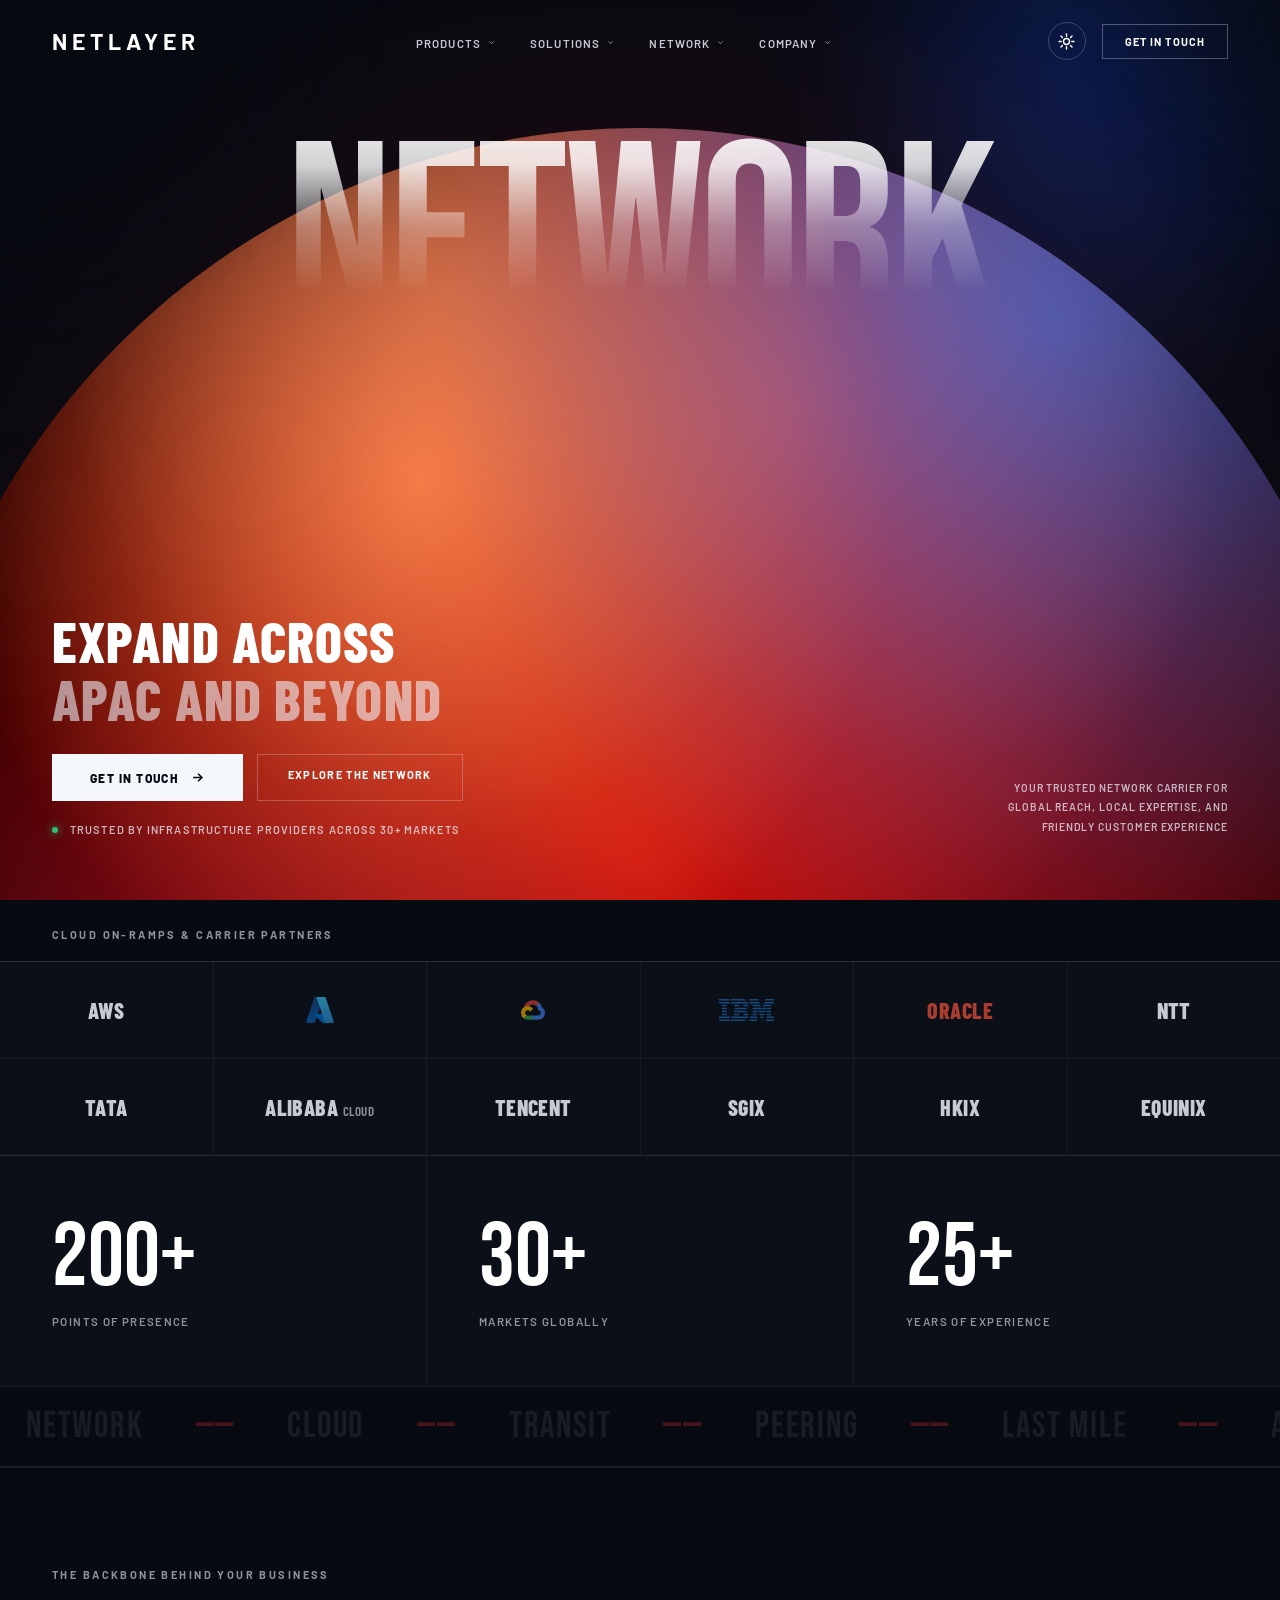
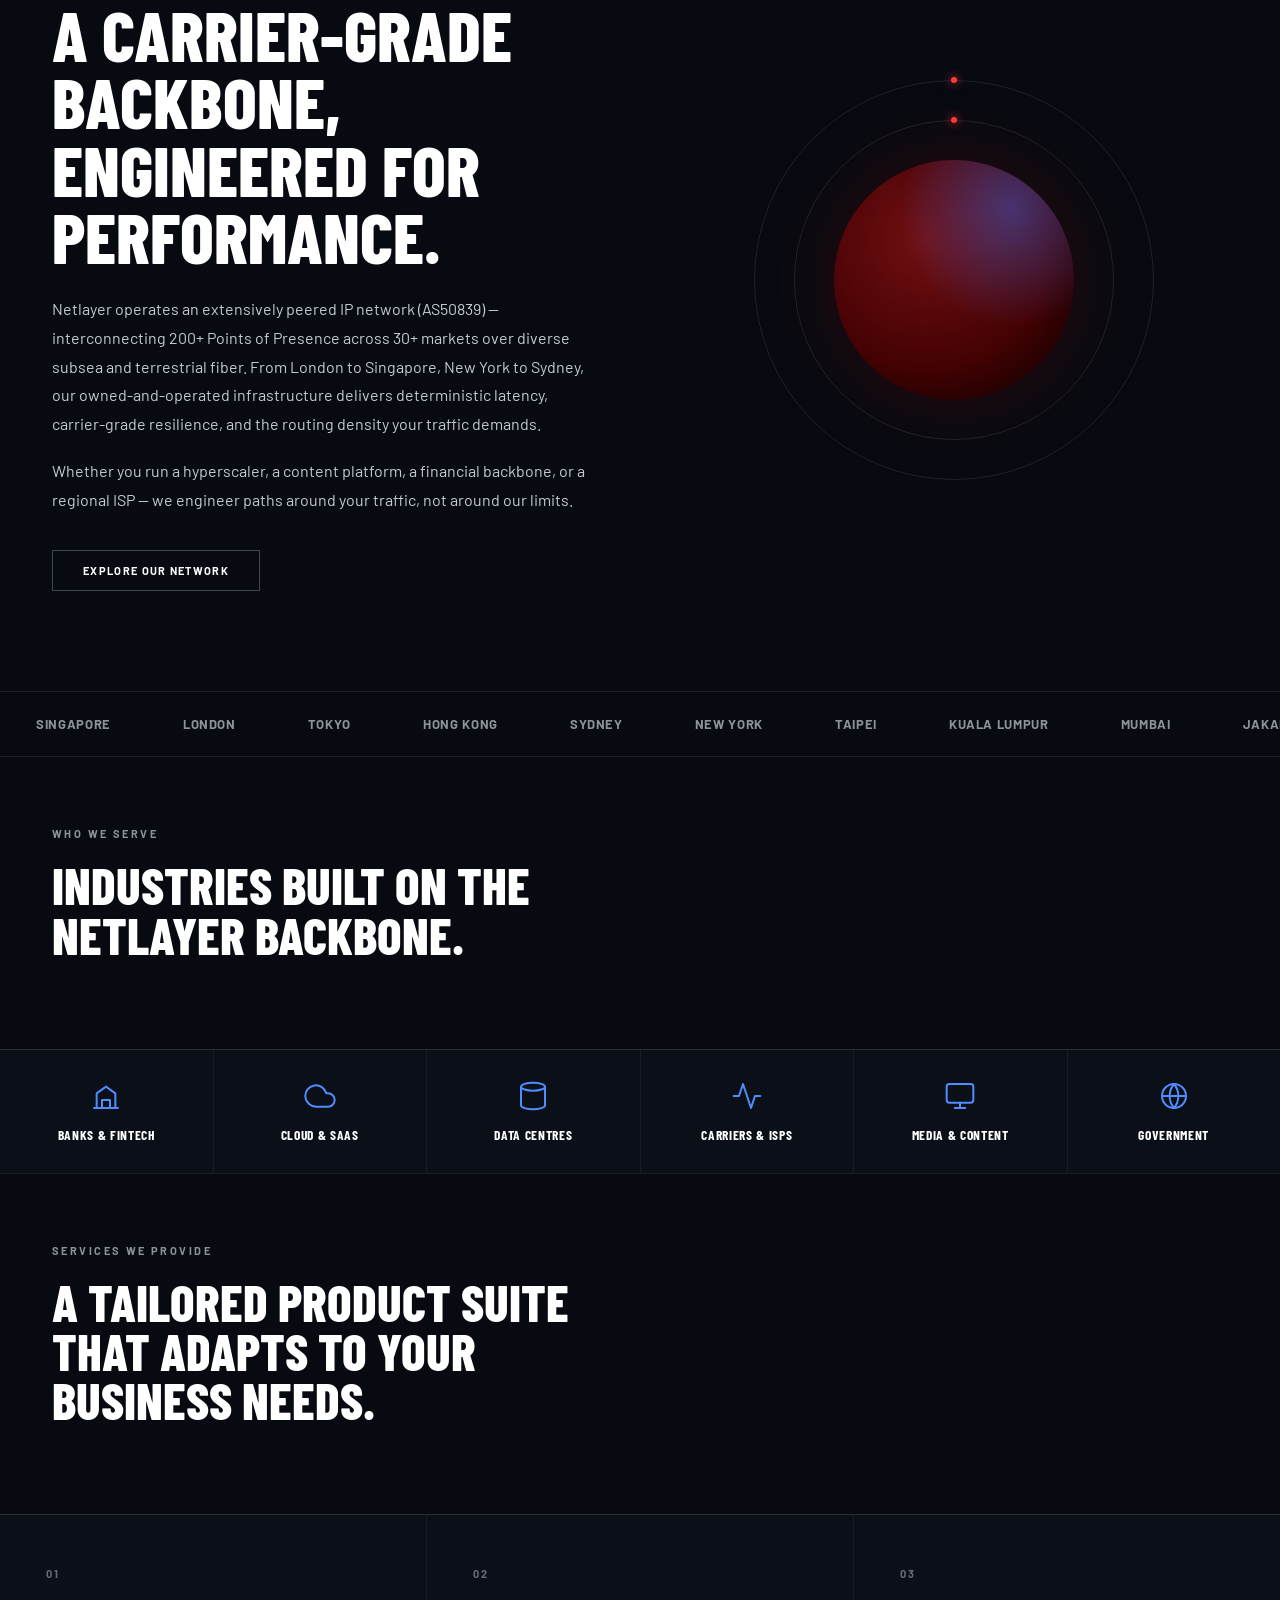
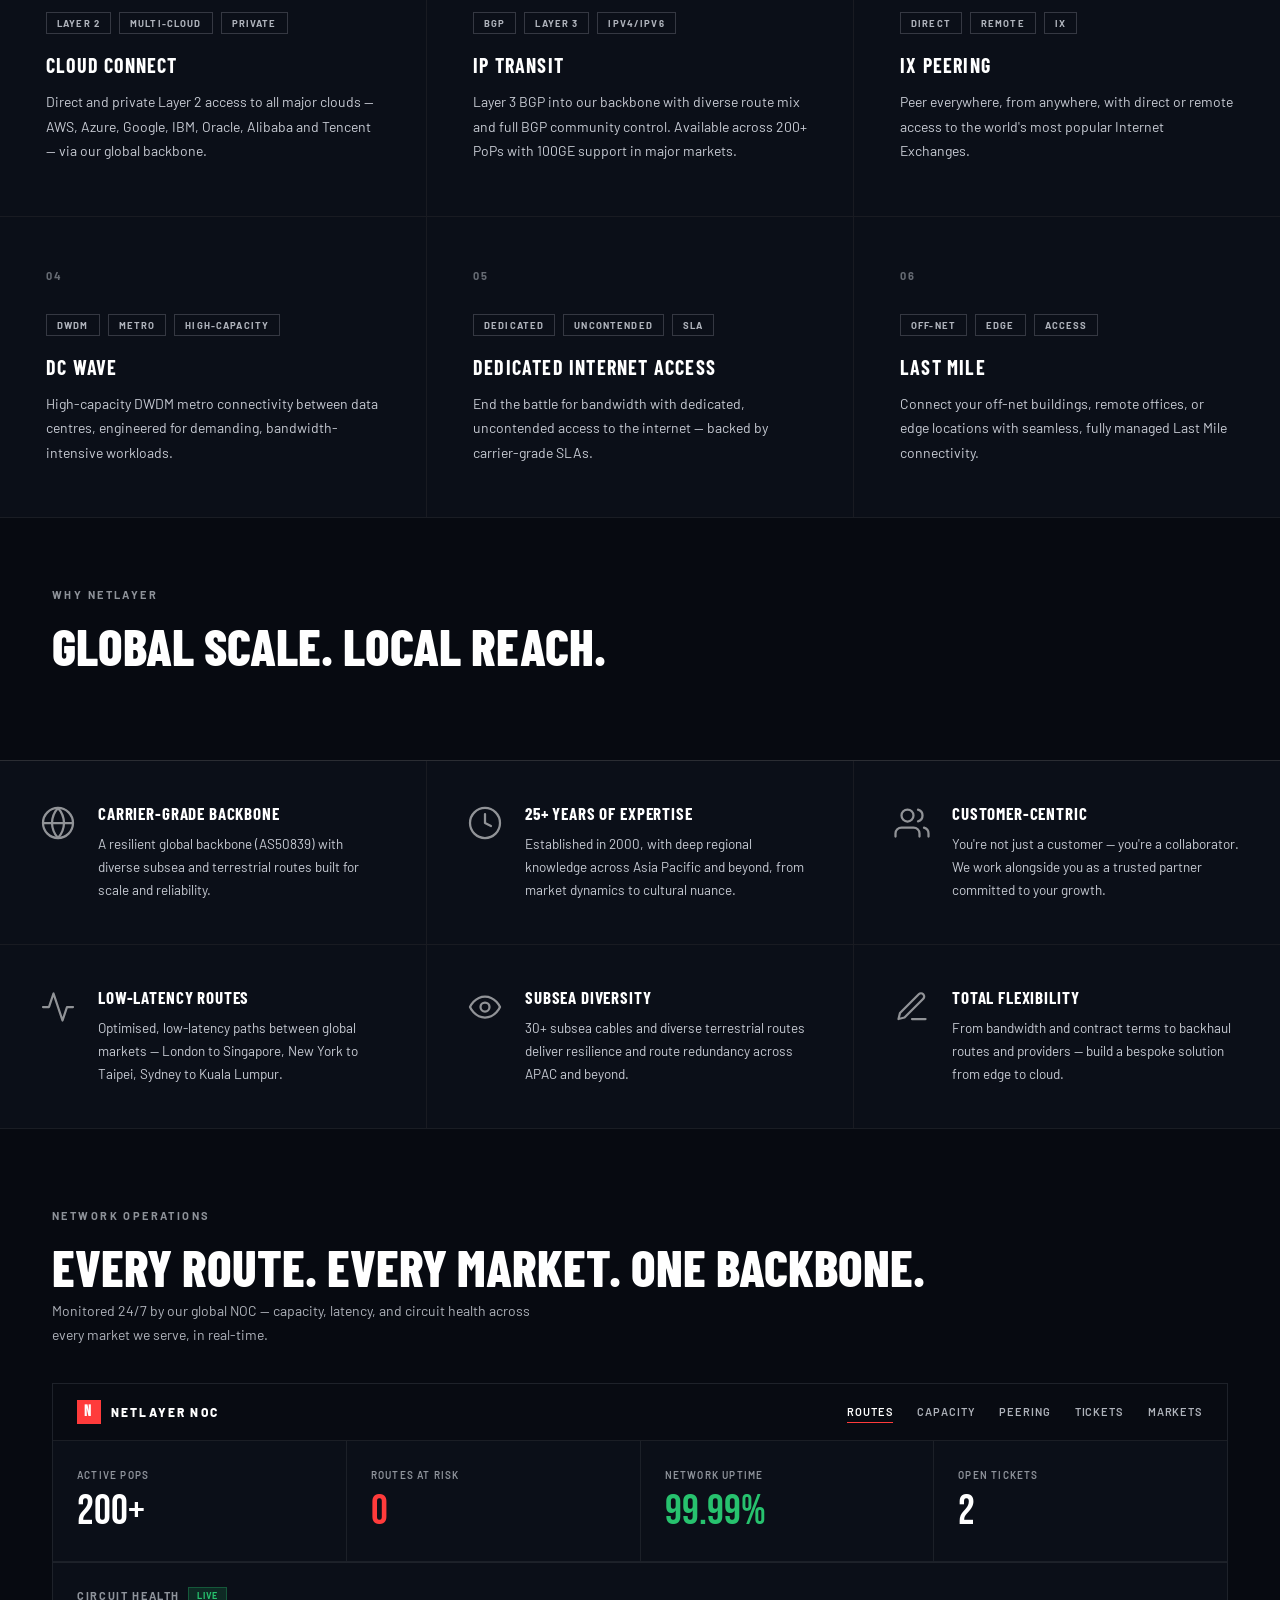
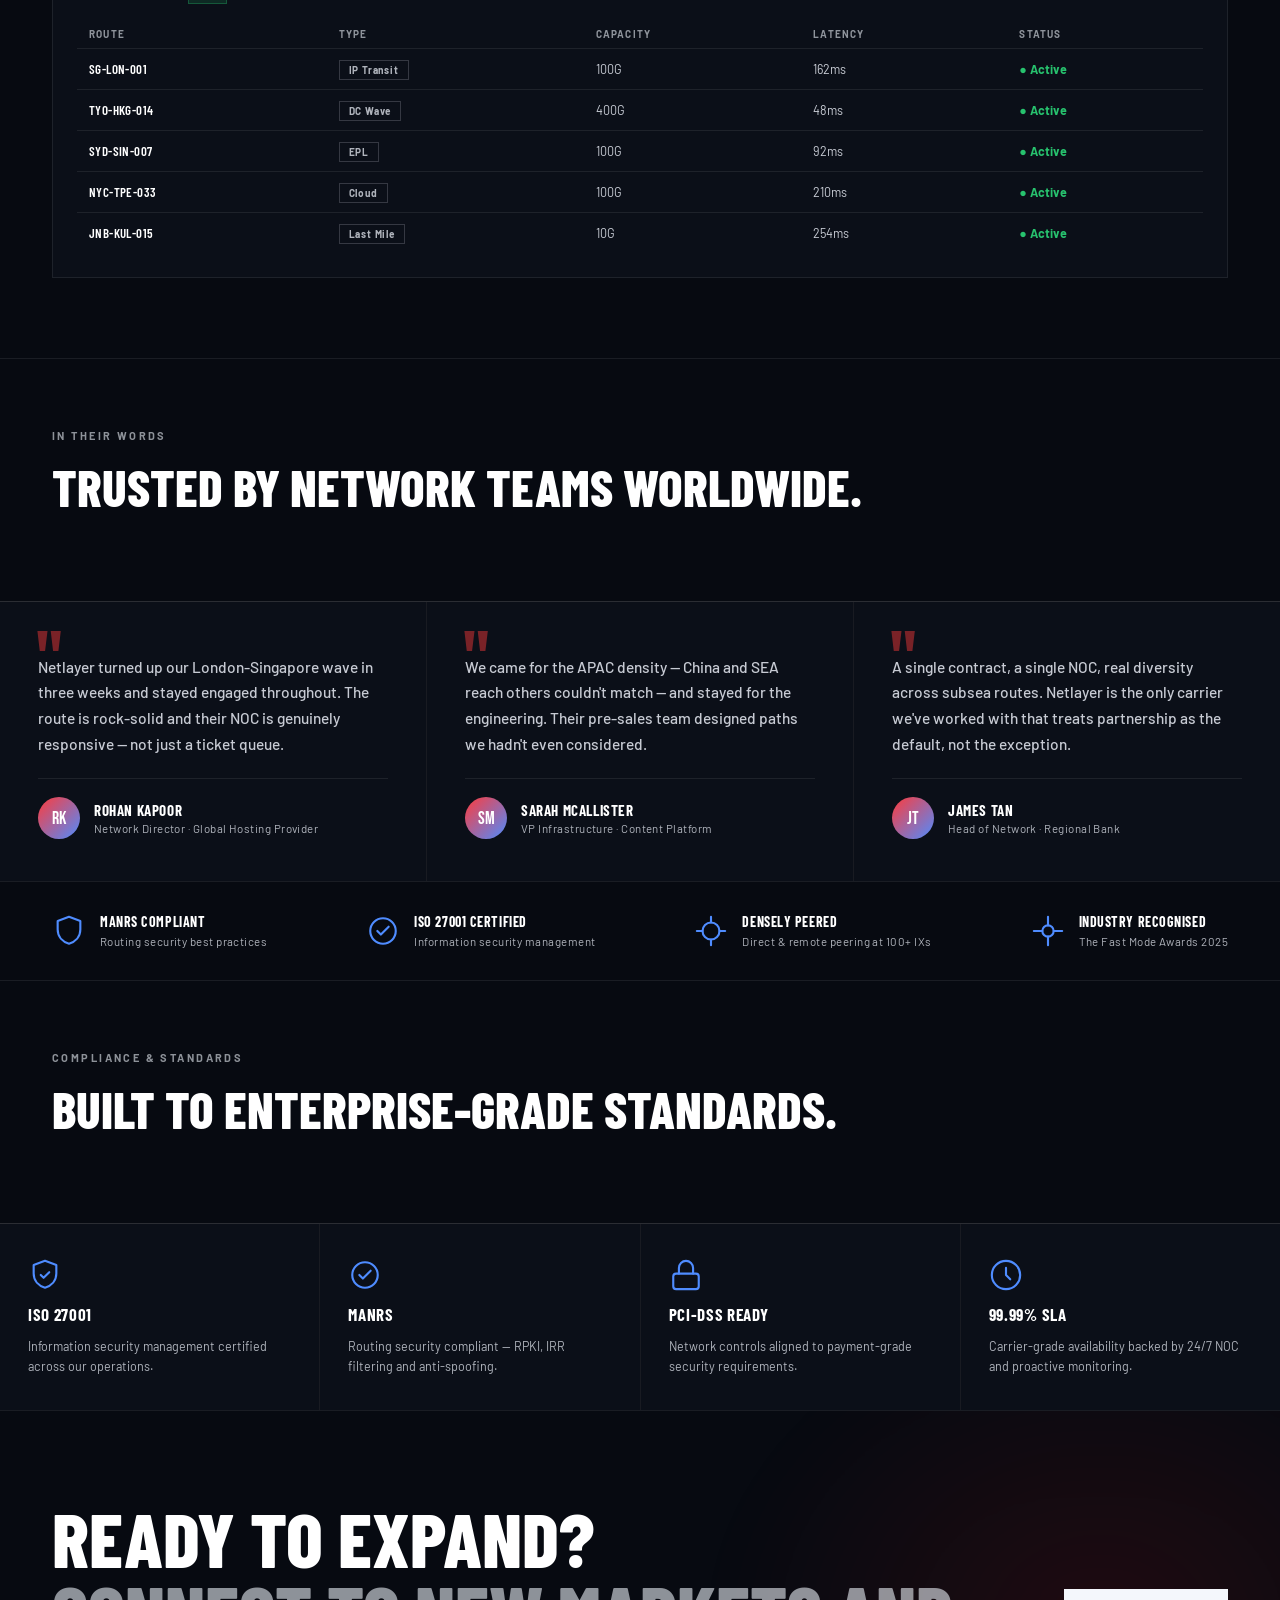
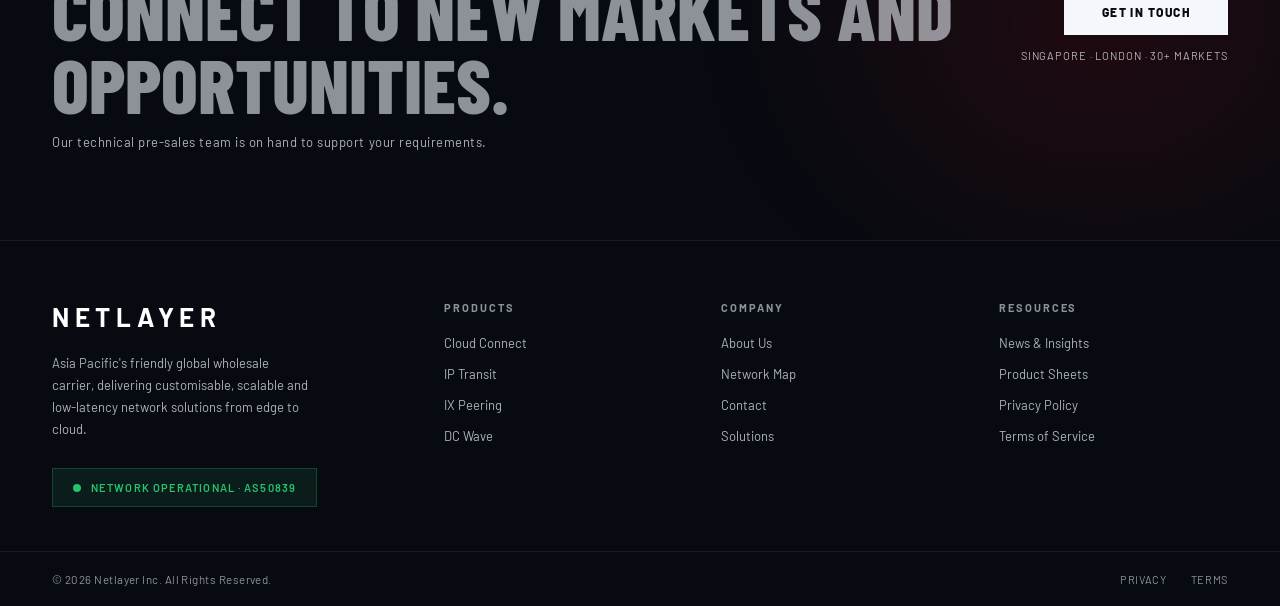
<file: index.html>
<!DOCTYPE html>
<html lang="en">
<head>
<meta charset="UTF-8">
<meta name="viewport" content="width=device-width, initial-scale=1.0">
<title>NETLAYER — Expand Across APAC and Beyond | Global Network Carrier</title>
<meta name="description" content="Netlayer is your trusted global wholesale network carrier — 200+ PoPs across 30+ markets, backed by global backbone AS50839. Cloud Connect, IP Transit, IX Peering, DC Wave, DIA, Last Mile and EPL.">
<meta name="theme-color" content="#070a11">
<link rel="canonical" href="https://www.netlayer.io/">
<meta property="og:type" content="website">
<meta property="og:site_name" content="Netlayer">
<meta property="og:title" content="NETLAYER — Expand Across APAC and Beyond | Global Network Carrier">
<meta property="og:description" content="Netlayer is your trusted global wholesale network carrier — 200+ PoPs across 30+ markets, backed by global backbone AS50839. Cloud Connect, IP Transit, IX Peering, DC Wave, DIA, Last Mile and EPL.">
<meta property="og:url" content="https://www.netlayer.io/">
<meta property="og:image" content="https://www.netlayer.io/assets/og-image.svg">
<meta name="twitter:card" content="summary_large_image">
<meta name="twitter:title" content="NETLAYER — Expand Across APAC and Beyond | Global Network Carrier">
<meta name="twitter:description" content="Netlayer is your trusted global wholesale network carrier — 200+ PoPs across 30+ markets, backed by global backbone AS50839. Cloud Connect, IP Transit, IX Peering, DC Wave, DIA, Last Mile and EPL.">
<meta name="twitter:image" content="https://www.netlayer.io/assets/og-image.svg">
<link rel="icon" type="image/svg+xml" href="assets/favicon.svg">
<link rel="preconnect" href="https://fonts.googleapis.com">
<link rel="preconnect" href="https://fonts.gstatic.com" crossorigin>
<link href="https://fonts.googleapis.com/css2?family=Bebas+Neue&family=Barlow:ital,wght@0,300;0,400;0,500;0,600;0,700;0,800;0,900;1,600&family=Barlow+Condensed:wght@300;400;600;700;800;900&display=swap" rel="stylesheet">
<link rel="stylesheet" href="assets/css/styles.css">
<script>(function(){try{var t=localStorage.getItem('netlayer-theme');if(t==='light')document.documentElement.setAttribute('data-theme','light');}catch(e){}})();</script>
</head>
<body>
<a href="#main" class="skip-link">Skip to content</a>
<div id="nav-mount"></div>
<main id="main">
<section class="hero">
    <div class="blue-glow"></div>
    <div class="left-amb"></div>
    <div class="blockchain-text">NETWORK</div>
    <div class="sphere-wrap">
      <div class="sphere-halo"></div>
      <div class="sphere"><div class="sphere-shine"></div></div>
    </div>
    <div class="hero-bottom">
      <div class="hero-tagline">
        <h2>Expand across<span class="dim">APAC and beyond</span></h2>
        <div class="hero-cta">
          <a class="btn-primary" href="contact">Get in touch
            <svg width="15" height="15" viewBox="0 0 24 24" fill="none" stroke="currentColor" stroke-width="2.5" style="margin-left:8px;vertical-align:-2px"><path d="M5 12h14M13 6l6 6-6 6"/></svg>
          </a>
          <a class="btn-outline" style="margin-top:0" href="network-map">Explore the network</a>
        </div>
        <div class="hero-trust"><span class="ht-dot"></span> Trusted by infrastructure providers across 30+ markets</div>
      </div>
      <div class="hero-desc">Your trusted network carrier for global reach, local expertise, and friendly customer experience</div>
    </div>
  </section>

  <div class="logo-eyebrow-row">
    <div class="eyebrow">Cloud On-Ramps &amp; Carrier Partners</div>
  </div>
  <div class="logo-wall">
    <div class="logo-tile" title="Amazon Web Services"><span class="wordmark">aws</span></div>
    <div class="logo-tile" title="Microsoft Azure">
      <svg viewBox="0 0 96 96" xmlns="http://www.w3.org/2000/svg" style="height:30px"><defs><linearGradient id="az1" x1="-1032.17" x2="-1059.21" y1="145.31" y2="65.43" gradientTransform="matrix(1 0 0 -1 1075 158)" gradientUnits="userSpaceOnUse"><stop offset="0" stop-color="#114a8b"/><stop offset="1" stop-color="#0669bc"/></linearGradient><linearGradient id="az3" x1="-1027.16" x2="-997.48" y1="147.64" y2="68.56" gradientTransform="matrix(1 0 0 -1 1075 158)" gradientUnits="userSpaceOnUse"><stop offset="0" stop-color="#3ccbf4"/><stop offset="1" stop-color="#2892df"/></linearGradient></defs><path fill="url(#az1)" d="M33.34 6.54h26.04l-27.03 80.1a4.15 4.15 0 0 1-3.94 2.81H8.15a4.14 4.14 0 0 1-3.93-5.47L29.4 9.38a4.15 4.15 0 0 1 3.94-2.83z"/><path fill="#0078d4" d="M71.17 60.26H29.88a1.91 1.91 0 0 0-1.3 3.31l26.53 24.76a4.17 4.17 0 0 0 2.85 1.13h23.38z"/><path fill="url(#az3)" d="M66.6 9.36a4.14 4.14 0 0 0-3.93-2.82H33.65a4.15 4.15 0 0 1 3.93 2.82l25.18 74.62a4.15 4.15 0 0 1-3.93 5.48h29.02a4.15 4.15 0 0 0 3.93-5.48z"/></svg>
    </div>
    <div class="logo-tile" title="Google Cloud">
      <svg xmlns="http://www.w3.org/2000/svg" viewBox="0 -25 256 256" style="height:24px"><path fill="#EA4335" d="m170.252 56.819 22.253-22.253 1.483-9.37C153.437-11.677 88.976-7.496 52.42 33.92 42.267 45.423 34.734 59.764 30.717 74.573l7.97-1.123 44.505-7.34 3.436-3.513c19.797-21.742 53.27-24.667 76.128-6.168l7.496.39Z"/><path fill="#4285F4" d="M224.205 73.918a100.249 100.249 0 0 0-30.217-48.722l-31.232 31.232a55.515 55.515 0 0 1 20.379 44.037v5.544c15.35 0 27.797 12.445 27.797 27.796 0 15.352-12.446 27.485-27.797 27.485h-55.671l-5.466 5.934v33.34l5.466 5.231h55.67c39.93.311 72.553-31.494 72.864-71.424a72.303 72.303 0 0 0-31.793-60.453"/><path fill="#34A853" d="M71.87 205.796h55.593V161.29H71.87a27.275 27.275 0 0 1-11.399-2.498l-7.887 2.42-22.409 22.253-1.952 7.574c12.567 9.489 27.9 14.825 43.647 14.757"/><path fill="#FBBC05" d="M71.87 61.425C31.94 61.664-.237 94.228.001 134.159a72.301 72.301 0 0 0 28.222 56.88l32.248-32.246c-13.99-6.322-20.208-22.786-13.887-36.776 6.32-13.99 22.786-20.208 36.775-13.888a27.796 27.796 0 0 1 13.887 13.888l32.248-32.248A72.224 72.224 0 0 0 71.87 61.425"/></svg>
    </div>
    <div class="logo-tile" title="IBM Cloud">
      <svg xmlns="http://www.w3.org/2000/svg" viewBox="0 0 1000 400" style="height:22px"><path fill="#1f70c1" d="M0 0v27.367h194.648V0H0zm222.226 0v27.367h277.383S471.276 0 433.75 0H222.226zm331.797 0v27.367h167.812L711.875 0H554.023zm288.125 0-9.961 27.367h166.289V0H842.148zM0 53.222v27.367h194.648V53.222H0zm222.226.039V80.59h309.57s-3.615-21.063-9.922-27.329H222.226zm331.797 0V80.59h186.211l-9.219-27.329H554.023zm268.203 0-9.219 27.329h185.469V53.261h-176.25zM55.937 106.444v27.406h84.297v-27.406H55.937zm222.227 0v27.406h84.297v-27.406h-84.297zm166.289 0v27.406h84.297s5.352-14.473 5.352-27.406h-89.649zm165.508 0v27.406h149.453l-9.961-27.406H609.961zm193.906 0-10 27.406h150.195v-27.406H803.867zm-747.93 53.262v27.367h84.297v-27.367H55.937zm222.227 0v27.367h215.312s18.012-14.042 23.75-27.367H278.164zm331.797 0v27.367h84.297v-15.234l5.352 15.234h154.414l5.742-15.234v15.234h84.297v-27.367H785.82l-8.398 23.18-8.438-23.18H609.961zM55.937 212.928v27.367h84.297v-27.367H55.937zm222.227 0v27.367h239.062c-5.739-13.281-23.75-27.367-23.75-27.367H278.164zm331.797 0v27.367h84.297v-27.367h-84.297zm99.609 0 10.195 27.367h115.781l9.688-27.367H709.57zm150.195 0v27.367h84.297v-27.367h-84.297zM55.937 266.15v27.366h84.297V266.15H55.937zm222.227 0v27.366h84.297V266.15h-84.297zm166.289 0v27.366h89.648c0-12.915-5.352-27.366-5.352-27.366h-84.296zm165.508 0v27.366h84.297V266.15h-84.297zm118.75 0 9.883 27.366h77.617l9.961-27.366h-97.461zm131.054 0v27.366h84.297V266.15h-84.297zM1.523 319.372v27.406h194.648v-27.406H1.523zm220.703 0v27.406h299.648c6.307-6.275 9.922-27.406 9.922-27.406h-309.57zm333.321 0v27.406h138.711v-27.406H555.547zm192.343 0 10.156 27.406h39.492l9.531-27.406H747.89zm111.875 0v27.406H1000v-27.406H859.765zM1.523 372.633V400h194.648v-27.367H1.523zm220.703 0v27.328H433.75c37.526 0 65.859-27.328 65.859-27.328H222.226zm333.321 0V400h138.711v-27.367H555.547zm211.601 0 9.766 27.29 1.68.038 9.922-27.328h-21.368zm92.617 0V400H1000v-27.367H859.765z"/></svg>
    </div>
    <div class="logo-tile" title="Oracle Cloud"><span class="wordmark" style="color:#c74634;opacity:.85">ORACLE</span></div>
    <div class="logo-tile" title="NTT"><span class="wordmark">NTT</span></div>
    <div class="logo-tile" title="Tata Communications"><span class="wordmark">TATA</span></div>
    <div class="logo-tile" title="Alibaba Cloud"><span class="wordmark">Alibaba <small>Cloud</small></span></div>
    <div class="logo-tile" title="Tencent Cloud"><span class="wordmark">Tencent</span></div>
    <div class="logo-tile" title="SGIX"><span class="wordmark">SGIX</span></div>
    <div class="logo-tile" title="HKIX"><span class="wordmark">HKIX</span></div>
    <div class="logo-tile" title="Equinix"><span class="wordmark">equinix</span></div>
  </div>

  <div class="stats-grid">
    <div class="stat-cell"><div class="stat-num" data-count="200" data-suffix="+">200+</div><div class="stat-label">Points of Presence</div></div>
    <div class="stat-cell"><div class="stat-num" data-count="30" data-suffix="+">30+</div><div class="stat-label">Markets Globally</div></div>
    <div class="stat-cell"><div class="stat-num" data-count="25" data-suffix="+">25+</div><div class="stat-label">Years of Experience</div></div>
  </div>

  <div class="marquee-wrap">
    <div class="marquee-track">
      <span class="marquee-item">NETWORK</span><span class="marquee-item red">——</span>
      <span class="marquee-item">CLOUD</span><span class="marquee-item red">——</span>
      <span class="marquee-item">TRANSIT</span><span class="marquee-item red">——</span>
      <span class="marquee-item">PEERING</span><span class="marquee-item red">——</span>
      <span class="marquee-item">LAST MILE</span><span class="marquee-item red">——</span>
      <span class="marquee-item">APAC</span><span class="marquee-item red">——</span>
      <span class="marquee-item">NETWORK</span><span class="marquee-item red">——</span>
      <span class="marquee-item">CLOUD</span><span class="marquee-item red">——</span>
      <span class="marquee-item">TRANSIT</span><span class="marquee-item red">——</span>
      <span class="marquee-item">PEERING</span><span class="marquee-item red">——</span>
      <span class="marquee-item">LAST MILE</span><span class="marquee-item red">——</span>
      <span class="marquee-item">APAC</span><span class="marquee-item red">——</span>
    </div>
  </div>

  <section class="section">
    <div class="two-col" style="align-items:center">
      <div>
        <div class="eyebrow">The Backbone Behind Your Business</div>
        <div class="section-heading">A carrier-grade backbone, engineered for performance.</div>
        <p class="section-body">Netlayer operates an extensively peered IP network (AS50839) — interconnecting 200+ Points of Presence across 30+ markets over diverse subsea and terrestrial fiber. From London to Singapore, New York to Sydney, our owned-and-operated infrastructure delivers deterministic latency, carrier-grade resilience, and the routing density your traffic demands.</p>
        <p class="section-body" style="margin-top:18px">Whether you run a hyperscaler, a content platform, a financial backbone, or a regional ISP — we engineer paths around your traffic, not around our limits.</p>
        <a class="btn-outline" href="network">Explore Our Network</a>
      </div>
      <div class="orb-wrap">
        <div class="orbit"><div class="o-dot"></div></div>
        <div class="orbit"><div class="o-dot"></div></div>
        <div class="orb"></div>
      </div>
    </div>
  </section>

  <div class="logo-marquee-wrap">
    <div class="logo-marquee-track">
      <span class="logo-item">Singapore</span><span class="logo-item">London</span>
      <span class="logo-item">Tokyo</span><span class="logo-item">Hong Kong</span>
      <span class="logo-item">Sydney</span><span class="logo-item">New York</span>
      <span class="logo-item">Taipei</span><span class="logo-item">Kuala Lumpur</span>
      <span class="logo-item">Mumbai</span><span class="logo-item">Jakarta</span>
      <span class="logo-item">Singapore</span><span class="logo-item">London</span>
      <span class="logo-item">Tokyo</span><span class="logo-item">Hong Kong</span>
      <span class="logo-item">Sydney</span><span class="logo-item">New York</span>
      <span class="logo-item">Taipei</span><span class="logo-item">Kuala Lumpur</span>
      <span class="logo-item">Mumbai</span><span class="logo-item">Jakarta</span>
    </div>
  </div>

  <section class="section-sm">
    <div class="eyebrow">Who We Serve</div>
    <div class="section-heading-sm" style="max-width:620px">Industries built on the Netlayer backbone.</div>
  </section>
  <div class="industries">
    <div class="industry"><div class="ic"><svg viewBox="0 0 24 24"><path d="M3 21h18M5 21V10l7-5 7 5v11M9 21v-6h6v6"/></svg></div><div class="nm">Banks &amp; Fintech</div></div>
    <div class="industry"><div class="ic"><svg viewBox="0 0 24 24"><path d="M18 10h-1.26A8 8 0 1 0 9 20h9a5 5 0 0 0 0-10z"/></svg></div><div class="nm">Cloud &amp; SaaS</div></div>
    <div class="industry"><div class="ic"><svg viewBox="0 0 24 24"><ellipse cx="12" cy="5" rx="9" ry="3"/><path d="M3 5v14a9 3 0 0 0 18 0V5"/></svg></div><div class="nm">Data Centres</div></div>
    <div class="industry"><div class="ic"><svg viewBox="0 0 24 24"><path d="M22 12h-4l-3 9L9 3l-3 9H2"/></svg></div><div class="nm">Carriers &amp; ISPs</div></div>
    <div class="industry"><div class="ic"><svg viewBox="0 0 24 24"><rect x="2" y="3" width="20" height="14" rx="2"/><line x1="8" y1="21" x2="16" y2="21"/><line x1="12" y1="17" x2="12" y2="21"/></svg></div><div class="nm">Media &amp; Content</div></div>
    <div class="industry"><div class="ic"><svg viewBox="0 0 24 24"><circle cx="12" cy="12" r="9"/><path d="M3 12h18M12 3a14 14 0 0 1 0 18 14 14 0 0 1 0-18Z"/></svg></div><div class="nm">Government</div></div>
  </div>

  <section class="section-sm">
    <div class="eyebrow">Services We Provide</div>
    <div class="section-heading-sm" style="max-width:560px">A tailored product suite that adapts to your business needs.</div>
  </section>
  <div class="cards-grid">
    <div class="card" href="cloud-connect" style="cursor:pointer">
      <div class="card-num">01</div>
      <div class="card-tag-row"><span class="card-tag">Layer 2</span><span class="card-tag">Multi-cloud</span><span class="card-tag">Private</span></div>
      <div class="card-title">Cloud Connect</div>
      <div class="card-desc">Direct and private Layer 2 access to all major clouds — AWS, Azure, Google, IBM, Oracle, Alibaba and Tencent — via our global backbone.</div>
    </div>
    <div class="card" href="ip-transit" style="cursor:pointer">
      <div class="card-num">02</div>
      <div class="card-tag-row"><span class="card-tag">BGP</span><span class="card-tag">Layer 3</span><span class="card-tag">IPv4/IPv6</span></div>
      <div class="card-title">IP Transit</div>
      <div class="card-desc">Layer 3 BGP into our backbone with diverse route mix and full BGP community control. Available across 200+ PoPs with 100GE support in major markets.</div>
    </div>
    <div class="card" href="ix-peering" style="cursor:pointer">
      <div class="card-num">03</div>
      <div class="card-tag-row"><span class="card-tag">Direct</span><span class="card-tag">Remote</span><span class="card-tag">IX</span></div>
      <div class="card-title">IX Peering</div>
      <div class="card-desc">Peer everywhere, from anywhere, with direct or remote access to the world's most popular Internet Exchanges.</div>
    </div>
    <div class="card" href="dc-wave" style="cursor:pointer">
      <div class="card-num">04</div>
      <div class="card-tag-row"><span class="card-tag">DWDM</span><span class="card-tag">Metro</span><span class="card-tag">High-capacity</span></div>
      <div class="card-title">DC Wave</div>
      <div class="card-desc">High-capacity DWDM metro connectivity between data centres, engineered for demanding, bandwidth-intensive workloads.</div>
    </div>
    <div class="card" href="dia" style="cursor:pointer">
      <div class="card-num">05</div>
      <div class="card-tag-row"><span class="card-tag">Dedicated</span><span class="card-tag">Uncontended</span><span class="card-tag">SLA</span></div>
      <div class="card-title">Dedicated Internet Access</div>
      <div class="card-desc">End the battle for bandwidth with dedicated, uncontended access to the internet — backed by carrier-grade SLAs.</div>
    </div>
    <div class="card" href="last-mile" style="cursor:pointer">
      <div class="card-num">06</div>
      <div class="card-tag-row"><span class="card-tag">Off-net</span><span class="card-tag">Edge</span><span class="card-tag">Access</span></div>
      <div class="card-title">Last Mile</div>
      <div class="card-desc">Connect your off-net buildings, remote offices, or edge locations with seamless, fully managed Last Mile connectivity.</div>
    </div>
  </div>

  <section class="section-sm">
    <div class="eyebrow">Why Netlayer</div>
    <div class="section-heading-sm">Global scale. Local reach.</div>
  </section>
  <div class="adv-list">
    <div class="adv-item">
      <div class="adv-icon"><svg viewBox="0 0 24 24"><circle cx="12" cy="12" r="10"/><line x1="2" y1="12" x2="22" y2="12"/><path d="M12 2a15.3 15.3 0 0 1 4 10 15.3 15.3 0 0 1-4 10 15.3 15.3 0 0 1-4-10 15.3 15.3 0 0 1 4-10z"/></svg></div>
      <div><div class="adv-title">Carrier-Grade Backbone</div><div class="adv-desc">A resilient global backbone (AS50839) with diverse subsea and terrestrial routes built for scale and reliability.</div></div>
    </div>
    <div class="adv-item">
      <div class="adv-icon"><svg viewBox="0 0 24 24"><circle cx="12" cy="12" r="10"/><polyline points="12 6 12 12 16 14"/></svg></div>
      <div><div class="adv-title">25+ Years of Expertise</div><div class="adv-desc">Established in 2000, with deep regional knowledge across Asia Pacific and beyond, from market dynamics to cultural nuance.</div></div>
    </div>
    <div class="adv-item">
      <div class="adv-icon"><svg viewBox="0 0 24 24"><path d="M17 21v-2a4 4 0 0 0-4-4H5a4 4 0 0 0-4 4v2"/><circle cx="9" cy="7" r="4"/><path d="M23 21v-2a4 4 0 0 0-3-3.87"/><path d="M16 3.13a4 4 0 0 1 0 7.75"/></svg></div>
      <div><div class="adv-title">Customer-Centric</div><div class="adv-desc">You're not just a customer — you're a collaborator. We work alongside you as a trusted partner committed to your growth.</div></div>
    </div>
    <div class="adv-item">
      <div class="adv-icon"><svg viewBox="0 0 24 24"><polyline points="22 12 18 12 15 21 9 3 6 12 2 12"/></svg></div>
      <div><div class="adv-title">Low-Latency Routes</div><div class="adv-desc">Optimised, low-latency paths between global markets — London to Singapore, New York to Taipei, Sydney to Kuala Lumpur.</div></div>
    </div>
    <div class="adv-item">
      <div class="adv-icon"><svg viewBox="0 0 24 24"><path d="M2 12s3-7 10-7 10 7 10 7-3 7-10 7-10-7-10-7z"/><circle cx="12" cy="12" r="3"/></svg></div>
      <div><div class="adv-title">Subsea Diversity</div><div class="adv-desc">30+ subsea cables and diverse terrestrial routes deliver resilience and route redundancy across APAC and beyond.</div></div>
    </div>
    <div class="adv-item">
      <div class="adv-icon"><svg viewBox="0 0 24 24"><path d="M12 20h9"/><path d="M16.5 3.5a2.12 2.12 0 0 1 3 3L7 19l-4 1 1-4Z"/></svg></div>
      <div><div class="adv-title">Total Flexibility</div><div class="adv-desc">From bandwidth and contract terms to backhaul routes and providers — build a bespoke solution from edge to cloud.</div></div>
    </div>
  </div>

  <div class="dashboard-wrap">
    <div class="eyebrow">Network Operations</div>
    <div class="section-heading-sm" style="margin-bottom:8px">Every route. Every market. One backbone.</div>
    <p style="font-size:14px;color:rgba(var(--ink),.72);max-width:480px;line-height:1.7;margin-bottom:36px">Monitored 24/7 by our global NOC — capacity, latency, and circuit health across every market we serve, in real-time.</p>
    <div class="dashboard-inner">
      <div class="dash-header">
        <div class="dash-logo"><div class="dash-n">N</div>NETLAYER NOC</div>
        <div class="dash-nav">
          <span class="active">Routes</span><span>Capacity</span><span>Peering</span><span>Tickets</span><span>Markets</span>
        </div>
      </div>
      <div class="dash-body">
        <div class="dash-kpi"><div class="dash-kpi-label">Active PoPs</div><div class="dash-kpi-val">200+</div></div>
        <div class="dash-kpi"><div class="dash-kpi-label">Routes at Risk</div><div class="dash-kpi-val red">0</div></div>
        <div class="dash-kpi"><div class="dash-kpi-label">Network Uptime</div><div class="dash-kpi-val green">99.99%</div></div>
        <div class="dash-kpi"><div class="dash-kpi-label">Open Tickets</div><div class="dash-kpi-val">2</div></div>
        <div class="dash-table-wrap">
          <div class="dash-table-title">Circuit Health <span class="live-pill">LIVE</span></div>
          <table>
            <thead><tr><th>Route</th><th>Type</th><th>Capacity</th><th>Latency</th><th>Status</th></tr></thead>
            <tbody>
              <tr><td class="mono">SG-LON-001</td><td><span class="type-badge">IP Transit</span></td><td>100G</td><td>162ms</td><td class="green-val">● Active</td></tr>
              <tr><td class="mono">TYO-HKG-014</td><td><span class="type-badge">DC Wave</span></td><td>400G</td><td>48ms</td><td class="green-val">● Active</td></tr>
              <tr><td class="mono">SYD-SIN-007</td><td><span class="type-badge">EPL</span></td><td>100G</td><td>92ms</td><td class="green-val">● Active</td></tr>
              <tr><td class="mono">NYC-TPE-033</td><td><span class="type-badge">Cloud</span></td><td>100G</td><td>210ms</td><td class="green-val">● Active</td></tr>
              <tr><td class="mono">JNB-KUL-015</td><td><span class="type-badge">Last Mile</span></td><td>10G</td><td>254ms</td><td class="green-val">● Active</td></tr>
            </tbody>
          </table>
        </div>
      </div>
    </div>
  </div>

  <section class="section-sm">
    <div class="eyebrow">In Their Words</div>
    <div class="section-heading-sm">Trusted by network teams worldwide.</div>
  </section>
  <div class="testi-grid">
    <div class="testi-card">
      <div class="testi-quote">Netlayer turned up our London-Singapore wave in three weeks and stayed engaged throughout. The route is rock-solid and their NOC is genuinely responsive — not just a ticket queue.</div>
      <div class="testi-meta">
        <div class="testi-avatar">RK</div>
        <div><div class="testi-name">Rohan Kapoor</div><div class="testi-role">Network Director · Global Hosting Provider</div></div>
      </div>
    </div>
    <div class="testi-card">
      <div class="testi-quote">We came for the APAC density — China and SEA reach others couldn't match — and stayed for the engineering. Their pre-sales team designed paths we hadn't even considered.</div>
      <div class="testi-meta">
        <div class="testi-avatar">SM</div>
        <div><div class="testi-name">Sarah McAllister</div><div class="testi-role">VP Infrastructure · Content Platform</div></div>
      </div>
    </div>
    <div class="testi-card">
      <div class="testi-quote">A single contract, a single NOC, real diversity across subsea routes. Netlayer is the only carrier we've worked with that treats partnership as the default, not the exception.</div>
      <div class="testi-meta">
        <div class="testi-avatar">JT</div>
        <div><div class="testi-name">James Tan</div><div class="testi-role">Head of Network · Regional Bank</div></div>
      </div>
    </div>
  </div>

  <div class="awards">
    <div class="award"><div class="award-ic"><svg viewBox="0 0 24 24"><path d="M12 2 4 5v6c0 5 3.4 8.6 8 10 4.6-1.4 8-5 8-10V5l-8-3Z"/></svg></div><div><div class="award-t">MANRS Compliant</div><div class="award-d">Routing security best practices</div></div></div>
    <div class="award"><div class="award-ic"><svg viewBox="0 0 24 24"><circle cx="12" cy="12" r="9"/><path d="M8 12l2.5 2.5L16 9"/></svg></div><div><div class="award-t">ISO 27001 Certified</div><div class="award-d">Information security management</div></div></div>
    <div class="award"><div class="award-ic"><svg viewBox="0 0 24 24"><circle cx="12" cy="12" r="6"/><path d="M12 2v4M12 18v4M2 12h4M18 12h4"/></svg></div><div><div class="award-t">Densely Peered</div><div class="award-d">Direct &amp; remote peering at 100+ IXs</div></div></div>
    <div class="award"><div class="award-ic"><svg viewBox="0 0 24 24"><path d="M12 2v6m0 8v6M2 12h6m8 0h6"/><circle cx="12" cy="12" r="4"/></svg></div><div><div class="award-t">Industry Recognised</div><div class="award-d">The Fast Mode Awards 2025</div></div></div>
  </div>

  <section class="section-sm">
    <div class="eyebrow">Compliance &amp; Standards</div>
    <div class="section-heading-sm">Built to enterprise-grade standards.</div>
  </section>
  <div class="trust-strip">
    <div class="trust-cell">
      <div class="tb-ic"><svg viewBox="0 0 24 24"><path d="M12 2 4 5v6c0 5 3.4 8.6 8 10 4.6-1.4 8-5 8-10V5l-8-3Z"/><path d="m9 12 2 2 4-4"/></svg></div>
      <div class="tb-name">ISO 27001</div>
      <div class="tb-desc">Information security management certified across our operations.</div>
    </div>
    <div class="trust-cell">
      <div class="tb-ic"><svg viewBox="0 0 24 24"><circle cx="12" cy="12" r="9"/><path d="M8 12l2.5 2.5L16 9"/></svg></div>
      <div class="tb-name">MANRS</div>
      <div class="tb-desc">Routing security compliant — RPKI, IRR filtering and anti-spoofing.</div>
    </div>
    <div class="trust-cell">
      <div class="tb-ic"><svg viewBox="0 0 24 24"><rect x="3" y="11" width="18" height="11" rx="2"/><path d="M7 11V7a5 5 0 0 1 10 0v4"/></svg></div>
      <div class="tb-name">PCI-DSS Ready</div>
      <div class="tb-desc">Network controls aligned to payment-grade security requirements.</div>
    </div>
    <div class="trust-cell">
      <div class="tb-ic"><svg viewBox="0 0 24 24"><circle cx="12" cy="12" r="10"/><path d="M12 7v5l3 3"/></svg></div>
      <div class="tb-name">99.99% SLA</div>
      <div class="tb-desc">Carrier-grade availability backed by 24/7 NOC and proactive monitoring.</div>
    </div>
  </div>

  <div class="cta-banner">
    <div>
      <div class="cta-heading">Ready to expand?<br><em>Connect to new markets and opportunities.</em></div>
      <p class="cta-sub">Our technical pre-sales team is on hand to support your requirements.</p>
    </div>
    <div style="display:flex;flex-direction:column;align-items:flex-end;gap:14px;flex-shrink:0;position:relative;z-index:1">
      <a class="btn-primary" href="contact">Get in touch</a>
      <p style="font-size:11px;color:rgba(var(--ink),.72);letter-spacing:.08em;text-transform:uppercase">Singapore · London · 30+ Markets</p>
    </div>
  </div>

  <div class="footer-slot"></div>
</main>
<script src="assets/js/partials.js"></script>
<script src="assets/js/main.js"></script>
</body>
</html>
</file>
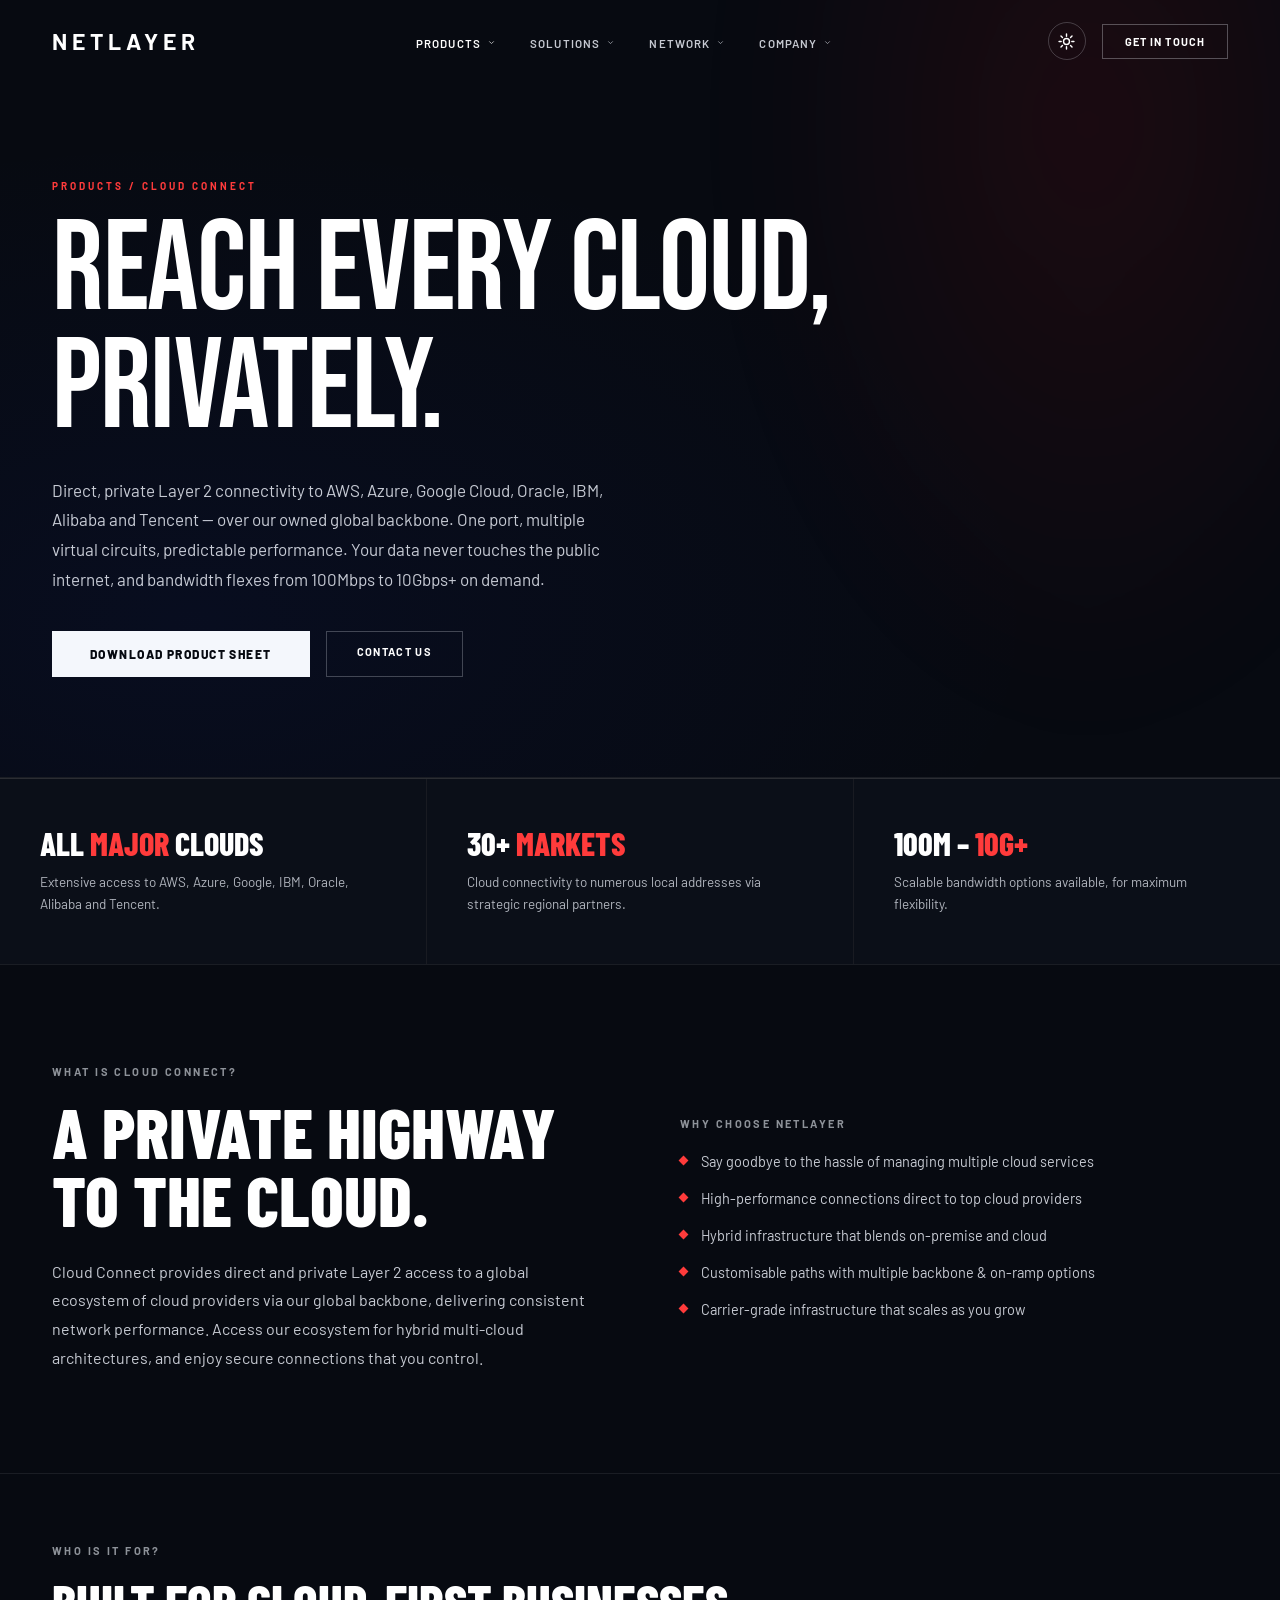
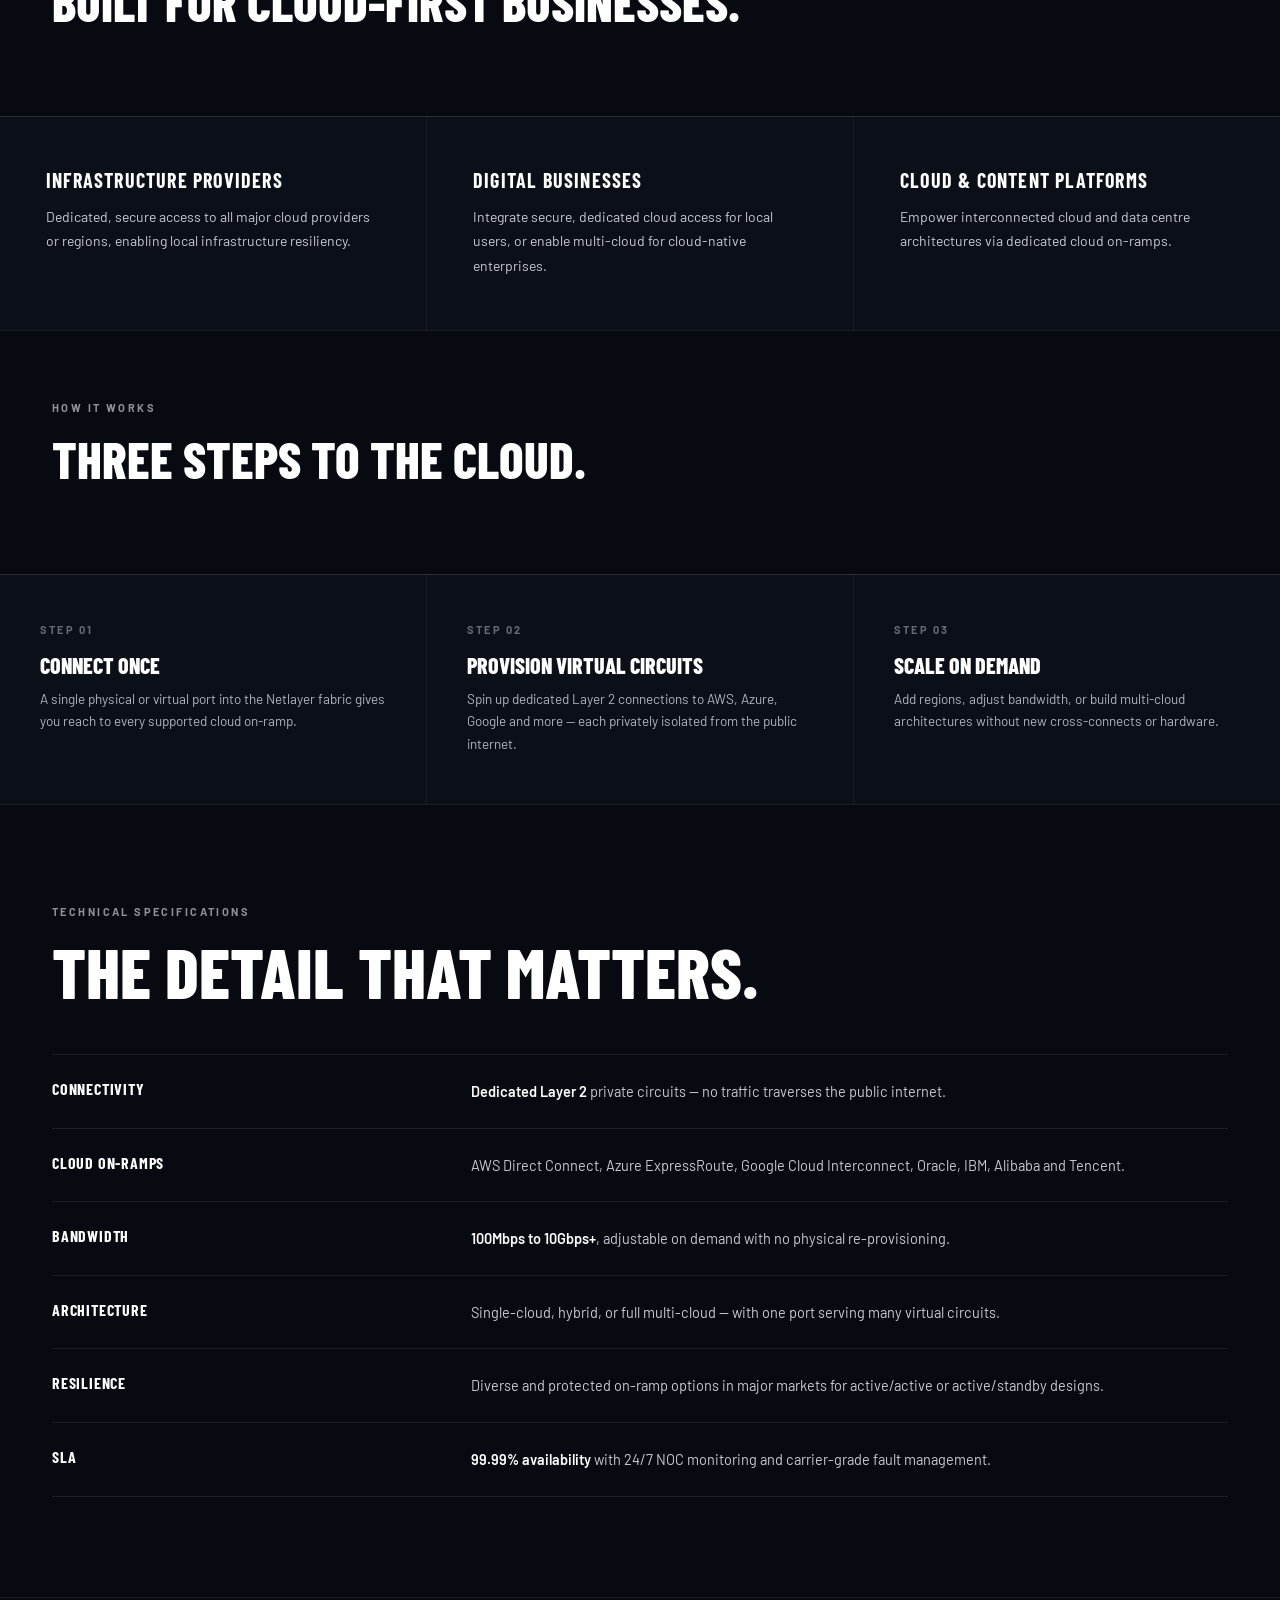
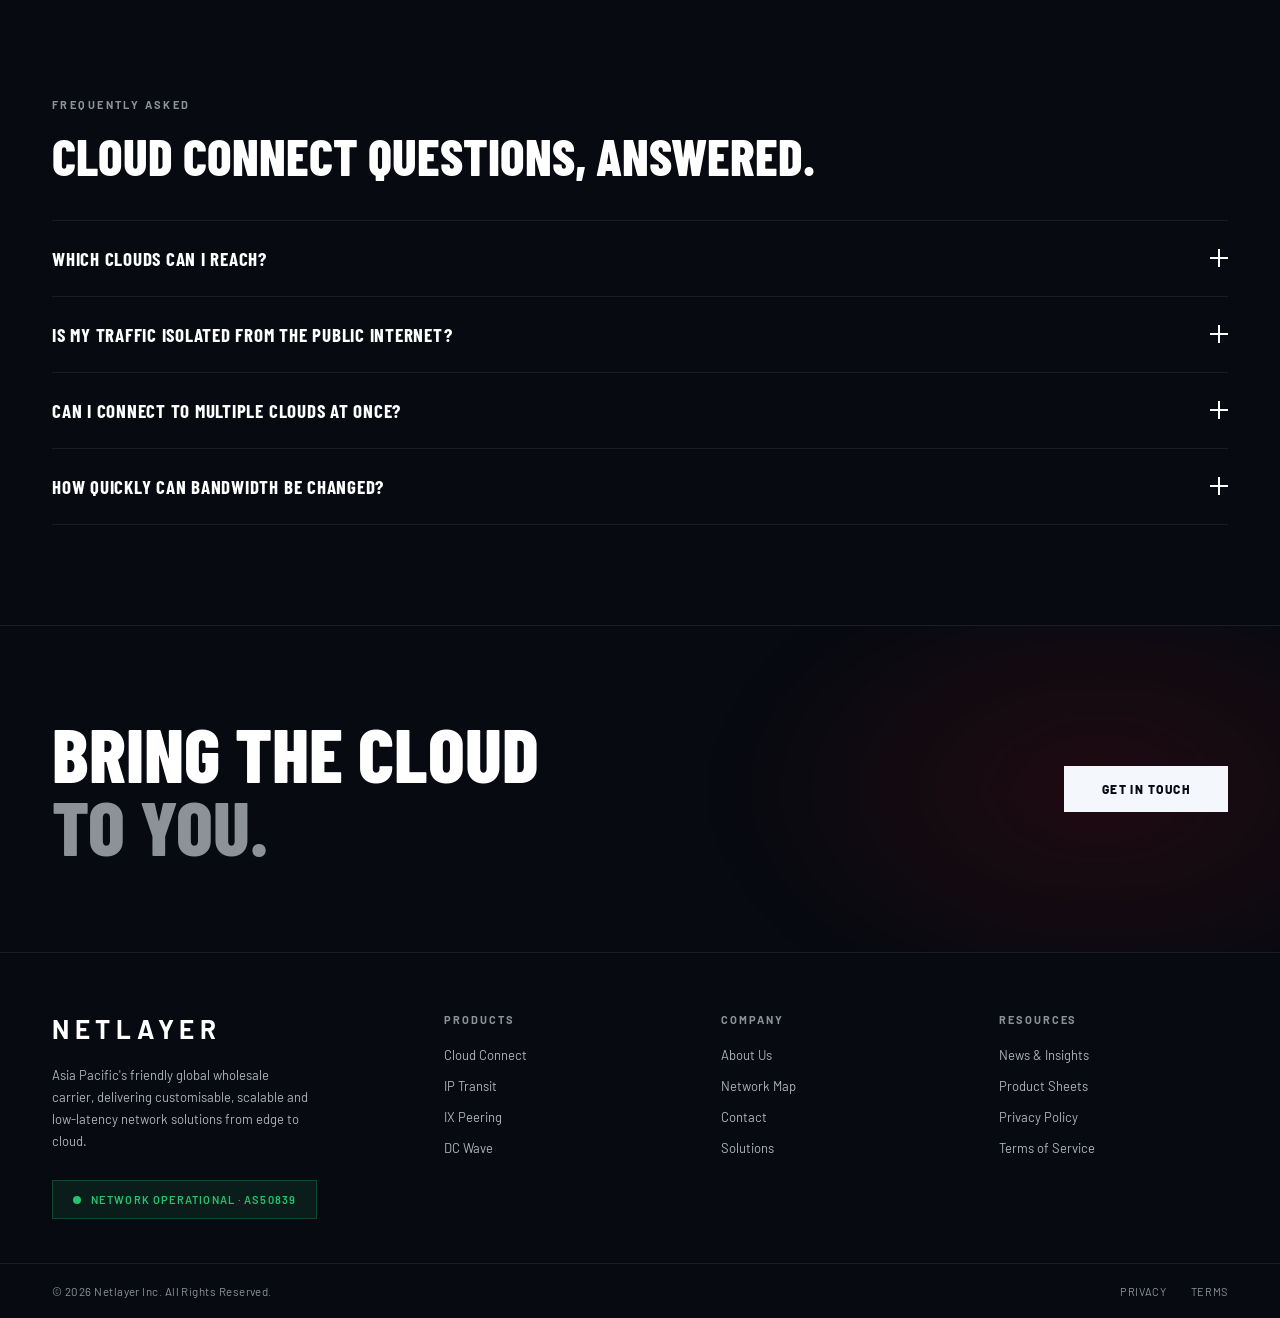
<file: cloud-connect.html>
<!DOCTYPE html>
<html lang="en">
<head>
<meta charset="UTF-8">
<meta name="viewport" content="width=device-width, initial-scale=1.0">
<title>Cloud Connect — Private Layer 2 Cloud Access | Netlayer</title>
<meta name="description" content="Direct, private Layer 2 access to AWS, Azure, Google, Oracle, IBM, Alibaba and Tencent via the Netlayer global backbone. 100Mbps to 10Gbps+.">
<meta name="theme-color" content="#070a11">
<link rel="canonical" href="https://www.netlayer.io/cloud-connect.html">
<meta property="og:type" content="website">
<meta property="og:site_name" content="Netlayer">
<meta property="og:title" content="Cloud Connect — Private Layer 2 Cloud Access | Netlayer">
<meta property="og:description" content="Direct, private Layer 2 access to AWS, Azure, Google, Oracle, IBM, Alibaba and Tencent via the Netlayer global backbone. 100Mbps to 10Gbps+.">
<meta property="og:url" content="https://www.netlayer.io/cloud-connect.html">
<meta property="og:image" content="https://www.netlayer.io/assets/og-image.svg">
<meta name="twitter:card" content="summary_large_image">
<meta name="twitter:title" content="Cloud Connect — Private Layer 2 Cloud Access | Netlayer">
<meta name="twitter:description" content="Direct, private Layer 2 access to AWS, Azure, Google, Oracle, IBM, Alibaba and Tencent via the Netlayer global backbone. 100Mbps to 10Gbps+.">
<meta name="twitter:image" content="https://www.netlayer.io/assets/og-image.svg">
<link rel="icon" type="image/svg+xml" href="assets/favicon.svg">
<link rel="preconnect" href="https://fonts.googleapis.com">
<link rel="preconnect" href="https://fonts.gstatic.com" crossorigin>
<link href="https://fonts.googleapis.com/css2?family=Bebas+Neue&family=Barlow:ital,wght@0,300;0,400;0,500;0,600;0,700;0,800;0,900;1,600&family=Barlow+Condensed:wght@300;400;600;700;800;900&display=swap" rel="stylesheet">
<link rel="stylesheet" href="assets/css/styles.css">
<script>(function(){try{var t=localStorage.getItem('netlayer-theme');if(t==='light')document.documentElement.setAttribute('data-theme','light');}catch(e){}})();</script>
</head>
<body>
<a href="#main" class="skip-link">Skip to content</a>
<div id="nav-mount"></div>
<main id="main">
<div class="inner-hero">
    <div class="page-label">Products / Cloud Connect</div>
    <div class="page-title">Reach every cloud,<br>privately.</div>
    <p class="page-sub">Direct, private Layer 2 connectivity to AWS, Azure, Google Cloud, Oracle, IBM, Alibaba and Tencent — over our owned global backbone. One port, multiple virtual circuits, predictable performance. Your data never touches the public internet, and bandwidth flexes from 100Mbps to 10Gbps+ on demand.</p>
    <div style="display:flex;gap:16px;margin-top:36px;position:relative;z-index:1;flex-wrap:wrap">
      <a class="btn-primary" href="contact">Download Product Sheet</a>
      <a class="btn-outline" style="margin-top:0" href="contact">Contact us</a>
    </div>
  </div>
  <div class="prod-highlights">
    <div class="ph-cell"><div class="ph-title">All <span class="accent">Major</span> Clouds</div><div class="ph-desc">Extensive access to AWS, Azure, Google, IBM, Oracle, Alibaba and Tencent.</div></div>
    <div class="ph-cell"><div class="ph-title">30+ <span class="accent">Markets</span></div><div class="ph-desc">Cloud connectivity to numerous local addresses via strategic regional partners.</div></div>
    <div class="ph-cell"><div class="ph-title">100M – <span class="accent">10G+</span></div><div class="ph-desc">Scalable bandwidth options available, for maximum flexibility.</div></div>
  </div>
  <section class="section">
    <div class="two-col">
      <div>
        <div class="eyebrow">What is Cloud Connect?</div>
        <div class="section-heading">A private highway to the cloud.</div>
        <p class="section-body">Cloud Connect provides direct and private Layer 2 access to a global ecosystem of cloud providers via our global backbone, delivering consistent network performance. Access our ecosystem for hybrid multi-cloud architectures, and enjoy secure connections that you control.</p>
      </div>
      <div>
        <div class="eyebrow">Why choose Netlayer</div>
        <ul class="benefit-list">
          <li>Say goodbye to the hassle of managing multiple cloud services</li>
          <li>High-performance connections direct to top cloud providers</li>
          <li>Hybrid infrastructure that blends on-premise and cloud</li>
          <li>Customisable paths with multiple backbone &amp; on-ramp options</li>
          <li>Carrier-grade infrastructure that scales as you grow</li>
        </ul>
      </div>
    </div>
  </section>
  <section class="section-sm"><div class="eyebrow">Who is it for?</div><div class="section-heading-sm">Built for cloud-first businesses.</div></section>
  <div class="cards-grid">
    <div class="card"><div class="card-title">Infrastructure Providers</div><div class="card-desc">Dedicated, secure access to all major cloud providers or regions, enabling local infrastructure resiliency.</div></div>
    <div class="card"><div class="card-title">Digital Businesses</div><div class="card-desc">Integrate secure, dedicated cloud access for local users, or enable multi-cloud for cloud-native enterprises.</div></div>
    <div class="card"><div class="card-title">Cloud &amp; Content Platforms</div><div class="card-desc">Empower interconnected cloud and data centre architectures via dedicated cloud on-ramps.</div></div>
  </div>

  <!-- HOW IT WORKS -->
  <section class="section-sm"><div class="eyebrow">How It Works</div><div class="section-heading-sm">Three steps to the cloud.</div></section>
  <div class="prod-highlights">
    <div class="ph-cell"><div class="card-num" style="margin-bottom:18px">STEP 01</div><div class="ph-title" style="font-size:22px">Connect Once</div><div class="ph-desc">A single physical or virtual port into the Netlayer fabric gives you reach to every supported cloud on-ramp.</div></div>
    <div class="ph-cell"><div class="card-num" style="margin-bottom:18px">STEP 02</div><div class="ph-title" style="font-size:22px">Provision Virtual Circuits</div><div class="ph-desc">Spin up dedicated Layer 2 connections to AWS, Azure, Google and more — each privately isolated from the public internet.</div></div>
    <div class="ph-cell"><div class="card-num" style="margin-bottom:18px">STEP 03</div><div class="ph-title" style="font-size:22px">Scale On Demand</div><div class="ph-desc">Add regions, adjust bandwidth, or build multi-cloud architectures without new cross-connects or hardware.</div></div>
  </div>

  <!-- TECH SPECS -->
  <section class="section">
    <div class="eyebrow">Technical Specifications</div>
    <div class="section-heading" style="margin-bottom:48px">The detail that matters.</div>
    <div class="spec-table">
      <div class="spec-row"><div class="spec-k">Connectivity</div><div class="spec-v"><b>Dedicated Layer 2</b> private circuits — no traffic traverses the public internet.</div></div>
      <div class="spec-row"><div class="spec-k">Cloud On-Ramps</div><div class="spec-v">AWS Direct Connect, Azure ExpressRoute, Google Cloud Interconnect, Oracle, IBM, Alibaba and Tencent.</div></div>
      <div class="spec-row"><div class="spec-k">Bandwidth</div><div class="spec-v"><b>100Mbps to 10Gbps+</b>, adjustable on demand with no physical re-provisioning.</div></div>
      <div class="spec-row"><div class="spec-k">Architecture</div><div class="spec-v">Single-cloud, hybrid, or full multi-cloud — with one port serving many virtual circuits.</div></div>
      <div class="spec-row"><div class="spec-k">Resilience</div><div class="spec-v">Diverse and protected on-ramp options in major markets for active/active or active/standby designs.</div></div>
      <div class="spec-row"><div class="spec-k">SLA</div><div class="spec-v"><b>99.99% availability</b> with 24/7 NOC monitoring and carrier-grade fault management.</div></div>
    </div>
  </section>

  <!-- FAQ -->
  <section class="section">
    <div class="eyebrow">Frequently Asked</div>
    <div class="section-heading-sm" style="margin-bottom:40px">Cloud Connect questions, answered.</div>
    <div class="faq">
      <div class="faq-item"><button class="faq-q">Which clouds can I reach? <span class="fic"></span></button><div class="faq-a"><div class="faq-a-inner">All major providers — AWS, Microsoft Azure, Google Cloud, Oracle Cloud, IBM Cloud, Alibaba Cloud and Tencent Cloud — plus regional clouds via our cloud-fabric partners.</div></div></div>
      <div class="faq-item"><button class="faq-q">Is my traffic isolated from the public internet? <span class="fic"></span></button><div class="faq-a"><div class="faq-a-inner">Yes. Cloud Connect uses dedicated private Layer 2 circuits, so your data never traverses the public internet — improving both security and performance consistency.</div></div></div>
      <div class="faq-item"><button class="faq-q">Can I connect to multiple clouds at once? <span class="fic"></span></button><div class="faq-a"><div class="faq-a-inner">A single port into our fabric can serve many virtual circuits, letting you build hybrid and multi-cloud architectures without additional cross-connects.</div></div></div>
      <div class="faq-item"><button class="faq-q">How quickly can bandwidth be changed? <span class="fic"></span></button><div class="faq-a"><div class="faq-a-inner">Bandwidth is adjustable on demand within your provisioned port capacity, with no physical re-provisioning required.</div></div></div>
    </div>
  </section>

  <div class="cta-banner"><div><div class="cta-heading">Bring the cloud<br><em>to you.</em></div></div><a class="btn-primary" href="contact" style="position:relative;z-index:1">Get in touch</a></div>
  <div class="footer-slot"></div>
</main>
<script src="assets/js/partials.js"></script>
<script src="assets/js/main.js"></script>
</body>
</html>
</file>
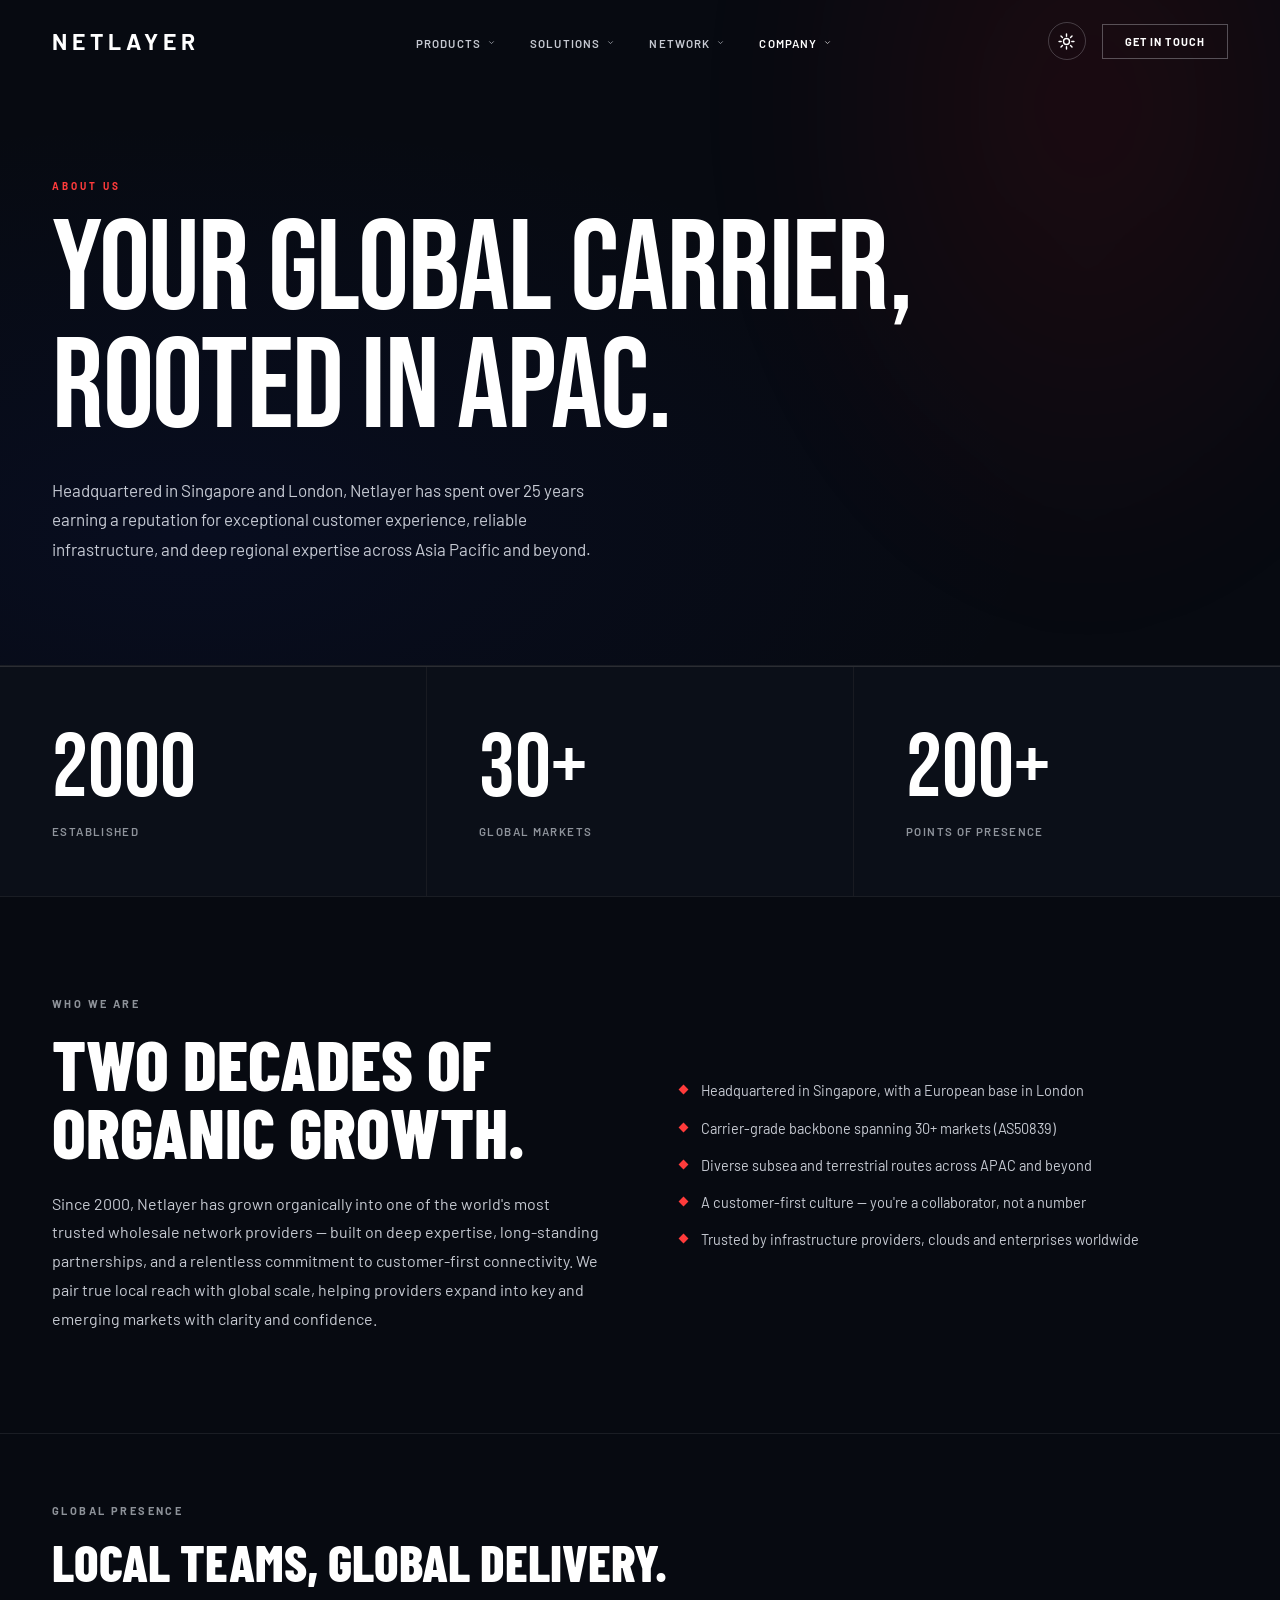
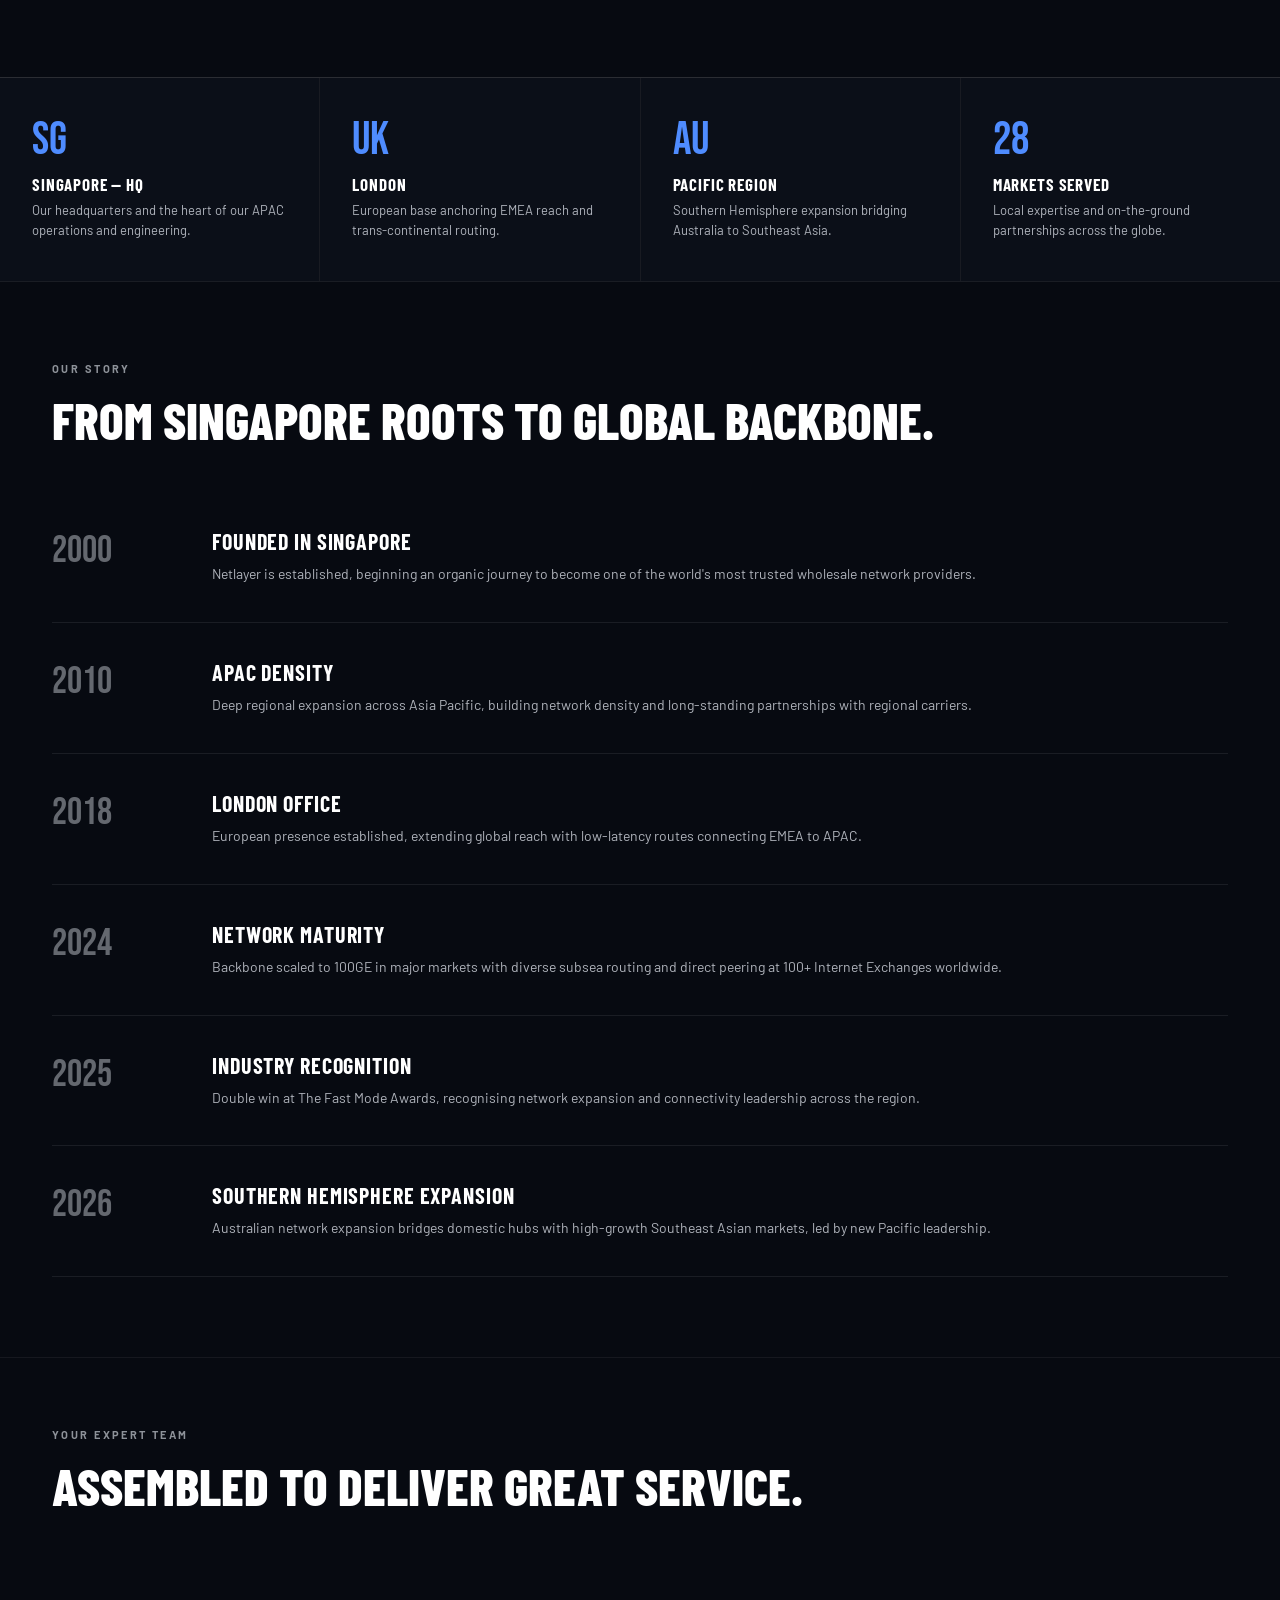
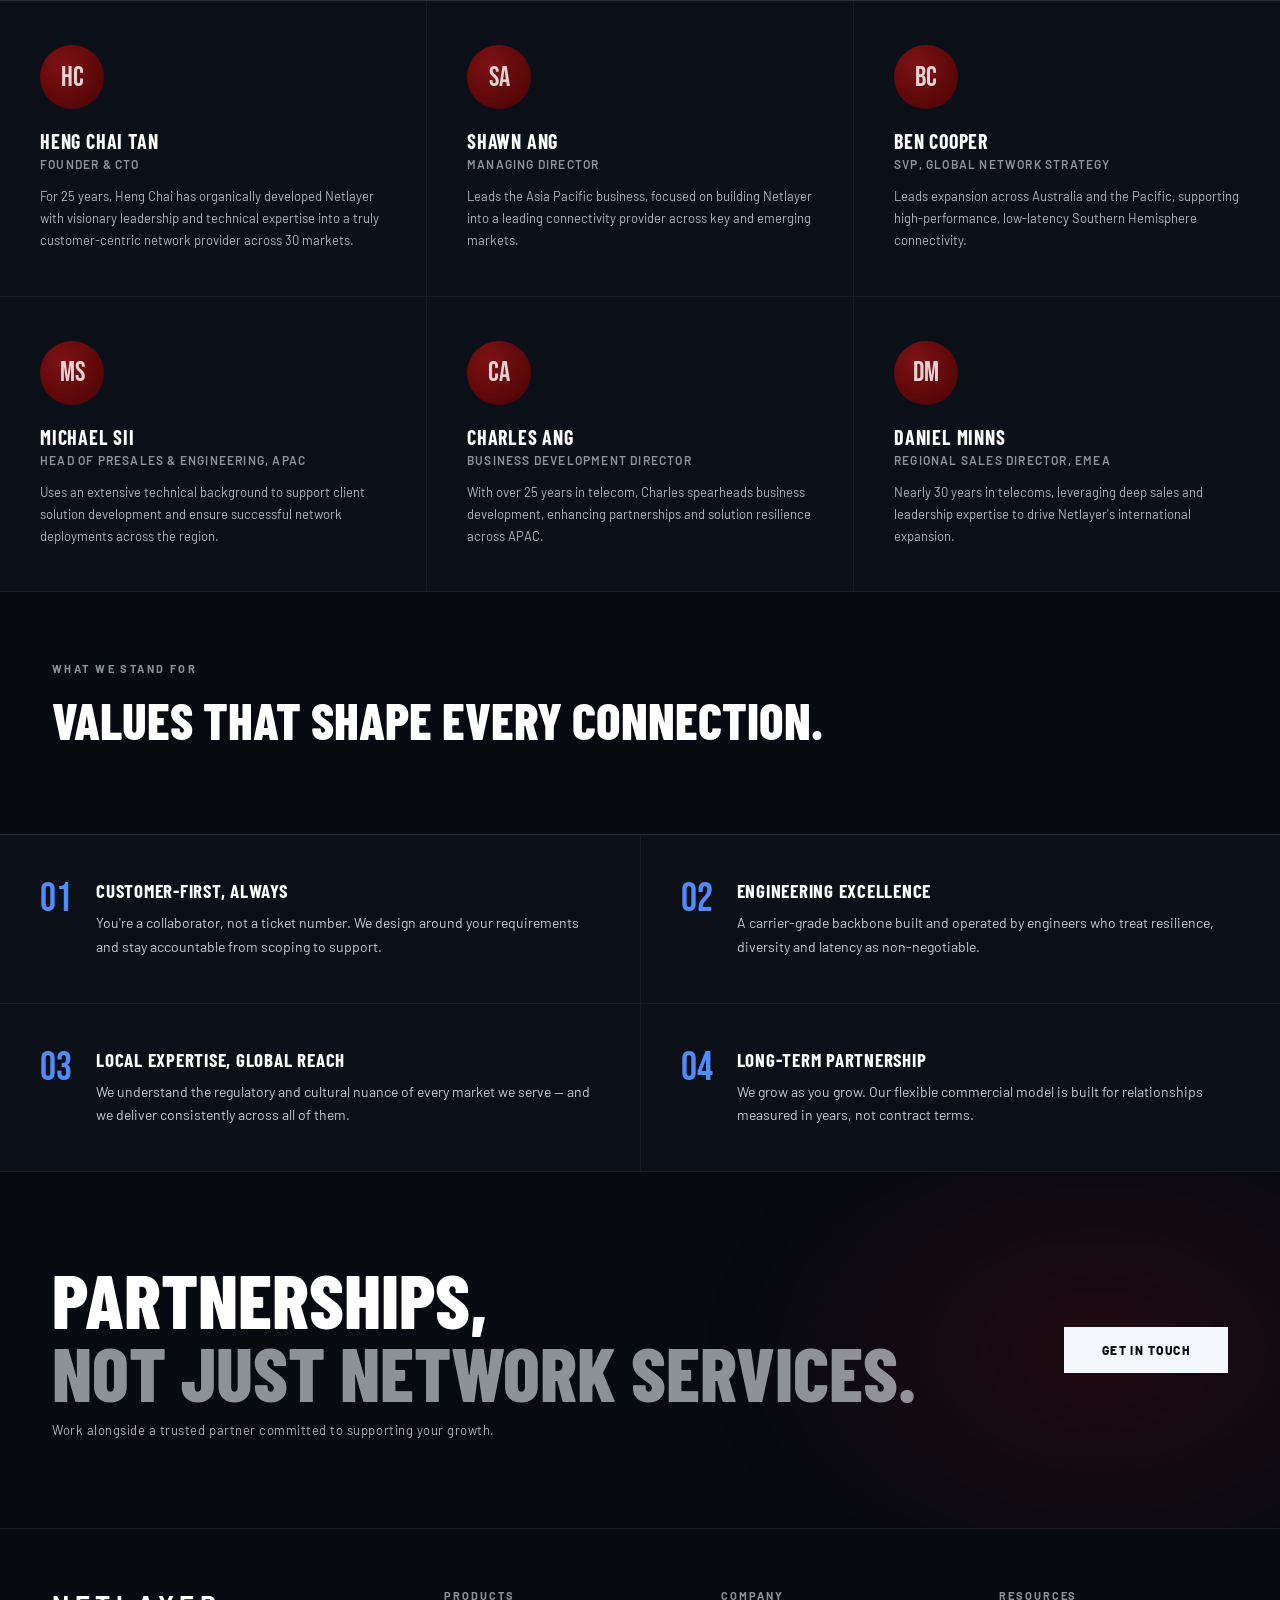
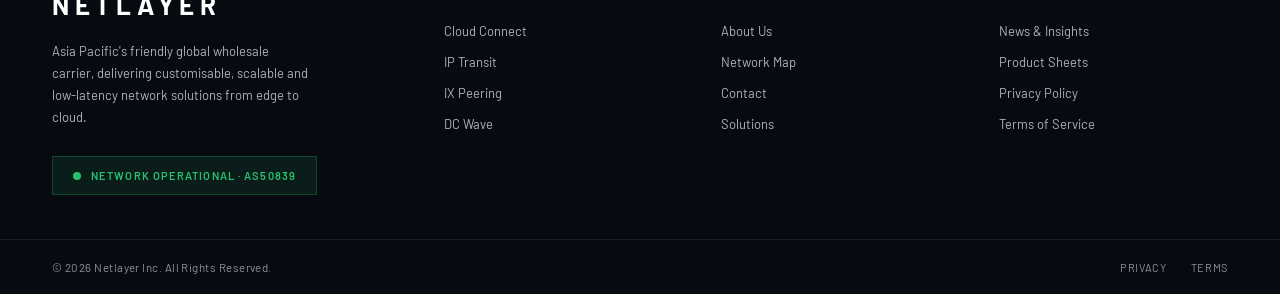
<file: company.html>
<!DOCTYPE html>
<html lang="en">
<head>
<meta charset="UTF-8">
<meta name="viewport" content="width=device-width, initial-scale=1.0">
<title>Company — About Netlayer</title>
<meta name="description" content="Headquartered in Singapore and London, Netlayer has 25+ years' experience as a trusted global wholesale network carrier across APAC and beyond.">
<meta name="theme-color" content="#070a11">
<link rel="canonical" href="https://www.netlayer.io/company.html">
<meta property="og:type" content="website">
<meta property="og:site_name" content="Netlayer">
<meta property="og:title" content="Company — About Netlayer">
<meta property="og:description" content="Headquartered in Singapore and London, Netlayer has 25+ years' experience as a trusted global wholesale network carrier across APAC and beyond.">
<meta property="og:url" content="https://www.netlayer.io/company.html">
<meta property="og:image" content="https://www.netlayer.io/assets/og-image.svg">
<meta name="twitter:card" content="summary_large_image">
<meta name="twitter:title" content="Company — About Netlayer">
<meta name="twitter:description" content="Headquartered in Singapore and London, Netlayer has 25+ years' experience as a trusted global wholesale network carrier across APAC and beyond.">
<meta name="twitter:image" content="https://www.netlayer.io/assets/og-image.svg">
<link rel="icon" type="image/svg+xml" href="assets/favicon.svg">
<link rel="preconnect" href="https://fonts.googleapis.com">
<link rel="preconnect" href="https://fonts.gstatic.com" crossorigin>
<link href="https://fonts.googleapis.com/css2?family=Bebas+Neue&family=Barlow:ital,wght@0,300;0,400;0,500;0,600;0,700;0,800;0,900;1,600&family=Barlow+Condensed:wght@300;400;600;700;800;900&display=swap" rel="stylesheet">
<link rel="stylesheet" href="assets/css/styles.css">
<script>(function(){try{var t=localStorage.getItem('netlayer-theme');if(t==='light')document.documentElement.setAttribute('data-theme','light');}catch(e){}})();</script>
</head>
<body>
<a href="#main" class="skip-link">Skip to content</a>
<div id="nav-mount"></div>
<main id="main">
<div class="inner-hero">
    <div class="page-label">About Us</div>
    <div class="page-title">Your global carrier,<br>rooted in APAC.</div>
    <p class="page-sub">Headquartered in Singapore and London, Netlayer has spent over 25 years earning a reputation for exceptional customer experience, reliable infrastructure, and deep regional expertise across Asia Pacific and beyond.</p>
  </div>

  <div class="stats-grid">
    <div class="stat-cell"><div class="stat-num">2000</div><div class="stat-label">Established</div></div>
    <div class="stat-cell"><div class="stat-num" data-count="30" data-suffix="+">30+</div><div class="stat-label">Global Markets</div></div>
    <div class="stat-cell"><div class="stat-num" data-count="200" data-suffix="+">200+</div><div class="stat-label">Points of Presence</div></div>
  </div>

  <!-- INTRO NARRATIVE -->
  <section class="section">
    <div class="two-col">
      <div>
        <div class="eyebrow">Who We Are</div>
        <div class="section-heading">Two decades of organic growth.</div>
        <p class="section-body">Since 2000, Netlayer has grown organically into one of the world's most trusted wholesale network providers — built on deep expertise, long-standing partnerships, and a relentless commitment to customer-first connectivity. We pair true local reach with global scale, helping providers expand into key and emerging markets with clarity and confidence.</p>
      </div>
      <div>
        <ul class="benefit-list">
          <li>Headquartered in Singapore, with a European base in London</li>
          <li>Carrier-grade backbone spanning 30+ markets (AS50839)</li>
          <li>Diverse subsea and terrestrial routes across APAC and beyond</li>
          <li>A customer-first culture — you're a collaborator, not a number</li>
          <li>Trusted by infrastructure providers, clouds and enterprises worldwide</li>
        </ul>
      </div>
    </div>
  </section>

  <!-- GLOBAL PRESENCE -->
  <section class="section-sm"><div class="eyebrow">Global Presence</div><div class="section-heading-sm">Local teams, global delivery.</div></section>
  <div class="region-grid">
    <div class="region-cell"><div class="rnum">SG</div><div class="rname">Singapore — HQ</div><div class="rdesc">Our headquarters and the heart of our APAC operations and engineering.</div></div>
    <div class="region-cell"><div class="rnum">UK</div><div class="rname">London</div><div class="rdesc">European base anchoring EMEA reach and trans-continental routing.</div></div>
    <div class="region-cell"><div class="rnum">AU</div><div class="rname">Pacific Region</div><div class="rdesc">Southern Hemisphere expansion bridging Australia to Southeast Asia.</div></div>
    <div class="region-cell"><div class="rnum">28</div><div class="rname">Markets Served</div><div class="rdesc">Local expertise and on-the-ground partnerships across the globe.</div></div>
  </div>

  <div class="timeline">
    <div class="eyebrow">Our Story</div>
    <div class="section-heading-sm">From Singapore roots to global backbone.</div>
    <div class="timeline-items">
      <div class="tl-item"><div class="tl-year">2000</div><div><div class="tl-title">Founded in Singapore</div><div class="tl-desc">Netlayer is established, beginning an organic journey to become one of the world's most trusted wholesale network providers.</div></div></div>
      <div class="tl-item"><div class="tl-year">2010</div><div><div class="tl-title">APAC Density</div><div class="tl-desc">Deep regional expansion across Asia Pacific, building network density and long-standing partnerships with regional carriers.</div></div></div>
      <div class="tl-item"><div class="tl-year">2018</div><div><div class="tl-title">London Office</div><div class="tl-desc">European presence established, extending global reach with low-latency routes connecting EMEA to APAC.</div></div></div>
      <div class="tl-item"><div class="tl-year">2024</div><div><div class="tl-title">Network Maturity</div><div class="tl-desc">Backbone scaled to 100GE in major markets with diverse subsea routing and direct peering at 100+ Internet Exchanges worldwide.</div></div></div>
      <div class="tl-item"><div class="tl-year">2025</div><div><div class="tl-title">Industry Recognition</div><div class="tl-desc">Double win at The Fast Mode Awards, recognising network expansion and connectivity leadership across the region.</div></div></div>
      <div class="tl-item"><div class="tl-year">2026</div><div><div class="tl-title">Southern Hemisphere Expansion</div><div class="tl-desc">Australian network expansion bridges domestic hubs with high-growth Southeast Asian markets, led by new Pacific leadership.</div></div></div>
    </div>
  </div>

  <section class="section-sm" style="border-top:1px solid rgba(255,255,255,.06)">
    <div class="eyebrow">Your Expert Team</div>
    <div class="section-heading-sm">Assembled to deliver great service.</div>
  </section>
  <div class="team-grid">
    <div class="team-card"><div class="team-avatar">HC</div><div class="team-name">Heng Chai Tan</div><div class="team-role">Founder &amp; CTO</div><div class="team-bio">For 25 years, Heng Chai has organically developed Netlayer with visionary leadership and technical expertise into a truly customer-centric network provider across 30 markets.</div></div>
    <div class="team-card"><div class="team-avatar">SA</div><div class="team-name">Shawn Ang</div><div class="team-role">Managing Director</div><div class="team-bio">Leads the Asia Pacific business, focused on building Netlayer into a leading connectivity provider across key and emerging markets.</div></div>
    <div class="team-card"><div class="team-avatar">BC</div><div class="team-name">Ben Cooper</div><div class="team-role">SVP, Global Network Strategy</div><div class="team-bio">Leads expansion across Australia and the Pacific, supporting high-performance, low-latency Southern Hemisphere connectivity.</div></div>
    <div class="team-card"><div class="team-avatar">MS</div><div class="team-name">Michael Sii</div><div class="team-role">Head of Presales &amp; Engineering, APAC</div><div class="team-bio">Uses an extensive technical background to support client solution development and ensure successful network deployments across the region.</div></div>
    <div class="team-card"><div class="team-avatar">CA</div><div class="team-name">Charles Ang</div><div class="team-role">Business Development Director</div><div class="team-bio">With over 25 years in telecom, Charles spearheads business development, enhancing partnerships and solution resilience across APAC.</div></div>
    <div class="team-card"><div class="team-avatar">DM</div><div class="team-name">Daniel Minns</div><div class="team-role">Regional Sales Director, EMEA</div><div class="team-bio">Nearly 30 years in telecoms, leveraging deep sales and leadership expertise to drive Netlayer's international expansion.</div></div>
  </div>

  <section class="section-sm" style="border-top:1px solid var(--line)">
    <div class="eyebrow">What We Stand For</div>
    <div class="section-heading-sm">Values that shape every connection.</div>
  </section>
  <div class="values-grid">
    <div class="value-cell"><div class="value-num">01</div><div><div class="value-h">Customer-First, Always</div><div class="value-d">You're a collaborator, not a ticket number. We design around your requirements and stay accountable from scoping to support.</div></div></div>
    <div class="value-cell"><div class="value-num">02</div><div><div class="value-h">Engineering Excellence</div><div class="value-d">A carrier-grade backbone built and operated by engineers who treat resilience, diversity and latency as non-negotiable.</div></div></div>
    <div class="value-cell"><div class="value-num">03</div><div><div class="value-h">Local Expertise, Global Reach</div><div class="value-d">We understand the regulatory and cultural nuance of every market we serve — and we deliver consistently across all of them.</div></div></div>
    <div class="value-cell"><div class="value-num">04</div><div><div class="value-h">Long-Term Partnership</div><div class="value-d">We grow as you grow. Our flexible commercial model is built for relationships measured in years, not contract terms.</div></div></div>
  </div>

  <div class="cta-banner">
    <div><div class="cta-heading">Partnerships,<br><em>not just network services.</em></div><p class="cta-sub">Work alongside a trusted partner committed to supporting your growth.</p></div>
    <a class="btn-primary" href="contact" style="position:relative;z-index:1">Get in touch</a>
  </div>
  <div class="footer-slot"></div>
</main>
<script src="assets/js/partials.js"></script>
<script src="assets/js/main.js"></script>
</body>
</html>
</file>
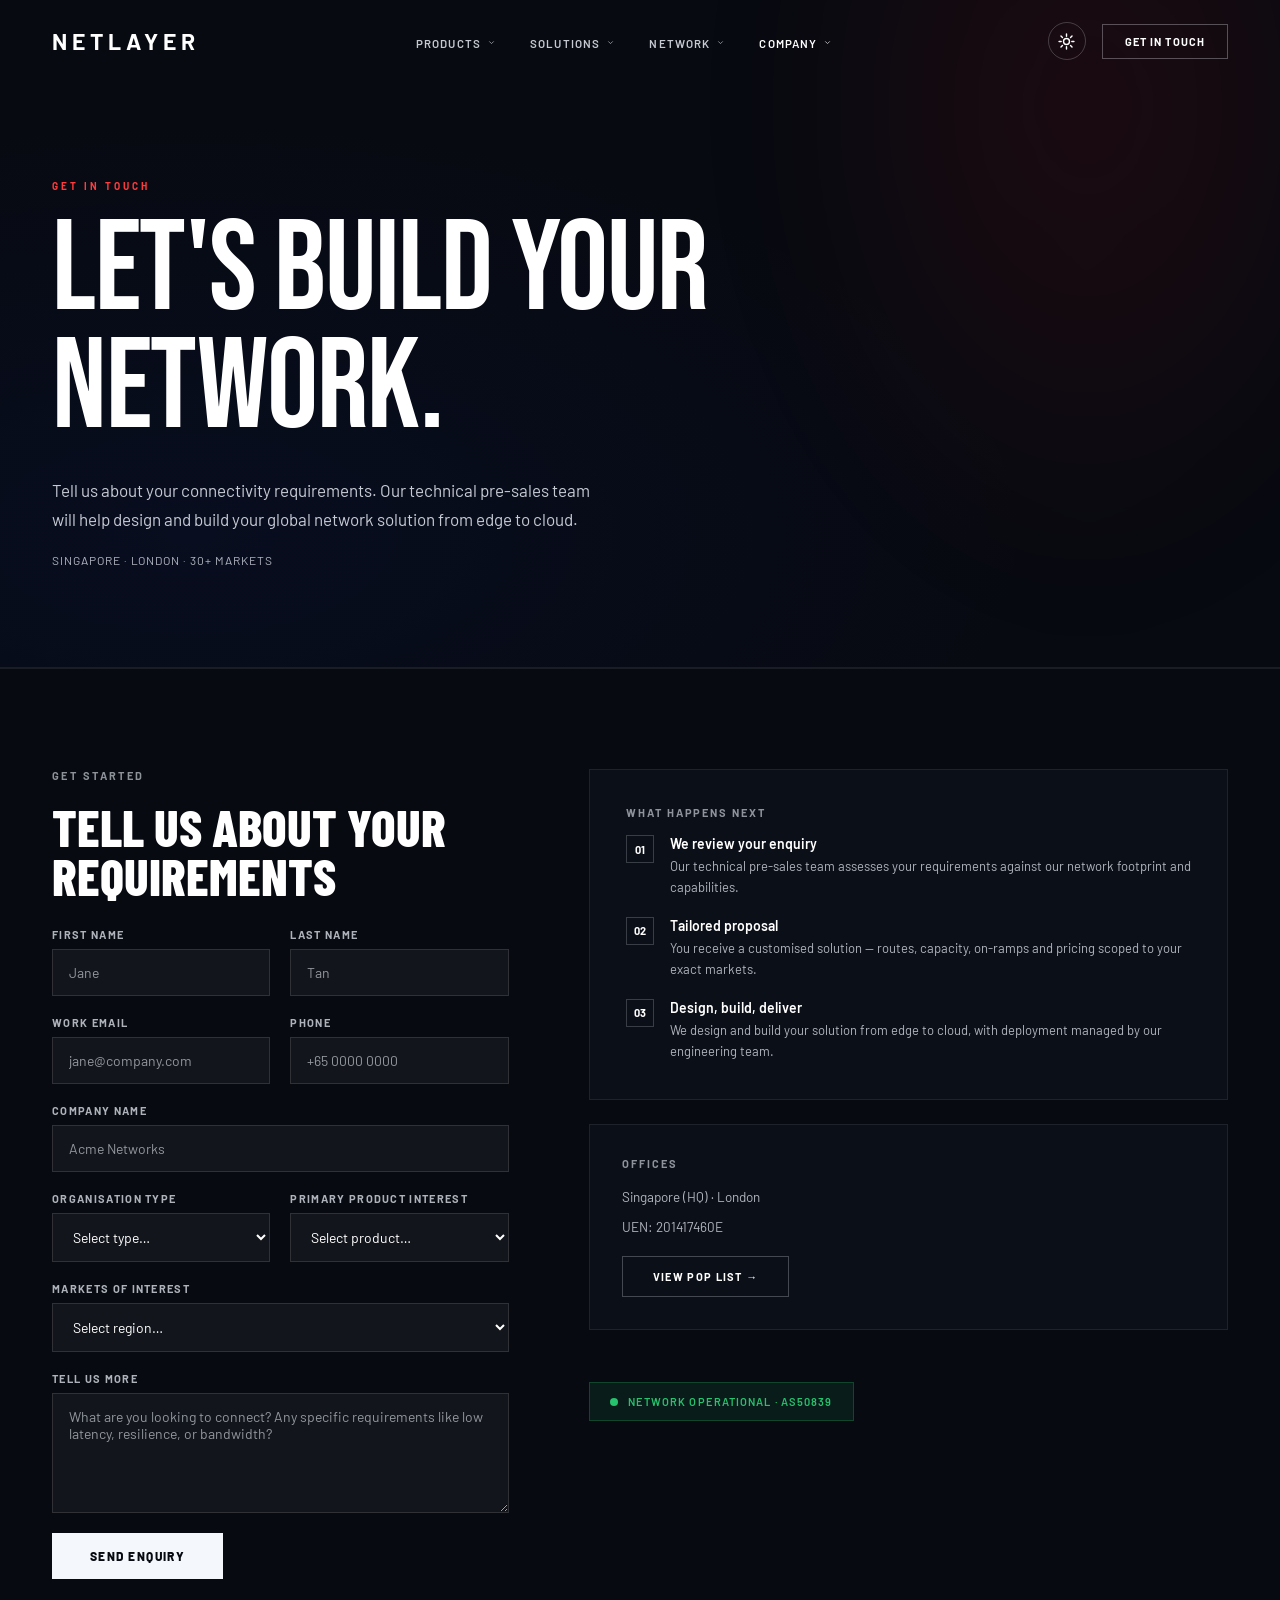
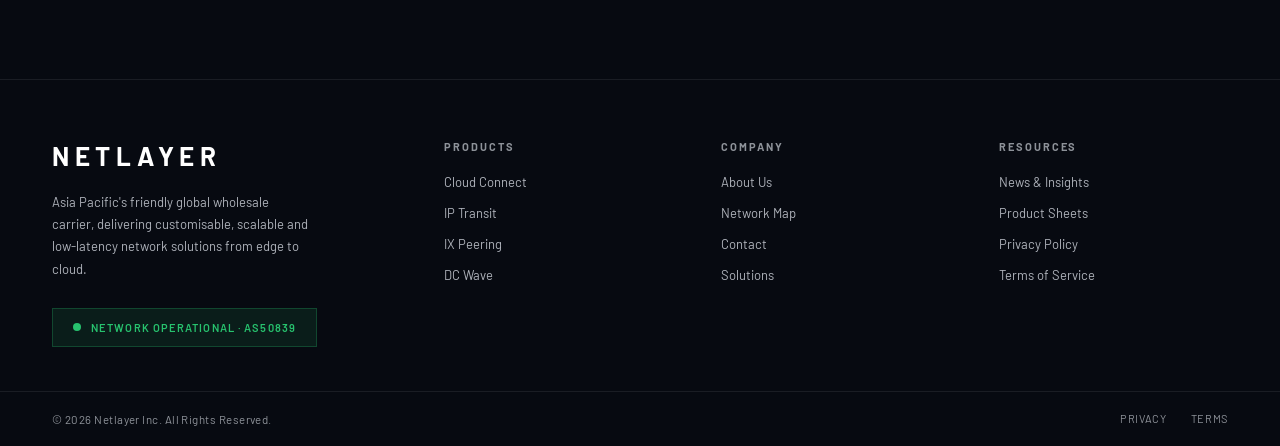
<file: contact.html>
<!DOCTYPE html>
<html lang="en">
<head>
<meta charset="UTF-8">
<meta name="viewport" content="width=device-width, initial-scale=1.0">
<title>Contact — Get in Touch | Netlayer</title>
<meta name="description" content="Tell us about your connectivity requirements. Our technical pre-sales team will design and build your global network solution from edge to cloud.">
<meta name="theme-color" content="#070a11">
<link rel="canonical" href="https://www.netlayer.io/contact.html">
<meta property="og:type" content="website">
<meta property="og:site_name" content="Netlayer">
<meta property="og:title" content="Contact — Get in Touch | Netlayer">
<meta property="og:description" content="Tell us about your connectivity requirements. Our technical pre-sales team will design and build your global network solution from edge to cloud.">
<meta property="og:url" content="https://www.netlayer.io/contact.html">
<meta property="og:image" content="https://www.netlayer.io/assets/og-image.svg">
<meta name="twitter:card" content="summary_large_image">
<meta name="twitter:title" content="Contact — Get in Touch | Netlayer">
<meta name="twitter:description" content="Tell us about your connectivity requirements. Our technical pre-sales team will design and build your global network solution from edge to cloud.">
<meta name="twitter:image" content="https://www.netlayer.io/assets/og-image.svg">
<link rel="icon" type="image/svg+xml" href="assets/favicon.svg">
<link rel="preconnect" href="https://fonts.googleapis.com">
<link rel="preconnect" href="https://fonts.gstatic.com" crossorigin>
<link href="https://fonts.googleapis.com/css2?family=Bebas+Neue&family=Barlow:ital,wght@0,300;0,400;0,500;0,600;0,700;0,800;0,900;1,600&family=Barlow+Condensed:wght@300;400;600;700;800;900&display=swap" rel="stylesheet">
<link rel="stylesheet" href="assets/css/styles.css">
<script>(function(){try{var t=localStorage.getItem('netlayer-theme');if(t==='light')document.documentElement.setAttribute('data-theme','light');}catch(e){}})();</script>
</head>
<body>
<a href="#main" class="skip-link">Skip to content</a>
<div id="nav-mount"></div>
<main id="main">
<div class="inner-hero">
    <div class="page-label">Get in touch</div>
    <div class="page-title">Let's build your<br>network.</div>
    <p class="page-sub">Tell us about your connectivity requirements. Our technical pre-sales team will help design and build your global network solution from edge to cloud.</p>
    <p style="font-size:12px;color:rgba(var(--ink),.72);margin-top:18px;letter-spacing:.08em;text-transform:uppercase;position:relative;z-index:1">Singapore · London · 30+ Markets</p>
  </div>

  <section class="section">
    <div class="two-col-3">
      <div>
        <div class="eyebrow">Get Started</div>
        <div class="section-heading-sm" style="margin-bottom:28px">Tell us about your requirements</div>
        <form class="form-grid" id="contact-form" novalidate>
          <input type="hidden" name="access_key" value="YOUR_WEB3FORMS_ACCESS_KEY">
          <input type="hidden" name="subject" value="New Netlayer enquiry from website">
          <input type="checkbox" name="botcheck" style="display:none" tabindex="-1" autocomplete="off">
          <div class="form-group"><label for="cf-fn">First Name</label><input id="cf-fn" name="first_name" type="text" placeholder="Jane" required></div>
          <div class="form-group"><label for="cf-ln">Last Name</label><input id="cf-ln" name="last_name" type="text" placeholder="Tan" required></div>
          <div class="form-group"><label for="cf-em">Work Email</label><input id="cf-em" name="email" type="email" placeholder="jane@company.com" required></div>
          <div class="form-group"><label for="cf-ph">Phone</label><input id="cf-ph" name="phone" type="tel" placeholder="+65 0000 0000"></div>
          <div class="form-group full"><label for="cf-co">Company Name</label><input id="cf-co" name="company" type="text" placeholder="Acme Networks" required></div>
          <div class="form-group"><label for="cf-type">Organisation Type</label>
            <select id="cf-type" name="organisation_type" required>
              <option value="">Select type…</option>
              <option>Infrastructure Provider</option><option>Digital Business</option>
              <option>Data Centre / Hosting</option><option>Cloud / Content Platform</option>
              <option>SD-WAN / SASE Provider</option><option>Managed IT Provider</option>
            </select>
          </div>
          <div class="form-group"><label for="cf-prod">Primary Product Interest</label>
            <select id="cf-prod" name="product_interest" required>
              <option value="">Select product…</option>
              <option>Cloud Connect</option><option>IP Transit</option>
              <option>IX Peering</option><option>DC Wave</option>
              <option>Dedicated Internet Access</option><option>Last Mile</option>
              <option>Ethernet Private Line</option>
            </select>
          </div>
          <div class="form-group full"><label for="cf-mkt">Markets of Interest</label>
            <select id="cf-mkt" name="markets" required>
              <option value="">Select region…</option>
              <option>Asia Pacific</option><option>Europe (EMEA)</option>
              <option>North America</option><option>Southern Hemisphere</option>
              <option>Emerging Markets</option><option>Global / Multi-region</option>
            </select>
          </div>
          <div class="form-group full"><label for="cf-msg">Tell us more</label><textarea id="cf-msg" name="message" placeholder="What are you looking to connect? Any specific requirements like low latency, resilience, or bandwidth?"></textarea></div>
          <div class="form-group full">
            <button type="submit" class="btn-primary" style="width:fit-content">Send Enquiry</button>
          </div>
        </form>
      </div>
      <div>
        <div style="position:sticky;top:120px;display:flex;flex-direction:column;gap:24px">
          <div class="info-panel">
            <div class="panel-eyebrow tight">What happens next</div>
            <div class="steps-wrap">
              <div class="step-row">
                <div class="step-n">01</div>
                <div><div class="step-h">We review your enquiry</div><div class="step-d">Our technical pre-sales team assesses your requirements against our network footprint and capabilities.</div></div>
              </div>
              <div class="step-row">
                <div class="step-n">02</div>
                <div><div class="step-h">Tailored proposal</div><div class="step-d">You receive a customised solution — routes, capacity, on-ramps and pricing scoped to your exact markets.</div></div>
              </div>
              <div class="step-row">
                <div class="step-n">03</div>
                <div><div class="step-h">Design, build, deliver</div><div class="step-d">We design and build your solution from edge to cloud, with deployment managed by our engineering team.</div></div>
              </div>
            </div>
          </div>
          <div class="info-panel sm">
            <div class="panel-eyebrow tight">Offices</div>
            <p class="panel-text" style="margin-bottom:8px">Singapore (HQ) · London</p>
            <p class="panel-text" style="margin-bottom:18px">UEN: 201417460E</p>
            <button class="btn-outline" style="margin-top:0">View PoP List →</button>
          </div>
          <div class="status-banner">
            <div class="status-dot"></div>
            <div class="status-text">Network Operational · AS50839</div>
          </div>
        </div>
      </div>
    </div>
  </section>
  <div class="footer-slot"></div>
</main>
<script src="assets/js/partials.js"></script>
<script src="assets/js/main.js"></script>
</body>
</html>
</file>
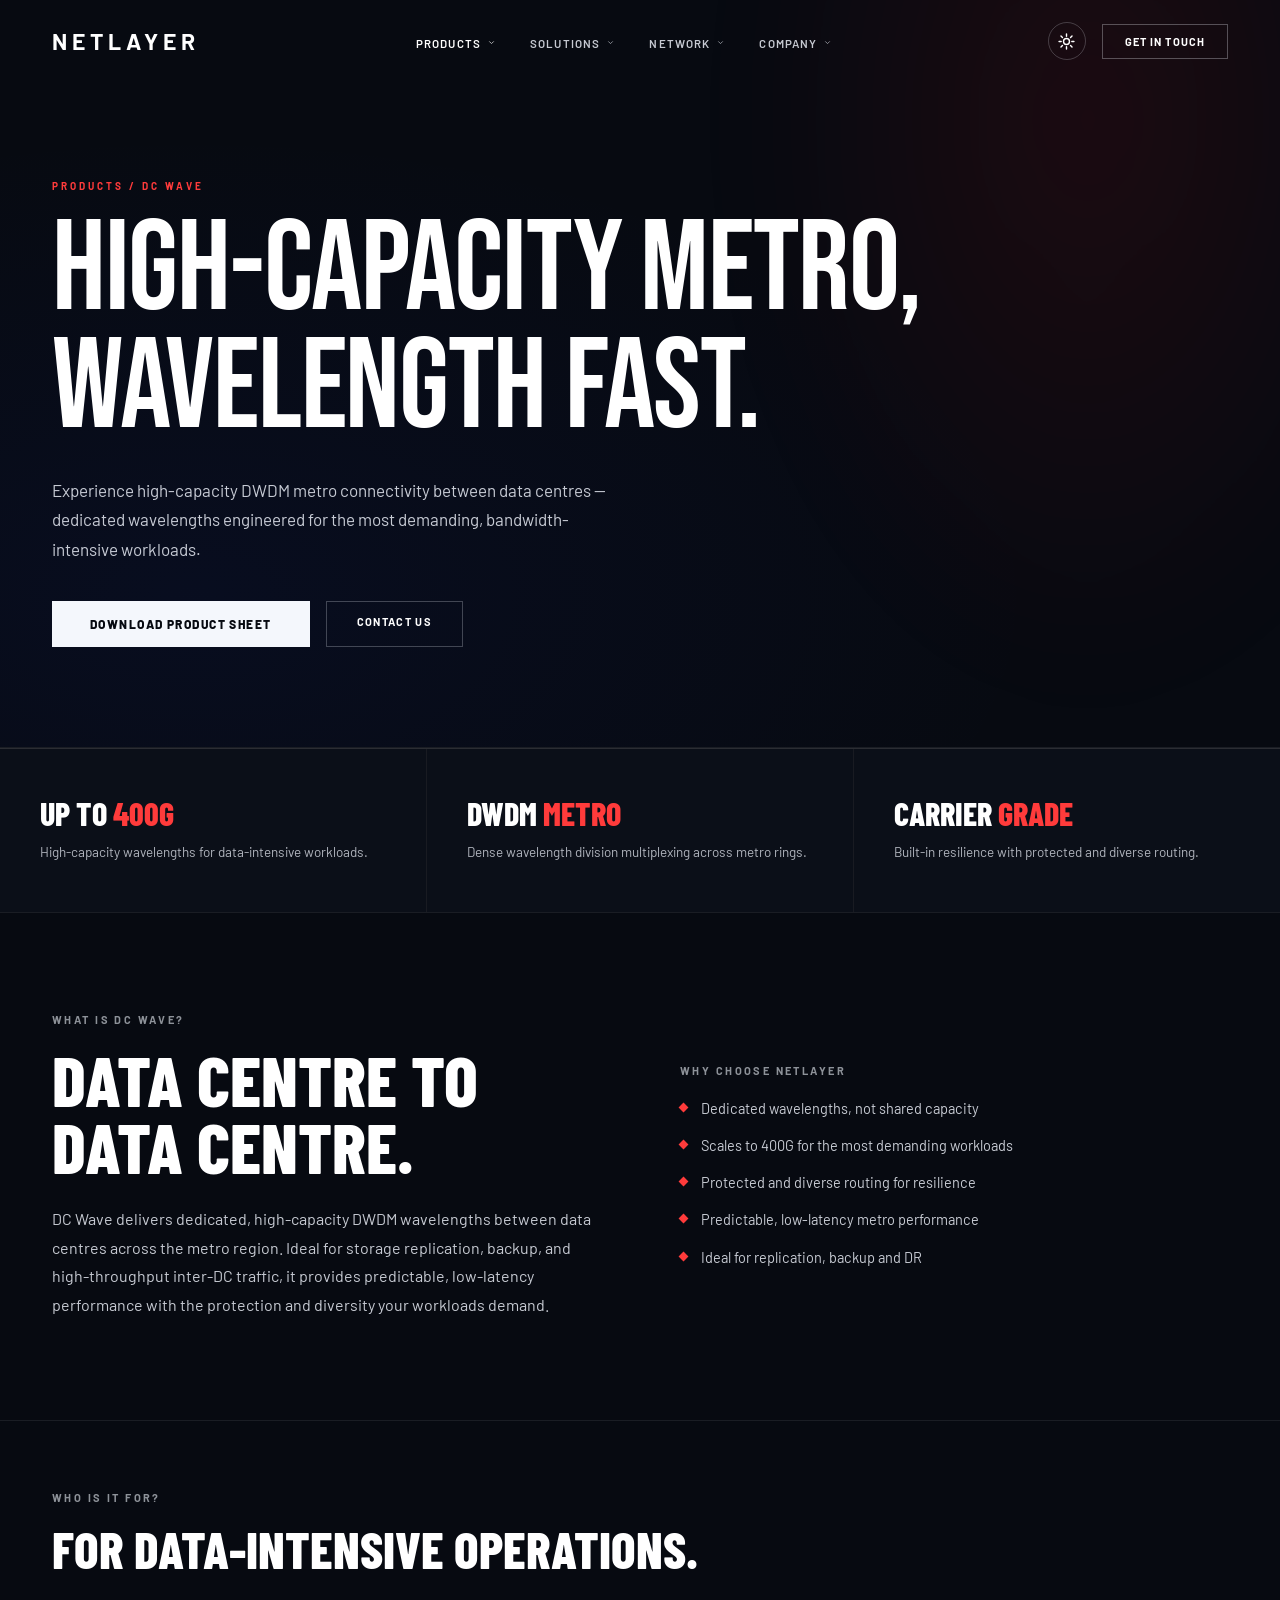
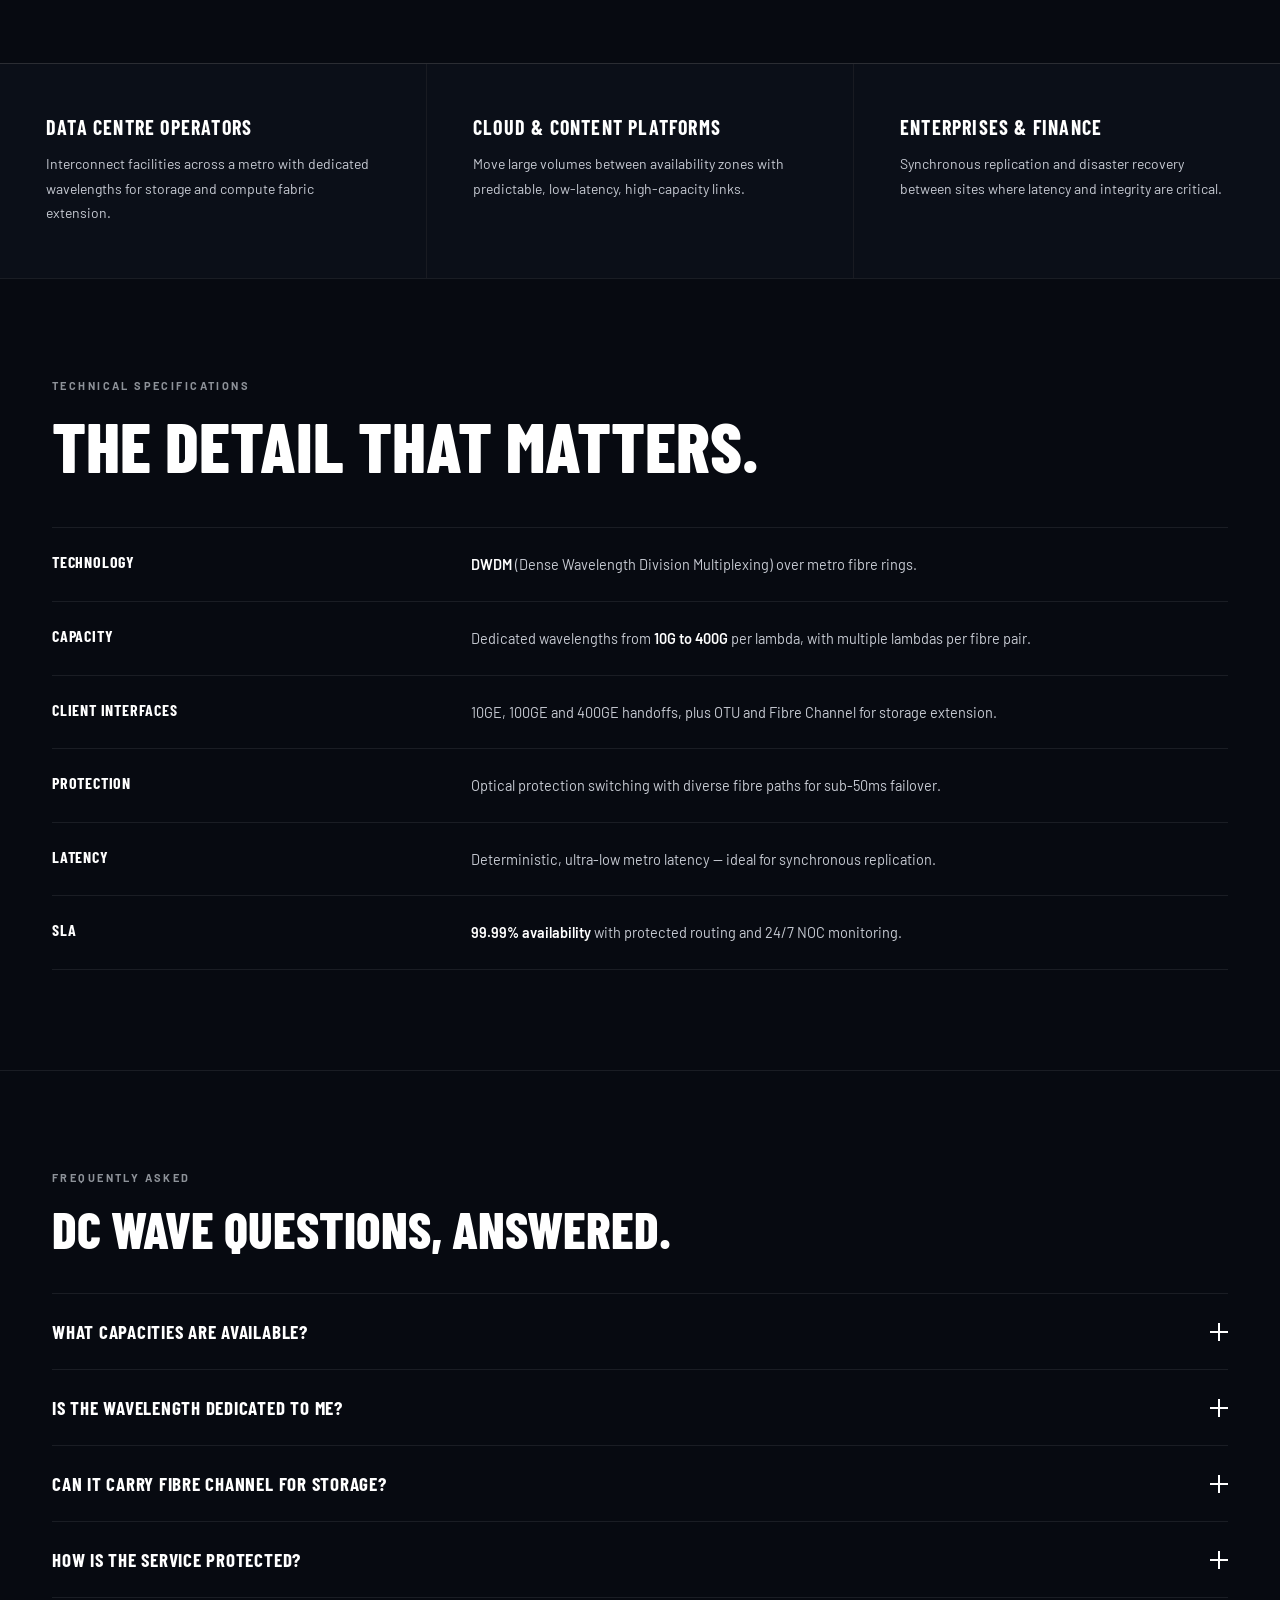
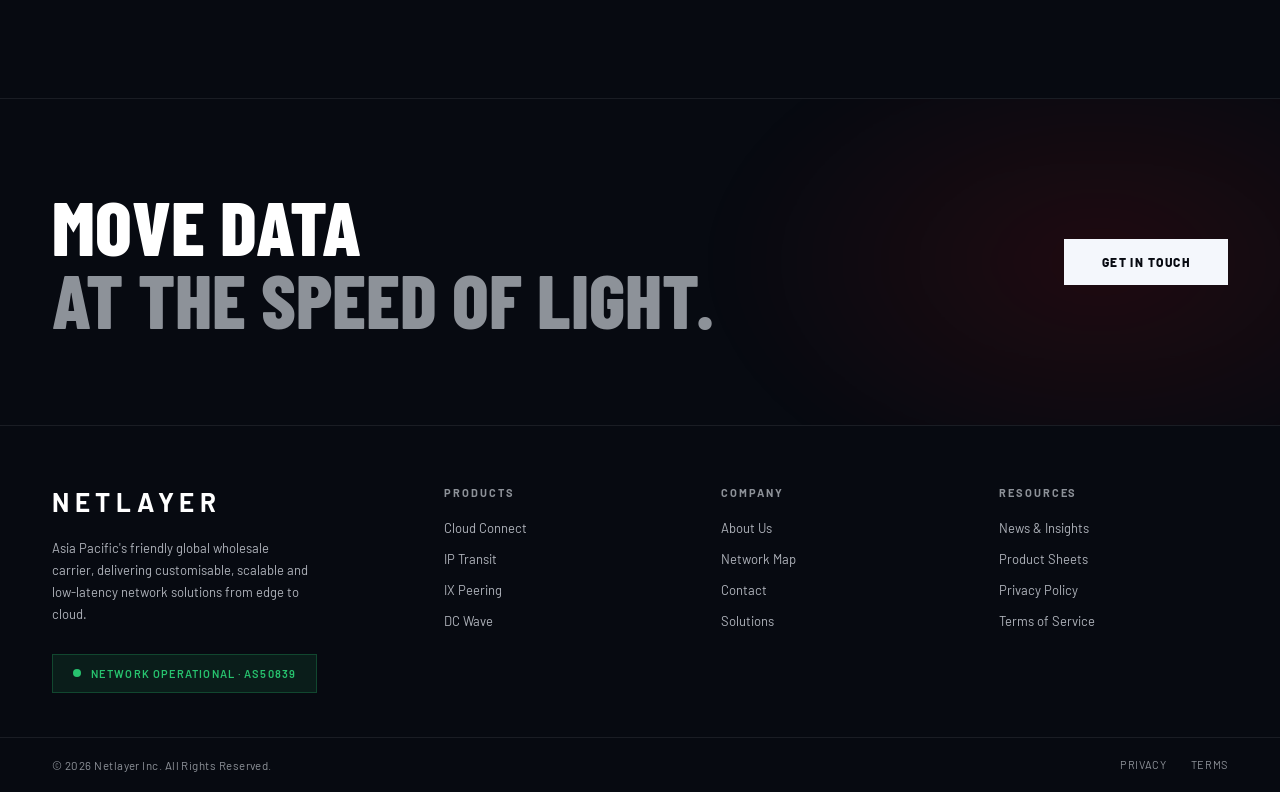
<file: dc-wave.html>
<!DOCTYPE html>
<html lang="en">
<head>
<meta charset="UTF-8">
<meta name="viewport" content="width=device-width, initial-scale=1.0">
<title>DC Wave — High-Capacity DWDM Metro | Netlayer</title>
<meta name="description" content="Dedicated DWDM metro wavelengths up to 400G between data centres, engineered for bandwidth-intensive workloads.">
<meta name="theme-color" content="#070a11">
<link rel="canonical" href="https://www.netlayer.io/dc-wave.html">
<meta property="og:type" content="website">
<meta property="og:site_name" content="Netlayer">
<meta property="og:title" content="DC Wave — High-Capacity DWDM Metro | Netlayer">
<meta property="og:description" content="Dedicated DWDM metro wavelengths up to 400G between data centres, engineered for bandwidth-intensive workloads.">
<meta property="og:url" content="https://www.netlayer.io/dc-wave.html">
<meta property="og:image" content="https://www.netlayer.io/assets/og-image.svg">
<meta name="twitter:card" content="summary_large_image">
<meta name="twitter:title" content="DC Wave — High-Capacity DWDM Metro | Netlayer">
<meta name="twitter:description" content="Dedicated DWDM metro wavelengths up to 400G between data centres, engineered for bandwidth-intensive workloads.">
<meta name="twitter:image" content="https://www.netlayer.io/assets/og-image.svg">
<link rel="icon" type="image/svg+xml" href="assets/favicon.svg">
<link rel="preconnect" href="https://fonts.googleapis.com">
<link rel="preconnect" href="https://fonts.gstatic.com" crossorigin>
<link href="https://fonts.googleapis.com/css2?family=Bebas+Neue&family=Barlow:ital,wght@0,300;0,400;0,500;0,600;0,700;0,800;0,900;1,600&family=Barlow+Condensed:wght@300;400;600;700;800;900&display=swap" rel="stylesheet">
<link rel="stylesheet" href="assets/css/styles.css">
<script>(function(){try{var t=localStorage.getItem('netlayer-theme');if(t==='light')document.documentElement.setAttribute('data-theme','light');}catch(e){}})();</script>
</head>
<body>
<a href="#main" class="skip-link">Skip to content</a>
<div id="nav-mount"></div>
<main id="main">
<div class="inner-hero">
    <div class="page-label">Products / DC Wave</div>
    <div class="page-title">High-capacity metro,<br>wavelength fast.</div>
    <p class="page-sub">Experience high-capacity DWDM metro connectivity between data centres — dedicated wavelengths engineered for the most demanding, bandwidth-intensive workloads.</p>
    <div style="display:flex;gap:16px;margin-top:36px;position:relative;z-index:1;flex-wrap:wrap">
      <a class="btn-primary" href="contact">Download Product Sheet</a>
      <a class="btn-outline" style="margin-top:0" href="contact">Contact us</a>
    </div>
  </div>
  <div class="prod-highlights">
    <div class="ph-cell"><div class="ph-title">Up to <span class="accent">400G</span></div><div class="ph-desc">High-capacity wavelengths for data-intensive workloads.</div></div>
    <div class="ph-cell"><div class="ph-title">DWDM <span class="accent">Metro</span></div><div class="ph-desc">Dense wavelength division multiplexing across metro rings.</div></div>
    <div class="ph-cell"><div class="ph-title">Carrier <span class="accent">Grade</span></div><div class="ph-desc">Built-in resilience with protected and diverse routing.</div></div>
  </div>
  <section class="section">
    <div class="two-col">
      <div>
        <div class="eyebrow">What is DC Wave?</div>
        <div class="section-heading">Data centre to data centre.</div>
        <p class="section-body">DC Wave delivers dedicated, high-capacity DWDM wavelengths between data centres across the metro region. Ideal for storage replication, backup, and high-throughput inter-DC traffic, it provides predictable, low-latency performance with the protection and diversity your workloads demand.</p>
      </div>
      <div>
        <div class="eyebrow">Why choose Netlayer</div>
        <ul class="benefit-list">
          <li>Dedicated wavelengths, not shared capacity</li>
          <li>Scales to 400G for the most demanding workloads</li>
          <li>Protected and diverse routing for resilience</li>
          <li>Predictable, low-latency metro performance</li>
          <li>Ideal for replication, backup and DR</li>
        </ul>
      </div>
    </div>
  </section>
  <section class="section-sm"><div class="eyebrow">Who is it for?</div><div class="section-heading-sm">For data-intensive operations.</div></section>
  <div class="cards-grid">
    <div class="card"><div class="card-title">Data Centre Operators</div><div class="card-desc">Interconnect facilities across a metro with dedicated wavelengths for storage and compute fabric extension.</div></div>
    <div class="card"><div class="card-title">Cloud &amp; Content Platforms</div><div class="card-desc">Move large volumes between availability zones with predictable, low-latency, high-capacity links.</div></div>
    <div class="card"><div class="card-title">Enterprises &amp; Finance</div><div class="card-desc">Synchronous replication and disaster recovery between sites where latency and integrity are critical.</div></div>
  </div>

  <!-- TECH SPECS -->
  <section class="section">
    <div class="eyebrow">Technical Specifications</div>
    <div class="section-heading" style="margin-bottom:48px">The detail that matters.</div>
    <div class="spec-table">
      <div class="spec-row"><div class="spec-k">Technology</div><div class="spec-v"><b>DWDM</b> (Dense Wavelength Division Multiplexing) over metro fibre rings.</div></div>
      <div class="spec-row"><div class="spec-k">Capacity</div><div class="spec-v">Dedicated wavelengths from <b>10G to 400G</b> per lambda, with multiple lambdas per fibre pair.</div></div>
      <div class="spec-row"><div class="spec-k">Client Interfaces</div><div class="spec-v">10GE, 100GE and 400GE handoffs, plus OTU and Fibre Channel for storage extension.</div></div>
      <div class="spec-row"><div class="spec-k">Protection</div><div class="spec-v">Optical protection switching with diverse fibre paths for sub-50ms failover.</div></div>
      <div class="spec-row"><div class="spec-k">Latency</div><div class="spec-v">Deterministic, ultra-low metro latency — ideal for synchronous replication.</div></div>
      <div class="spec-row"><div class="spec-k">SLA</div><div class="spec-v"><b>99.99% availability</b> with protected routing and 24/7 NOC monitoring.</div></div>
    </div>
  </section>

  <!-- FAQ -->
  <section class="section">
    <div class="eyebrow">Frequently Asked</div>
    <div class="section-heading-sm" style="margin-bottom:40px">DC Wave questions, answered.</div>
    <div class="faq">
      <div class="faq-item"><button class="faq-q">What capacities are available? <span class="fic"></span></button><div class="faq-a"><div class="faq-a-inner">Dedicated wavelengths from 10G up to 400G per lambda, with the ability to light multiple lambdas on the same fibre pair as you scale.</div></div></div>
      <div class="faq-item"><button class="faq-q">Is the wavelength dedicated to me? <span class="fic"></span></button><div class="faq-a"><div class="faq-a-inner">Yes — DC Wave delivers a dedicated optical wavelength, not shared packet capacity, so performance is deterministic and uncontended.</div></div></div>
      <div class="faq-item"><button class="faq-q">Can it carry Fibre Channel for storage? <span class="fic"></span></button><div class="faq-a"><div class="faq-a-inner">It can. Alongside Ethernet handoffs, we support OTU and Fibre Channel interfaces for storage-area-network and replication use cases.</div></div></div>
      <div class="faq-item"><button class="faq-q">How is the service protected? <span class="fic"></span></button><div class="faq-a"><div class="faq-a-inner">We offer optical protection switching over diverse fibre paths, delivering sub-50ms failover for mission-critical inter-DC traffic.</div></div></div>
    </div>
  </section>

  <div class="cta-banner"><div><div class="cta-heading">Move data<br><em>at the speed of light.</em></div></div><a class="btn-primary" href="contact" style="position:relative;z-index:1">Get in touch</a></div>
  <div class="footer-slot"></div>
</main>
<script src="assets/js/partials.js"></script>
<script src="assets/js/main.js"></script>
</body>
</html>
</file>
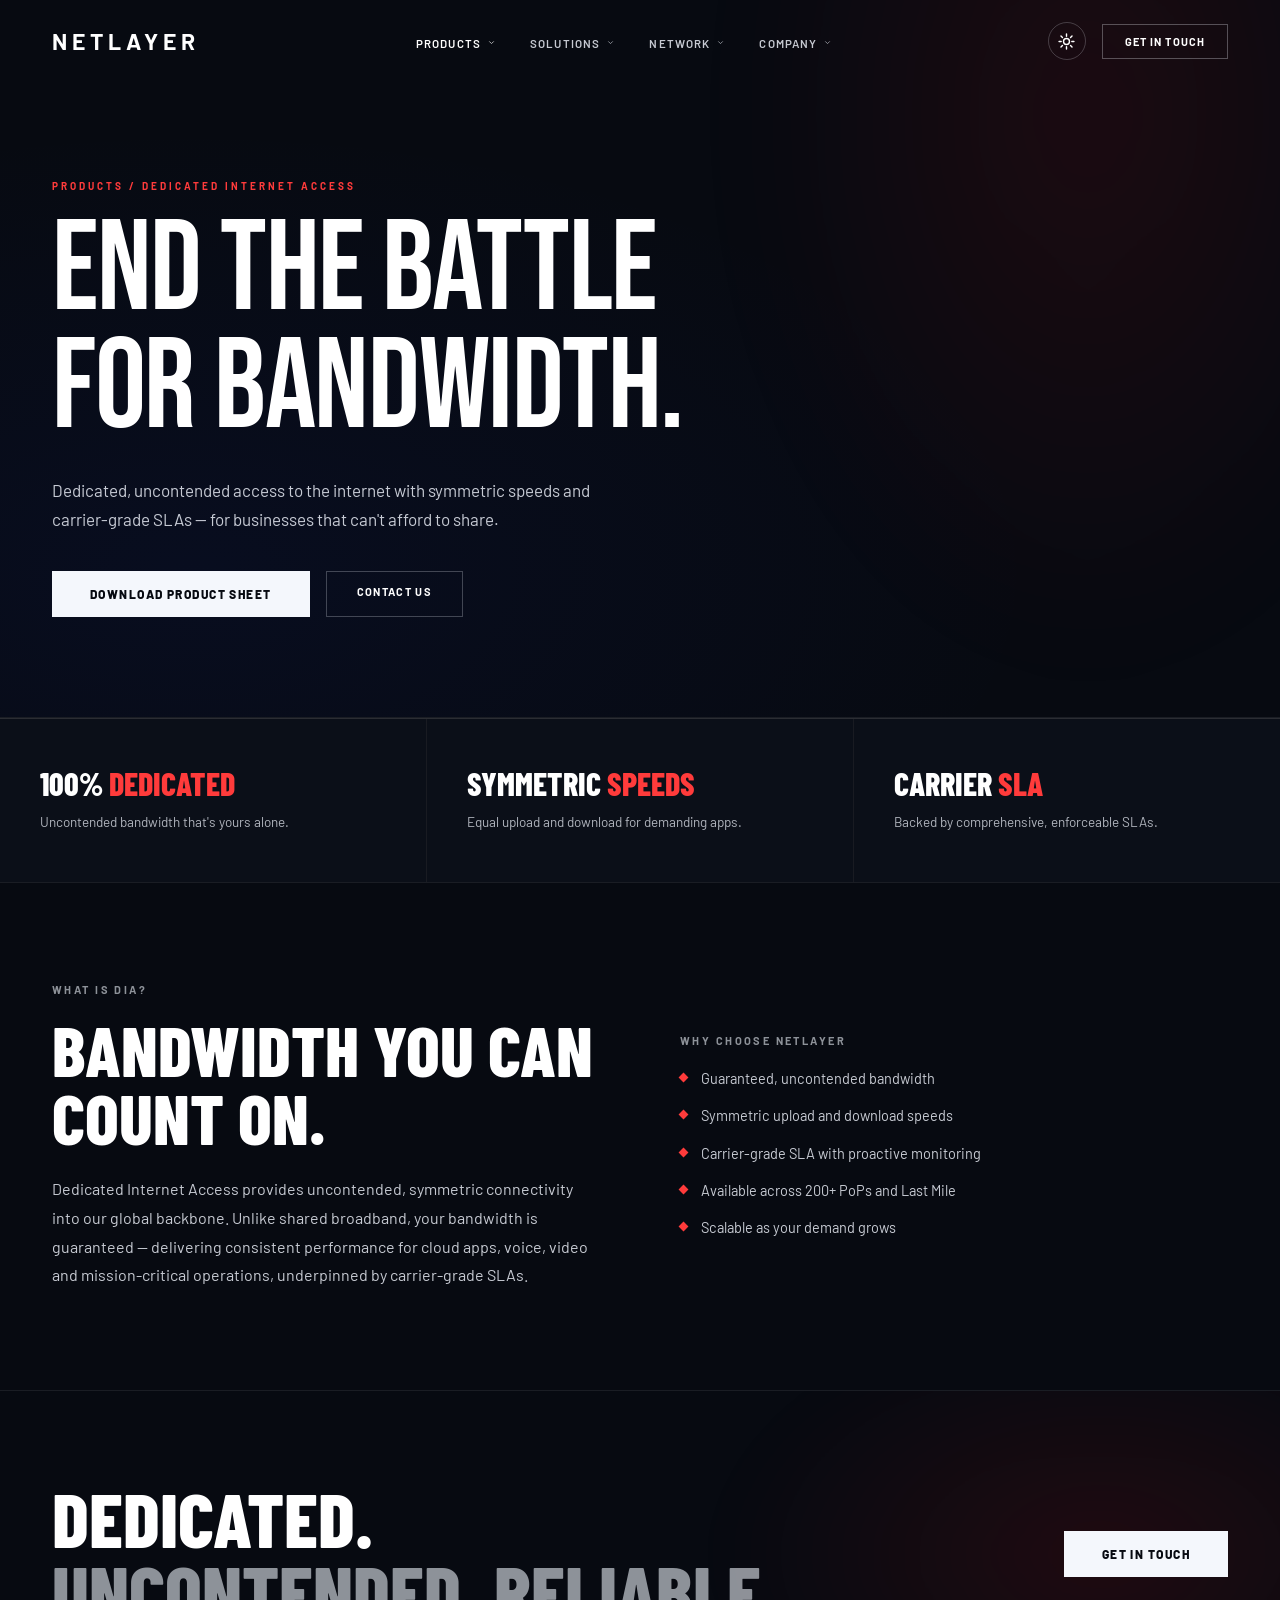
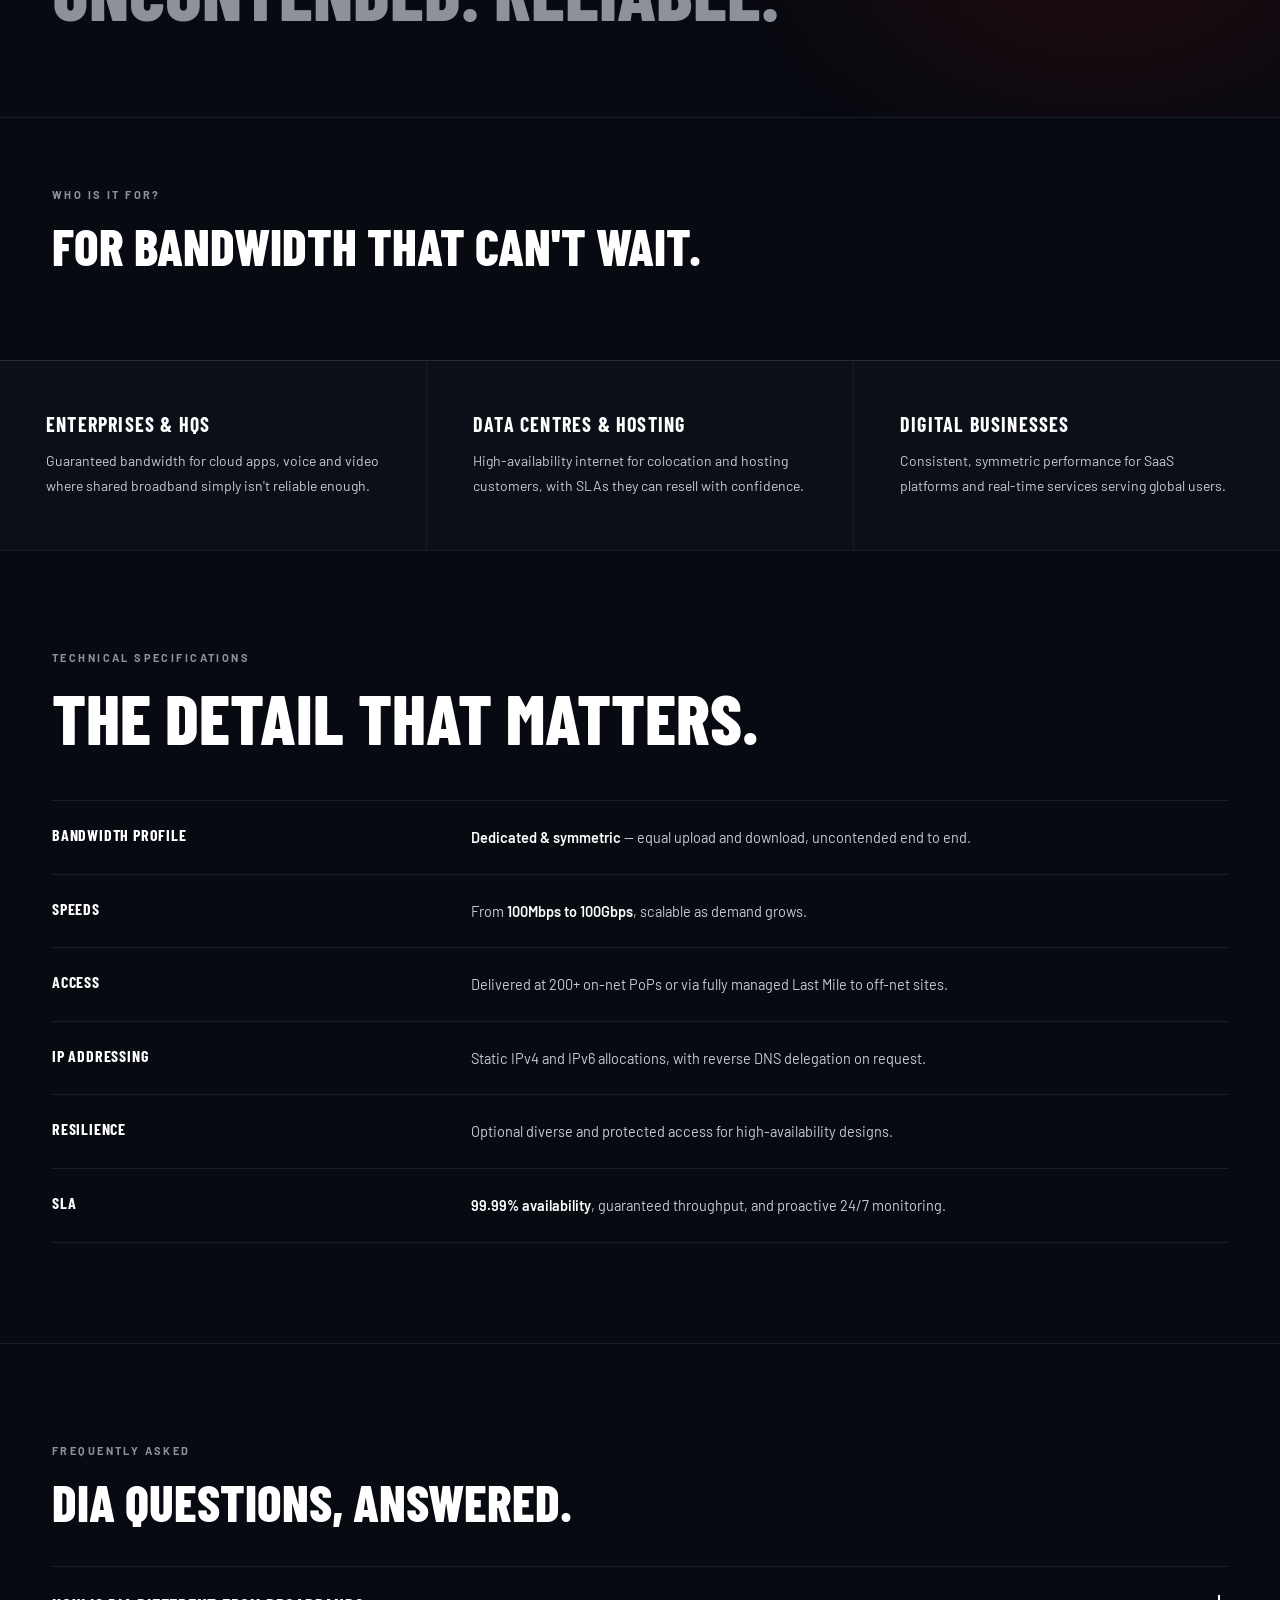
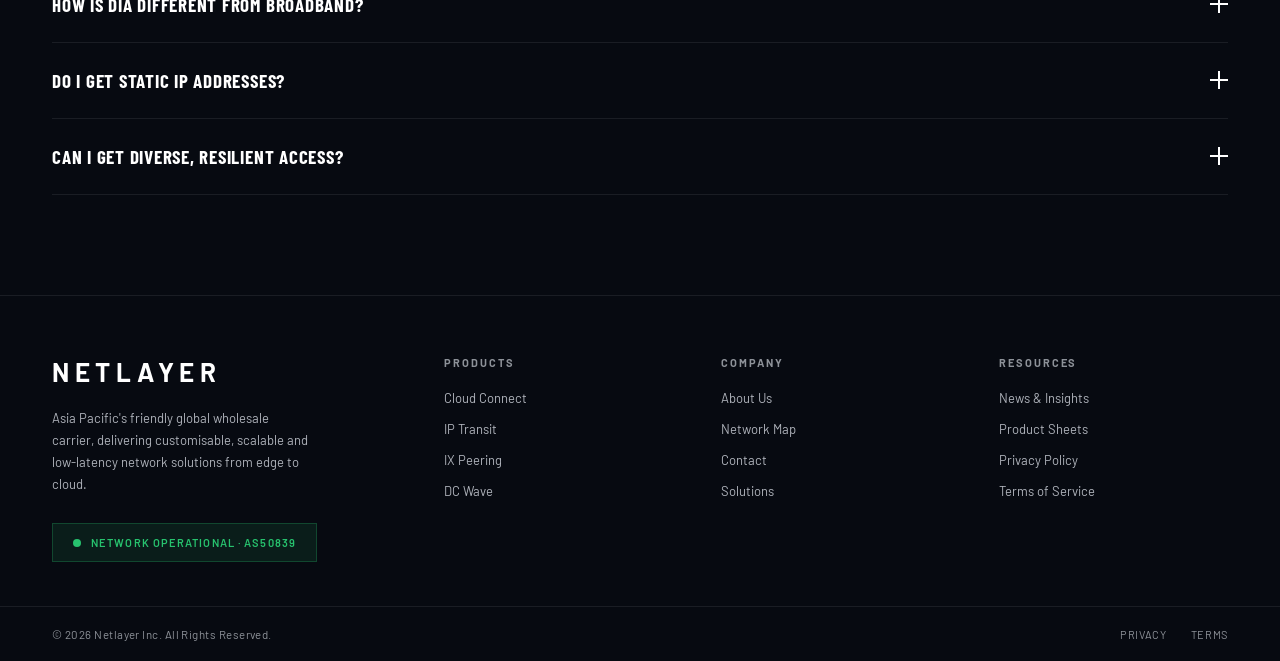
<file: dia.html>
<!DOCTYPE html>
<html lang="en">
<head>
<meta charset="UTF-8">
<meta name="viewport" content="width=device-width, initial-scale=1.0">
<title>Dedicated Internet Access (DIA) | Netlayer</title>
<meta name="description" content="Uncontended, symmetric dedicated internet access backed by carrier-grade SLAs, from 100Mbps to 100Gbps.">
<meta name="theme-color" content="#070a11">
<link rel="canonical" href="https://www.netlayer.io/dia.html">
<meta property="og:type" content="website">
<meta property="og:site_name" content="Netlayer">
<meta property="og:title" content="Dedicated Internet Access (DIA) | Netlayer">
<meta property="og:description" content="Uncontended, symmetric dedicated internet access backed by carrier-grade SLAs, from 100Mbps to 100Gbps.">
<meta property="og:url" content="https://www.netlayer.io/dia.html">
<meta property="og:image" content="https://www.netlayer.io/assets/og-image.svg">
<meta name="twitter:card" content="summary_large_image">
<meta name="twitter:title" content="Dedicated Internet Access (DIA) | Netlayer">
<meta name="twitter:description" content="Uncontended, symmetric dedicated internet access backed by carrier-grade SLAs, from 100Mbps to 100Gbps.">
<meta name="twitter:image" content="https://www.netlayer.io/assets/og-image.svg">
<link rel="icon" type="image/svg+xml" href="assets/favicon.svg">
<link rel="preconnect" href="https://fonts.googleapis.com">
<link rel="preconnect" href="https://fonts.gstatic.com" crossorigin>
<link href="https://fonts.googleapis.com/css2?family=Bebas+Neue&family=Barlow:ital,wght@0,300;0,400;0,500;0,600;0,700;0,800;0,900;1,600&family=Barlow+Condensed:wght@300;400;600;700;800;900&display=swap" rel="stylesheet">
<link rel="stylesheet" href="assets/css/styles.css">
<script>(function(){try{var t=localStorage.getItem('netlayer-theme');if(t==='light')document.documentElement.setAttribute('data-theme','light');}catch(e){}})();</script>
</head>
<body>
<a href="#main" class="skip-link">Skip to content</a>
<div id="nav-mount"></div>
<main id="main">
<div class="inner-hero">
    <div class="page-label">Products / Dedicated Internet Access</div>
    <div class="page-title">End the battle<br>for bandwidth.</div>
    <p class="page-sub">Dedicated, uncontended access to the internet with symmetric speeds and carrier-grade SLAs — for businesses that can't afford to share.</p>
    <div style="display:flex;gap:16px;margin-top:36px;position:relative;z-index:1;flex-wrap:wrap">
      <a class="btn-primary" href="contact">Download Product Sheet</a>
      <a class="btn-outline" style="margin-top:0" href="contact">Contact us</a>
    </div>
  </div>
  <div class="prod-highlights">
    <div class="ph-cell"><div class="ph-title">100% <span class="accent">Dedicated</span></div><div class="ph-desc">Uncontended bandwidth that's yours alone.</div></div>
    <div class="ph-cell"><div class="ph-title">Symmetric <span class="accent">Speeds</span></div><div class="ph-desc">Equal upload and download for demanding apps.</div></div>
    <div class="ph-cell"><div class="ph-title">Carrier <span class="accent">SLA</span></div><div class="ph-desc">Backed by comprehensive, enforceable SLAs.</div></div>
  </div>
  <section class="section">
    <div class="two-col">
      <div>
        <div class="eyebrow">What is DIA?</div>
        <div class="section-heading">Bandwidth you can count on.</div>
        <p class="section-body">Dedicated Internet Access provides uncontended, symmetric connectivity into our global backbone. Unlike shared broadband, your bandwidth is guaranteed — delivering consistent performance for cloud apps, voice, video and mission-critical operations, underpinned by carrier-grade SLAs.</p>
      </div>
      <div>
        <div class="eyebrow">Why choose Netlayer</div>
        <ul class="benefit-list">
          <li>Guaranteed, uncontended bandwidth</li>
          <li>Symmetric upload and download speeds</li>
          <li>Carrier-grade SLA with proactive monitoring</li>
          <li>Available across 200+ PoPs and Last Mile</li>
          <li>Scalable as your demand grows</li>
        </ul>
      </div>
    </div>
  </section>
  <div class="cta-banner"><div><div class="cta-heading">Dedicated.<br><em>Uncontended. Reliable.</em></div></div><a class="btn-primary" href="contact" style="position:relative;z-index:1">Get in touch</a></div>
  <section class="section-sm" style="border-top:1px solid var(--line)"><div class="eyebrow">Who is it for?</div><div class="section-heading-sm">For bandwidth that can't wait.</div></section>
  <div class="cards-grid">
    <div class="card"><div class="card-title">Enterprises &amp; HQs</div><div class="card-desc">Guaranteed bandwidth for cloud apps, voice and video where shared broadband simply isn't reliable enough.</div></div>
    <div class="card"><div class="card-title">Data Centres &amp; Hosting</div><div class="card-desc">High-availability internet for colocation and hosting customers, with SLAs they can resell with confidence.</div></div>
    <div class="card"><div class="card-title">Digital Businesses</div><div class="card-desc">Consistent, symmetric performance for SaaS platforms and real-time services serving global users.</div></div>
  </div>

  <section class="section">
    <div class="eyebrow">Technical Specifications</div>
    <div class="section-heading" style="margin-bottom:48px">The detail that matters.</div>
    <div class="spec-table">
      <div class="spec-row"><div class="spec-k">Bandwidth Profile</div><div class="spec-v"><b>Dedicated &amp; symmetric</b> — equal upload and download, uncontended end to end.</div></div>
      <div class="spec-row"><div class="spec-k">Speeds</div><div class="spec-v">From <b>100Mbps to 100Gbps</b>, scalable as demand grows.</div></div>
      <div class="spec-row"><div class="spec-k">Access</div><div class="spec-v">Delivered at 200+ on-net PoPs or via fully managed Last Mile to off-net sites.</div></div>
      <div class="spec-row"><div class="spec-k">IP Addressing</div><div class="spec-v">Static IPv4 and IPv6 allocations, with reverse DNS delegation on request.</div></div>
      <div class="spec-row"><div class="spec-k">Resilience</div><div class="spec-v">Optional diverse and protected access for high-availability designs.</div></div>
      <div class="spec-row"><div class="spec-k">SLA</div><div class="spec-v"><b>99.99% availability</b>, guaranteed throughput, and proactive 24/7 monitoring.</div></div>
    </div>
  </section>

  <section class="section">
    <div class="eyebrow">Frequently Asked</div>
    <div class="section-heading-sm" style="margin-bottom:40px">DIA questions, answered.</div>
    <div class="faq">
      <div class="faq-item"><button class="faq-q">How is DIA different from broadband? <span class="fic"></span></button><div class="faq-a"><div class="faq-a-inner">Broadband is contended — you share capacity with other users. DIA is dedicated and uncontended, with symmetric speeds and an SLA guaranteeing the bandwidth you pay for.</div></div></div>
      <div class="faq-item"><button class="faq-q">Do I get static IP addresses? <span class="fic"></span></button><div class="faq-a"><div class="faq-a-inner">Yes. Every DIA service includes static IPv4 and IPv6 allocations, with reverse DNS delegation available on request.</div></div></div>
      <div class="faq-item"><button class="faq-q">Can I get diverse, resilient access? <span class="fic"></span></button><div class="faq-a"><div class="faq-a-inner">Absolutely. We offer diverse and protected access options so a single fibre fault never takes your site offline.</div></div></div>
    </div>
  </section>

  <div class="footer-slot"></div>
</main>
<script src="assets/js/partials.js"></script>
<script src="assets/js/main.js"></script>
</body>
</html>
</file>
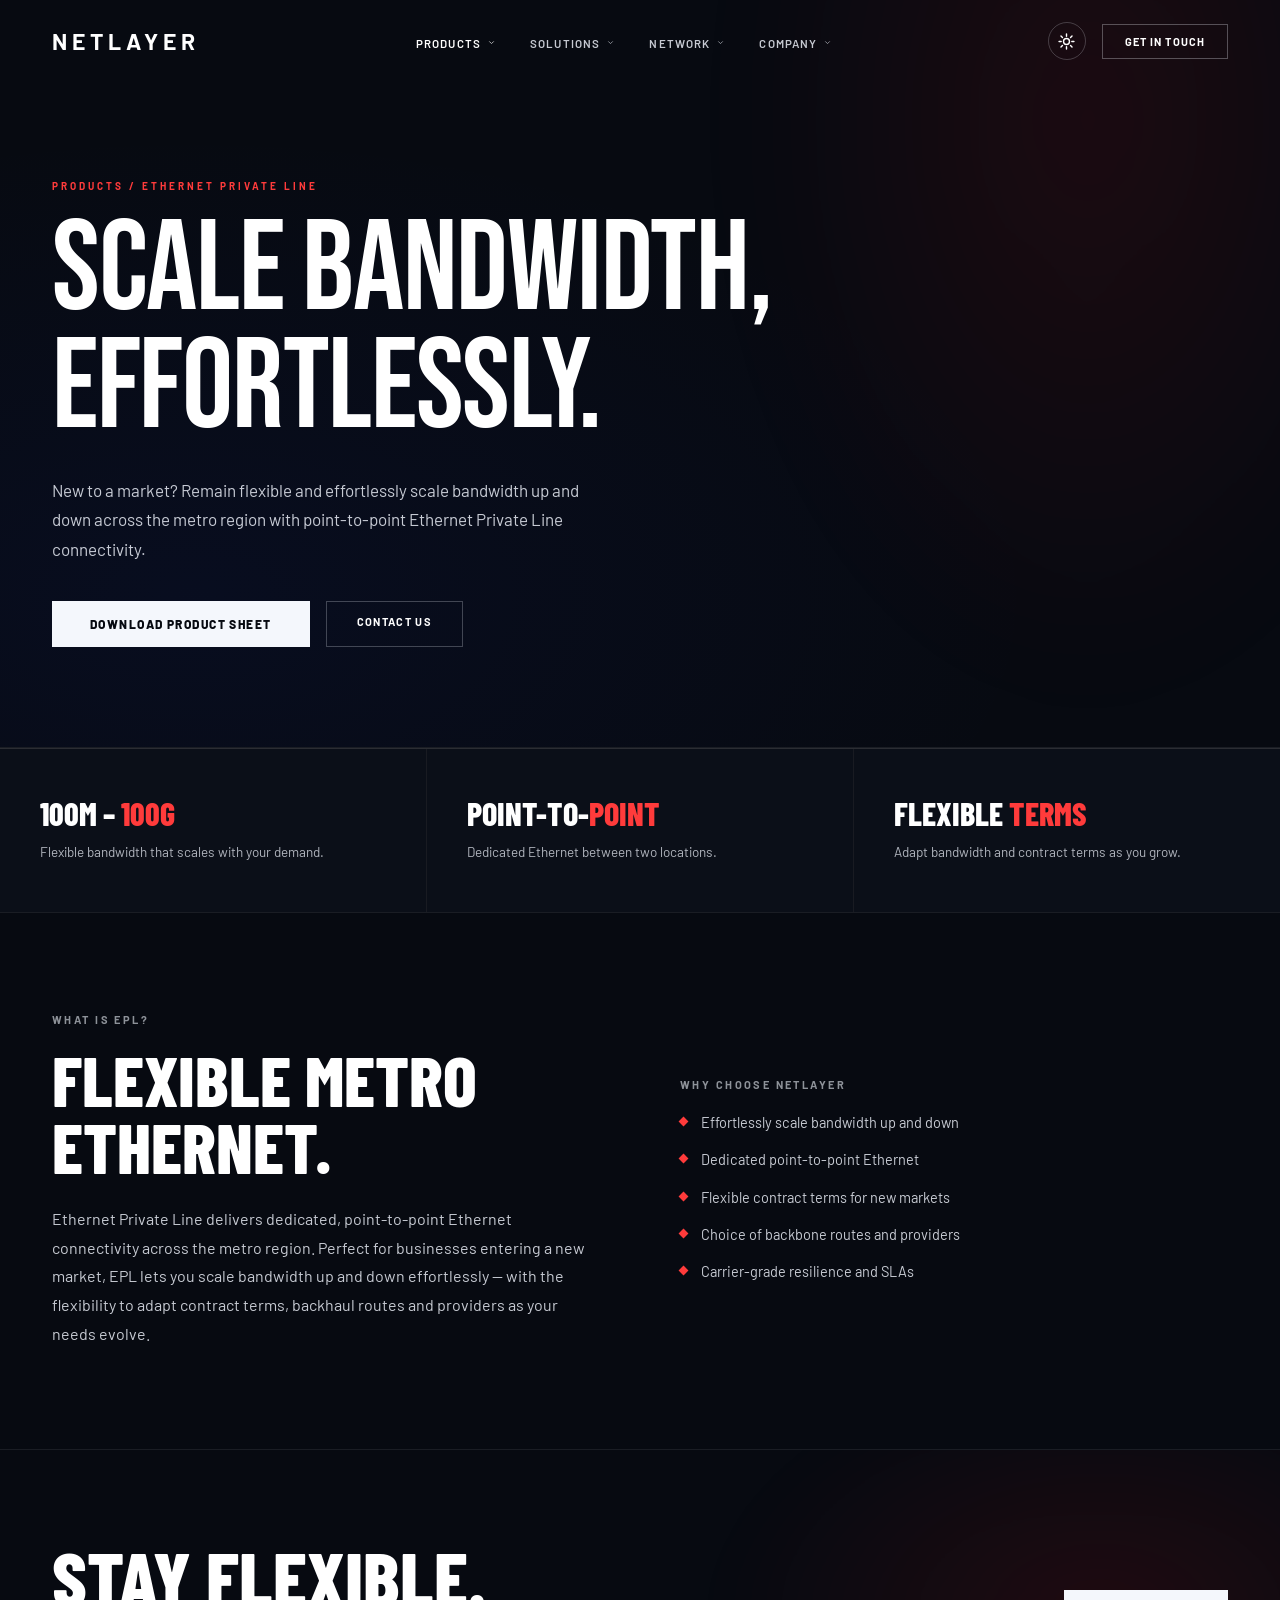
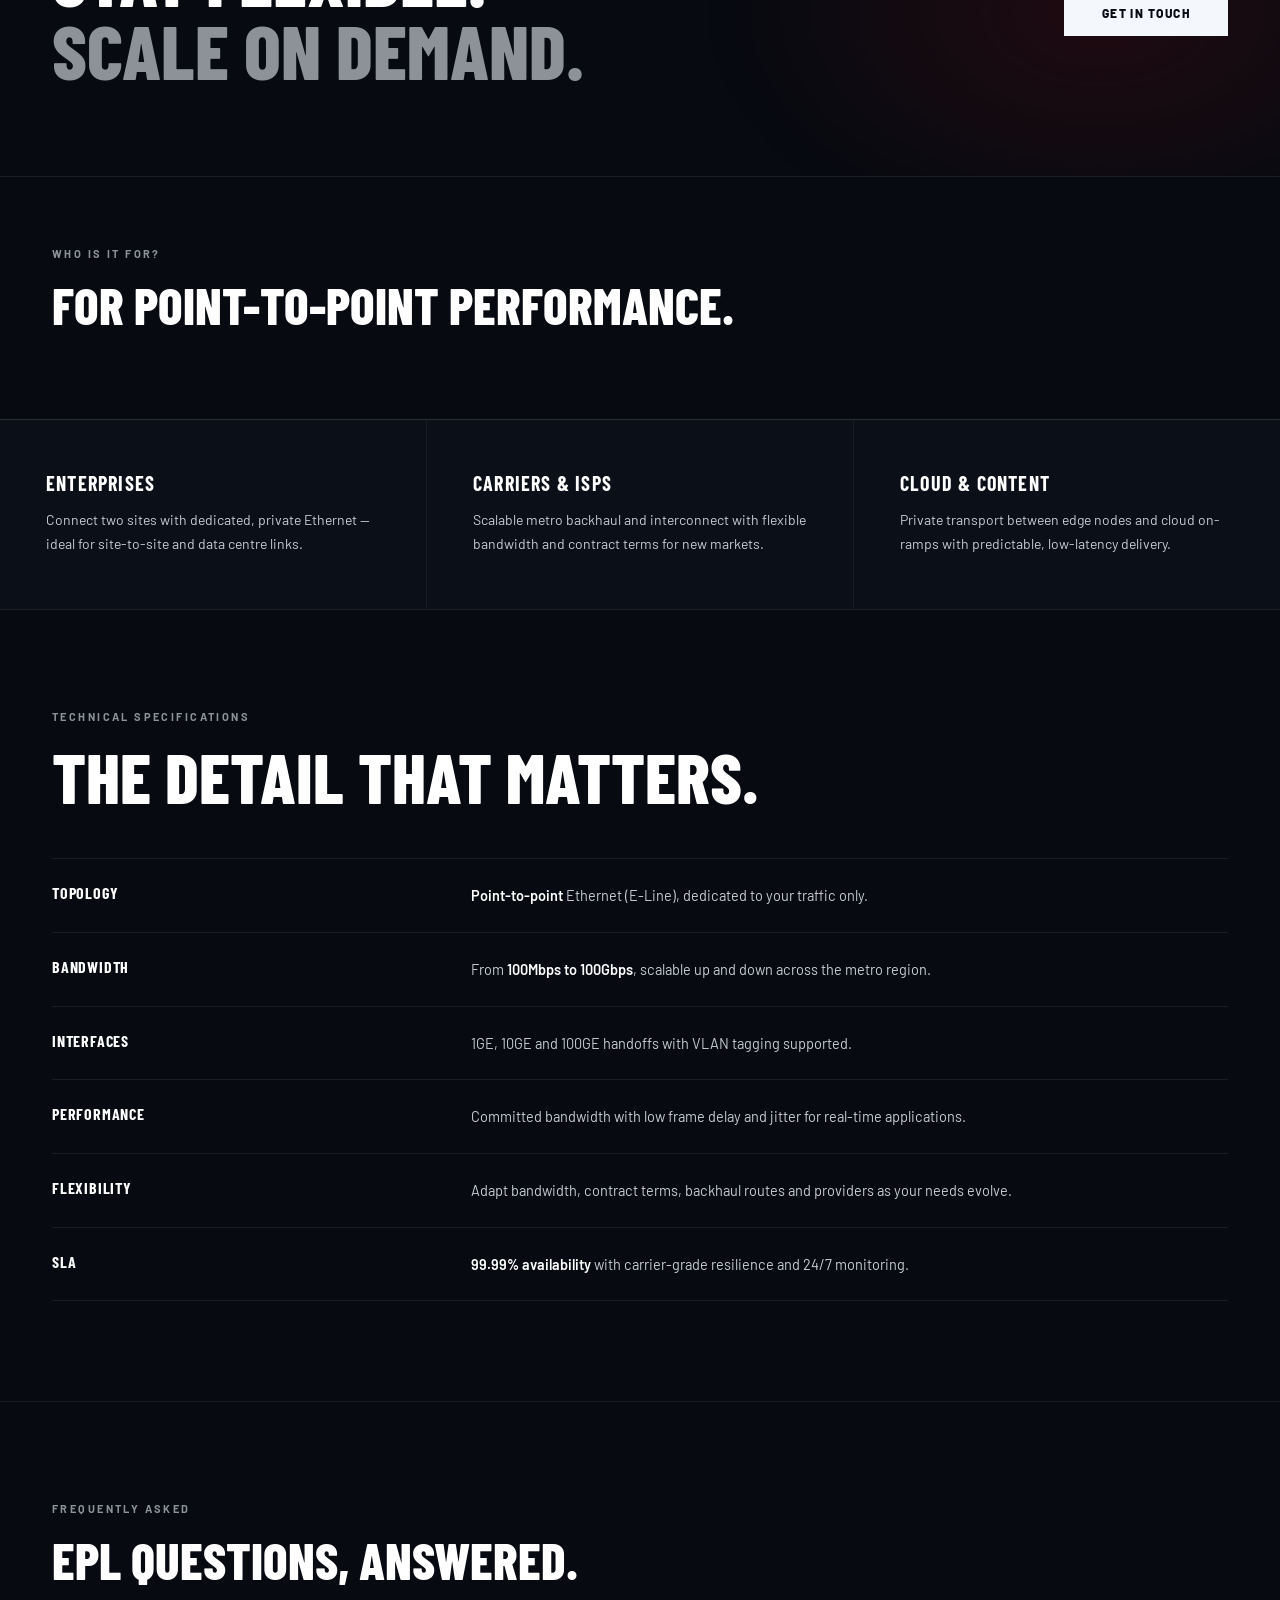
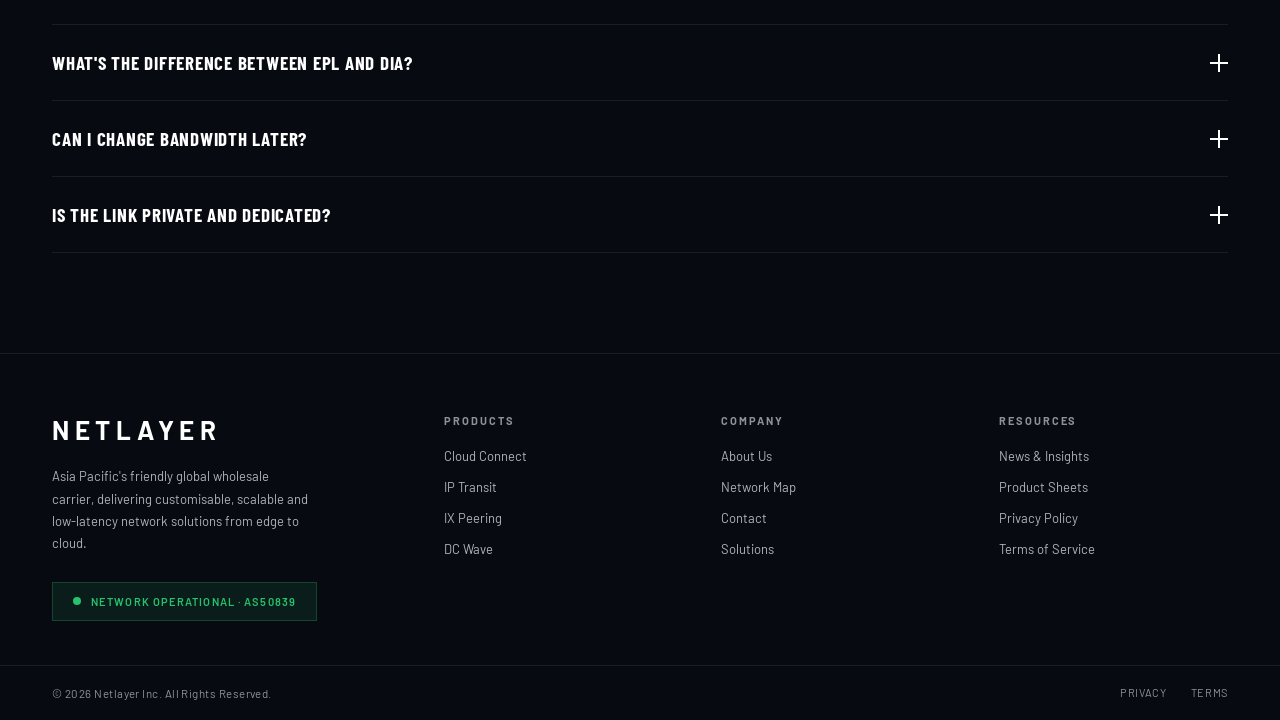
<file: epl.html>
<!DOCTYPE html>
<html lang="en">
<head>
<meta charset="UTF-8">
<meta name="viewport" content="width=device-width, initial-scale=1.0">
<title>Ethernet Private Line (EPL) | Netlayer</title>
<meta name="description" content="Flexible point-to-point Ethernet across the metro region. Scale bandwidth from 100Mbps to 100Gbps with carrier-grade resilience.">
<meta name="theme-color" content="#070a11">
<link rel="canonical" href="https://www.netlayer.io/epl.html">
<meta property="og:type" content="website">
<meta property="og:site_name" content="Netlayer">
<meta property="og:title" content="Ethernet Private Line (EPL) | Netlayer">
<meta property="og:description" content="Flexible point-to-point Ethernet across the metro region. Scale bandwidth from 100Mbps to 100Gbps with carrier-grade resilience.">
<meta property="og:url" content="https://www.netlayer.io/epl.html">
<meta property="og:image" content="https://www.netlayer.io/assets/og-image.svg">
<meta name="twitter:card" content="summary_large_image">
<meta name="twitter:title" content="Ethernet Private Line (EPL) | Netlayer">
<meta name="twitter:description" content="Flexible point-to-point Ethernet across the metro region. Scale bandwidth from 100Mbps to 100Gbps with carrier-grade resilience.">
<meta name="twitter:image" content="https://www.netlayer.io/assets/og-image.svg">
<link rel="icon" type="image/svg+xml" href="assets/favicon.svg">
<link rel="preconnect" href="https://fonts.googleapis.com">
<link rel="preconnect" href="https://fonts.gstatic.com" crossorigin>
<link href="https://fonts.googleapis.com/css2?family=Bebas+Neue&family=Barlow:ital,wght@0,300;0,400;0,500;0,600;0,700;0,800;0,900;1,600&family=Barlow+Condensed:wght@300;400;600;700;800;900&display=swap" rel="stylesheet">
<link rel="stylesheet" href="assets/css/styles.css">
<script>(function(){try{var t=localStorage.getItem('netlayer-theme');if(t==='light')document.documentElement.setAttribute('data-theme','light');}catch(e){}})();</script>
</head>
<body>
<a href="#main" class="skip-link">Skip to content</a>
<div id="nav-mount"></div>
<main id="main">
<div class="inner-hero">
    <div class="page-label">Products / Ethernet Private Line</div>
    <div class="page-title">Scale bandwidth,<br>effortlessly.</div>
    <p class="page-sub">New to a market? Remain flexible and effortlessly scale bandwidth up and down across the metro region with point-to-point Ethernet Private Line connectivity.</p>
    <div style="display:flex;gap:16px;margin-top:36px;position:relative;z-index:1;flex-wrap:wrap">
      <a class="btn-primary" href="contact">Download Product Sheet</a>
      <a class="btn-outline" style="margin-top:0" href="contact">Contact us</a>
    </div>
  </div>
  <div class="prod-highlights">
    <div class="ph-cell"><div class="ph-title">100M – <span class="accent">100G</span></div><div class="ph-desc">Flexible bandwidth that scales with your demand.</div></div>
    <div class="ph-cell"><div class="ph-title">Point-to-<span class="accent">Point</span></div><div class="ph-desc">Dedicated Ethernet between two locations.</div></div>
    <div class="ph-cell"><div class="ph-title">Flexible <span class="accent">Terms</span></div><div class="ph-desc">Adapt bandwidth and contract terms as you grow.</div></div>
  </div>
  <section class="section">
    <div class="two-col">
      <div>
        <div class="eyebrow">What is EPL?</div>
        <div class="section-heading">Flexible metro Ethernet.</div>
        <p class="section-body">Ethernet Private Line delivers dedicated, point-to-point Ethernet connectivity across the metro region. Perfect for businesses entering a new market, EPL lets you scale bandwidth up and down effortlessly — with the flexibility to adapt contract terms, backhaul routes and providers as your needs evolve.</p>
      </div>
      <div>
        <div class="eyebrow">Why choose Netlayer</div>
        <ul class="benefit-list">
          <li>Effortlessly scale bandwidth up and down</li>
          <li>Dedicated point-to-point Ethernet</li>
          <li>Flexible contract terms for new markets</li>
          <li>Choice of backbone routes and providers</li>
          <li>Carrier-grade resilience and SLAs</li>
        </ul>
      </div>
    </div>
  </section>
  <div class="cta-banner"><div><div class="cta-heading">Stay flexible.<br><em>Scale on demand.</em></div></div><a class="btn-primary" href="contact" style="position:relative;z-index:1">Get in touch</a></div>
  <section class="section-sm" style="border-top:1px solid var(--line)"><div class="eyebrow">Who is it for?</div><div class="section-heading-sm">For point-to-point performance.</div></section>
  <div class="cards-grid">
    <div class="card"><div class="card-title">Enterprises</div><div class="card-desc">Connect two sites with dedicated, private Ethernet — ideal for site-to-site and data centre links.</div></div>
    <div class="card"><div class="card-title">Carriers &amp; ISPs</div><div class="card-desc">Scalable metro backhaul and interconnect with flexible bandwidth and contract terms for new markets.</div></div>
    <div class="card"><div class="card-title">Cloud &amp; Content</div><div class="card-desc">Private transport between edge nodes and cloud on-ramps with predictable, low-latency delivery.</div></div>
  </div>

  <section class="section">
    <div class="eyebrow">Technical Specifications</div>
    <div class="section-heading" style="margin-bottom:48px">The detail that matters.</div>
    <div class="spec-table">
      <div class="spec-row"><div class="spec-k">Topology</div><div class="spec-v"><b>Point-to-point</b> Ethernet (E-Line), dedicated to your traffic only.</div></div>
      <div class="spec-row"><div class="spec-k">Bandwidth</div><div class="spec-v">From <b>100Mbps to 100Gbps</b>, scalable up and down across the metro region.</div></div>
      <div class="spec-row"><div class="spec-k">Interfaces</div><div class="spec-v">1GE, 10GE and 100GE handoffs with VLAN tagging supported.</div></div>
      <div class="spec-row"><div class="spec-k">Performance</div><div class="spec-v">Committed bandwidth with low frame delay and jitter for real-time applications.</div></div>
      <div class="spec-row"><div class="spec-k">Flexibility</div><div class="spec-v">Adapt bandwidth, contract terms, backhaul routes and providers as your needs evolve.</div></div>
      <div class="spec-row"><div class="spec-k">SLA</div><div class="spec-v"><b>99.99% availability</b> with carrier-grade resilience and 24/7 monitoring.</div></div>
    </div>
  </section>

  <section class="section">
    <div class="eyebrow">Frequently Asked</div>
    <div class="section-heading-sm" style="margin-bottom:40px">EPL questions, answered.</div>
    <div class="faq">
      <div class="faq-item"><button class="faq-q">What's the difference between EPL and DIA? <span class="fic"></span></button><div class="faq-a"><div class="faq-a-inner">EPL is a private point-to-point link between two of your sites — it does not connect to the internet. DIA provides dedicated access to the public internet. Many customers use both together.</div></div></div>
      <div class="faq-item"><button class="faq-q">Can I change bandwidth later? <span class="fic"></span></button><div class="faq-a"><div class="faq-a-inner">Yes — that flexibility is the point. EPL lets you scale bandwidth up and down across the metro region as your demand changes, with flexible contract terms.</div></div></div>
      <div class="faq-item"><button class="faq-q">Is the link private and dedicated? <span class="fic"></span></button><div class="faq-a"><div class="faq-a-inner">Completely. EPL is a dedicated Layer 2 E-Line carrying only your traffic, with committed bandwidth and low, predictable latency.</div></div></div>
    </div>
  </section>

  <div class="footer-slot"></div>
</main>
<script src="assets/js/partials.js"></script>
<script src="assets/js/main.js"></script>
</body>
</html>
</file>
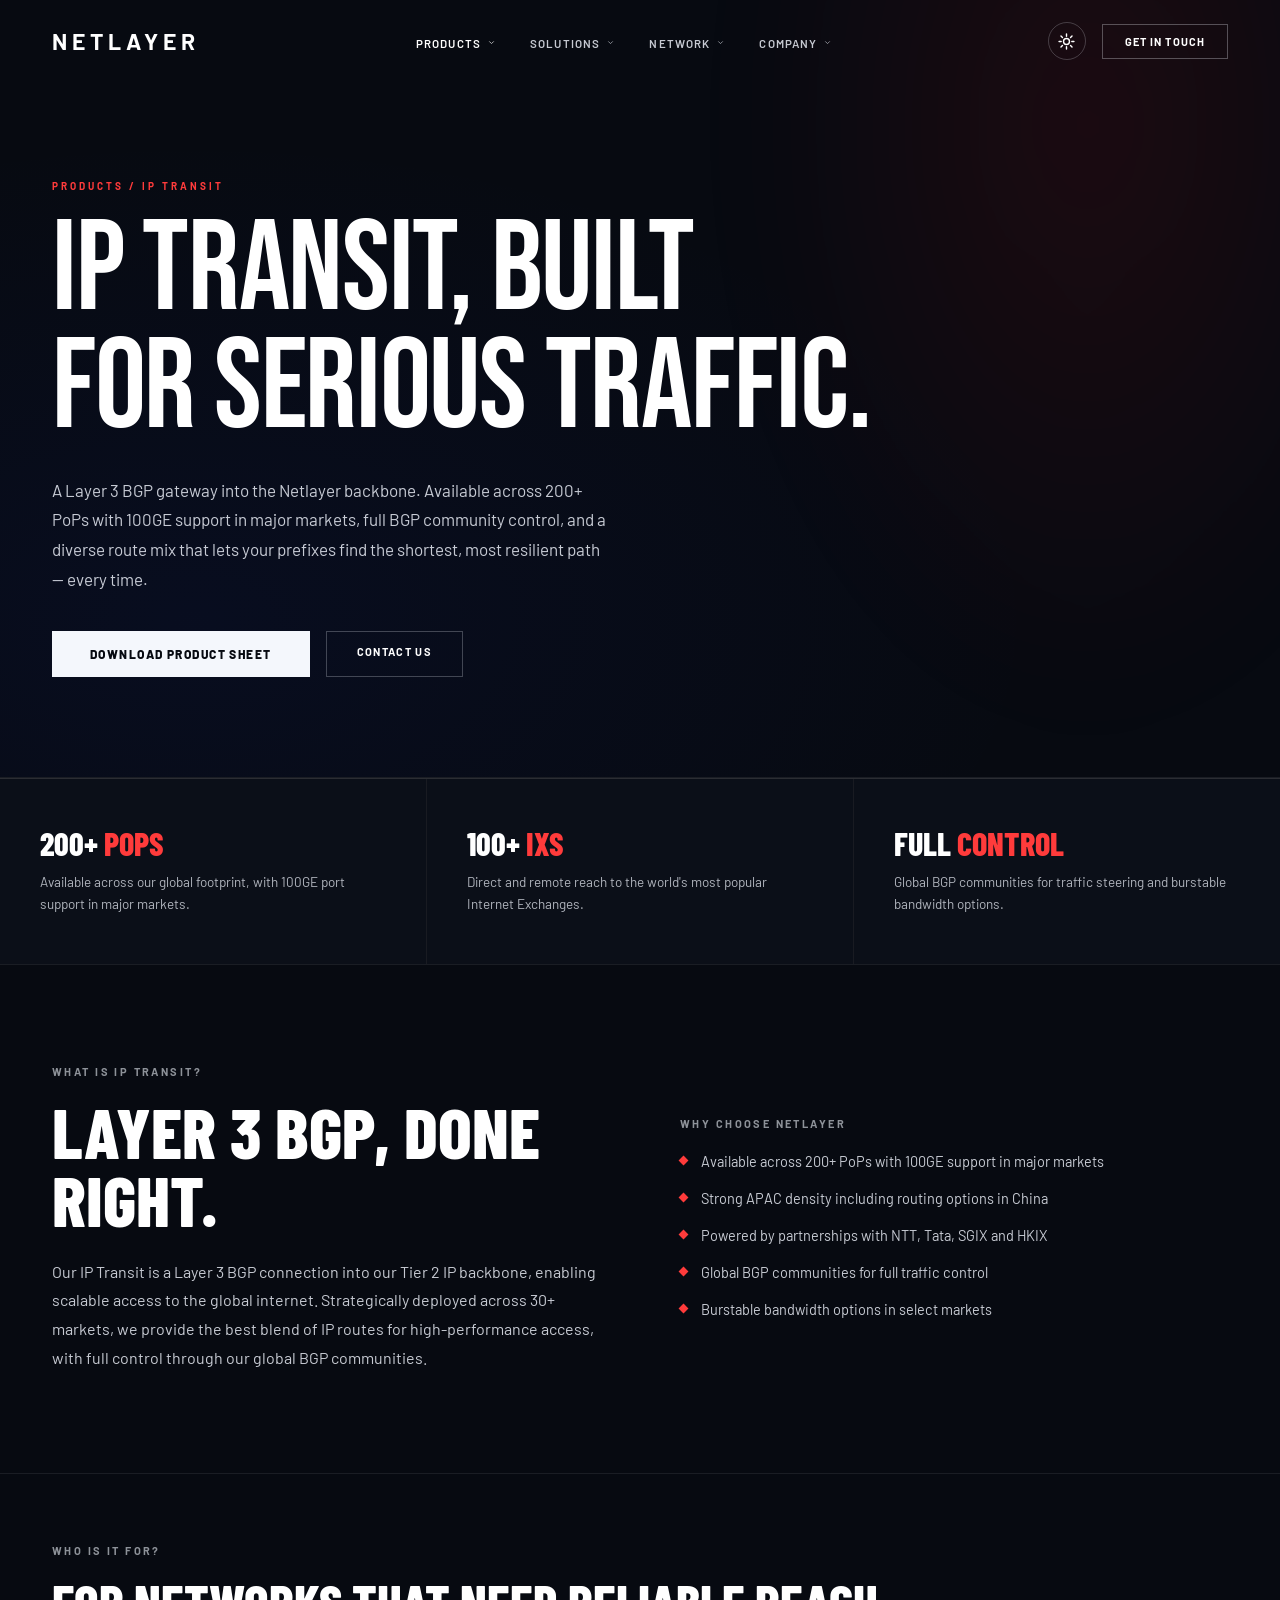
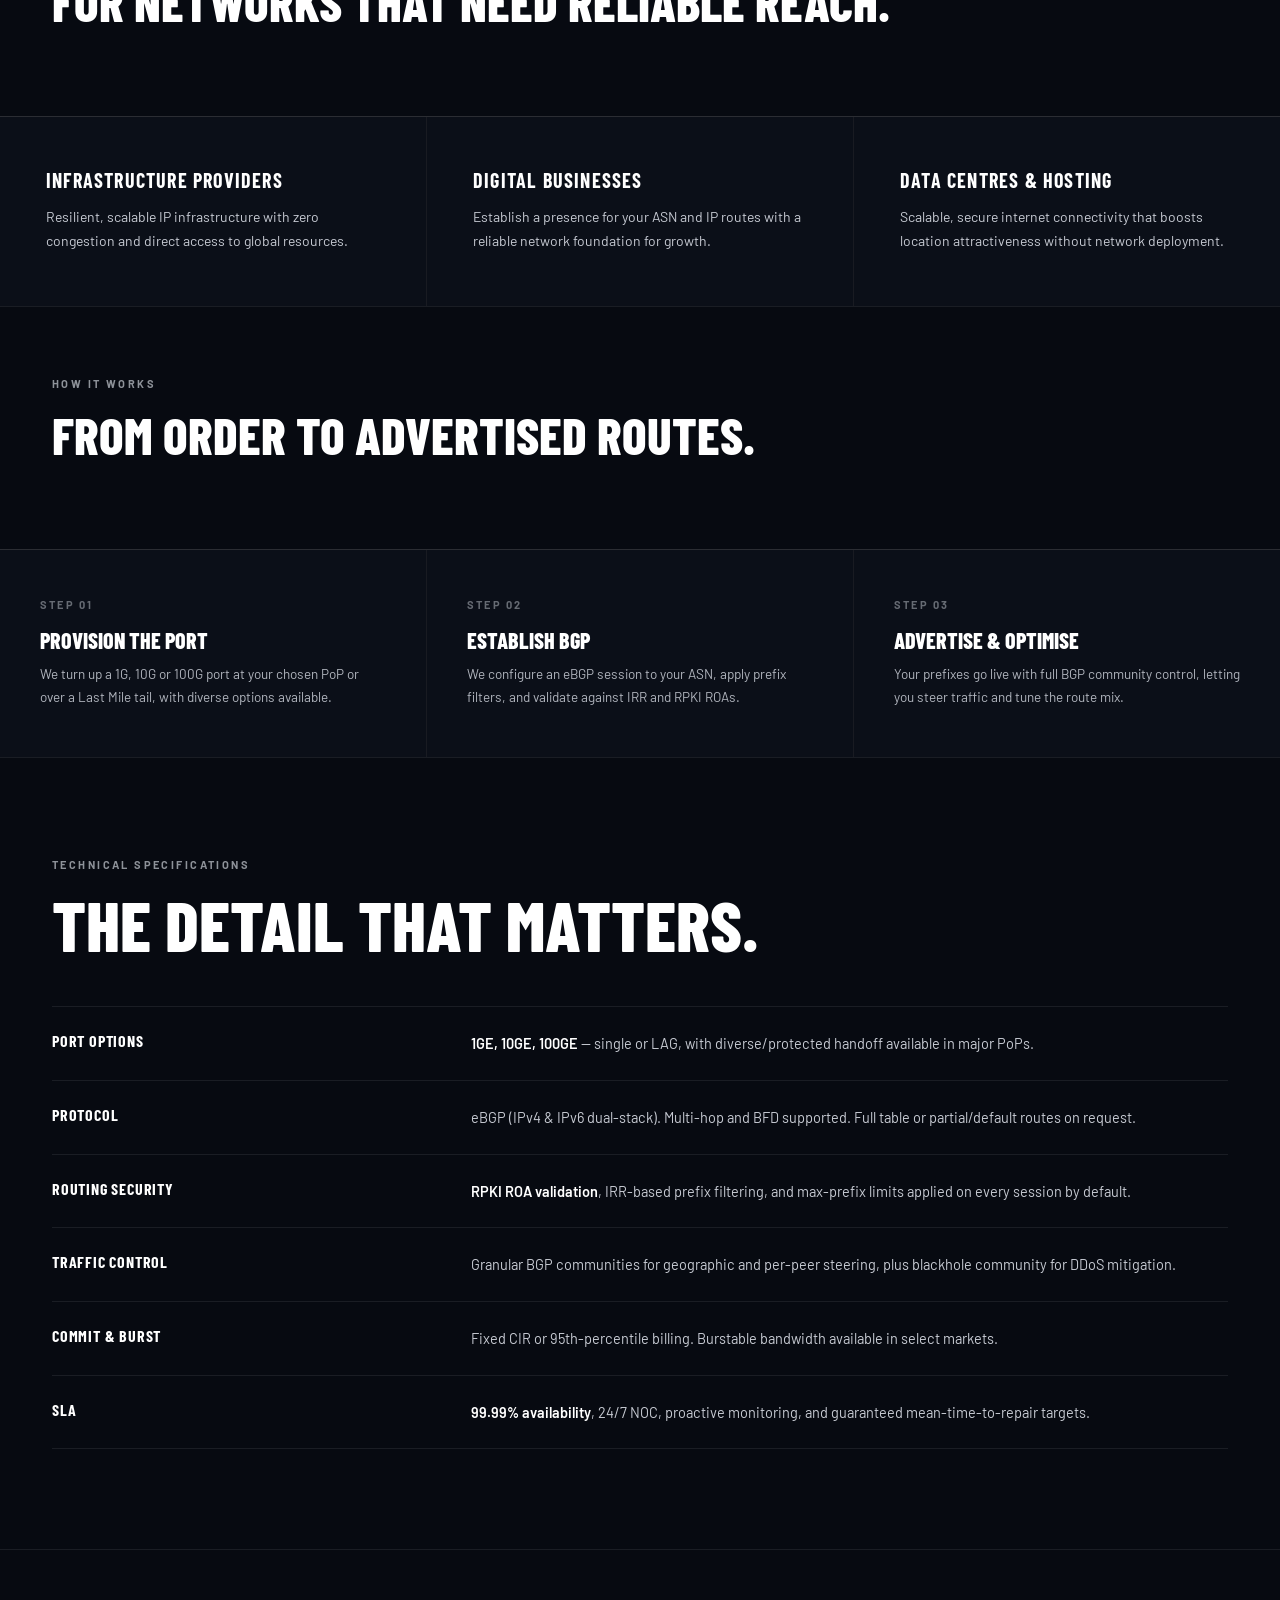
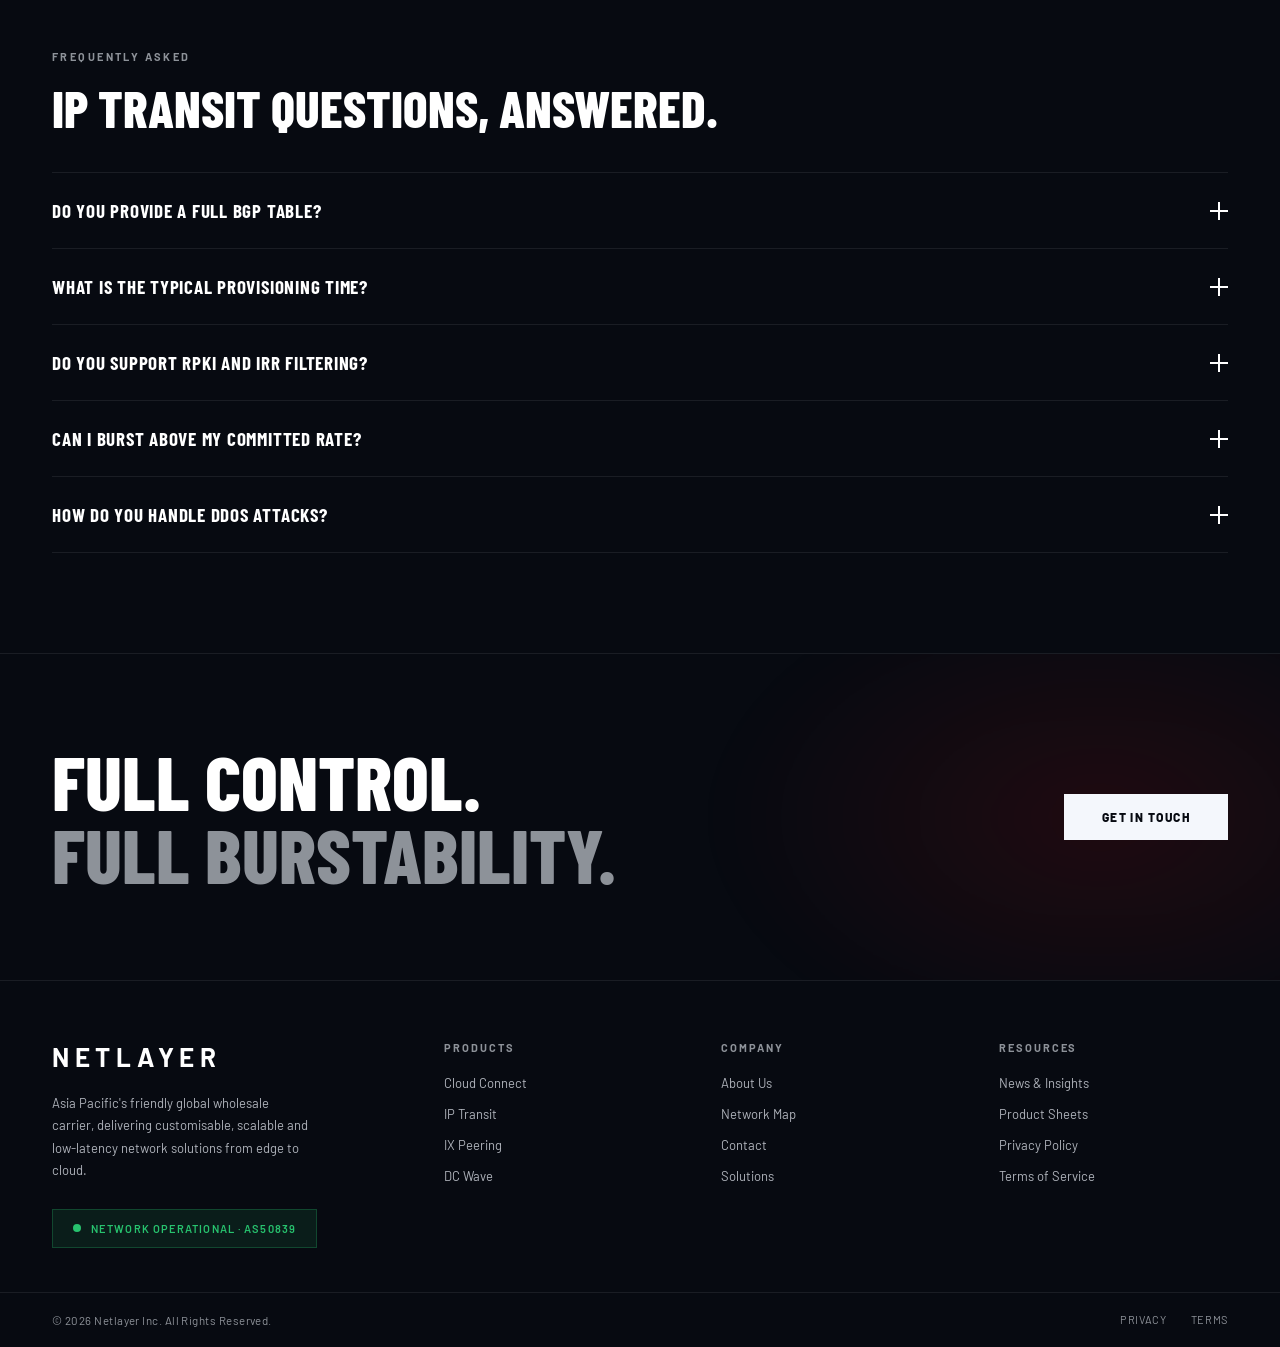
<file: ip-transit.html>
<!DOCTYPE html>
<html lang="en">
<head>
<meta charset="UTF-8">
<meta name="viewport" content="width=device-width, initial-scale=1.0">
<title>IP Transit — High-Speed Global Internet | Netlayer</title>
<meta name="description" content="Layer 3 BGP IP Transit into the Netlayer backbone. Diverse route mix, full BGP community control, available across 200+ PoPs.">
<meta name="theme-color" content="#070a11">
<link rel="canonical" href="https://www.netlayer.io/ip-transit.html">
<meta property="og:type" content="website">
<meta property="og:site_name" content="Netlayer">
<meta property="og:title" content="IP Transit — High-Speed Global Internet | Netlayer">
<meta property="og:description" content="Layer 3 BGP IP Transit into the Netlayer backbone. Diverse route mix, full BGP community control, available across 200+ PoPs.">
<meta property="og:url" content="https://www.netlayer.io/ip-transit.html">
<meta property="og:image" content="https://www.netlayer.io/assets/og-image.svg">
<meta name="twitter:card" content="summary_large_image">
<meta name="twitter:title" content="IP Transit — High-Speed Global Internet | Netlayer">
<meta name="twitter:description" content="Layer 3 BGP IP Transit into the Netlayer backbone. Diverse route mix, full BGP community control, available across 200+ PoPs.">
<meta name="twitter:image" content="https://www.netlayer.io/assets/og-image.svg">
<link rel="icon" type="image/svg+xml" href="assets/favicon.svg">
<link rel="preconnect" href="https://fonts.googleapis.com">
<link rel="preconnect" href="https://fonts.gstatic.com" crossorigin>
<link href="https://fonts.googleapis.com/css2?family=Bebas+Neue&family=Barlow:ital,wght@0,300;0,400;0,500;0,600;0,700;0,800;0,900;1,600&family=Barlow+Condensed:wght@300;400;600;700;800;900&display=swap" rel="stylesheet">
<link rel="stylesheet" href="assets/css/styles.css">
<script>(function(){try{var t=localStorage.getItem('netlayer-theme');if(t==='light')document.documentElement.setAttribute('data-theme','light');}catch(e){}})();</script>
</head>
<body>
<a href="#main" class="skip-link">Skip to content</a>
<div id="nav-mount"></div>
<main id="main">
<div class="inner-hero">
    <div class="page-label">Products / IP Transit</div>
    <div class="page-title">IP Transit, built<br>for serious traffic.</div>
    <p class="page-sub">A Layer 3 BGP gateway into the Netlayer backbone. Available across 200+ PoPs with 100GE support in major markets, full BGP community control, and a diverse route mix that lets your prefixes find the shortest, most resilient path — every time.</p>
    <div style="display:flex;gap:16px;margin-top:36px;position:relative;z-index:1;flex-wrap:wrap">
      <a class="btn-primary" href="contact">Download Product Sheet</a>
      <a class="btn-outline" style="margin-top:0" href="contact">Contact us</a>
    </div>
  </div>
  <div class="prod-highlights">
    <div class="ph-cell"><div class="ph-title">200+ <span class="accent">PoPs</span></div><div class="ph-desc">Available across our global footprint, with 100GE port support in major markets.</div></div>
    <div class="ph-cell"><div class="ph-title">100+ <span class="accent">IXs</span></div><div class="ph-desc">Direct and remote reach to the world's most popular Internet Exchanges.</div></div>
    <div class="ph-cell"><div class="ph-title">Full <span class="accent">Control</span></div><div class="ph-desc">Global BGP communities for traffic steering and burstable bandwidth options.</div></div>
  </div>
  <section class="section">
    <div class="two-col">
      <div>
        <div class="eyebrow">What is IP Transit?</div>
        <div class="section-heading">Layer 3 BGP, done right.</div>
        <p class="section-body">Our IP Transit is a Layer 3 BGP connection into our Tier 2 IP backbone, enabling scalable access to the global internet. Strategically deployed across 30+ markets, we provide the best blend of IP routes for high-performance access, with full control through our global BGP communities.</p>
      </div>
      <div>
        <div class="eyebrow">Why choose Netlayer</div>
        <ul class="benefit-list">
          <li>Available across 200+ PoPs with 100GE support in major markets</li>
          <li>Strong APAC density including routing options in China</li>
          <li>Powered by partnerships with NTT, Tata, SGIX and HKIX</li>
          <li>Global BGP communities for full traffic control</li>
          <li>Burstable bandwidth options in select markets</li>
        </ul>
      </div>
    </div>
  </section>
  <section class="section-sm"><div class="eyebrow">Who is it for?</div><div class="section-heading-sm">For networks that need reliable reach.</div></section>
  <div class="cards-grid">
    <div class="card"><div class="card-title">Infrastructure Providers</div><div class="card-desc">Resilient, scalable IP infrastructure with zero congestion and direct access to global resources.</div></div>
    <div class="card"><div class="card-title">Digital Businesses</div><div class="card-desc">Establish a presence for your ASN and IP routes with a reliable network foundation for growth.</div></div>
    <div class="card"><div class="card-title">Data Centres &amp; Hosting</div><div class="card-desc">Scalable, secure internet connectivity that boosts location attractiveness without network deployment.</div></div>
  </div>

  <!-- HOW IT WORKS -->
  <section class="section-sm"><div class="eyebrow">How It Works</div><div class="section-heading-sm">From order to advertised routes.</div></section>
  <div class="prod-highlights">
    <div class="ph-cell"><div class="card-num" style="margin-bottom:18px">STEP 01</div><div class="ph-title" style="font-size:22px">Provision the Port</div><div class="ph-desc">We turn up a 1G, 10G or 100G port at your chosen PoP or over a Last Mile tail, with diverse options available.</div></div>
    <div class="ph-cell"><div class="card-num" style="margin-bottom:18px">STEP 02</div><div class="ph-title" style="font-size:22px">Establish BGP</div><div class="ph-desc">We configure an eBGP session to your ASN, apply prefix filters, and validate against IRR and RPKI ROAs.</div></div>
    <div class="ph-cell"><div class="card-num" style="margin-bottom:18px">STEP 03</div><div class="ph-title" style="font-size:22px">Advertise &amp; Optimise</div><div class="ph-desc">Your prefixes go live with full BGP community control, letting you steer traffic and tune the route mix.</div></div>
  </div>

  <!-- TECH SPECS -->
  <section class="section">
    <div class="eyebrow">Technical Specifications</div>
    <div class="section-heading" style="margin-bottom:48px">The detail that matters.</div>
    <div class="spec-table">
      <div class="spec-row"><div class="spec-k">Port Options</div><div class="spec-v"><b>1GE, 10GE, 100GE</b> — single or LAG, with diverse/protected handoff available in major PoPs.</div></div>
      <div class="spec-row"><div class="spec-k">Protocol</div><div class="spec-v">eBGP (IPv4 &amp; IPv6 dual-stack). Multi-hop and BFD supported. Full table or partial/default routes on request.</div></div>
      <div class="spec-row"><div class="spec-k">Routing Security</div><div class="spec-v"><b>RPKI ROA validation</b>, IRR-based prefix filtering, and max-prefix limits applied on every session by default.</div></div>
      <div class="spec-row"><div class="spec-k">Traffic Control</div><div class="spec-v">Granular BGP communities for geographic and per-peer steering, plus blackhole community for DDoS mitigation.</div></div>
      <div class="spec-row"><div class="spec-k">Commit &amp; Burst</div><div class="spec-v">Fixed CIR or 95th-percentile billing. Burstable bandwidth available in select markets.</div></div>
      <div class="spec-row"><div class="spec-k">SLA</div><div class="spec-v"><b>99.99% availability</b>, 24/7 NOC, proactive monitoring, and guaranteed mean-time-to-repair targets.</div></div>
    </div>
  </section>

  <!-- FAQ -->
  <section class="section">
    <div class="eyebrow">Frequently Asked</div>
    <div class="section-heading-sm" style="margin-bottom:40px">IP Transit questions, answered.</div>
    <div class="faq">
      <div class="faq-item"><button class="faq-q">Do you provide a full BGP table? <span class="fic"></span></button><div class="faq-a"><div class="faq-a-inner">Yes. We offer the full global routing table by default, or partial and default-only routes on request — ideal for edge routers with limited FIB capacity.</div></div></div>
      <div class="faq-item"><button class="faq-q">What is the typical provisioning time? <span class="fic"></span></button><div class="faq-a"><div class="faq-a-inner">On-net ports in major PoPs are typically delivered in 3–10 business days. Where a Last Mile tail is required, timelines depend on the local access provider and we scope this during pre-sales.</div></div></div>
      <div class="faq-item"><button class="faq-q">Do you support RPKI and IRR filtering? <span class="fic"></span></button><div class="faq-a"><div class="faq-a-inner">Absolutely. RPKI ROV is enforced and we build prefix filters from IRR data. This is part of our commitment to MANRS-aligned routing hygiene.</div></div></div>
      <div class="faq-item"><button class="faq-q">Can I burst above my committed rate? <span class="fic"></span></button><div class="faq-a"><div class="faq-a-inner">In select markets, yes. We offer 95th-percentile billing and burstable commits so you only pay for what you use while retaining headroom for traffic spikes.</div></div></div>
      <div class="faq-item"><button class="faq-q">How do you handle DDoS attacks? <span class="fic"></span></button><div class="faq-a"><div class="faq-a-inner">We provide a remote-triggered blackhole (RTBH) community so you can null-route attacked prefixes instantly. Volumetric scrubbing options can be added in supported markets.</div></div></div>
    </div>
  </section>

  <div class="cta-banner"><div><div class="cta-heading">Full control.<br><em>Full burstability.</em></div></div><a class="btn-primary" href="contact" style="position:relative;z-index:1">Get in touch</a></div>
  <div class="footer-slot"></div>
</main>
<script src="assets/js/partials.js"></script>
<script src="assets/js/main.js"></script>
</body>
</html>
</file>
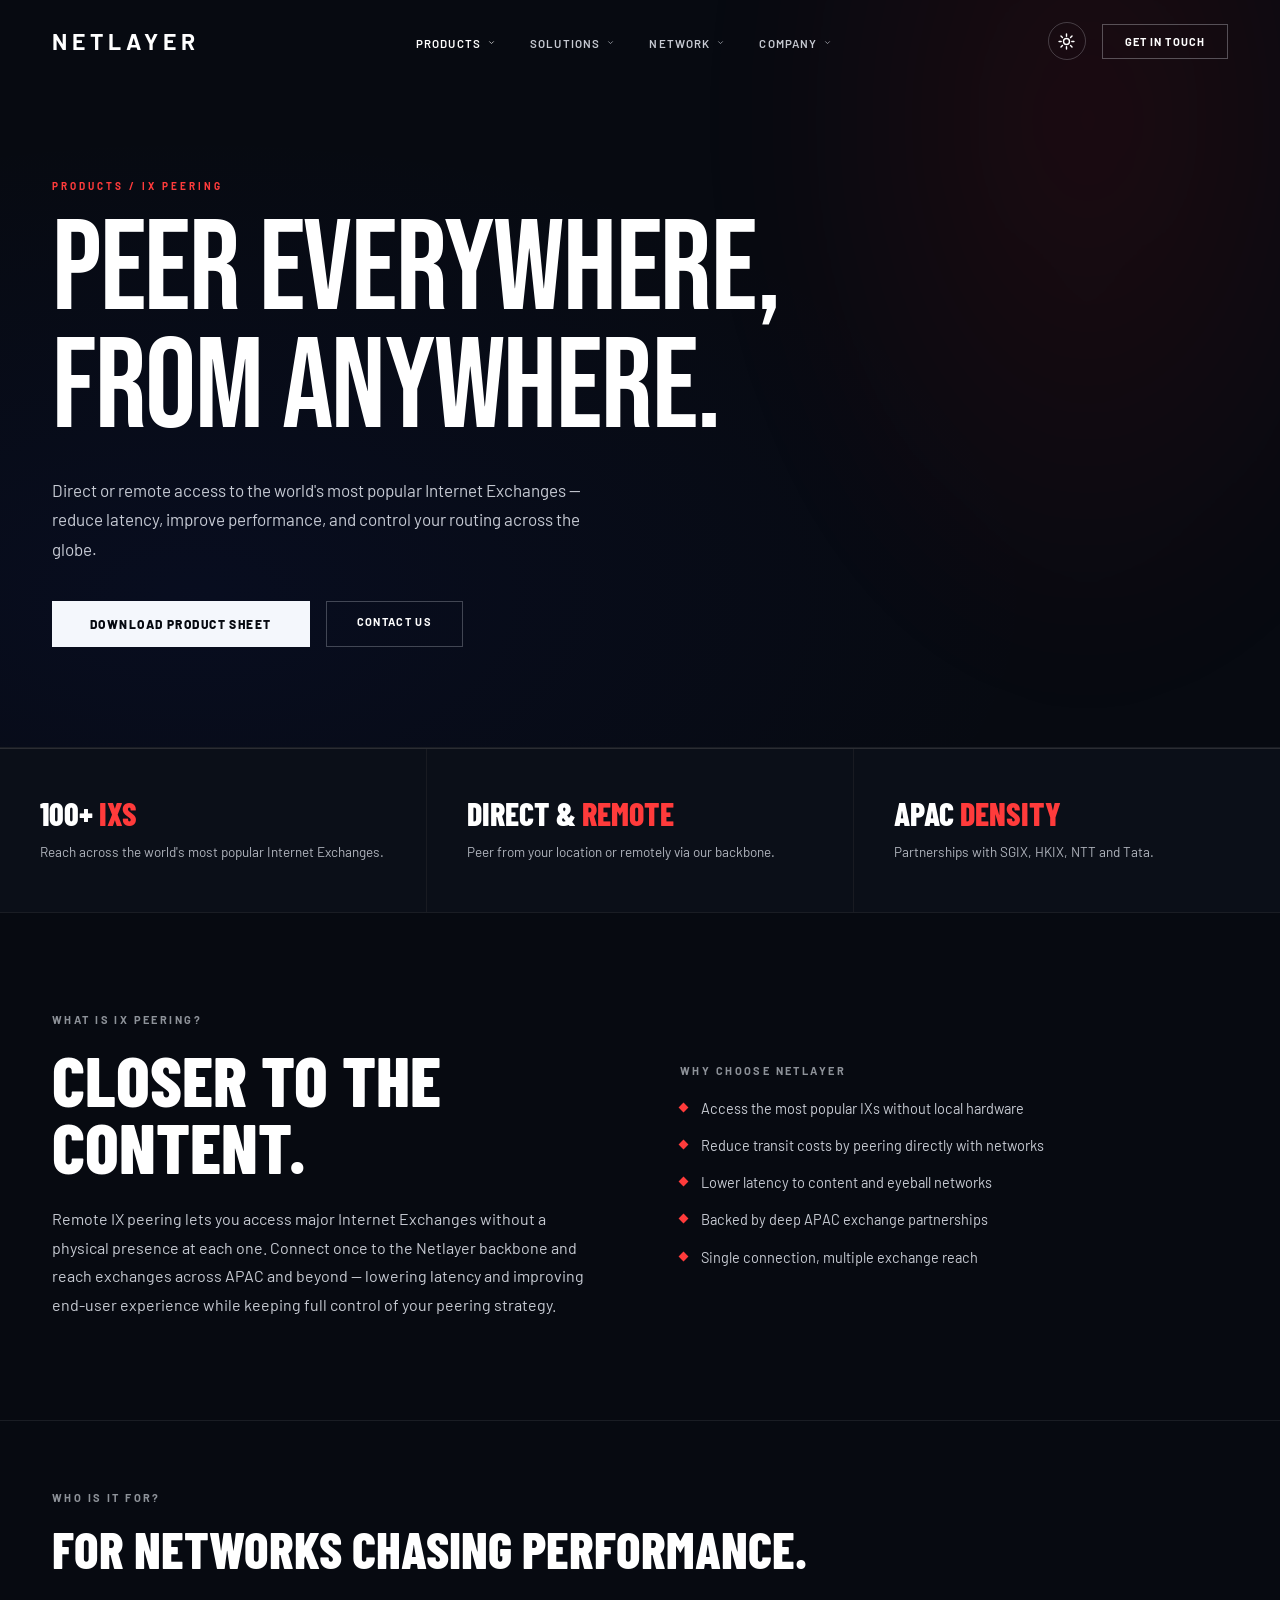
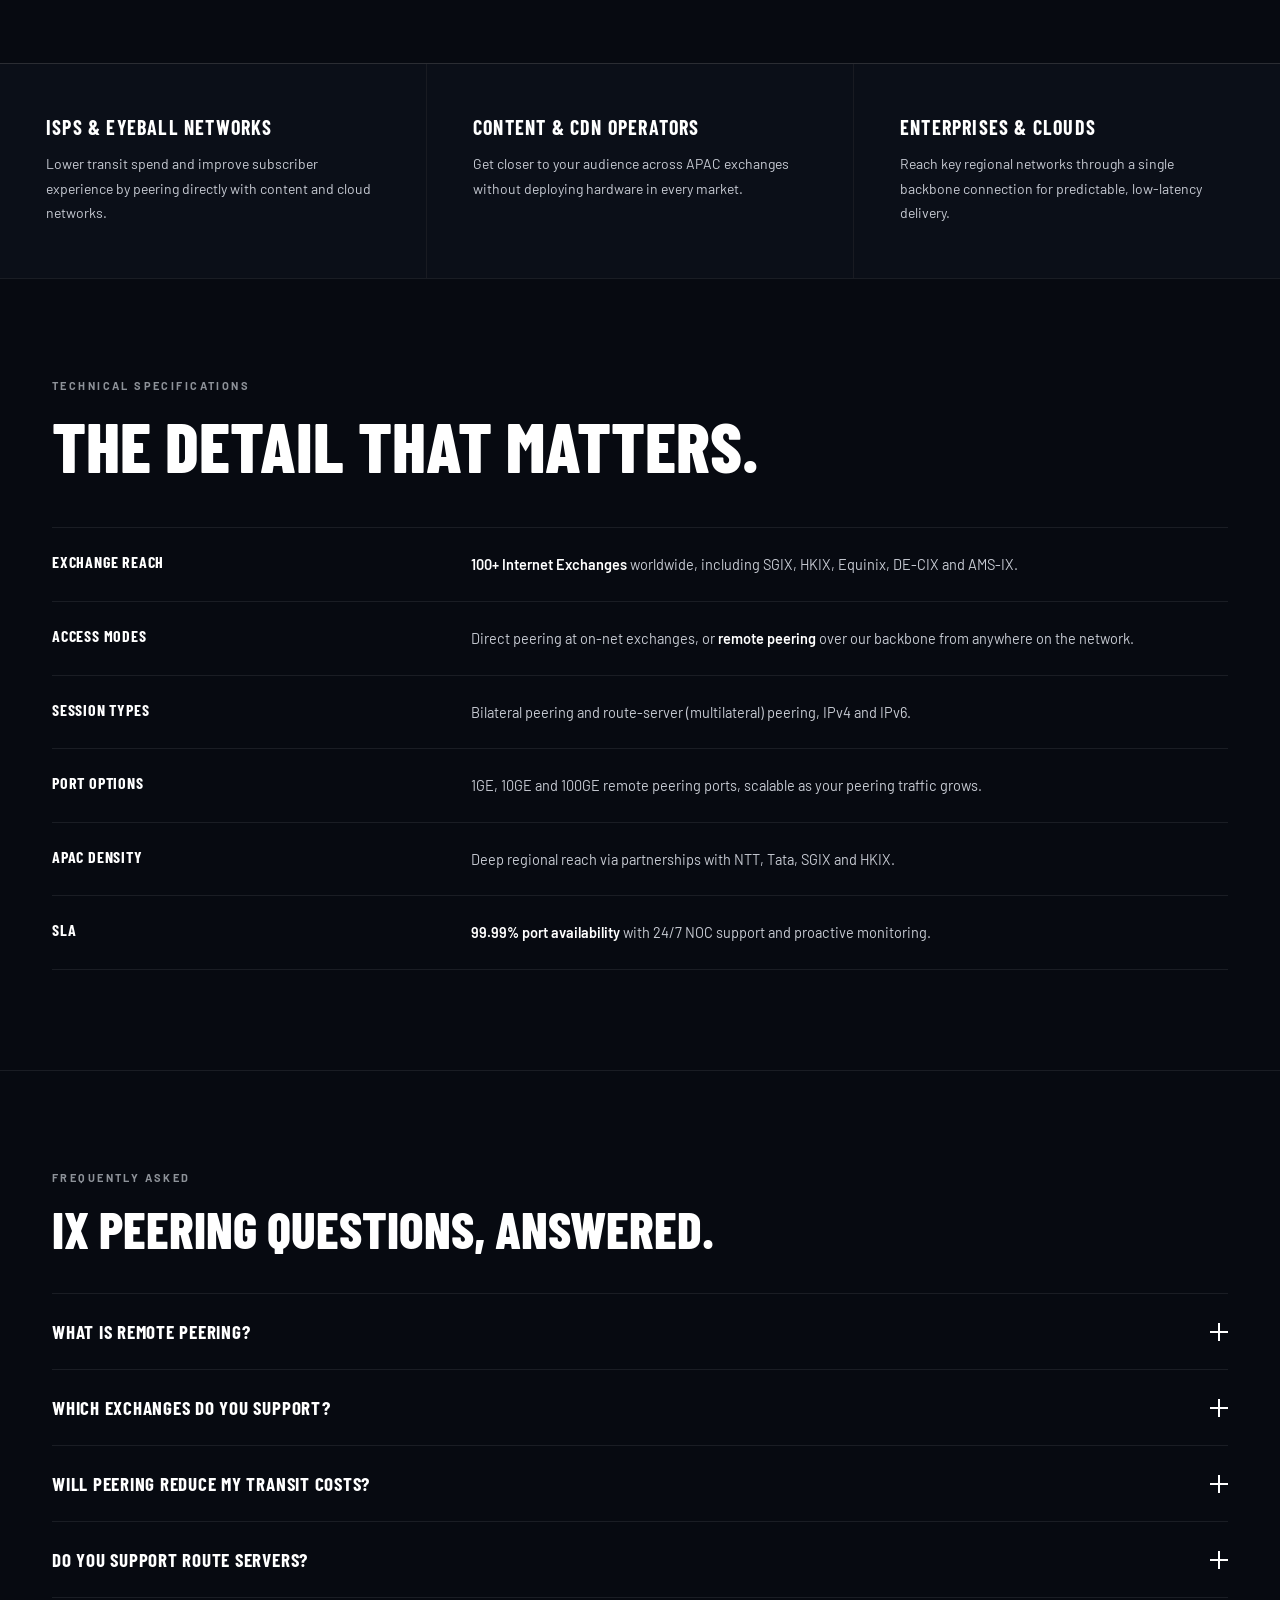
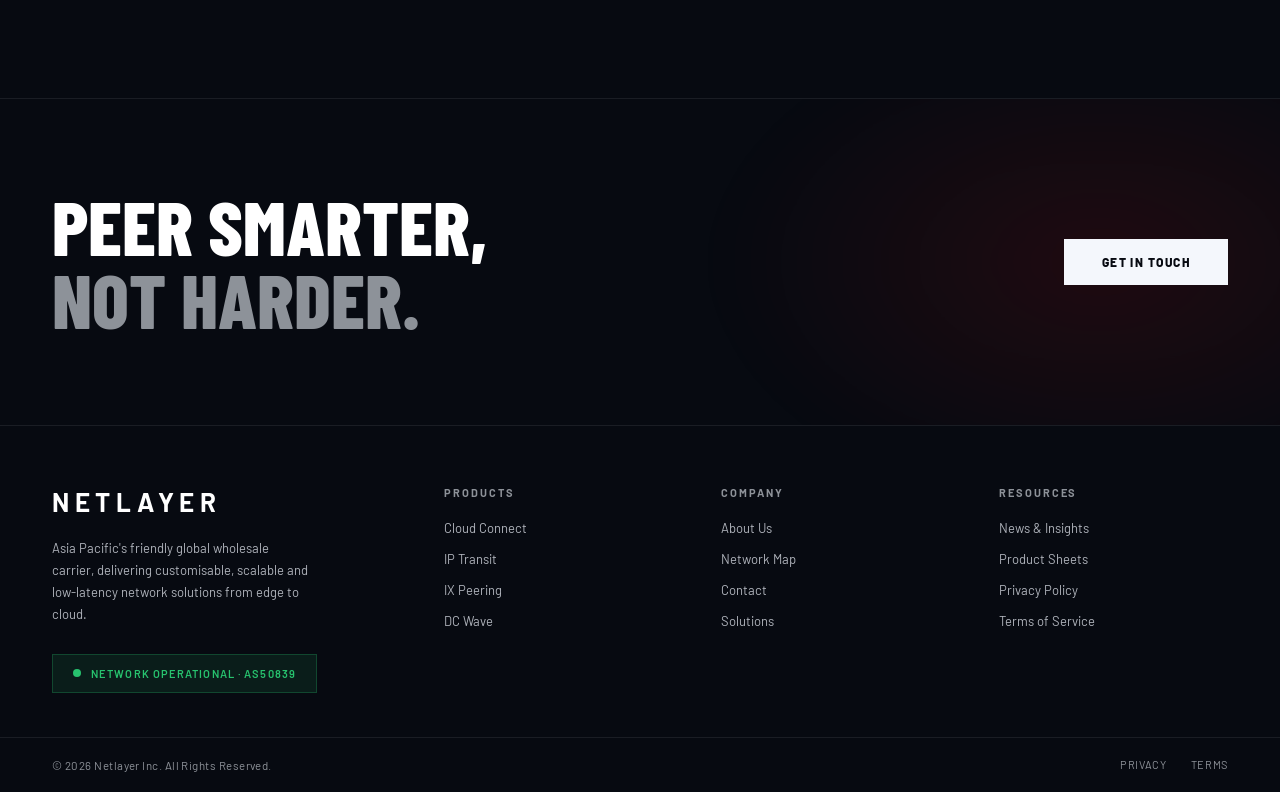
<file: ix-peering.html>
<!DOCTYPE html>
<html lang="en">
<head>
<meta charset="UTF-8">
<meta name="viewport" content="width=device-width, initial-scale=1.0">
<title>IX Peering — Direct & Remote Internet Exchange | Netlayer</title>
<meta name="description" content="Peer everywhere, from anywhere with direct and remote access to 100+ Internet Exchanges, including SGIX and HKIX.">
<meta name="theme-color" content="#070a11">
<link rel="canonical" href="https://www.netlayer.io/ix-peering.html">
<meta property="og:type" content="website">
<meta property="og:site_name" content="Netlayer">
<meta property="og:title" content="IX Peering — Direct & Remote Internet Exchange | Netlayer">
<meta property="og:description" content="Peer everywhere, from anywhere with direct and remote access to 100+ Internet Exchanges, including SGIX and HKIX.">
<meta property="og:url" content="https://www.netlayer.io/ix-peering.html">
<meta property="og:image" content="https://www.netlayer.io/assets/og-image.svg">
<meta name="twitter:card" content="summary_large_image">
<meta name="twitter:title" content="IX Peering — Direct & Remote Internet Exchange | Netlayer">
<meta name="twitter:description" content="Peer everywhere, from anywhere with direct and remote access to 100+ Internet Exchanges, including SGIX and HKIX.">
<meta name="twitter:image" content="https://www.netlayer.io/assets/og-image.svg">
<link rel="icon" type="image/svg+xml" href="assets/favicon.svg">
<link rel="preconnect" href="https://fonts.googleapis.com">
<link rel="preconnect" href="https://fonts.gstatic.com" crossorigin>
<link href="https://fonts.googleapis.com/css2?family=Bebas+Neue&family=Barlow:ital,wght@0,300;0,400;0,500;0,600;0,700;0,800;0,900;1,600&family=Barlow+Condensed:wght@300;400;600;700;800;900&display=swap" rel="stylesheet">
<link rel="stylesheet" href="assets/css/styles.css">
<script>(function(){try{var t=localStorage.getItem('netlayer-theme');if(t==='light')document.documentElement.setAttribute('data-theme','light');}catch(e){}})();</script>
</head>
<body>
<a href="#main" class="skip-link">Skip to content</a>
<div id="nav-mount"></div>
<main id="main">
<div class="inner-hero">
    <div class="page-label">Products / IX Peering</div>
    <div class="page-title">Peer everywhere,<br>from anywhere.</div>
    <p class="page-sub">Direct or remote access to the world's most popular Internet Exchanges — reduce latency, improve performance, and control your routing across the globe.</p>
    <div style="display:flex;gap:16px;margin-top:36px;position:relative;z-index:1;flex-wrap:wrap">
      <a class="btn-primary" href="contact">Download Product Sheet</a>
      <a class="btn-outline" style="margin-top:0" href="contact">Contact us</a>
    </div>
  </div>
  <div class="prod-highlights">
    <div class="ph-cell"><div class="ph-title">100+ <span class="accent">IXs</span></div><div class="ph-desc">Reach across the world's most popular Internet Exchanges.</div></div>
    <div class="ph-cell"><div class="ph-title">Direct &amp; <span class="accent">Remote</span></div><div class="ph-desc">Peer from your location or remotely via our backbone.</div></div>
    <div class="ph-cell"><div class="ph-title">APAC <span class="accent">Density</span></div><div class="ph-desc">Partnerships with SGIX, HKIX, NTT and Tata.</div></div>
  </div>
  <section class="section">
    <div class="two-col">
      <div>
        <div class="eyebrow">What is IX Peering?</div>
        <div class="section-heading">Closer to the content.</div>
        <p class="section-body">Remote IX peering lets you access major Internet Exchanges without a physical presence at each one. Connect once to the Netlayer backbone and reach exchanges across APAC and beyond — lowering latency and improving end-user experience while keeping full control of your peering strategy.</p>
      </div>
      <div>
        <div class="eyebrow">Why choose Netlayer</div>
        <ul class="benefit-list">
          <li>Access the most popular IXs without local hardware</li>
          <li>Reduce transit costs by peering directly with networks</li>
          <li>Lower latency to content and eyeball networks</li>
          <li>Backed by deep APAC exchange partnerships</li>
          <li>Single connection, multiple exchange reach</li>
        </ul>
      </div>
    </div>
  </section>
  <section class="section-sm"><div class="eyebrow">Who is it for?</div><div class="section-heading-sm">For networks chasing performance.</div></section>
  <div class="cards-grid">
    <div class="card"><div class="card-title">ISPs &amp; Eyeball Networks</div><div class="card-desc">Lower transit spend and improve subscriber experience by peering directly with content and cloud networks.</div></div>
    <div class="card"><div class="card-title">Content &amp; CDN Operators</div><div class="card-desc">Get closer to your audience across APAC exchanges without deploying hardware in every market.</div></div>
    <div class="card"><div class="card-title">Enterprises &amp; Clouds</div><div class="card-desc">Reach key regional networks through a single backbone connection for predictable, low-latency delivery.</div></div>
  </div>

  <!-- TECH SPECS -->
  <section class="section">
    <div class="eyebrow">Technical Specifications</div>
    <div class="section-heading" style="margin-bottom:48px">The detail that matters.</div>
    <div class="spec-table">
      <div class="spec-row"><div class="spec-k">Exchange Reach</div><div class="spec-v"><b>100+ Internet Exchanges</b> worldwide, including SGIX, HKIX, Equinix, DE-CIX and AMS-IX.</div></div>
      <div class="spec-row"><div class="spec-k">Access Modes</div><div class="spec-v">Direct peering at on-net exchanges, or <b>remote peering</b> over our backbone from anywhere on the network.</div></div>
      <div class="spec-row"><div class="spec-k">Session Types</div><div class="spec-v">Bilateral peering and route-server (multilateral) peering, IPv4 and IPv6.</div></div>
      <div class="spec-row"><div class="spec-k">Port Options</div><div class="spec-v">1GE, 10GE and 100GE remote peering ports, scalable as your peering traffic grows.</div></div>
      <div class="spec-row"><div class="spec-k">APAC Density</div><div class="spec-v">Deep regional reach via partnerships with NTT, Tata, SGIX and HKIX.</div></div>
      <div class="spec-row"><div class="spec-k">SLA</div><div class="spec-v"><b>99.99% port availability</b> with 24/7 NOC support and proactive monitoring.</div></div>
    </div>
  </section>

  <!-- FAQ -->
  <section class="section">
    <div class="eyebrow">Frequently Asked</div>
    <div class="section-heading-sm" style="margin-bottom:40px">IX Peering questions, answered.</div>
    <div class="faq">
      <div class="faq-item"><button class="faq-q">What is remote peering? <span class="fic"></span></button><div class="faq-a"><div class="faq-a-inner">Remote peering lets you join an Internet Exchange without deploying hardware at that exchange. You connect once to the Netlayer backbone and we extend your reach to the IX over our network.</div></div></div>
      <div class="faq-item"><button class="faq-q">Which exchanges do you support? <span class="fic"></span></button><div class="faq-a"><div class="faq-a-inner">Over 100 IXs globally, with particularly deep coverage in APAC including SGIX and HKIX, plus major European and North American exchanges.</div></div></div>
      <div class="faq-item"><button class="faq-q">Will peering reduce my transit costs? <span class="fic"></span></button><div class="faq-a"><div class="faq-a-inner">Typically yes. Peering offloads traffic that would otherwise use paid transit, and often improves latency to the destination network at the same time.</div></div></div>
      <div class="faq-item"><button class="faq-q">Do you support route servers? <span class="fic"></span></button><div class="faq-a"><div class="faq-a-inner">Yes — both bilateral sessions and multilateral route-server peering are supported, for IPv4 and IPv6.</div></div></div>
    </div>
  </section>

  <div class="cta-banner"><div><div class="cta-heading">Peer smarter,<br><em>not harder.</em></div></div><a class="btn-primary" href="contact" style="position:relative;z-index:1">Get in touch</a></div>
  <div class="footer-slot"></div>
</main>
<script src="assets/js/partials.js"></script>
<script src="assets/js/main.js"></script>
</body>
</html>
</file>
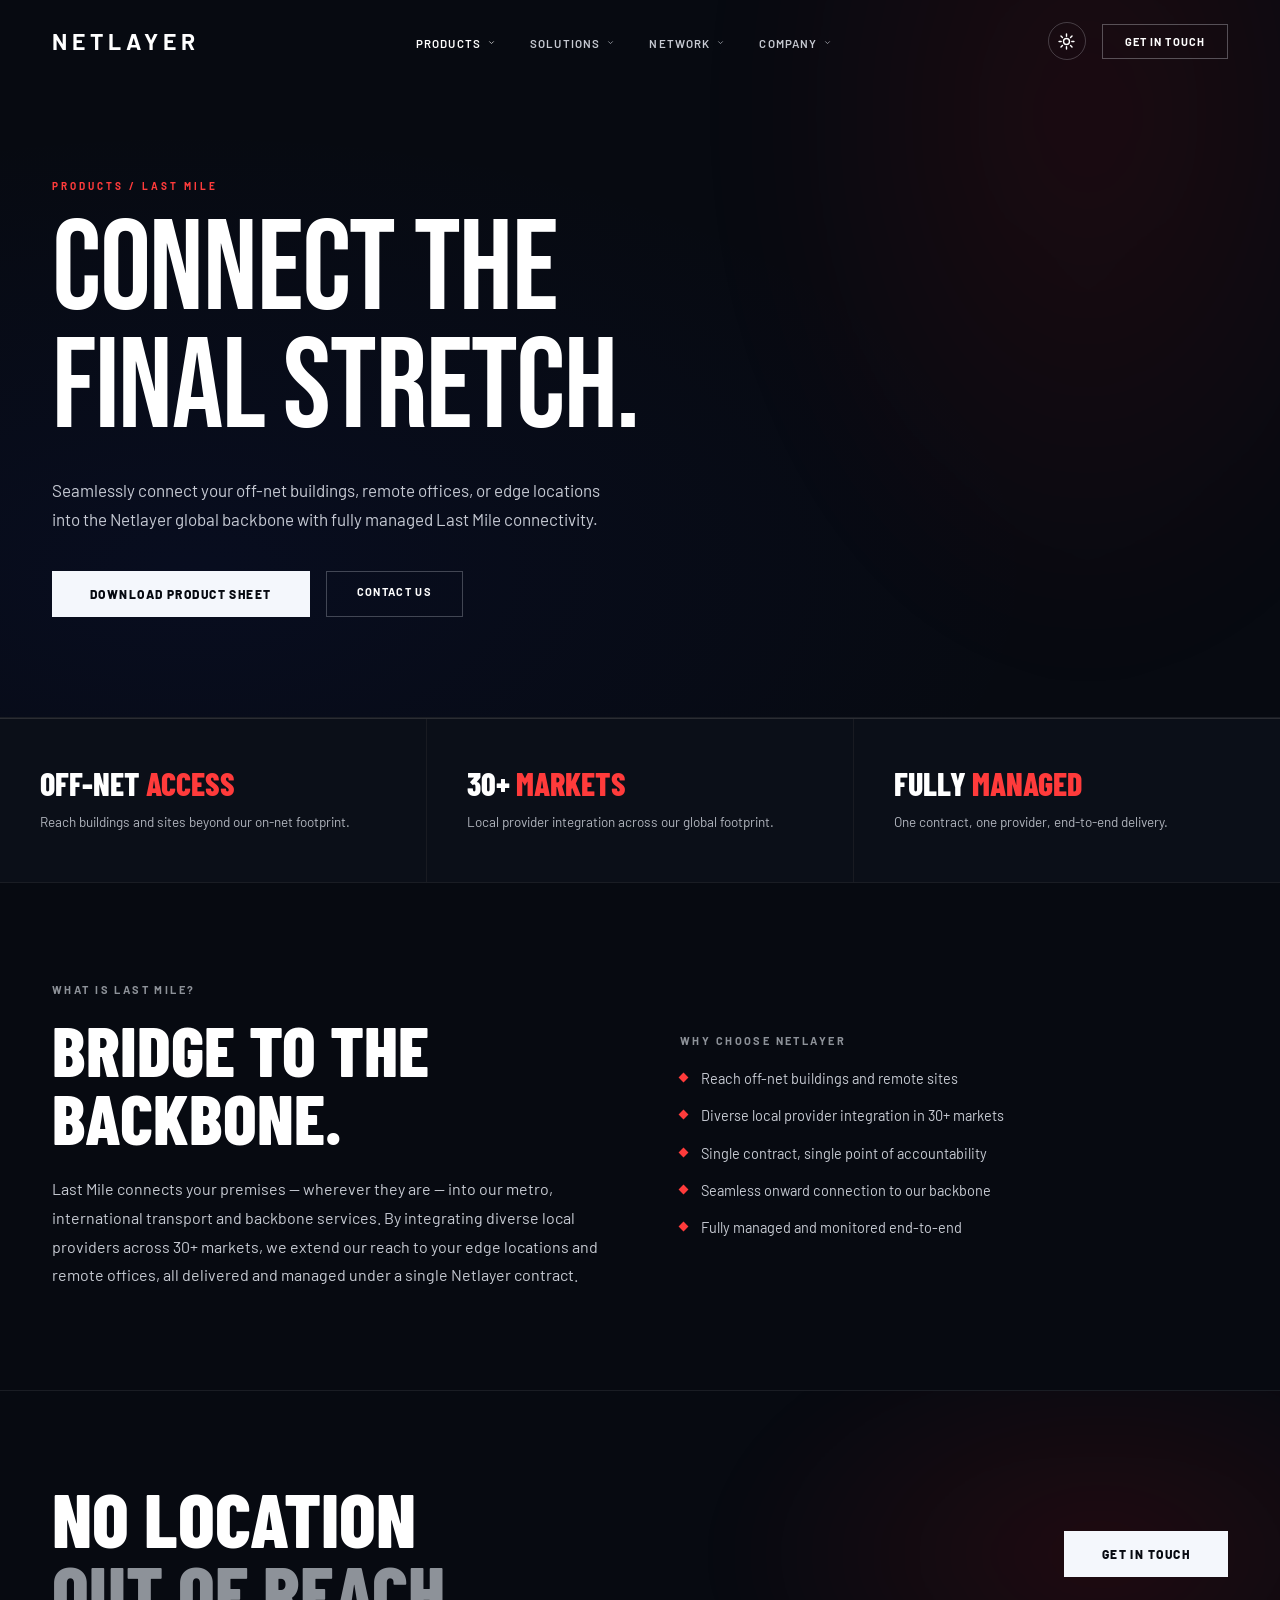
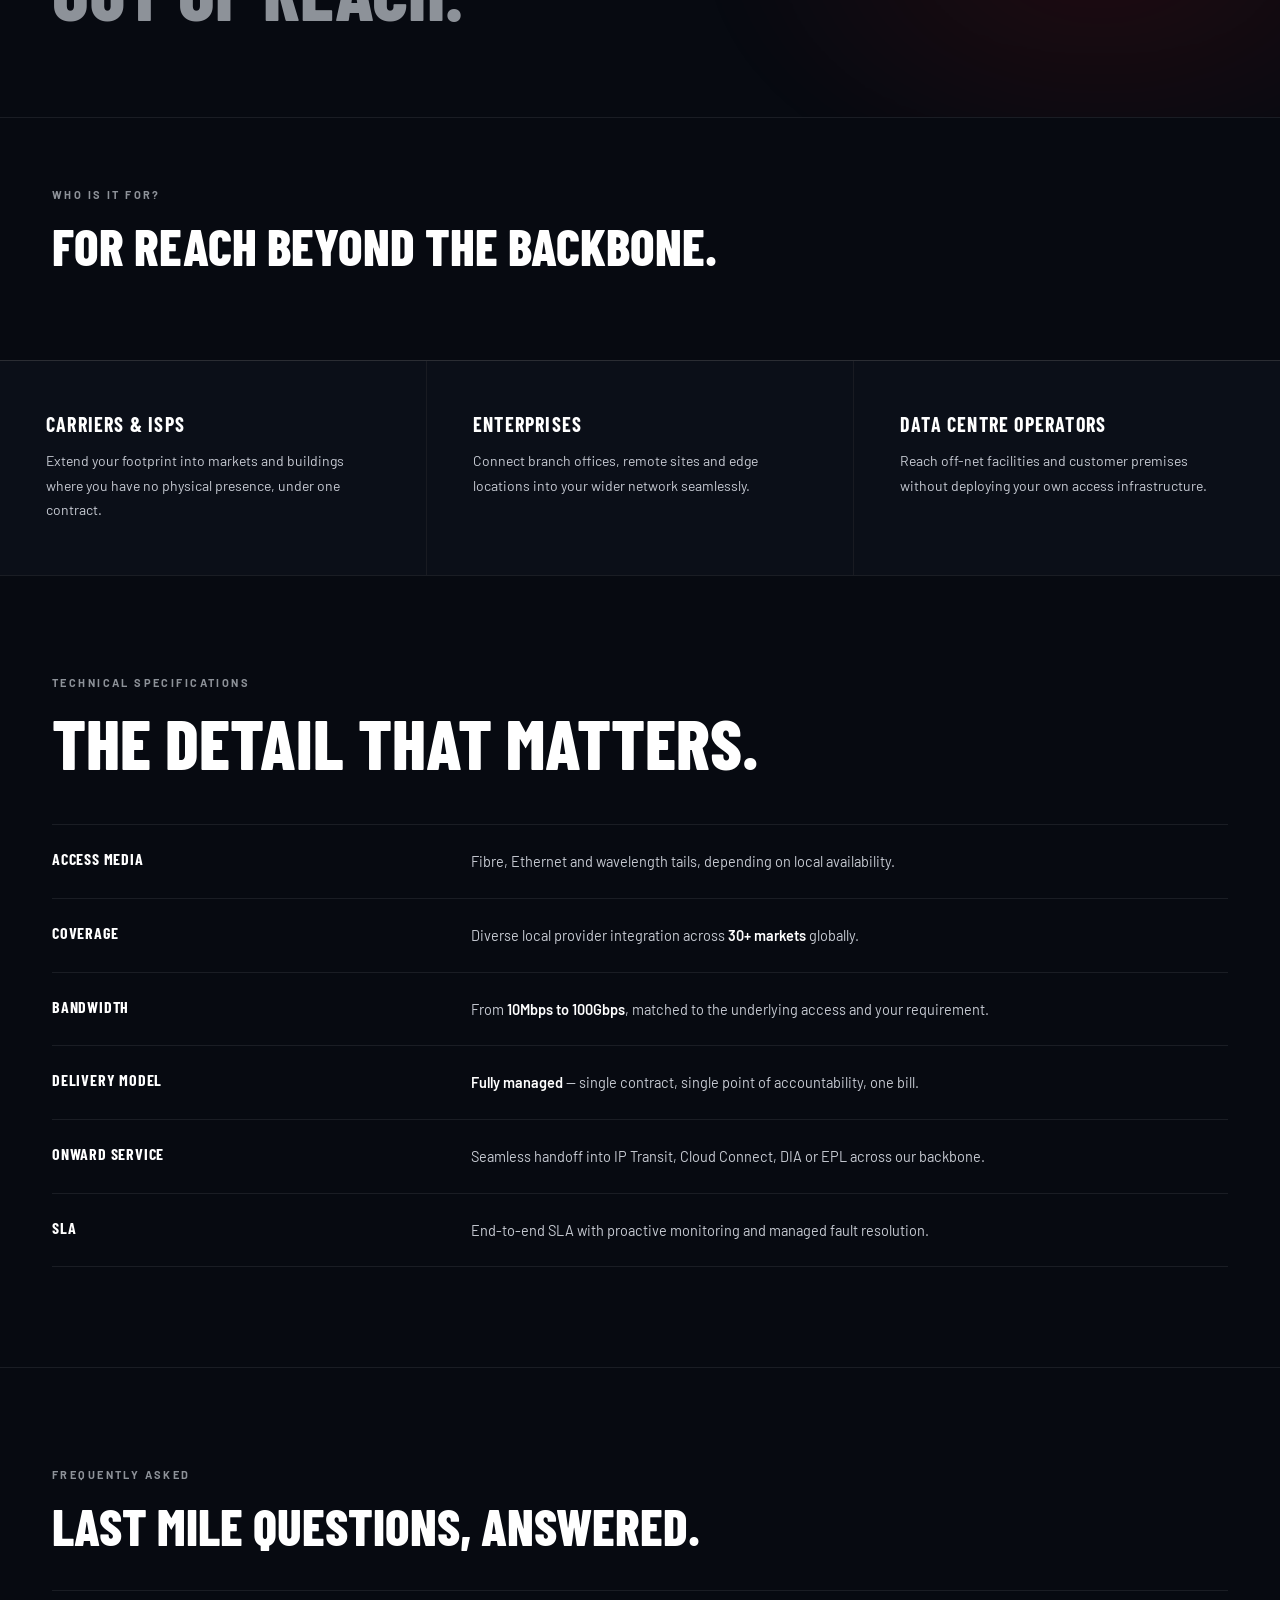
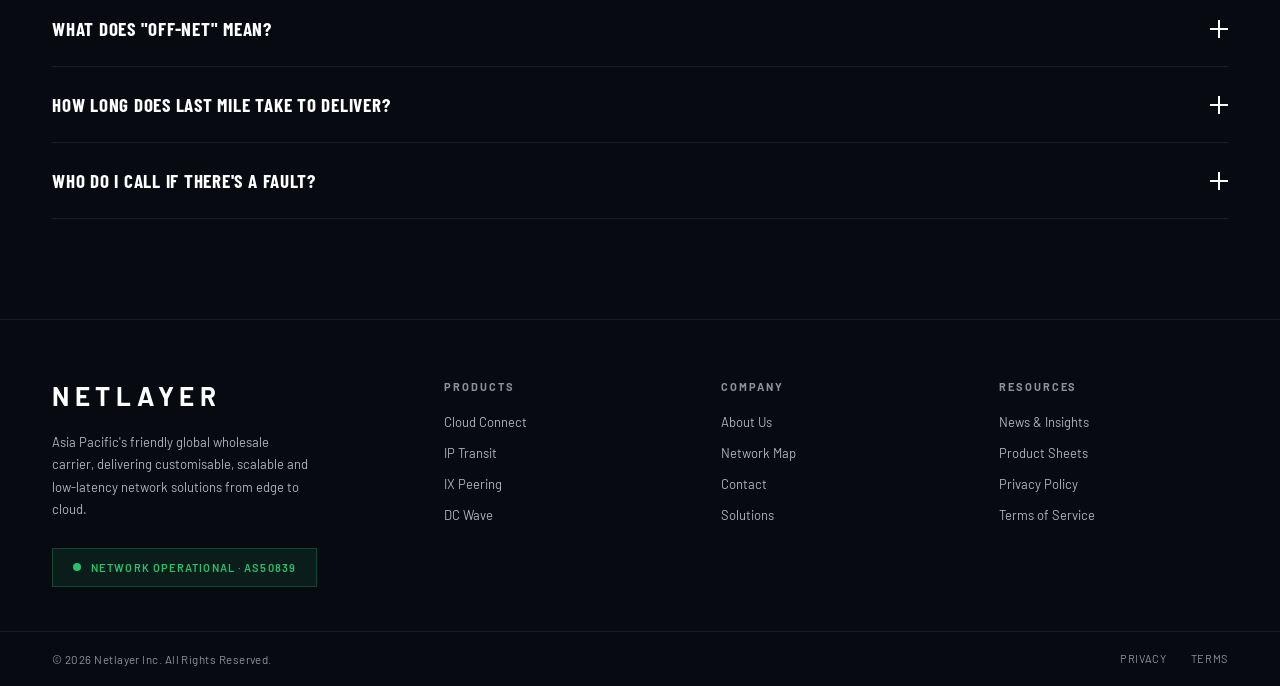
<file: last-mile.html>
<!DOCTYPE html>
<html lang="en">
<head>
<meta charset="UTF-8">
<meta name="viewport" content="width=device-width, initial-scale=1.0">
<title>Last Mile — Off-Net & Edge Connectivity | Netlayer</title>
<meta name="description" content="Fully managed Last Mile connectivity into the Netlayer backbone for off-net buildings, remote offices and edge sites across 30+ markets.">
<meta name="theme-color" content="#070a11">
<link rel="canonical" href="https://www.netlayer.io/last-mile.html">
<meta property="og:type" content="website">
<meta property="og:site_name" content="Netlayer">
<meta property="og:title" content="Last Mile — Off-Net & Edge Connectivity | Netlayer">
<meta property="og:description" content="Fully managed Last Mile connectivity into the Netlayer backbone for off-net buildings, remote offices and edge sites across 30+ markets.">
<meta property="og:url" content="https://www.netlayer.io/last-mile.html">
<meta property="og:image" content="https://www.netlayer.io/assets/og-image.svg">
<meta name="twitter:card" content="summary_large_image">
<meta name="twitter:title" content="Last Mile — Off-Net & Edge Connectivity | Netlayer">
<meta name="twitter:description" content="Fully managed Last Mile connectivity into the Netlayer backbone for off-net buildings, remote offices and edge sites across 30+ markets.">
<meta name="twitter:image" content="https://www.netlayer.io/assets/og-image.svg">
<link rel="icon" type="image/svg+xml" href="assets/favicon.svg">
<link rel="preconnect" href="https://fonts.googleapis.com">
<link rel="preconnect" href="https://fonts.gstatic.com" crossorigin>
<link href="https://fonts.googleapis.com/css2?family=Bebas+Neue&family=Barlow:ital,wght@0,300;0,400;0,500;0,600;0,700;0,800;0,900;1,600&family=Barlow+Condensed:wght@300;400;600;700;800;900&display=swap" rel="stylesheet">
<link rel="stylesheet" href="assets/css/styles.css">
<script>(function(){try{var t=localStorage.getItem('netlayer-theme');if(t==='light')document.documentElement.setAttribute('data-theme','light');}catch(e){}})();</script>
</head>
<body>
<a href="#main" class="skip-link">Skip to content</a>
<div id="nav-mount"></div>
<main id="main">
<div class="inner-hero">
    <div class="page-label">Products / Last Mile</div>
    <div class="page-title">Connect the<br>final stretch.</div>
    <p class="page-sub">Seamlessly connect your off-net buildings, remote offices, or edge locations into the Netlayer global backbone with fully managed Last Mile connectivity.</p>
    <div style="display:flex;gap:16px;margin-top:36px;position:relative;z-index:1;flex-wrap:wrap">
      <a class="btn-primary" href="contact">Download Product Sheet</a>
      <a class="btn-outline" style="margin-top:0" href="contact">Contact us</a>
    </div>
  </div>
  <div class="prod-highlights">
    <div class="ph-cell"><div class="ph-title">Off-net <span class="accent">Access</span></div><div class="ph-desc">Reach buildings and sites beyond our on-net footprint.</div></div>
    <div class="ph-cell"><div class="ph-title">30+ <span class="accent">Markets</span></div><div class="ph-desc">Local provider integration across our global footprint.</div></div>
    <div class="ph-cell"><div class="ph-title">Fully <span class="accent">Managed</span></div><div class="ph-desc">One contract, one provider, end-to-end delivery.</div></div>
  </div>
  <section class="section">
    <div class="two-col">
      <div>
        <div class="eyebrow">What is Last Mile?</div>
        <div class="section-heading">Bridge to the backbone.</div>
        <p class="section-body">Last Mile connects your premises — wherever they are — into our metro, international transport and backbone services. By integrating diverse local providers across 30+ markets, we extend our reach to your edge locations and remote offices, all delivered and managed under a single Netlayer contract.</p>
      </div>
      <div>
        <div class="eyebrow">Why choose Netlayer</div>
        <ul class="benefit-list">
          <li>Reach off-net buildings and remote sites</li>
          <li>Diverse local provider integration in 30+ markets</li>
          <li>Single contract, single point of accountability</li>
          <li>Seamless onward connection to our backbone</li>
          <li>Fully managed and monitored end-to-end</li>
        </ul>
      </div>
    </div>
  </section>
  <div class="cta-banner"><div><div class="cta-heading">No location<br><em>out of reach.</em></div></div><a class="btn-primary" href="contact" style="position:relative;z-index:1">Get in touch</a></div>
  <section class="section-sm" style="border-top:1px solid var(--line)"><div class="eyebrow">Who is it for?</div><div class="section-heading-sm">For reach beyond the backbone.</div></section>
  <div class="cards-grid">
    <div class="card"><div class="card-title">Carriers &amp; ISPs</div><div class="card-desc">Extend your footprint into markets and buildings where you have no physical presence, under one contract.</div></div>
    <div class="card"><div class="card-title">Enterprises</div><div class="card-desc">Connect branch offices, remote sites and edge locations into your wider network seamlessly.</div></div>
    <div class="card"><div class="card-title">Data Centre Operators</div><div class="card-desc">Reach off-net facilities and customer premises without deploying your own access infrastructure.</div></div>
  </div>

  <section class="section">
    <div class="eyebrow">Technical Specifications</div>
    <div class="section-heading" style="margin-bottom:48px">The detail that matters.</div>
    <div class="spec-table">
      <div class="spec-row"><div class="spec-k">Access Media</div><div class="spec-v">Fibre, Ethernet and wavelength tails, depending on local availability.</div></div>
      <div class="spec-row"><div class="spec-k">Coverage</div><div class="spec-v">Diverse local provider integration across <b>30+ markets</b> globally.</div></div>
      <div class="spec-row"><div class="spec-k">Bandwidth</div><div class="spec-v">From <b>10Mbps to 100Gbps</b>, matched to the underlying access and your requirement.</div></div>
      <div class="spec-row"><div class="spec-k">Delivery Model</div><div class="spec-v"><b>Fully managed</b> — single contract, single point of accountability, one bill.</div></div>
      <div class="spec-row"><div class="spec-k">Onward Service</div><div class="spec-v">Seamless handoff into IP Transit, Cloud Connect, DIA or EPL across our backbone.</div></div>
      <div class="spec-row"><div class="spec-k">SLA</div><div class="spec-v">End-to-end SLA with proactive monitoring and managed fault resolution.</div></div>
    </div>
  </section>

  <section class="section">
    <div class="eyebrow">Frequently Asked</div>
    <div class="section-heading-sm" style="margin-bottom:40px">Last Mile questions, answered.</div>
    <div class="faq">
      <div class="faq-item"><button class="faq-q">What does "off-net" mean? <span class="fic"></span></button><div class="faq-a"><div class="faq-a-inner">Off-net refers to a building or site not directly on our network. Last Mile bridges that gap by integrating a local access provider, delivered and managed by us under a single contract.</div></div></div>
      <div class="faq-item"><button class="faq-q">How long does Last Mile take to deliver? <span class="fic"></span></button><div class="faq-a"><div class="faq-a-inner">Timelines depend on the local access provider and site readiness. We scope realistic delivery dates during pre-sales and manage the build end to end.</div></div></div>
      <div class="faq-item"><button class="faq-q">Who do I call if there's a fault? <span class="fic"></span></button><div class="faq-a"><div class="faq-a-inner">Just us. We're your single point of accountability, coordinating with the local provider so you have one contract, one NOC and one SLA.</div></div></div>
    </div>
  </section>

  <div class="footer-slot"></div>
</main>
<script src="assets/js/partials.js"></script>
<script src="assets/js/main.js"></script>
</body>
</html>
</file>
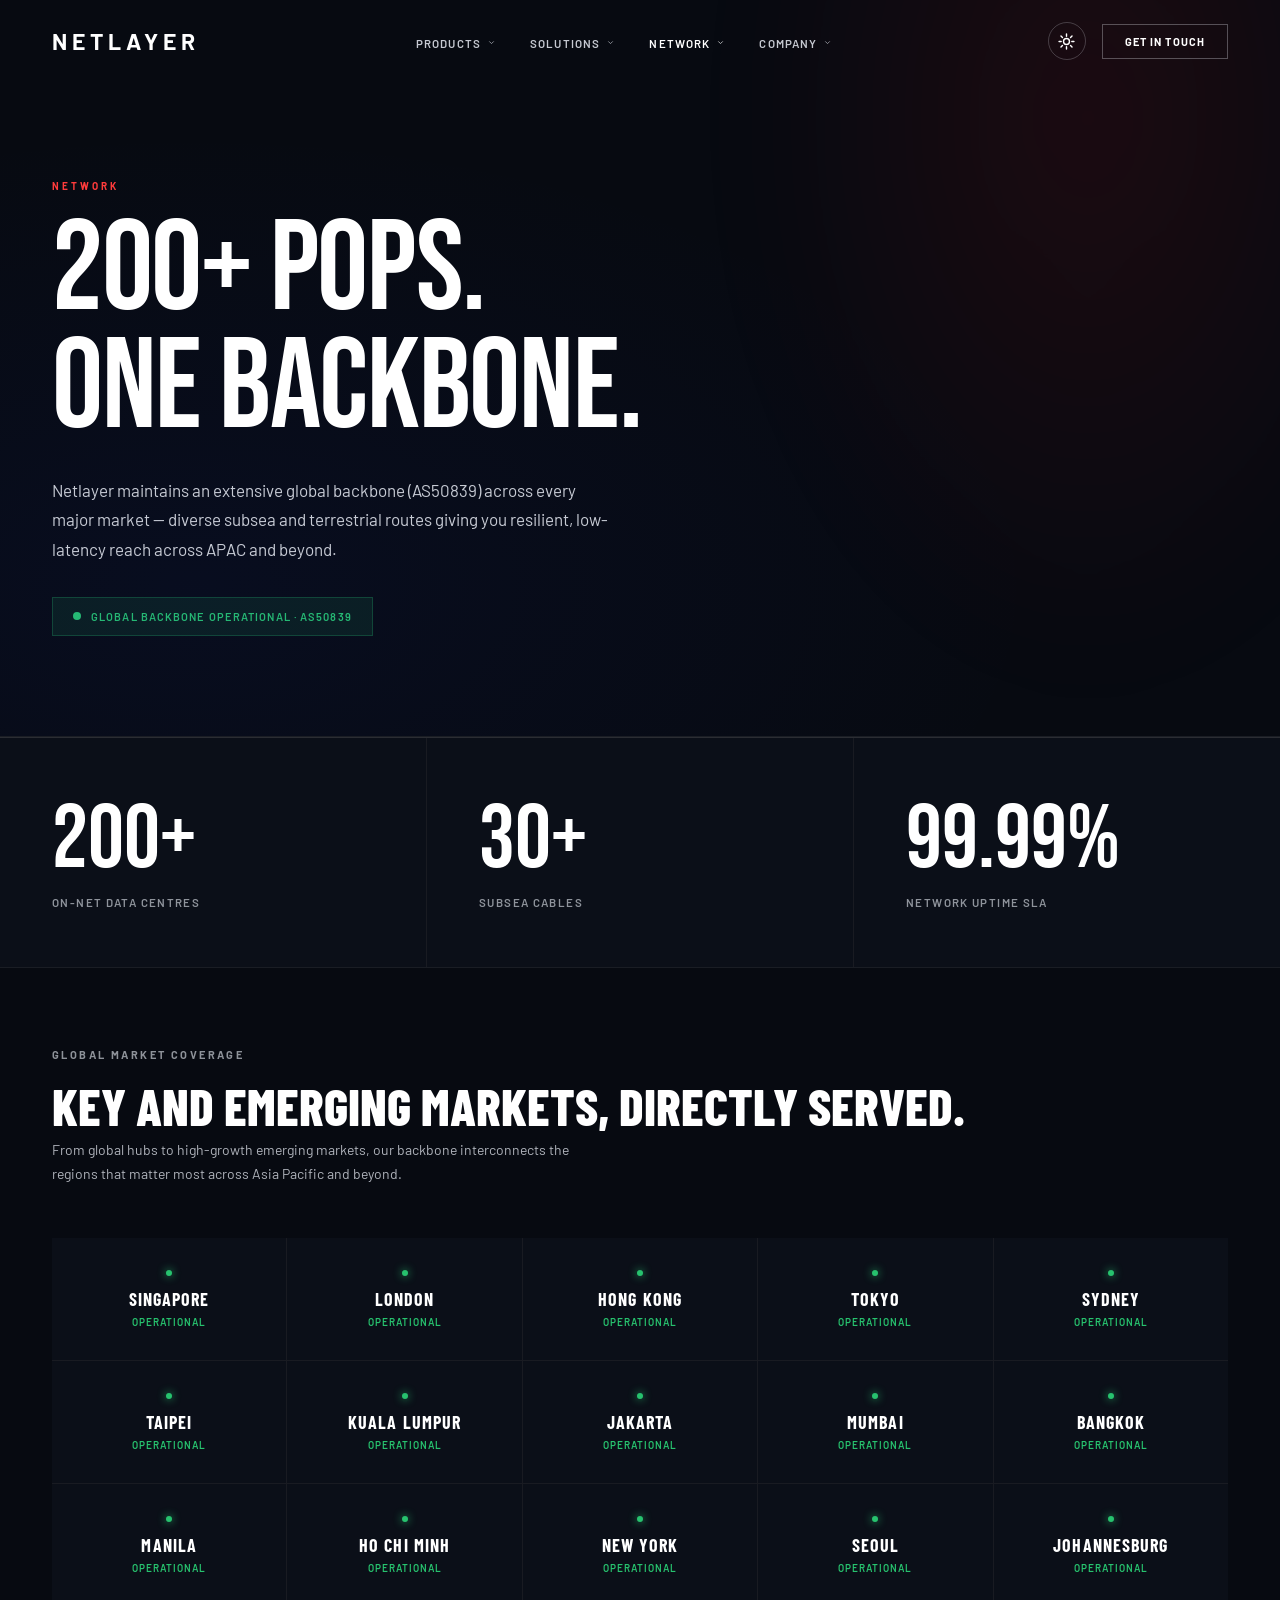
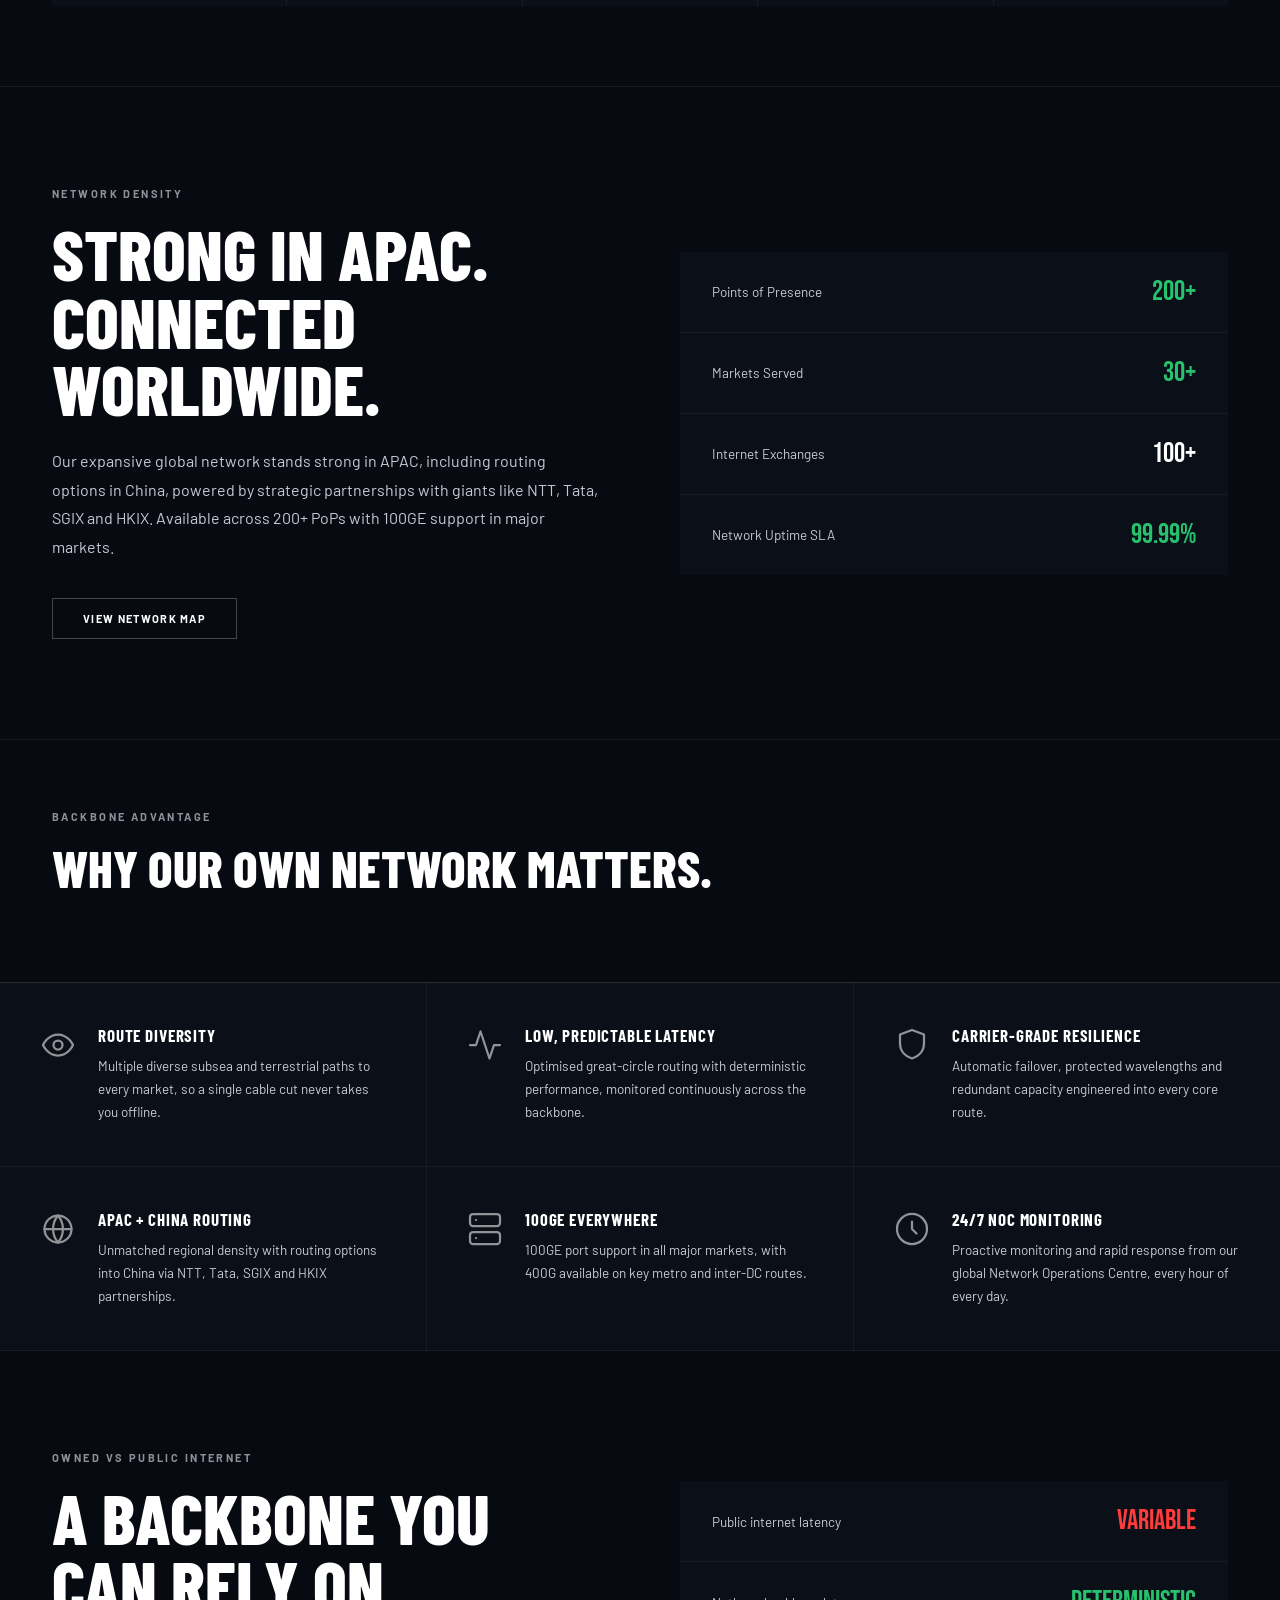
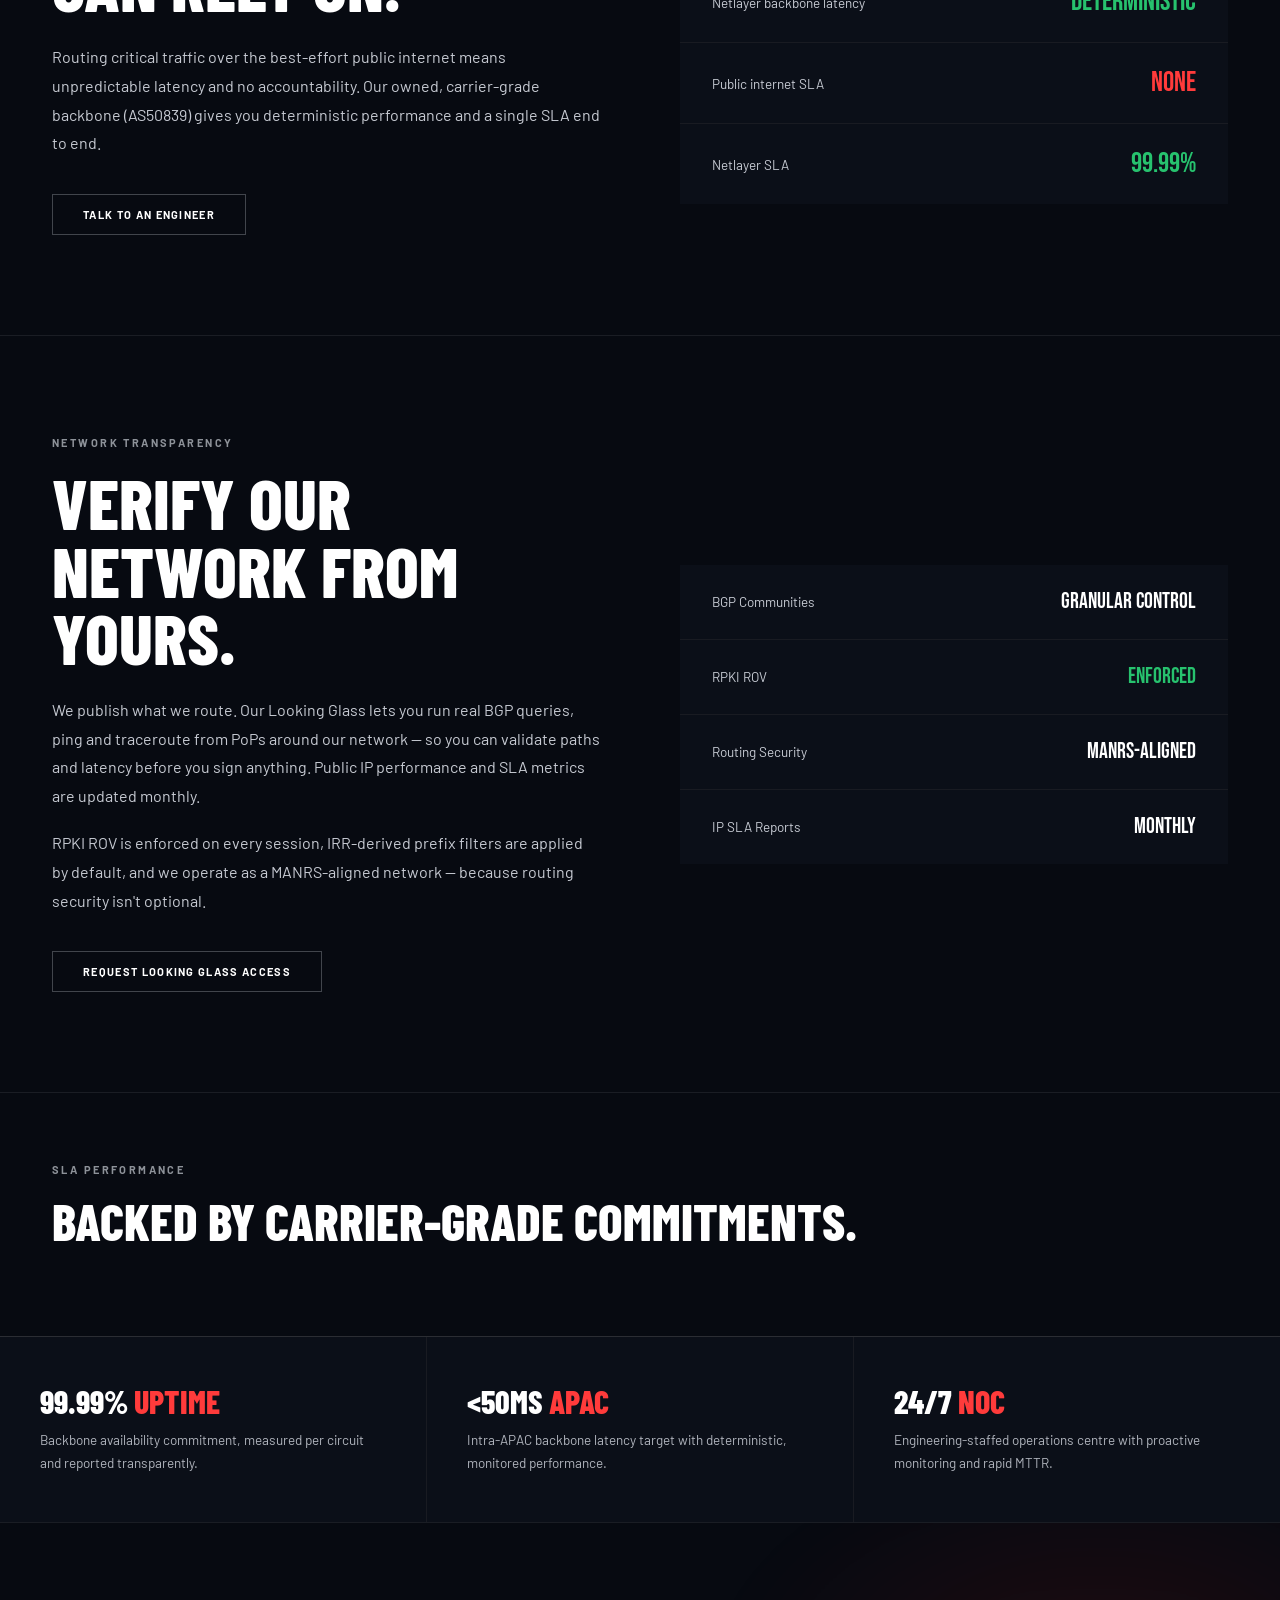
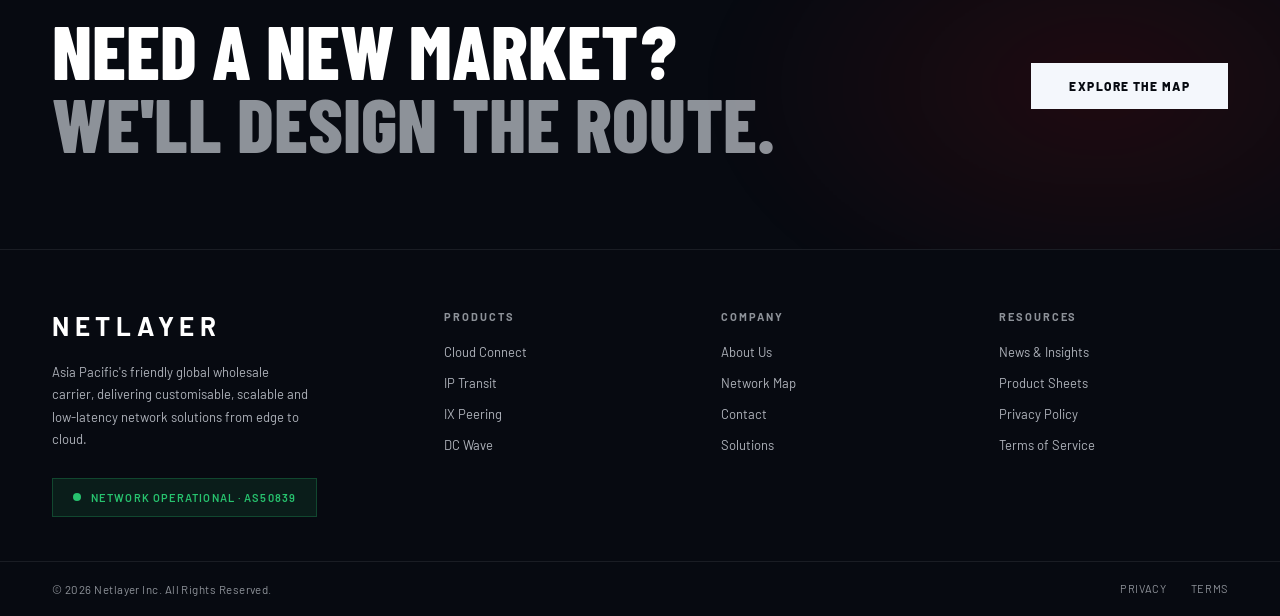
<file: network.html>
<!DOCTYPE html>
<html lang="en">
<head>
<meta charset="UTF-8">
<meta name="viewport" content="width=device-width, initial-scale=1.0">
<title>Our Network — Global Backbone AS50839 | Netlayer</title>
<meta name="description" content="200+ PoPs across 30+ markets on a carrier-grade backbone (AS50839) with diverse subsea and terrestrial routes. 99.99% uptime SLA.">
<meta name="theme-color" content="#070a11">
<link rel="canonical" href="https://www.netlayer.io/network.html">
<meta property="og:type" content="website">
<meta property="og:site_name" content="Netlayer">
<meta property="og:title" content="Our Network — Global Backbone AS50839 | Netlayer">
<meta property="og:description" content="200+ PoPs across 30+ markets on a carrier-grade backbone (AS50839) with diverse subsea and terrestrial routes. 99.99% uptime SLA.">
<meta property="og:url" content="https://www.netlayer.io/network.html">
<meta property="og:image" content="https://www.netlayer.io/assets/og-image.svg">
<meta name="twitter:card" content="summary_large_image">
<meta name="twitter:title" content="Our Network — Global Backbone AS50839 | Netlayer">
<meta name="twitter:description" content="200+ PoPs across 30+ markets on a carrier-grade backbone (AS50839) with diverse subsea and terrestrial routes. 99.99% uptime SLA.">
<meta name="twitter:image" content="https://www.netlayer.io/assets/og-image.svg">
<link rel="icon" type="image/svg+xml" href="assets/favicon.svg">
<link rel="preconnect" href="https://fonts.googleapis.com">
<link rel="preconnect" href="https://fonts.gstatic.com" crossorigin>
<link href="https://fonts.googleapis.com/css2?family=Bebas+Neue&family=Barlow:ital,wght@0,300;0,400;0,500;0,600;0,700;0,800;0,900;1,600&family=Barlow+Condensed:wght@300;400;600;700;800;900&display=swap" rel="stylesheet">
<link rel="stylesheet" href="assets/css/styles.css">
<script>(function(){try{var t=localStorage.getItem('netlayer-theme');if(t==='light')document.documentElement.setAttribute('data-theme','light');}catch(e){}})();</script>
</head>
<body>
<a href="#main" class="skip-link">Skip to content</a>
<div id="nav-mount"></div>
<main id="main">
<div class="inner-hero">
    <div class="page-label">Network</div>
    <div class="page-title">200+ PoPs.<br>One backbone.</div>
    <p class="page-sub">Netlayer maintains an extensive global backbone (AS50839) across every major market — diverse subsea and terrestrial routes giving you resilient, low-latency reach across APAC and beyond.</p>
    <div class="status-banner" style="margin-top:32px">
      <div class="status-dot"></div>
      <div class="status-text">Global Backbone Operational · AS50839</div>
    </div>
  </div>

  <div class="stats-grid">
    <div class="stat-cell"><div class="stat-num" data-count="200" data-suffix="+">200+</div><div class="stat-label">On-Net Data Centres</div></div>
    <div class="stat-cell"><div class="stat-num" data-count="30" data-suffix="+">30+</div><div class="stat-label">Subsea Cables</div></div>
    <div class="stat-cell"><div class="stat-num">99.99%</div><div class="stat-label">Network Uptime SLA</div></div>
  </div>

  <div class="network-map">
    <div class="eyebrow">Global Market Coverage</div>
    <div class="section-heading-sm" style="margin-bottom:8px">Key and emerging markets, directly served.</div>
    <p style="font-size:14px;color:rgba(var(--ink),.72);max-width:520px;line-height:1.7">From global hubs to high-growth emerging markets, our backbone interconnects the regions that matter most across Asia Pacific and beyond.</p>
    <div class="map-grid">
      <div class="map-node"><div class="node-dot"></div><div class="node-name">Singapore</div><div class="node-status">Operational</div></div>
      <div class="map-node"><div class="node-dot"></div><div class="node-name">London</div><div class="node-status">Operational</div></div>
      <div class="map-node"><div class="node-dot"></div><div class="node-name">Hong Kong</div><div class="node-status">Operational</div></div>
      <div class="map-node"><div class="node-dot"></div><div class="node-name">Tokyo</div><div class="node-status">Operational</div></div>
      <div class="map-node"><div class="node-dot"></div><div class="node-name">Sydney</div><div class="node-status">Operational</div></div>
      <div class="map-node"><div class="node-dot"></div><div class="node-name">Taipei</div><div class="node-status">Operational</div></div>
      <div class="map-node"><div class="node-dot"></div><div class="node-name">Kuala Lumpur</div><div class="node-status">Operational</div></div>
      <div class="map-node"><div class="node-dot"></div><div class="node-name">Jakarta</div><div class="node-status">Operational</div></div>
      <div class="map-node"><div class="node-dot"></div><div class="node-name">Mumbai</div><div class="node-status">Operational</div></div>
      <div class="map-node"><div class="node-dot"></div><div class="node-name">Bangkok</div><div class="node-status">Operational</div></div>
      <div class="map-node"><div class="node-dot"></div><div class="node-name">Manila</div><div class="node-status">Operational</div></div>
      <div class="map-node"><div class="node-dot"></div><div class="node-name">Ho Chi Minh</div><div class="node-status">Operational</div></div>
      <div class="map-node"><div class="node-dot"></div><div class="node-name">New York</div><div class="node-status">Operational</div></div>
      <div class="map-node"><div class="node-dot"></div><div class="node-name">Seoul</div><div class="node-status">Operational</div></div>
      <div class="map-node"><div class="node-dot"></div><div class="node-name">Johannesburg</div><div class="node-status">Operational</div></div>
    </div>
  </div>

  <section class="section">
    <div class="two-col">
      <div>
        <div class="eyebrow">Network Density</div>
        <div class="section-heading">Strong in APAC. Connected worldwide.</div>
        <p class="section-body">Our expansive global network stands strong in APAC, including routing options in China, powered by strategic partnerships with giants like NTT, Tata, SGIX and HKIX. Available across 200+ PoPs with 100GE support in major markets.</p>
        <a class="btn-outline" href="network-map">View Network Map</a>
      </div>
      <div class="kv-list">
        <div class="kv-row"><div class="k">Points of Presence</div><div class="v green">200+</div></div>
        <div class="kv-row"><div class="k">Markets Served</div><div class="v green">30+</div></div>
        <div class="kv-row"><div class="k">Internet Exchanges</div><div class="v">100+</div></div>
        <div class="kv-row"><div class="k">Network Uptime SLA</div><div class="v green">99.99%</div></div>
      </div>
    </div>
  </section>

  <!-- WHY OWN BACKBONE -->
  <section class="section-sm"><div class="eyebrow">Backbone Advantage</div><div class="section-heading-sm">Why our own network matters.</div></section>
  <div class="adv-list">
    <div class="adv-item"><div class="adv-icon"><svg viewBox="0 0 24 24"><path d="M2 12s3-7 10-7 10 7 10 7-3 7-10 7-10-7-10-7z"/><circle cx="12" cy="12" r="3"/></svg></div><div><div class="adv-title">Route Diversity</div><div class="adv-desc">Multiple diverse subsea and terrestrial paths to every market, so a single cable cut never takes you offline.</div></div></div>
    <div class="adv-item"><div class="adv-icon"><svg viewBox="0 0 24 24"><polyline points="22 12 18 12 15 21 9 3 6 12 2 12"/></svg></div><div><div class="adv-title">Low, Predictable Latency</div><div class="adv-desc">Optimised great-circle routing with deterministic performance, monitored continuously across the backbone.</div></div></div>
    <div class="adv-item"><div class="adv-icon"><svg viewBox="0 0 24 24"><path d="M12 2 4 5v6c0 5 3.4 8.6 8 10 4.6-1.4 8-5 8-10V5l-8-3Z"/></svg></div><div><div class="adv-title">Carrier-Grade Resilience</div><div class="adv-desc">Automatic failover, protected wavelengths and redundant capacity engineered into every core route.</div></div></div>
    <div class="adv-item"><div class="adv-icon"><svg viewBox="0 0 24 24"><circle cx="12" cy="12" r="9"/><path d="M3 12h18M12 3a14 14 0 0 1 0 18 14 14 0 0 1 0-18Z"/></svg></div><div><div class="adv-title">APAC + China Routing</div><div class="adv-desc">Unmatched regional density with routing options into China via NTT, Tata, SGIX and HKIX partnerships.</div></div></div>
    <div class="adv-item"><div class="adv-icon"><svg viewBox="0 0 24 24"><rect x="2" y="2" width="20" height="8" rx="2"/><rect x="2" y="14" width="20" height="8" rx="2"/><line x1="6" y1="6" x2="6.01" y2="6"/><line x1="6" y1="18" x2="6.01" y2="18"/></svg></div><div><div class="adv-title">100GE Everywhere</div><div class="adv-desc">100GE port support in all major markets, with 400G available on key metro and inter-DC routes.</div></div></div>
    <div class="adv-item"><div class="adv-icon"><svg viewBox="0 0 24 24"><circle cx="12" cy="12" r="10"/><path d="M12 7v5l3 3"/></svg></div><div><div class="adv-title">24/7 NOC Monitoring</div><div class="adv-desc">Proactive monitoring and rapid response from our global Network Operations Centre, every hour of every day.</div></div></div>
  </div>

  <!-- PUBLIC vs NETLAYER -->
  <section class="section">
    <div class="two-col">
      <div>
        <div class="eyebrow">Owned vs Public Internet</div>
        <div class="section-heading">A backbone you can rely on.</div>
        <p class="section-body">Routing critical traffic over the best-effort public internet means unpredictable latency and no accountability. Our owned, carrier-grade backbone (AS50839) gives you deterministic performance and a single SLA end to end.</p>
        <a class="btn-outline" href="contact">Talk to an Engineer</a>
      </div>
      <div class="kv-list">
        <div class="kv-row"><div class="k">Public internet latency</div><div class="v red">Variable</div></div>
        <div class="kv-row"><div class="k">Netlayer backbone latency</div><div class="v green">Deterministic</div></div>
        <div class="kv-row"><div class="k">Public internet SLA</div><div class="v red">None</div></div>
        <div class="kv-row"><div class="k">Netlayer SLA</div><div class="v green">99.99%</div></div>
      </div>
    </div>
  </section>

  <!-- LOOKING GLASS / TRANSPARENCY -->
  <section class="section">
    <div class="two-col">
      <div>
        <div class="eyebrow">Network Transparency</div>
        <div class="section-heading">Verify our network from yours.</div>
        <p class="section-body">We publish what we route. Our Looking Glass lets you run real BGP queries, ping and traceroute from PoPs around our network — so you can validate paths and latency before you sign anything. Public IP performance and SLA metrics are updated monthly.</p>
        <p class="section-body" style="margin-top:18px">RPKI ROV is enforced on every session, IRR-derived prefix filters are applied by default, and we operate as a MANRS-aligned network — because routing security isn't optional.</p>
        <a class="btn-outline" href="contact">Request Looking Glass Access</a>
      </div>
      <div class="kv-list">
        <div class="kv-row"><div class="k">BGP Communities</div><div class="v" style="font-size:22px">Granular control</div></div>
        <div class="kv-row"><div class="k">RPKI ROV</div><div class="v green" style="font-size:22px">Enforced</div></div>
        <div class="kv-row"><div class="k">Routing Security</div><div class="v" style="font-size:22px">MANRS-aligned</div></div>
        <div class="kv-row"><div class="k">IP SLA Reports</div><div class="v" style="font-size:22px">Monthly</div></div>
      </div>
    </div>
  </section>

  <!-- SLA PERFORMANCE -->
  <section class="section-sm" style="border-top:1px solid var(--line)"><div class="eyebrow">SLA Performance</div><div class="section-heading-sm">Backed by carrier-grade commitments.</div></section>
  <div class="prod-highlights">
    <div class="ph-cell"><div class="ph-title">99.99% <span class="accent">Uptime</span></div><div class="ph-desc">Backbone availability commitment, measured per circuit and reported transparently.</div></div>
    <div class="ph-cell"><div class="ph-title">&lt;50ms <span class="accent">APAC</span></div><div class="ph-desc">Intra-APAC backbone latency target with deterministic, monitored performance.</div></div>
    <div class="ph-cell"><div class="ph-title">24/7 <span class="accent">NOC</span></div><div class="ph-desc">Engineering-staffed operations centre with proactive monitoring and rapid MTTR.</div></div>
  </div>

  <div class="cta-banner">
    <div><div class="cta-heading">Need a new market?<br><em>We'll design the route.</em></div></div>
    <a class="btn-primary" href="network-map" style="position:relative;z-index:1">Explore the Map</a>
  </div>
  <div class="footer-slot"></div>
</main>
<script src="assets/js/partials.js"></script>
<script src="assets/js/main.js"></script>
</body>
</html>
</file>
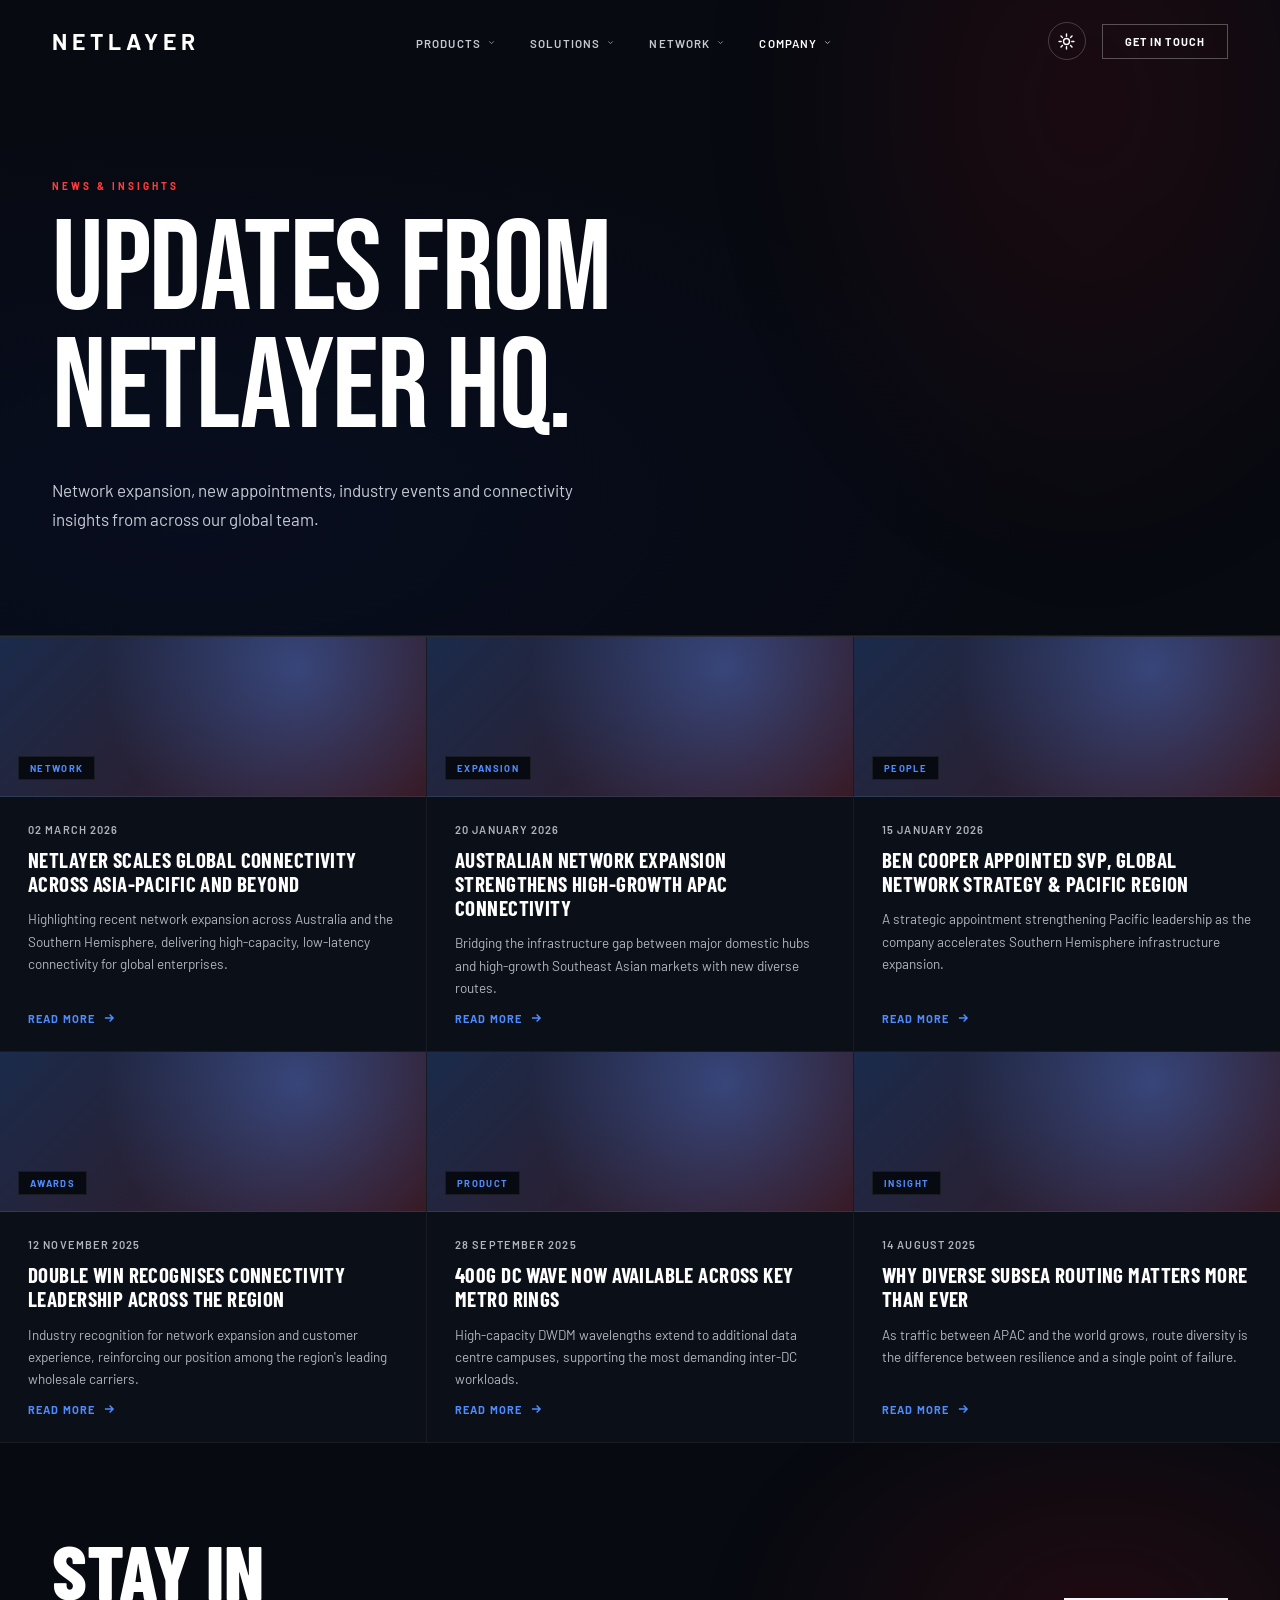
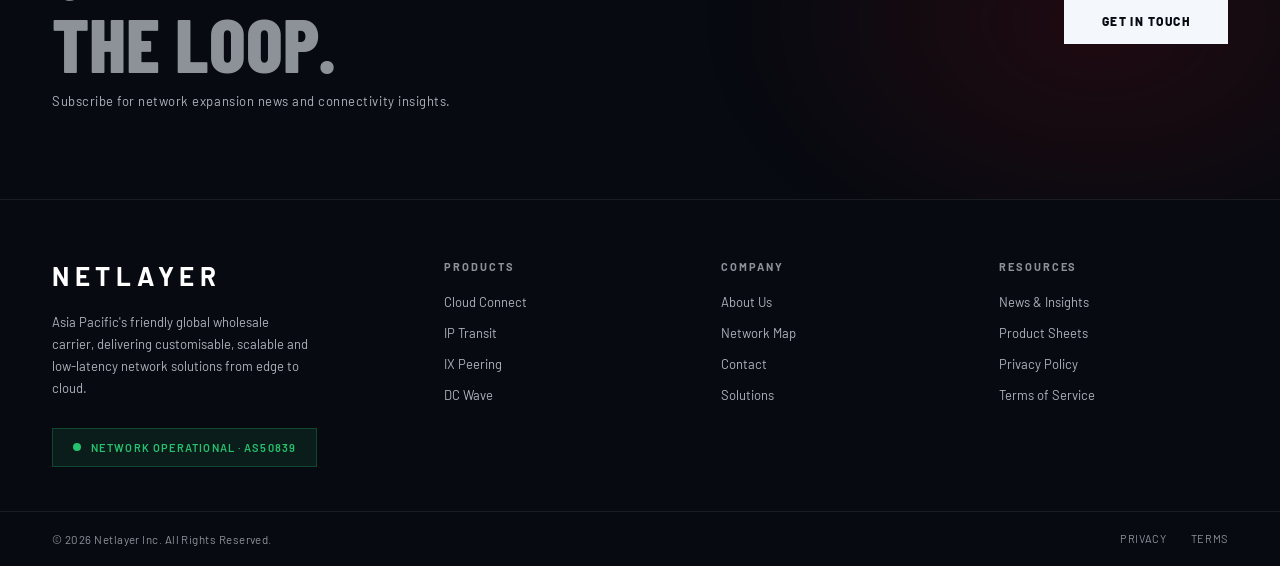
<file: news.html>
<!DOCTYPE html>
<html lang="en">
<head>
<meta charset="UTF-8">
<meta name="viewport" content="width=device-width, initial-scale=1.0">
<title>News & Insights | Netlayer</title>
<meta name="description" content="Network expansion, appointments, awards and connectivity insights from across the Netlayer global team.">
<meta name="theme-color" content="#070a11">
<link rel="canonical" href="https://www.netlayer.io/news.html">
<meta property="og:type" content="website">
<meta property="og:site_name" content="Netlayer">
<meta property="og:title" content="News & Insights | Netlayer">
<meta property="og:description" content="Network expansion, appointments, awards and connectivity insights from across the Netlayer global team.">
<meta property="og:url" content="https://www.netlayer.io/news.html">
<meta property="og:image" content="https://www.netlayer.io/assets/og-image.svg">
<meta name="twitter:card" content="summary_large_image">
<meta name="twitter:title" content="News & Insights | Netlayer">
<meta name="twitter:description" content="Network expansion, appointments, awards and connectivity insights from across the Netlayer global team.">
<meta name="twitter:image" content="https://www.netlayer.io/assets/og-image.svg">
<link rel="icon" type="image/svg+xml" href="assets/favicon.svg">
<link rel="preconnect" href="https://fonts.googleapis.com">
<link rel="preconnect" href="https://fonts.gstatic.com" crossorigin>
<link href="https://fonts.googleapis.com/css2?family=Bebas+Neue&family=Barlow:ital,wght@0,300;0,400;0,500;0,600;0,700;0,800;0,900;1,600&family=Barlow+Condensed:wght@300;400;600;700;800;900&display=swap" rel="stylesheet">
<link rel="stylesheet" href="assets/css/styles.css">
<script>(function(){try{var t=localStorage.getItem('netlayer-theme');if(t==='light')document.documentElement.setAttribute('data-theme','light');}catch(e){}})();</script>
</head>
<body>
<a href="#main" class="skip-link">Skip to content</a>
<div id="nav-mount"></div>
<main id="main">
<div class="inner-hero">
    <div class="page-label">News &amp; Insights</div>
    <div class="page-title">Updates from<br>Netlayer HQ.</div>
    <p class="page-sub">Network expansion, new appointments, industry events and connectivity insights from across our global team.</p>
  </div>

  <div class="news-grid">
    <div class="news-card" href="contact">
      <div class="news-thumb"><span class="nt-tag">Network</span></div>
      <div class="news-body">
        <div class="news-date">02 March 2026</div>
        <div class="news-title">Netlayer scales global connectivity across Asia-Pacific and beyond</div>
        <div class="news-excerpt">Highlighting recent network expansion across Australia and the Southern Hemisphere, delivering high-capacity, low-latency connectivity for global enterprises.</div>
        <span class="news-more">Read more <svg width="14" height="14" viewBox="0 0 24 24" fill="none" stroke="currentColor" stroke-width="2.5"><path d="M5 12h14M13 6l6 6-6 6"/></svg></span>
      </div>
    </div>
    <div class="news-card" href="contact">
      <div class="news-thumb"><span class="nt-tag">Expansion</span></div>
      <div class="news-body">
        <div class="news-date">20 January 2026</div>
        <div class="news-title">Australian network expansion strengthens high-growth APAC connectivity</div>
        <div class="news-excerpt">Bridging the infrastructure gap between major domestic hubs and high-growth Southeast Asian markets with new diverse routes.</div>
        <span class="news-more">Read more <svg width="14" height="14" viewBox="0 0 24 24" fill="none" stroke="currentColor" stroke-width="2.5"><path d="M5 12h14M13 6l6 6-6 6"/></svg></span>
      </div>
    </div>
    <div class="news-card" href="contact">
      <div class="news-thumb"><span class="nt-tag">People</span></div>
      <div class="news-body">
        <div class="news-date">15 January 2026</div>
        <div class="news-title">Ben Cooper appointed SVP, Global Network Strategy &amp; Pacific Region</div>
        <div class="news-excerpt">A strategic appointment strengthening Pacific leadership as the company accelerates Southern Hemisphere infrastructure expansion.</div>
        <span class="news-more">Read more <svg width="14" height="14" viewBox="0 0 24 24" fill="none" stroke="currentColor" stroke-width="2.5"><path d="M5 12h14M13 6l6 6-6 6"/></svg></span>
      </div>
    </div>
    <div class="news-card" href="contact">
      <div class="news-thumb"><span class="nt-tag">Awards</span></div>
      <div class="news-body">
        <div class="news-date">12 November 2025</div>
        <div class="news-title">Double win recognises connectivity leadership across the region</div>
        <div class="news-excerpt">Industry recognition for network expansion and customer experience, reinforcing our position among the region's leading wholesale carriers.</div>
        <span class="news-more">Read more <svg width="14" height="14" viewBox="0 0 24 24" fill="none" stroke="currentColor" stroke-width="2.5"><path d="M5 12h14M13 6l6 6-6 6"/></svg></span>
      </div>
    </div>
    <div class="news-card" href="contact">
      <div class="news-thumb"><span class="nt-tag">Product</span></div>
      <div class="news-body">
        <div class="news-date">28 September 2025</div>
        <div class="news-title">400G DC Wave now available across key metro rings</div>
        <div class="news-excerpt">High-capacity DWDM wavelengths extend to additional data centre campuses, supporting the most demanding inter-DC workloads.</div>
        <span class="news-more">Read more <svg width="14" height="14" viewBox="0 0 24 24" fill="none" stroke="currentColor" stroke-width="2.5"><path d="M5 12h14M13 6l6 6-6 6"/></svg></span>
      </div>
    </div>
    <div class="news-card" href="contact">
      <div class="news-thumb"><span class="nt-tag">Insight</span></div>
      <div class="news-body">
        <div class="news-date">14 August 2025</div>
        <div class="news-title">Why diverse subsea routing matters more than ever</div>
        <div class="news-excerpt">As traffic between APAC and the world grows, route diversity is the difference between resilience and a single point of failure.</div>
        <span class="news-more">Read more <svg width="14" height="14" viewBox="0 0 24 24" fill="none" stroke="currentColor" stroke-width="2.5"><path d="M5 12h14M13 6l6 6-6 6"/></svg></span>
      </div>
    </div>
  </div>

  <div class="cta-banner">
    <div><div class="cta-heading">Stay in<br><em>the loop.</em></div><p class="cta-sub">Subscribe for network expansion news and connectivity insights.</p></div>
    <a class="btn-primary" href="contact" style="position:relative;z-index:1">Get in touch</a>
  </div>
  <div class="footer-slot"></div>
</main>
<script src="assets/js/partials.js"></script>
<script src="assets/js/main.js"></script>
</body>
</html>
</file>
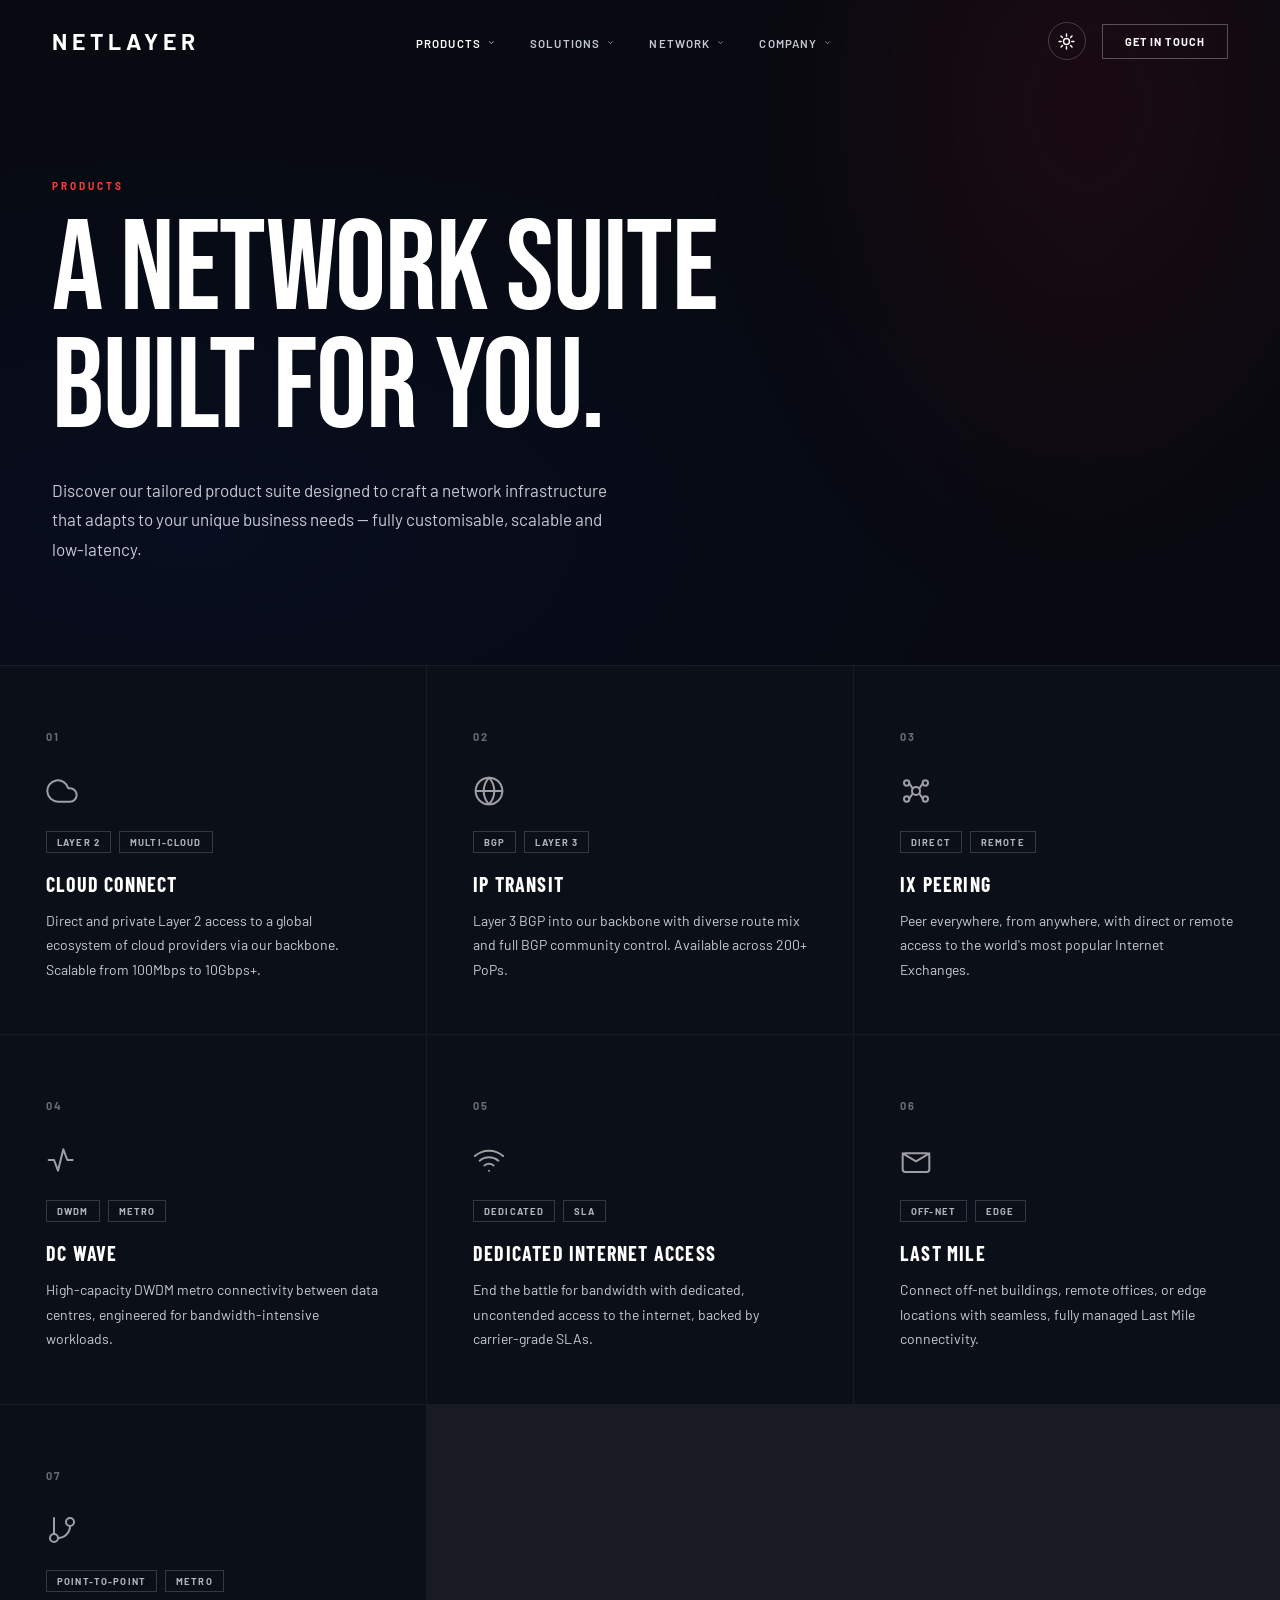
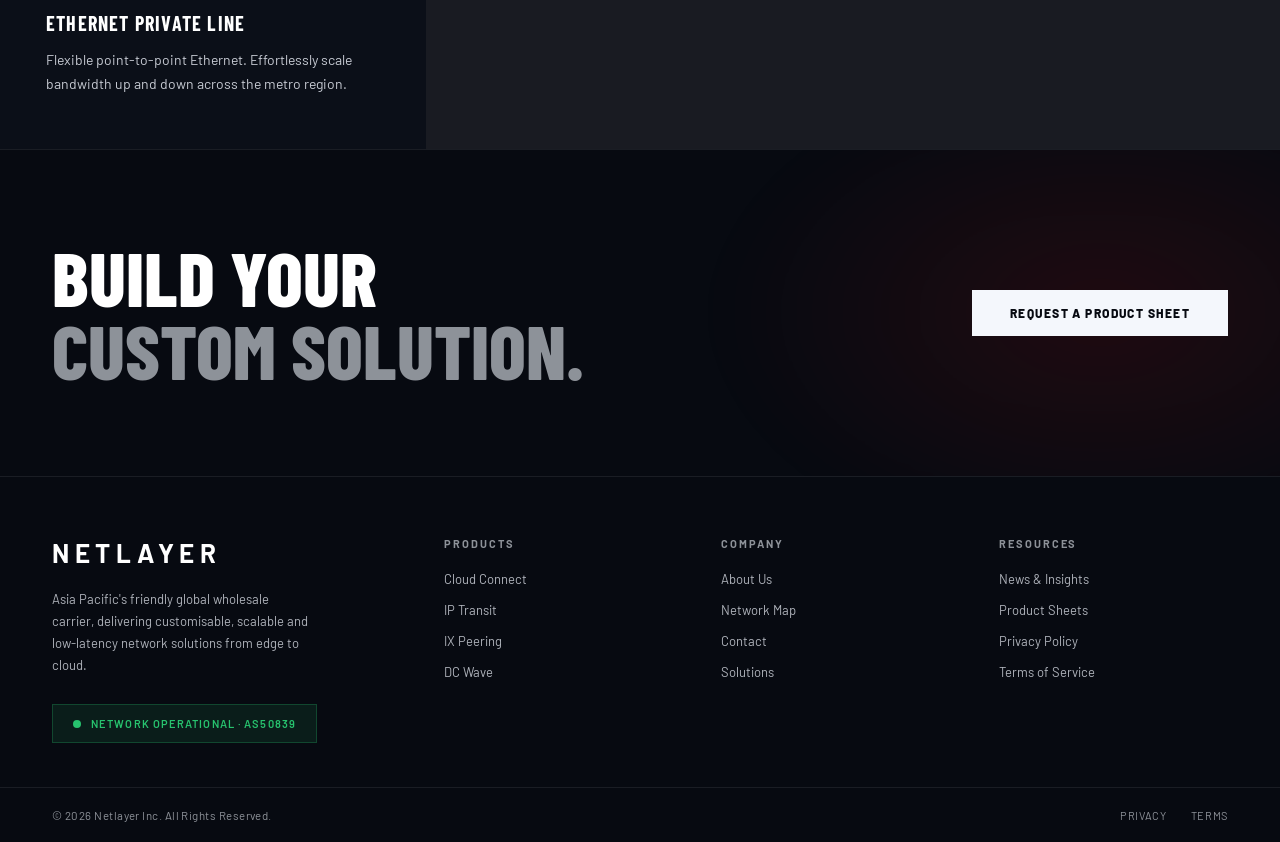
<file: products.html>
<!DOCTYPE html>
<html lang="en">
<head>
<meta charset="UTF-8">
<meta name="viewport" content="width=device-width, initial-scale=1.0">
<title>Products — Netlayer Network Suite</title>
<meta name="description" content="Explore Netlayer's tailored product suite: Cloud Connect, IP Transit, IX Peering, DC Wave, Dedicated Internet Access, Last Mile and Ethernet Private Line.">
<meta name="theme-color" content="#070a11">
<link rel="canonical" href="https://www.netlayer.io/products.html">
<meta property="og:type" content="website">
<meta property="og:site_name" content="Netlayer">
<meta property="og:title" content="Products — Netlayer Network Suite">
<meta property="og:description" content="Explore Netlayer's tailored product suite: Cloud Connect, IP Transit, IX Peering, DC Wave, Dedicated Internet Access, Last Mile and Ethernet Private Line.">
<meta property="og:url" content="https://www.netlayer.io/products.html">
<meta property="og:image" content="https://www.netlayer.io/assets/og-image.svg">
<meta name="twitter:card" content="summary_large_image">
<meta name="twitter:title" content="Products — Netlayer Network Suite">
<meta name="twitter:description" content="Explore Netlayer's tailored product suite: Cloud Connect, IP Transit, IX Peering, DC Wave, Dedicated Internet Access, Last Mile and Ethernet Private Line.">
<meta name="twitter:image" content="https://www.netlayer.io/assets/og-image.svg">
<link rel="icon" type="image/svg+xml" href="assets/favicon.svg">
<link rel="preconnect" href="https://fonts.googleapis.com">
<link rel="preconnect" href="https://fonts.gstatic.com" crossorigin>
<link href="https://fonts.googleapis.com/css2?family=Bebas+Neue&family=Barlow:ital,wght@0,300;0,400;0,500;0,600;0,700;0,800;0,900;1,600&family=Barlow+Condensed:wght@300;400;600;700;800;900&display=swap" rel="stylesheet">
<link rel="stylesheet" href="assets/css/styles.css">
<script>(function(){try{var t=localStorage.getItem('netlayer-theme');if(t==='light')document.documentElement.setAttribute('data-theme','light');}catch(e){}})();</script>
</head>
<body>
<a href="#main" class="skip-link">Skip to content</a>
<div id="nav-mount"></div>
<main id="main">
<div class="inner-hero">
    <div class="page-label">Products</div>
    <div class="page-title">A network suite<br>built for you.</div>
    <p class="page-sub">Discover our tailored product suite designed to craft a network infrastructure that adapts to your unique business needs — fully customisable, scalable and low-latency.</p>
  </div>

  <div class="cards-grid" style="border-top:none">
    <div class="card" href="cloud-connect" style="padding-top:64px;cursor:pointer">
      <div class="card-num">01</div>
      <div class="card-icon"><svg viewBox="0 0 24 24"><path d="M18 10h-1.26A8 8 0 1 0 9 20h9a5 5 0 0 0 0-10z"/></svg></div>
      <div class="card-tag-row"><span class="card-tag">Layer 2</span><span class="card-tag">Multi-cloud</span></div>
      <div class="card-title">Cloud Connect</div>
      <div class="card-desc">Direct and private Layer 2 access to a global ecosystem of cloud providers via our backbone. Scalable from 100Mbps to 10Gbps+.</div>
    </div>
    <div class="card" href="ip-transit" style="padding-top:64px;cursor:pointer">
      <div class="card-num">02</div>
      <div class="card-icon"><svg viewBox="0 0 24 24"><circle cx="12" cy="12" r="10"/><line x1="2" y1="12" x2="22" y2="12"/><path d="M12 2a15.3 15.3 0 0 1 4 10 15.3 15.3 0 0 1-4 10 15.3 15.3 0 0 1-4-10 15.3 15.3 0 0 1 4-10z"/></svg></div>
      <div class="card-tag-row"><span class="card-tag">BGP</span><span class="card-tag">Layer 3</span></div>
      <div class="card-title">IP Transit</div>
      <div class="card-desc">Layer 3 BGP into our backbone with diverse route mix and full BGP community control. Available across 200+ PoPs.</div>
    </div>
    <div class="card" href="ix-peering" style="padding-top:64px;cursor:pointer">
      <div class="card-num">03</div>
      <div class="card-icon"><svg viewBox="0 0 24 24"><circle cx="12" cy="12" r="3"/><circle cx="5" cy="6" r="2"/><circle cx="19" cy="6" r="2"/><circle cx="5" cy="18" r="2"/><circle cx="19" cy="18" r="2"/><path d="M7 6.5 9.5 10M17 6.5 14.5 10M7 17.5 9.5 14M17 17.5 14.5 14"/></svg></div>
      <div class="card-tag-row"><span class="card-tag">Direct</span><span class="card-tag">Remote</span></div>
      <div class="card-title">IX Peering</div>
      <div class="card-desc">Peer everywhere, from anywhere, with direct or remote access to the world's most popular Internet Exchanges.</div>
    </div>
    <div class="card" href="dc-wave" style="padding-top:64px;cursor:pointer">
      <div class="card-num">04</div>
      <div class="card-icon"><svg viewBox="0 0 24 24"><path d="M2 12h4l3 8 4-16 3 8h4"/></svg></div>
      <div class="card-tag-row"><span class="card-tag">DWDM</span><span class="card-tag">Metro</span></div>
      <div class="card-title">DC Wave</div>
      <div class="card-desc">High-capacity DWDM metro connectivity between data centres, engineered for bandwidth-intensive workloads.</div>
    </div>
    <div class="card" href="dia" style="padding-top:64px;cursor:pointer">
      <div class="card-num">05</div>
      <div class="card-icon"><svg viewBox="0 0 24 24"><path d="M5 12.55a11 11 0 0 1 14.08 0"/><path d="M1.42 9a16 16 0 0 1 21.16 0"/><path d="M8.53 16.11a6 6 0 0 1 6.95 0"/><line x1="12" y1="20" x2="12.01" y2="20"/></svg></div>
      <div class="card-tag-row"><span class="card-tag">Dedicated</span><span class="card-tag">SLA</span></div>
      <div class="card-title">Dedicated Internet Access</div>
      <div class="card-desc">End the battle for bandwidth with dedicated, uncontended access to the internet, backed by carrier-grade SLAs.</div>
    </div>
    <div class="card" href="last-mile" style="padding-top:64px;cursor:pointer">
      <div class="card-num">06</div>
      <div class="card-icon"><svg viewBox="0 0 24 24"><rect x="2" y="7" width="20" height="14" rx="2"/><polyline points="2 7 12 13 22 7"/></svg></div>
      <div class="card-tag-row"><span class="card-tag">Off-net</span><span class="card-tag">Edge</span></div>
      <div class="card-title">Last Mile</div>
      <div class="card-desc">Connect off-net buildings, remote offices, or edge locations with seamless, fully managed Last Mile connectivity.</div>
    </div>
    <div class="card" href="epl" style="padding-top:64px;cursor:pointer">
      <div class="card-num">07</div>
      <div class="card-icon"><svg viewBox="0 0 24 24"><line x1="6" y1="3" x2="6" y2="15"/><circle cx="18" cy="6" r="3"/><circle cx="6" cy="18" r="3"/><path d="M18 9a9 9 0 0 1-9 9"/></svg></div>
      <div class="card-tag-row"><span class="card-tag">Point-to-Point</span><span class="card-tag">Metro</span></div>
      <div class="card-title">Ethernet Private Line</div>
      <div class="card-desc">Flexible point-to-point Ethernet. Effortlessly scale bandwidth up and down across the metro region.</div>
    </div>
  </div>

  <div class="cta-banner">
    <div><div class="cta-heading">Build your<br><em>custom solution.</em></div></div>
    <a class="btn-primary" href="contact" style="position:relative;z-index:1">Request a Product Sheet</a>
  </div>
  <div class="footer-slot"></div>
</main>
<script src="assets/js/partials.js"></script>
<script src="assets/js/main.js"></script>
</body>
</html>
</file>
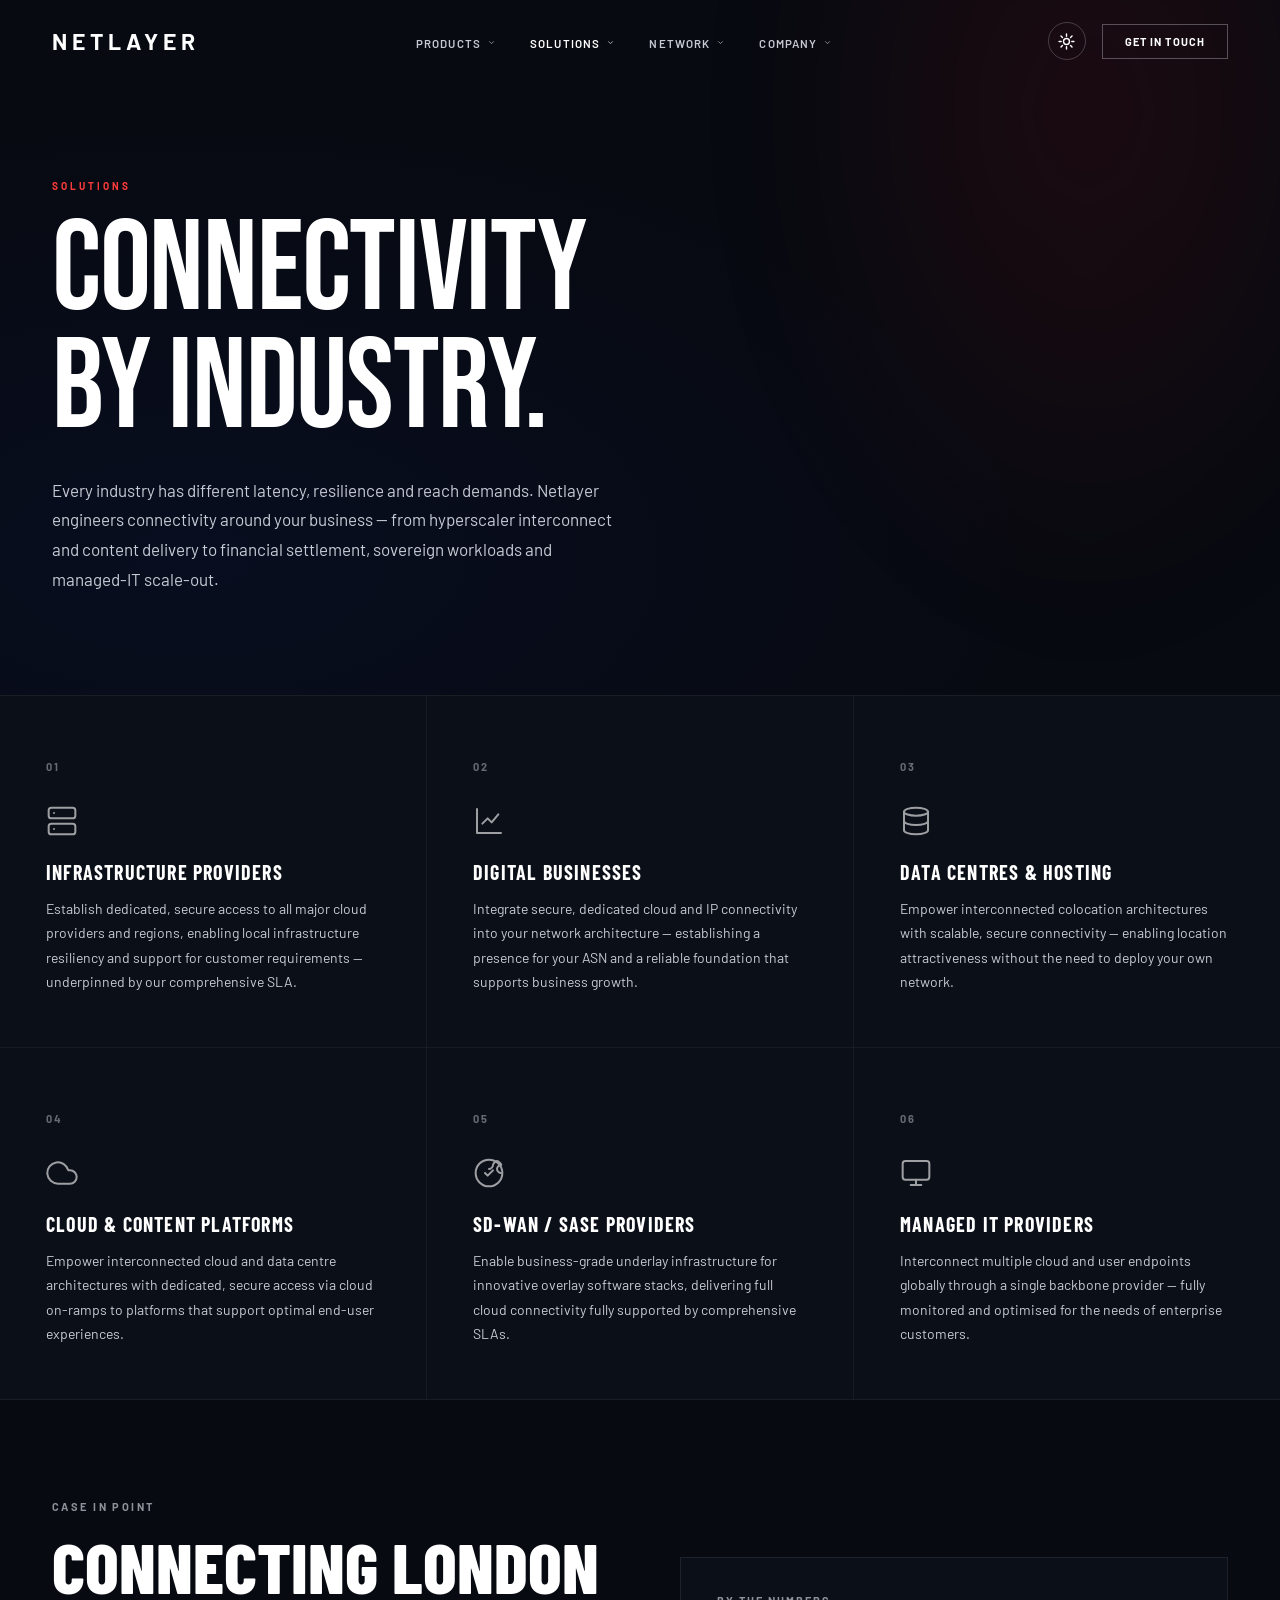
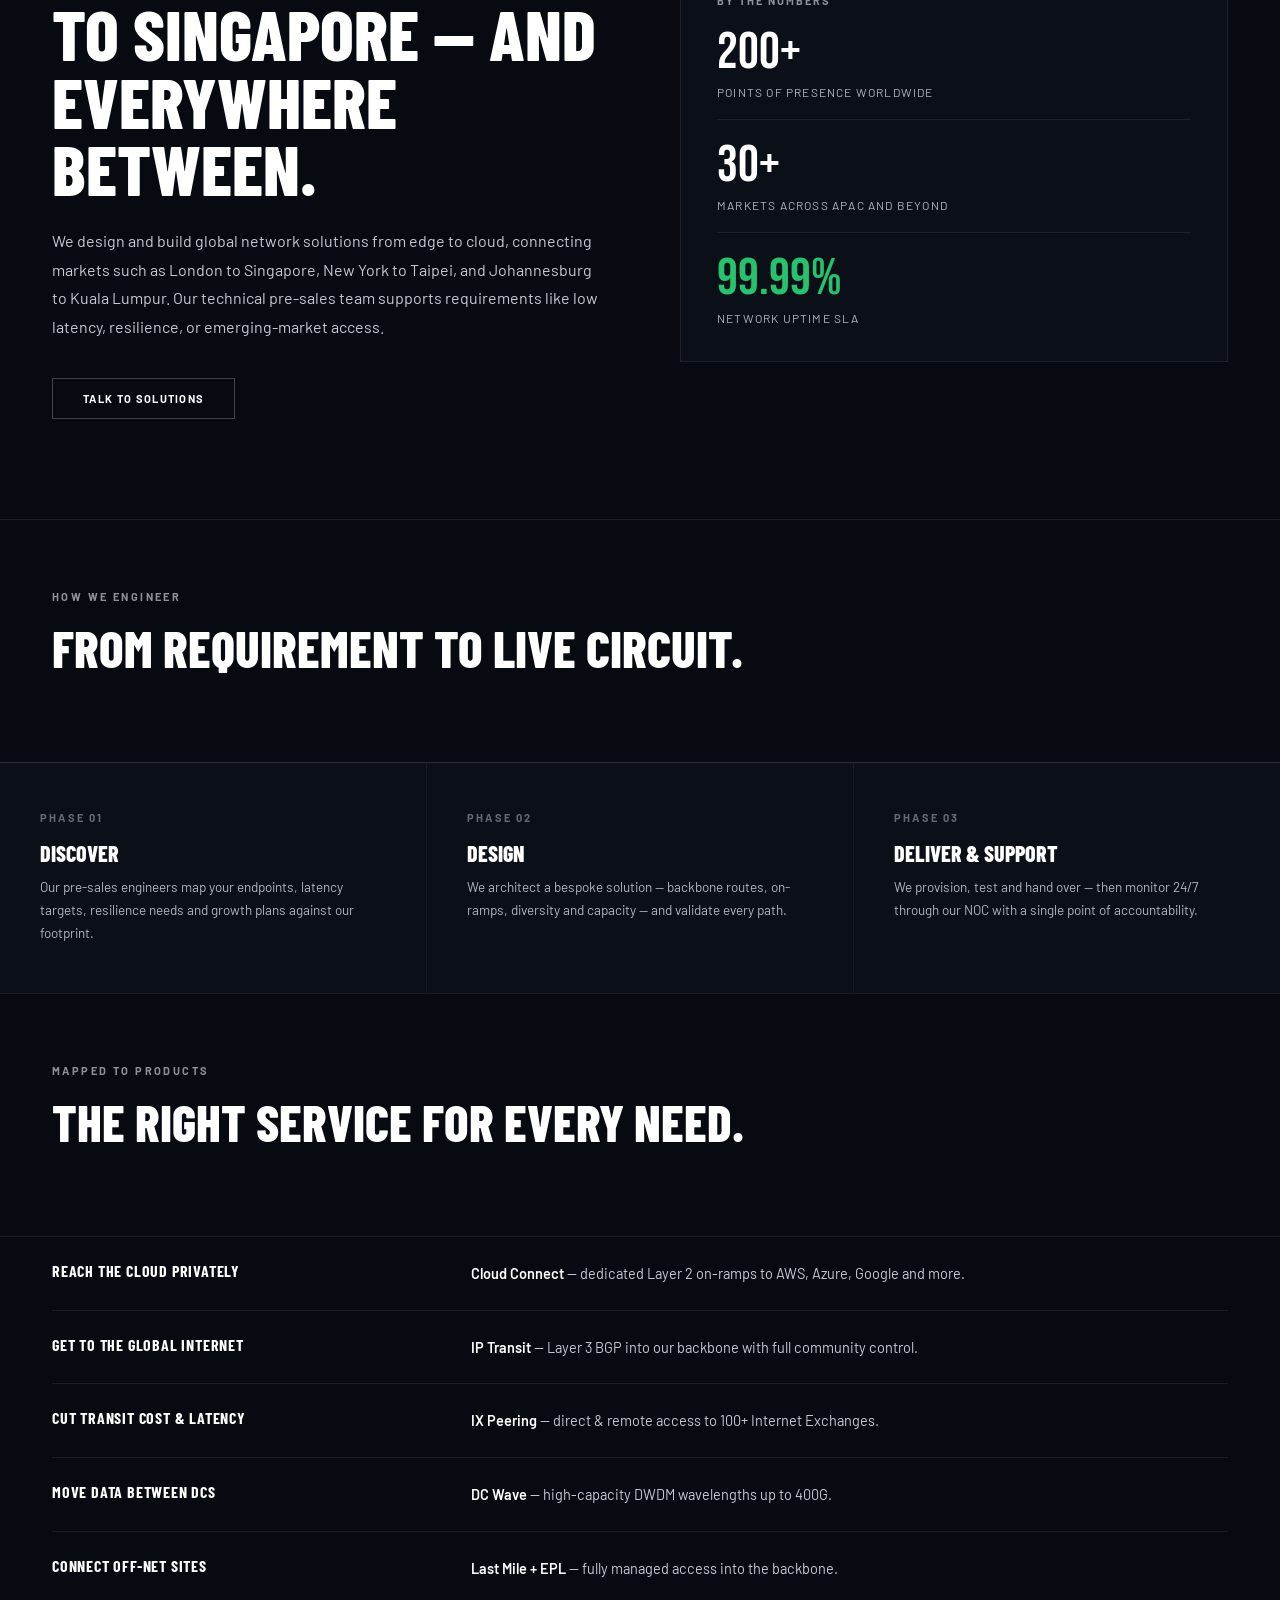
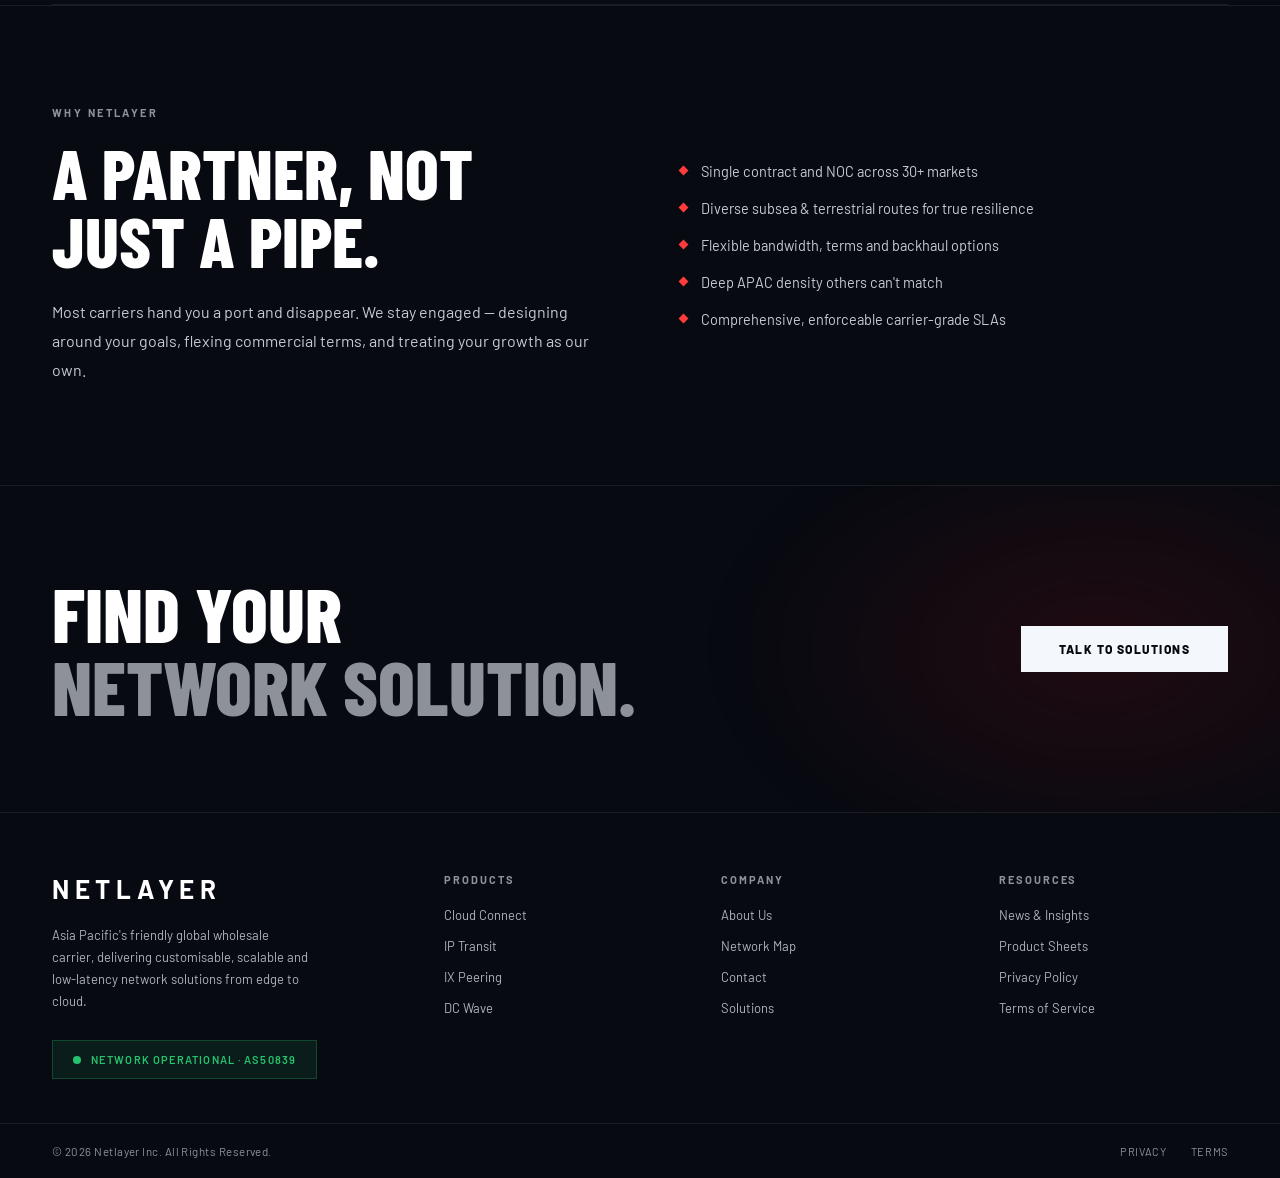
<file: solutions.html>
<!DOCTYPE html>
<html lang="en">
<head>
<meta charset="UTF-8">
<meta name="viewport" content="width=device-width, initial-scale=1.0">
<title>Solutions — Connectivity by Industry | Netlayer</title>
<meta name="description" content="Network solutions for infrastructure providers, digital businesses, data centres, cloud platforms, SD-WAN/SASE and managed IT providers.">
<meta name="theme-color" content="#070a11">
<link rel="canonical" href="https://www.netlayer.io/solutions.html">
<meta property="og:type" content="website">
<meta property="og:site_name" content="Netlayer">
<meta property="og:title" content="Solutions — Connectivity by Industry | Netlayer">
<meta property="og:description" content="Network solutions for infrastructure providers, digital businesses, data centres, cloud platforms, SD-WAN/SASE and managed IT providers.">
<meta property="og:url" content="https://www.netlayer.io/solutions.html">
<meta property="og:image" content="https://www.netlayer.io/assets/og-image.svg">
<meta name="twitter:card" content="summary_large_image">
<meta name="twitter:title" content="Solutions — Connectivity by Industry | Netlayer">
<meta name="twitter:description" content="Network solutions for infrastructure providers, digital businesses, data centres, cloud platforms, SD-WAN/SASE and managed IT providers.">
<meta name="twitter:image" content="https://www.netlayer.io/assets/og-image.svg">
<link rel="icon" type="image/svg+xml" href="assets/favicon.svg">
<link rel="preconnect" href="https://fonts.googleapis.com">
<link rel="preconnect" href="https://fonts.gstatic.com" crossorigin>
<link href="https://fonts.googleapis.com/css2?family=Bebas+Neue&family=Barlow:ital,wght@0,300;0,400;0,500;0,600;0,700;0,800;0,900;1,600&family=Barlow+Condensed:wght@300;400;600;700;800;900&display=swap" rel="stylesheet">
<link rel="stylesheet" href="assets/css/styles.css">
<script>(function(){try{var t=localStorage.getItem('netlayer-theme');if(t==='light')document.documentElement.setAttribute('data-theme','light');}catch(e){}})();</script>
</head>
<body>
<a href="#main" class="skip-link">Skip to content</a>
<div id="nav-mount"></div>
<main id="main">
<div class="inner-hero">
    <div class="page-label">Solutions</div>
    <div class="page-title">Connectivity<br>by industry.</div>
    <p class="page-sub">Every industry has different latency, resilience and reach demands. Netlayer engineers connectivity around your business — from hyperscaler interconnect and content delivery to financial settlement, sovereign workloads and managed-IT scale-out.</p>
  </div>

  <div class="cards-grid" style="border-top:none">
    <div class="card" style="padding-top:64px">
      <div class="card-num">01</div>
      <div class="card-icon"><svg viewBox="0 0 24 24"><rect x="2" y="2" width="20" height="8" rx="2"/><rect x="2" y="14" width="20" height="8" rx="2"/><line x1="6" y1="6" x2="6.01" y2="6"/><line x1="6" y1="18" x2="6.01" y2="18"/></svg></div>
      <div class="card-title">Infrastructure Providers</div>
      <div class="card-desc">Establish dedicated, secure access to all major cloud providers and regions, enabling local infrastructure resiliency and support for customer requirements — underpinned by our comprehensive SLA.</div>
    </div>
    <div class="card" style="padding-top:64px">
      <div class="card-num">02</div>
      <div class="card-icon"><svg viewBox="0 0 24 24"><path d="M3 3v18h18"/><path d="M7 14l4-4 3 3 5-6"/></svg></div>
      <div class="card-title">Digital Businesses</div>
      <div class="card-desc">Integrate secure, dedicated cloud and IP connectivity into your network architecture — establishing a presence for your ASN and a reliable foundation that supports business growth.</div>
    </div>
    <div class="card" style="padding-top:64px">
      <div class="card-num">03</div>
      <div class="card-icon"><svg viewBox="0 0 24 24"><ellipse cx="12" cy="5" rx="9" ry="3"/><path d="M3 5v14a9 3 0 0 0 18 0V5"/><path d="M3 12a9 3 0 0 0 18 0"/></svg></div>
      <div class="card-title">Data Centres &amp; Hosting</div>
      <div class="card-desc">Empower interconnected colocation architectures with scalable, secure connectivity — enabling location attractiveness without the need to deploy your own network.</div>
    </div>
    <div class="card" style="padding-top:64px">
      <div class="card-num">04</div>
      <div class="card-icon"><svg viewBox="0 0 24 24"><path d="M18 10h-1.26A8 8 0 1 0 9 20h9a5 5 0 0 0 0-10z"/></svg></div>
      <div class="card-title">Cloud &amp; Content Platforms</div>
      <div class="card-desc">Empower interconnected cloud and data centre architectures with dedicated, secure access via cloud on-ramps to platforms that support optimal end-user experiences.</div>
    </div>
    <div class="card" style="padding-top:64px">
      <div class="card-num">05</div>
      <div class="card-icon"><svg viewBox="0 0 24 24"><path d="M9 12l2 2 4-4"/><path d="M21 12c-1 0-3-1-3-3s2-3 3-3-2-3-3-3-3 2-3 3-1 3-3 3"/><circle cx="12" cy="12" r="10"/></svg></div>
      <div class="card-title">SD-WAN / SASE Providers</div>
      <div class="card-desc">Enable business-grade underlay infrastructure for innovative overlay software stacks, delivering full cloud connectivity fully supported by comprehensive SLAs.</div>
    </div>
    <div class="card" style="padding-top:64px">
      <div class="card-num">06</div>
      <div class="card-icon"><svg viewBox="0 0 24 24"><rect x="2" y="3" width="20" height="14" rx="2"/><line x1="8" y1="21" x2="16" y2="21"/><line x1="12" y1="17" x2="12" y2="21"/></svg></div>
      <div class="card-title">Managed IT Providers</div>
      <div class="card-desc">Interconnect multiple cloud and user endpoints globally through a single backbone provider — fully monitored and optimised for the needs of enterprise customers.</div>
    </div>
  </div>

  <section class="section">
    <div class="two-col">
      <div>
        <div class="eyebrow">Case in Point</div>
        <div class="section-heading">Connecting London to Singapore — and everywhere between.</div>
        <p class="section-body">We design and build global network solutions from edge to cloud, connecting markets such as London to Singapore, New York to Taipei, and Johannesburg to Kuala Lumpur. Our technical pre-sales team supports requirements like low latency, resilience, or emerging-market access.</p>
        <a class="btn-outline" href="contact">Talk to Solutions</a>
      </div>
      <div class="info-panel">
        <div class="panel-eyebrow">By the Numbers</div>
        <div class="outcome-list">
          <div class="outcome"><div class="v">200+</div><div class="l">Points of Presence worldwide</div></div>
          <div class="outcome"><div class="v">30+</div><div class="l">Markets across APAC and beyond</div></div>
          <div class="outcome"><div class="v green">99.99%</div><div class="l">Network uptime SLA</div></div>
        </div>
      </div>
    </div>
  </section>

  <!-- HOW WE ENGINEER -->
  <section class="section-sm"><div class="eyebrow">How We Engineer</div><div class="section-heading-sm">From requirement to live circuit.</div></section>
  <div class="prod-highlights">
    <div class="ph-cell"><div class="card-num" style="margin-bottom:18px">PHASE 01</div><div class="ph-title" style="font-size:22px">Discover</div><div class="ph-desc">Our pre-sales engineers map your endpoints, latency targets, resilience needs and growth plans against our footprint.</div></div>
    <div class="ph-cell"><div class="card-num" style="margin-bottom:18px">PHASE 02</div><div class="ph-title" style="font-size:22px">Design</div><div class="ph-desc">We architect a bespoke solution — backbone routes, on-ramps, diversity and capacity — and validate every path.</div></div>
    <div class="ph-cell"><div class="card-num" style="margin-bottom:18px">PHASE 03</div><div class="ph-title" style="font-size:22px">Deliver &amp; Support</div><div class="ph-desc">We provision, test and hand over — then monitor 24/7 through our NOC with a single point of accountability.</div></div>
  </div>

  <!-- WHICH PRODUCTS -->
  <section class="section-sm"><div class="eyebrow">Mapped to Products</div><div class="section-heading-sm">The right service for every need.</div></section>
  <div class="spec-table" style="padding:0 52px">
    <div class="spec-row"><div class="spec-k">Reach the cloud privately</div><div class="spec-v"><b>Cloud Connect</b> — dedicated Layer 2 on-ramps to AWS, Azure, Google and more.</div></div>
    <div class="spec-row"><div class="spec-k">Get to the global internet</div><div class="spec-v"><b>IP Transit</b> — Layer 3 BGP into our backbone with full community control.</div></div>
    <div class="spec-row"><div class="spec-k">Cut transit cost &amp; latency</div><div class="spec-v"><b>IX Peering</b> — direct &amp; remote access to 100+ Internet Exchanges.</div></div>
    <div class="spec-row"><div class="spec-k">Move data between DCs</div><div class="spec-v"><b>DC Wave</b> — high-capacity DWDM wavelengths up to 400G.</div></div>
    <div class="spec-row"><div class="spec-k">Connect off-net sites</div><div class="spec-v"><b>Last Mile + EPL</b> — fully managed access into the backbone.</div></div>
  </div>

  <!-- WHY NETLAYER -->
  <section class="section">
    <div class="two-col">
      <div>
        <div class="eyebrow">Why Netlayer</div>
        <div class="section-heading">A partner, not just a pipe.</div>
        <p class="section-body">Most carriers hand you a port and disappear. We stay engaged — designing around your goals, flexing commercial terms, and treating your growth as our own.</p>
      </div>
      <div>
        <ul class="benefit-list">
          <li>Single contract and NOC across 30+ markets</li>
          <li>Diverse subsea &amp; terrestrial routes for true resilience</li>
          <li>Flexible bandwidth, terms and backhaul options</li>
          <li>Deep APAC density others can't match</li>
          <li>Comprehensive, enforceable carrier-grade SLAs</li>
        </ul>
      </div>
    </div>
  </section>

  <div class="cta-banner">
    <div><div class="cta-heading">Find your<br><em>network solution.</em></div></div>
    <a class="btn-primary" href="contact" style="position:relative;z-index:1">Talk to Solutions</a>
  </div>
  <div class="footer-slot"></div>
</main>
<script src="assets/js/partials.js"></script>
<script src="assets/js/main.js"></script>
</body>
</html>
</file>
<file: assets/css/styles.css>
/* ═══════════════════════════════════════════
   NETLAYER — Global Network Infrastructure
   THEME TOKENS
═══════════════════════════════════════════ */
:root{
  --bg:#070a11;          /* deep blue-black page */
  --cell:#0b0f18;        /* elevated card for subtle depth */
  --hover:#10151f;       /* card hover */
  --surface:#0b0f18;     /* dashboard inner */
  --surface-2:#080b12;   /* dashboard header / kpi */
  --ink:240,244,252;     /* primary text as rgb triplet (crisper white) */
  --heading:#ffffff;     /* pure white headings for max contrast */
  --line:rgba(255,255,255,.08);     /* hairline borders */
  --line-2:rgba(255,255,255,.07);   /* grid gap fill */
  --field:rgba(255,255,255,.045);
  --field-border:rgba(255,255,255,.12);
  --accent:#ff3b3b;       /* refined signal red */
  --accent-rgb:255,59,59;
  --accent-2:#4f8cff;     /* refined cool blue */
  --accent-2-rgb:79,140,255;
  --green:#27c26e;
  --green-rgb:39,194,110;
  --btn-bg:#f4f7fc;       /* primary button */
  --btn-fg:#070a11;
  --nav-scrolled:rgba(7,10,17,.78);
  --dd-bg:rgba(10,13,20,.97);
  --dd-shadow:0 20px 50px rgba(0,0,0,.5);
  --feat-bg:#140a0c;
  --card-shadow:none;
  --vignette:7,10,17;     /* hero corner vignette rgb */
  --map-bg:#070a11;       /* network map canvas */
  --map-land:rgba(255,255,255,.05);
  --map-line:rgba(79,140,255,.35);
}

[data-theme="light"]{
  --bg:#f4f2ed;          /* warm cream page */
  --cell:#ffffff;        /* clean white cards */
  --hover:#faf8f3;
  --surface:#ffffff;
  --surface-2:#f6f4ee;
  --ink:14,16,22;        /* deep near-black for crisp light-mode text */
  --heading:#0b0d12;
  --line:rgba(18,20,26,.1);
  --line-2:rgba(18,20,26,.09);
  --field:rgba(18,20,26,.025);
  --field-border:rgba(18,20,26,.15);
  --accent:#e02b2b;
  --accent-rgb:224,43,43;
  --accent-2:#2563eb;
  --accent-2-rgb:37,99,235;
  --green:#0e9b46;
  --green-rgb:14,155,70;
  --btn-bg:#12141a;
  --btn-fg:#ffffff;
  --nav-scrolled:rgba(244,242,237,.85);
  --dd-bg:rgba(255,255,255,.98);
  --dd-shadow:0 18px 50px rgba(18,20,26,.14);
  --feat-bg:#fff5f3;
  --card-shadow:0 1px 2px rgba(18,20,26,.04);
  --vignette:244,242,237;
  --map-bg:#eef1f6;
  --map-land:rgba(20,30,50,.06);
  --map-line:rgba(37,99,235,.3);
}

/* ═══════════════════════════════════════════
   RESET & BASE
═══════════════════════════════════════════ */
*,*::before,*::after{margin:0;padding:0;box-sizing:border-box}
html{scroll-behavior:smooth;background:var(--bg);-webkit-font-smoothing:antialiased;-moz-osx-font-smoothing:grayscale;text-rendering:optimizeLegibility}
body{background:var(--bg);color:var(--heading);font-family:'Barlow',sans-serif;overflow-x:hidden;min-height:100vh;transition:background-color .4s ease,color .4s ease;font-weight:400;-webkit-font-smoothing:antialiased;-moz-osx-font-smoothing:grayscale}
p{color:rgba(var(--ink),.86)}
a{text-decoration:none;color:inherit}

/* scroll-reveal */
.reveal{opacity:0;transform:translateY(26px);transition:opacity .8s cubic-bezier(.16,1,.3,1),transform .8s cubic-bezier(.16,1,.3,1)}
.reveal.in{opacity:1;transform:none}
.reveal[data-delay="1"]{transition-delay:.08s}
.reveal[data-delay="2"]{transition-delay:.16s}
.reveal[data-delay="3"]{transition-delay:.24s}
.reveal[data-delay="4"]{transition-delay:.32s}
.reveal[data-delay="5"]{transition-delay:.4s}

/* accessible focus ring */
:focus-visible{outline:2px solid var(--accent-2);outline-offset:3px}
a:focus-visible,button:focus-visible,input:focus-visible,select:focus-visible,textarea:focus-visible,.filter-row input:focus-visible{outline:2px solid var(--accent-2);outline-offset:3px}
.skip-link{position:absolute;left:-9999px;top:0;z-index:2000;background:var(--accent);color:#fff;padding:12px 20px;font-weight:700;letter-spacing:.06em;text-transform:uppercase;font-size:12px}
.skip-link:focus{left:8px;top:8px}

/* smooth theme cross-fade on key surfaces */
nav,.dropdown,.card,.stat-cell,.adv-item,.map-node,.team-card,.pricing-card,.ph-cell,
.dashboard-wrap,.dashboard-inner,.dash-header,.dash-kpi,.dash-table-wrap,.network-map,
.btn-primary,.btn-outline,.btn-demo,.theme-toggle,.partners,.marquee-wrap,.logo-marquee-wrap,
.hero,.inner-hero,.cta-banner,.section,.section-sm,.timeline,
input,select,textarea{transition:background-color .4s ease,border-color .4s ease,color .4s ease,box-shadow .3s ease}

/* ═══════════════════════════════════════════
   NAV
═══════════════════════════════════════════ */
nav{
  position:fixed;top:0;left:0;right:0;z-index:1000;
  display:flex;align-items:center;justify-content:space-between;
  padding:22px 52px;
  background:transparent;
  transition:background .4s,backdrop-filter .4s;
}
nav.scrolled{background:var(--nav-scrolled);backdrop-filter:blur(18px);border-bottom:1px solid var(--line)}
.logo{font-weight:700;font-size:23px;letter-spacing:.22em;text-transform:uppercase;cursor:pointer;flex-shrink:0;color:var(--heading)}
.logo:hover{opacity:.8}
.nav-links{display:flex;align-items:center;gap:34px;list-style:none}
.nav-links>li{position:relative}
.nav-links>li>a{color:rgba(var(--ink),.82);text-decoration:none;font-size:11.5px;font-weight:600;letter-spacing:.1em;text-transform:uppercase;transition:color .2s;cursor:pointer;display:inline-flex;align-items:center;gap:6px}
.nav-links>li>a:hover,.nav-links>li>a.active{color:var(--heading)}
.nav-links .caret{width:9px;height:9px;stroke:currentColor;stroke-width:2.5;fill:none;transition:transform .25s;opacity:.7}
.has-dropdown:hover .caret{transform:rotate(180deg)}

/* dropdown */
.dropdown{
  position:absolute;top:100%;left:50%;transform:translateX(-50%) translateY(10px);
  min-width:260px;padding:10px;margin-top:14px;
  background:var(--dd-bg);backdrop-filter:blur(20px);
  border:1px solid var(--line);box-shadow:var(--dd-shadow);
  display:flex;flex-direction:column;gap:2px;
  opacity:0;visibility:hidden;pointer-events:none;transition:opacity .22s,transform .22s,visibility .22s;z-index:1001;
}
.dropdown::before{content:'';position:absolute;bottom:100%;left:0;right:0;height:14px}
.has-dropdown:hover .dropdown{opacity:1;visibility:visible;pointer-events:auto;transform:translateX(-50%) translateY(0)}
.dropdown a{display:flex;flex-direction:column;gap:3px;padding:12px 16px;text-decoration:none;cursor:pointer;transition:background .18s;border-left:2px solid transparent}
.dropdown a:hover{background:rgba(var(--ink),.05);border-left-color:var(--accent)}
.dd-title{font-family:'Barlow Condensed',sans-serif;font-size:14px;font-weight:700;letter-spacing:.05em;text-transform:uppercase;color:rgba(var(--ink),.88)}
.dropdown a:hover .dd-title{color:var(--heading)}
.dd-desc{font-size:11px;color:rgba(var(--ink),.72);letter-spacing:.02em}
.dd-all{margin-top:6px;border-top:1px solid var(--line);padding-top:10px}
.dd-all .dd-title{color:var(--accent)}

.nav-right{display:flex;align-items:center;gap:16px;flex-shrink:0}
.btn-demo{font-family:'Barlow',sans-serif;font-size:11px;font-weight:700;letter-spacing:.1em;text-transform:uppercase;color:var(--heading);background:none;cursor:pointer;padding:10px 22px;border:1px solid rgba(var(--ink),.3);transition:border-color .2s,background .2s}
.btn-demo:hover{border-color:var(--heading);background:rgba(var(--ink),.06)}

/* theme toggle */
.theme-toggle{width:38px;height:38px;border:1px solid rgba(var(--ink),.22);background:none;border-radius:50%;display:flex;align-items:center;justify-content:center;cursor:pointer;color:var(--heading);flex-shrink:0;transition:border-color .2s,background .2s,transform .2s}
.theme-toggle:hover{border-color:var(--heading);background:rgba(var(--ink),.06)}
.theme-toggle:active{transform:scale(.92)}
.theme-toggle svg{width:17px;height:17px;fill:none;stroke:currentColor;stroke-width:2;stroke-linecap:round;stroke-linejoin:round}
.theme-toggle .moon{display:none}
.theme-toggle .sun{display:block}
[data-theme="light"] .theme-toggle .sun{display:none}
[data-theme="light"] .theme-toggle .moon{display:block}

.hamburger{display:none;flex-direction:column;gap:5px;cursor:pointer;width:24px}
.hamburger span{display:block;height:1.5px;background:var(--heading);border-radius:2px;transition:.3s}
.hamburger span:nth-child(2){width:65%}

/* ═══════════════════════════════════════════
   PAGE SYSTEM
═══════════════════════════════════════════ */
.page{display:none}
.page.active{display:block}

/* ═══════════════════════════════════════════
   HERO
═══════════════════════════════════════════ */
.hero{position:relative;width:100%;height:100vh;min-height:700px;overflow:hidden;background:var(--bg)}
.hero::before{
  content:'';position:absolute;inset:0;z-index:3;pointer-events:none;
  background:
    radial-gradient(ellipse 55% 70% at 0% 0%,rgba(var(--vignette),.88) 0%,transparent 55%),
    radial-gradient(ellipse 30% 45% at 100% 0%,rgba(var(--vignette),.55) 0%,transparent 55%);
}
.blue-glow{position:absolute;top:-8%;right:-4%;width:42%;height:62%;background:radial-gradient(ellipse at 55% 28%,rgba(28,78,255,.3) 0%,transparent 65%);filter:blur(65px);z-index:1;pointer-events:none}
.left-amb{position:absolute;bottom:0;left:0;width:30%;height:52%;background:radial-gradient(ellipse at 0% 100%,rgba(120,25,85,.4) 0%,transparent 65%);filter:blur(45px);z-index:1;pointer-events:none}

/* BLOCKCHAIN / NETWORK display text */
.blockchain-text{
  position:absolute;top:0;left:0;right:0;z-index:5;text-align:center;
  padding-top:clamp(100px,13vh,145px);
  font-family:'Bebas Neue',sans-serif;
  font-size:clamp(100px,19.5vw,285px);
  letter-spacing:-.015em;line-height:1;
  background:linear-gradient(to bottom,
    #fff 0%,#fff 25%,
    rgba(255,255,255,.82) 45%,
    rgba(255,255,255,.28) 62%,
    rgba(255,255,255,0) 80%);
  -webkit-background-clip:text;-webkit-text-fill-color:transparent;background-clip:text;
  animation:textReveal 1.2s cubic-bezier(.16,1,.3,1) .1s both;
}
[data-theme="light"] .blockchain-text{
  background:linear-gradient(to bottom,
    #14110d 0%,#14110d 24%,
    rgba(20,17,13,.7) 44%,
    rgba(20,17,13,.22) 62%,
    rgba(20,17,13,0) 80%);
  -webkit-background-clip:text;background-clip:text;
}
@keyframes textReveal{from{opacity:0;transform:translateY(-14px)}to{opacity:1;transform:translateY(0)}}

/* SPHERE (vivid — same in both themes) */
.sphere-wrap{
  position:absolute;top:96%;left:50%;transform:translate(-50%,-50%);
  width:clamp(750px,115vw,1600px);aspect-ratio:1/1;z-index:2;
  animation:sphereIn 1.6s cubic-bezier(.16,1,.3,1) .2s both;
}
@keyframes sphereIn{from{opacity:0;transform:translate(-50%,-50%) translateY(65px)}to{opacity:1;transform:translate(-50%,-50%) translateY(0)}}
.sphere{width:100%;height:100%;border-radius:50%;position:relative}
.sphere::before{
  content:'';position:absolute;inset:0;border-radius:50%;
  background:
    radial-gradient(ellipse at 35% 24%,rgba(255,115,55,.9) 0%,transparent 35%),
    radial-gradient(ellipse at 60% 19%,rgba(255,45,18,.78) 0%,transparent 35%),
    radial-gradient(ellipse at 50% 50%,#c80e0e 0%,#7a0000 42%,#1e0000 78%,#000 100%);
}
.sphere::after{
  content:'';position:absolute;inset:0;border-radius:50%;
  background:
    radial-gradient(ellipse at 78% 13%,rgba(65,125,255,.6) 0%,transparent 38%),
    radial-gradient(ellipse at 18% 72%,rgba(145,38,90,.4) 0%,transparent 34%);
}
.sphere-shine{position:absolute;inset:0;border-radius:50%;background:radial-gradient(ellipse at 37% 11%,rgba(255,215,175,.27) 0%,transparent 30%),radial-gradient(ellipse at 70% 8%,rgba(110,165,255,.24) 0%,transparent 28%)}
.sphere-halo{position:absolute;inset:-10%;border-radius:50%;background:radial-gradient(ellipse at 50% 44%,rgba(180,18,18,.22) 0%,transparent 65%);filter:blur(35px);z-index:-1}

/* HERO BOTTOM */
.hero-bottom{
  position:absolute;bottom:0;left:0;right:0;z-index:6;
  padding:0 52px 64px;
  display:flex;align-items:flex-end;justify-content:space-between;
  animation:bottomReveal 1.3s cubic-bezier(.16,1,.3,1) .5s both;
}
@keyframes bottomReveal{from{opacity:0;transform:translateY(22px)}to{opacity:1;transform:translateY(0)}}
.hero-tagline h2{font-family:'Barlow Condensed',sans-serif;font-weight:800;font-size:clamp(30px,4.5vw,56px);text-transform:uppercase;line-height:1.04;letter-spacing:.02em;color:var(--heading)}
.hero-tagline h2 .dim{color:rgba(var(--ink),.58);display:block}
.hero-desc{max-width:255px;text-align:right;font-size:10.5px;font-weight:600;letter-spacing:.09em;text-transform:uppercase;color:rgba(var(--ink),.72);line-height:1.85}

/* hero CTA + trust line */
.hero-cta{display:flex;gap:14px;flex-wrap:wrap;margin-top:26px}
.hero-trust{margin-top:22px;display:flex;align-items:center;gap:12px;font-size:11px;font-weight:600;letter-spacing:.1em;text-transform:uppercase;color:rgba(var(--ink),.72)}
.hero-trust .ht-dot{width:6px;height:6px;border-radius:50%;background:var(--green);box-shadow:0 0 8px var(--green)}
.hero-tagline{max-width:560px}
.hero-tagline .hero-cta .btn-primary,.hero-tagline .hero-cta .btn-outline{margin-top:0}

/* ═══════════════════════════════════════════
   PARTNERS
═══════════════════════════════════════════ */
.partners{display:flex;align-items:center;justify-content:space-between;padding:26px 52px;border-top:1px solid var(--line);background:var(--bg)}
.partner{font-size:13px;font-weight:600;color:rgba(var(--ink),.72);display:flex;align-items:center;gap:7px;transition:color .2s;cursor:pointer;white-space:nowrap;text-decoration:none;letter-spacing:.03em}
.partner:hover{color:rgba(var(--ink),.88)}
.partner.revolut{font-style:italic;font-size:14px}
.partner.bybit{font-weight:900;font-size:15.5px;letter-spacing:-.03em}
.partner.visa{font-weight:900;font-size:19px;letter-spacing:.05em}
.bridge-ring{width:16px;height:16px;border:1.5px solid currentColor;border-radius:50%;display:flex;align-items:center;justify-content:center;font-size:9px;opacity:.8}

/* ═══════════════════════════════════════════
   SHARED SECTION STYLES
═══════════════════════════════════════════ */
.section{padding:100px 52px;border-top:1px solid var(--line);background:var(--bg)}
.section-sm{padding:70px 52px;border-top:1px solid var(--line);background:var(--bg)}
.eyebrow{font-size:11px;font-weight:700;letter-spacing:.22em;text-transform:uppercase;color:rgba(var(--ink),.58);margin-bottom:20px}
.section-heading{font-family:'Barlow Condensed',sans-serif;font-weight:800;font-size:clamp(36px,5.5vw,72px);text-transform:uppercase;line-height:.96;color:var(--heading);margin-bottom:24px}
.section-heading-sm{font-family:'Barlow Condensed',sans-serif;font-weight:800;font-size:clamp(28px,4vw,52px);text-transform:uppercase;line-height:.96;color:var(--heading);margin-bottom:20px}
.section-body{font-size:16px;color:rgba(var(--ink),.82);line-height:1.8;max-width:560px}
.btn-outline{display:inline-block;margin-top:36px;padding:13px 30px;border:1px solid rgba(var(--ink),.25);font-family:'Barlow',sans-serif;font-size:11px;font-weight:700;letter-spacing:.12em;text-transform:uppercase;color:var(--heading);background:none;cursor:pointer;transition:border-color .2s,background .2s;text-decoration:none}
.btn-outline:hover{border-color:var(--heading);background:rgba(var(--ink),.05)}
.btn-primary{display:inline-block;padding:16px 38px;background:var(--btn-bg);color:var(--btn-fg);border:none;font-family:'Barlow',sans-serif;font-size:12px;font-weight:800;letter-spacing:.12em;text-transform:uppercase;cursor:pointer;transition:background .2s,color .2s,transform .15s;text-decoration:none}
.btn-primary:hover{background:var(--accent);color:#fff;transform:translateY(-1px)}
.btn-red{display:inline-block;padding:14px 32px;background:var(--accent);color:#fff;border:none;font-family:'Barlow',sans-serif;font-size:11px;font-weight:700;letter-spacing:.12em;text-transform:uppercase;cursor:pointer;transition:background .2s,transform .15s;text-decoration:none}
.btn-red:hover{filter:brightness(.9);transform:translateY(-1px)}

/* ═══════════════════════════════════════════
   STATS GRID
═══════════════════════════════════════════ */
.stats-grid{display:grid;grid-template-columns:repeat(3,1fr);background:var(--line-2);gap:1px;border-top:1px solid var(--line)}
.stat-cell{background:var(--cell);padding:58px 52px}
.stat-num{font-family:'Bebas Neue',sans-serif;font-size:clamp(52px,7vw,92px);line-height:1;color:var(--heading);margin-bottom:10px}
.stat-label{font-size:11.5px;font-weight:600;letter-spacing:.12em;text-transform:uppercase;color:rgba(var(--ink),.58)}

/* ═══════════════════════════════════════════
   MARQUEE
═══════════════════════════════════════════ */
.marquee-wrap{border-top:1px solid var(--line);border-bottom:1px solid var(--line);overflow:hidden;padding:18px 0;background:var(--bg)}
.marquee-track{display:flex;animation:marquee 26s linear infinite;white-space:nowrap}
.marquee-item{font-family:'Bebas Neue',sans-serif;font-size:36px;color:rgba(var(--ink),.08);padding:0 26px;flex-shrink:0;letter-spacing:.05em}
.marquee-item.red{color:rgba(230,48,48,.3)}
@keyframes marquee{from{transform:translateX(0)}to{transform:translateX(-50%)}}

/* ═══════════════════════════════════════════
   FEATURE CARDS
═══════════════════════════════════════════ */
.cards-grid{display:grid;grid-template-columns:repeat(3,1fr);gap:1px;background:var(--line-2);border-top:1px solid var(--line)}
.cards-grid-2{display:grid;grid-template-columns:repeat(2,1fr);gap:1px;background:var(--line-2);border-top:1px solid var(--line)}
.card{background:var(--cell);padding:52px 46px;position:relative;overflow:hidden;transition:background .3s}
.card:hover{background:var(--hover)}
.card::before{content:'';position:absolute;top:0;left:0;right:0;height:2px;background:linear-gradient(90deg,var(--accent),transparent);opacity:0;transition:opacity .3s}
.card:hover::before{opacity:1}
.card-num{font-size:11px;font-weight:700;letter-spacing:.2em;color:rgba(var(--ink),.40);margin-bottom:32px}
.card-icon{width:32px;height:32px;margin-bottom:24px;opacity:.6;color:var(--heading)}
.card-icon svg{width:100%;height:100%;fill:none;stroke:currentColor;stroke-width:1.5;stroke-linecap:round;stroke-linejoin:round}
.card-tag-row{display:flex;gap:8px;flex-wrap:wrap;margin-bottom:20px}
.card-tag{font-size:9.5px;font-weight:700;letter-spacing:.12em;text-transform:uppercase;padding:4px 10px;border:1px solid rgba(var(--ink),.18);color:rgba(var(--ink),.72)}
.card-title{font-family:'Barlow Condensed',sans-serif;font-weight:700;font-size:20px;text-transform:uppercase;letter-spacing:.06em;color:var(--heading);margin-bottom:13px;line-height:1.15}
.card-desc{font-size:14px;color:rgba(var(--ink),.82);line-height:1.75}

/* ═══════════════════════════════════════════
   STATUS BANNER
═══════════════════════════════════════════ */
.status-banner{display:flex;align-items:center;gap:10px;padding:12px 20px;background:rgba(var(--green-rgb),.1);border:1px solid rgba(var(--green-rgb),.25);width:fit-content;margin-top:28px}
.status-dot{width:8px;height:8px;border-radius:50%;background:var(--green);animation:pulse 2s ease infinite}
@keyframes pulse{0%,100%{opacity:1;box-shadow:0 0 0 0 rgba(var(--green-rgb),.4)}50%{opacity:.8;box-shadow:0 0 0 6px rgba(var(--green-rgb),0)}}
.status-text{font-size:11px;font-weight:600;letter-spacing:.1em;text-transform:uppercase;color:var(--green)}

/* ═══════════════════════════════════════════
   DASHBOARD MOCKUP
═══════════════════════════════════════════ */
.dashboard-wrap{border-top:1px solid var(--line);padding:80px 52px;background:var(--bg)}
.dashboard-inner{border:1px solid var(--line);background:var(--surface);overflow:hidden;box-shadow:var(--card-shadow)}
.dash-header{display:flex;align-items:center;justify-content:space-between;padding:16px 24px;border-bottom:1px solid var(--line);background:var(--surface-2)}
.dash-logo{font-size:12px;font-weight:800;letter-spacing:.18em;text-transform:uppercase;display:flex;align-items:center;gap:10px;color:var(--heading)}
.dash-n{width:24px;height:24px;background:var(--accent);color:#fff;display:flex;align-items:center;justify-content:center;font-family:'Bebas Neue',sans-serif;font-size:16px}
.dash-nav{display:flex;gap:24px}
.dash-nav span{font-size:11px;font-weight:600;letter-spacing:.08em;text-transform:uppercase;color:rgba(var(--ink),.72);cursor:pointer;padding:4px 0}
.dash-nav span.active{color:var(--heading);border-bottom:1px solid var(--accent)}
.dash-body{display:grid;grid-template-columns:1fr 1fr 1fr 1fr;gap:1px;background:var(--line-2);padding:0}
.dash-kpi{background:var(--surface);padding:28px 24px}
.dash-kpi-label{font-size:10px;font-weight:600;letter-spacing:.12em;text-transform:uppercase;color:rgba(var(--ink),.58);margin-bottom:10px}
.dash-kpi-val{font-family:'Bebas Neue',sans-serif;font-size:42px;color:var(--heading);line-height:1}
.dash-kpi-val.green{color:var(--green)}
.dash-kpi-val.red{color:var(--accent)}
.dash-table-wrap{background:var(--surface);padding:24px;grid-column:1/-1;border-top:1px solid var(--line)}
.dash-table-title{font-size:11px;font-weight:700;letter-spacing:.15em;text-transform:uppercase;color:rgba(var(--ink),.58);margin-bottom:16px;display:flex;align-items:center;gap:8px}
.live-pill{font-size:9px;padding:2px 8px;background:rgba(var(--green-rgb),.15);border:1px solid rgba(var(--green-rgb),.3);color:var(--green);letter-spacing:.08em}
table{width:100%;border-collapse:collapse}
th{font-size:10px;font-weight:700;letter-spacing:.12em;text-transform:uppercase;color:rgba(var(--ink),.58);padding:8px 12px;text-align:left;border-bottom:1px solid var(--line)}
td{font-size:12.5px;color:rgba(var(--ink),.82);padding:12px 12px;border-bottom:1px solid var(--line)}
tr:last-child td{border-bottom:none}
td.mono{font-family:'Barlow Condensed',sans-serif;font-weight:600;font-size:13px;letter-spacing:.03em;color:var(--heading)}
td.green-val{color:var(--green);font-weight:700}
.type-badge{font-size:10px;font-weight:700;letter-spacing:.08em;padding:3px 9px;border:1px solid rgba(var(--ink),.18);color:rgba(var(--ink),.72)}

/* ═══════════════════════════════════════════
   TWO-COL
═══════════════════════════════════════════ */
.two-col{display:grid;grid-template-columns:1fr 1fr;gap:80px;align-items:center}
.two-col-3{display:grid;grid-template-columns:1fr 1.4fr;gap:80px;align-items:start}

/* ═══════════════════════════════════════════
   VISUAL ORB
═══════════════════════════════════════════ */
.orb-wrap{position:relative;height:340px;display:flex;align-items:center;justify-content:center}
.orb{width:240px;height:240px;border-radius:50%;background:radial-gradient(circle at 38% 33%,rgba(200,20,20,.55) 0%,rgba(80,0,0,.85) 58%,#000 100%);box-shadow:0 0 90px rgba(180,10,10,.2);position:relative}
.orb::after{content:'';position:absolute;inset:0;border-radius:50%;background:radial-gradient(ellipse at 74% 20%,rgba(55,115,255,.42) 0%,transparent 44%)}
.orbit{position:absolute;border:1px solid rgba(var(--ink),.1);border-radius:50%;animation:spin 18s linear infinite}
.orbit:nth-child(1){width:320px;height:320px}
.orbit:nth-child(2){width:400px;height:400px;animation-duration:27s;animation-direction:reverse}
.o-dot{position:absolute;top:-3.5px;left:50%;transform:translateX(-50%);width:6px;height:6px;border-radius:50%;background:var(--accent);box-shadow:0 0 10px var(--accent)}
@keyframes spin{from{transform:rotate(0deg)}to{transform:rotate(360deg)}}

/* ═══════════════════════════════════════════
   TRUSTED MARQUEE (markets)
═══════════════════════════════════════════ */
.logo-marquee-wrap{overflow:hidden;padding:24px 0;border-top:1px solid var(--line);background:var(--bg)}
.logo-marquee-track{display:flex;animation:marquee 30s linear infinite;white-space:nowrap}
.logo-item{font-size:13px;font-weight:700;color:rgba(var(--ink),.58);padding:0 36px;flex-shrink:0;letter-spacing:.05em;text-transform:uppercase;transition:color .2s}
.logo-item:hover{color:rgba(var(--ink),.82)}

/* ═══════════════════════════════════════════
   ADVANTAGE LIST
═══════════════════════════════════════════ */
.adv-list{display:grid;grid-template-columns:repeat(3,1fr);gap:1px;background:var(--line-2);border-top:1px solid var(--line)}
.adv-item{background:var(--cell);padding:42px 40px;display:flex;gap:22px;transition:background .3s}
.adv-item:hover{background:var(--hover)}
.adv-icon{width:36px;height:36px;flex-shrink:0;margin-top:2px;opacity:.55;color:var(--heading)}
.adv-icon svg{width:100%;height:100%;fill:none;stroke:currentColor;stroke-width:1.5;stroke-linecap:round;stroke-linejoin:round}
.adv-title{font-family:'Barlow Condensed',sans-serif;font-weight:700;font-size:17px;text-transform:uppercase;letter-spacing:.05em;color:var(--heading);margin-bottom:10px}
.adv-desc{font-size:13.5px;color:rgba(var(--ink),.82);line-height:1.7}

/* ═══════════════════════════════════════════
   PRODUCT HIGHLIGHT STRIP
═══════════════════════════════════════════ */
.prod-highlights{display:grid;grid-template-columns:repeat(3,1fr);gap:1px;background:var(--line-2);border-top:1px solid var(--line)}
.ph-cell{background:var(--cell);padding:48px 40px}
.ph-title{font-family:'Barlow Condensed',sans-serif;font-weight:800;font-size:clamp(24px,3vw,32px);text-transform:uppercase;line-height:1;color:var(--heading);margin-bottom:12px}
.ph-title .accent{color:var(--accent)}
.ph-desc{font-size:13.5px;color:rgba(var(--ink),.72);line-height:1.7}

/* bullet benefit list */
.benefit-list{list-style:none;display:flex;flex-direction:column;gap:14px}
.benefit-list li{display:flex;gap:14px;align-items:flex-start;font-size:14.5px;color:rgba(var(--ink),.82);line-height:1.6}
.benefit-list li::before{content:'';width:7px;height:7px;background:var(--accent);flex-shrink:0;margin-top:7px;transform:rotate(45deg)}

/* ═══════════════════════════════════════════
   NETWORK MAP PAGE
═══════════════════════════════════════════ */
.map-shell{display:grid;grid-template-columns:300px 1fr;border-top:1px solid var(--line);border-bottom:1px solid var(--line);background:var(--map-bg)}
.map-sidebar{background:var(--cell);border-right:1px solid var(--line);padding:24px 22px;display:flex;flex-direction:column;gap:26px;max-height:620px;overflow-y:auto}
.map-search{display:flex;align-items:center;gap:10px;background:var(--field);border:1px solid var(--field-border);padding:11px 14px}
.map-search svg{width:16px;height:16px;fill:none;stroke:rgba(var(--ink),.45);stroke-width:2;stroke-linecap:round;flex-shrink:0}
.map-search input{background:none;border:none;outline:none;color:var(--heading);font-family:'Barlow',sans-serif;font-size:13.5px;width:100%}
.map-search input::placeholder{color:rgba(var(--ink),.72)}
.filter-group{display:flex;flex-direction:column;gap:11px}
.filter-head{font-size:11px;font-weight:700;letter-spacing:.18em;text-transform:uppercase;color:rgba(var(--ink),.72);padding-bottom:12px;border-bottom:1px solid var(--line)}
.filter-row{display:flex;align-items:center;gap:11px;cursor:pointer;font-size:13.5px;color:rgba(var(--ink),.82);transition:color .2s}
.filter-row:hover{color:var(--heading)}
.filter-row input{appearance:none;-webkit-appearance:none;width:16px;height:16px;border:1.5px solid rgba(var(--ink),.3);background:none;cursor:pointer;position:relative;flex-shrink:0;transition:background .15s,border-color .15s}
.filter-row input:checked{background:var(--accent-2);border-color:var(--accent-2)}
.filter-row input:checked::after{content:'';position:absolute;left:4px;top:1px;width:5px;height:9px;border:solid #fff;border-width:0 2px 2px 0;transform:rotate(45deg)}
.legend-row{display:flex;align-items:center;gap:11px;font-size:12.5px;color:rgba(var(--ink),.82)}
.lg-dot{width:11px;height:11px;border-radius:50%;flex-shrink:0}
.lg-dot.hub{background:var(--accent);box-shadow:0 0 8px var(--accent)}
.lg-dot.edge{background:var(--accent-2);box-shadow:0 0 8px var(--accent-2)}
.lg-line{width:20px;height:2px;background:var(--accent-2);flex-shrink:0}
.sidebar-foot{margin-top:auto;font-family:'Barlow Condensed',sans-serif;font-weight:700;text-transform:uppercase;letter-spacing:.06em;color:rgba(var(--ink),.58);font-size:12px;padding-top:18px;border-top:1px solid var(--line)}

.map-canvas{height:620px;width:100%;background:#070a11}
/* Leaflet overrides for dark/brand styling */
.map-canvas .leaflet-container{background:#070a11;font-family:'Barlow',sans-serif}
.map-canvas .leaflet-control-zoom a{background:#0b0f18;color:#f4f7fc;border-color:rgba(255,255,255,.40)}
.map-canvas .leaflet-control-zoom a:hover{background:#10151f}
.map-canvas .leaflet-bar{border-color:rgba(255,255,255,.40);box-shadow:0 2px 10px rgba(0,0,0,.5)}
.map-canvas .leaflet-control-attribution{background:rgba(0,0,0,.55);color:rgba(255,255,255,.82);font-size:10px}
.map-canvas .leaflet-control-attribution a{color:rgba(255,255,255,.82)}
.pop-marker{border-radius:50%;background:var(--accent-2);box-shadow:0 0 0 0 rgba(79,140,255,.5);animation:markerPulse 2.8s ease-out infinite}
.pop-marker.hub{background:var(--accent);animation:markerPulseHub 2.8s ease-out infinite}
@keyframes markerPulse{0%{box-shadow:0 0 0 0 rgba(79,140,255,.5)}70%{box-shadow:0 0 0 12px rgba(79,140,255,0)}100%{box-shadow:0 0 0 0 rgba(79,140,255,0)}}
@keyframes markerPulseHub{0%{box-shadow:0 0 0 0 rgba(255,59,59,.5)}70%{box-shadow:0 0 0 14px rgba(255,59,59,0)}100%{box-shadow:0 0 0 0 rgba(255,59,59,0)}}
.netlayer-popup .leaflet-popup-content-wrapper{background:#0b0f18;color:#f4f7fc;border:1px solid rgba(255,255,255,.12);border-radius:0;box-shadow:0 14px 40px rgba(0,0,0,.55)}
.netlayer-popup .leaflet-popup-tip{background:#0b0f18;border:1px solid rgba(255,255,255,.12)}
.netlayer-popup .leaflet-popup-content{margin:14px 18px;font-family:'Barlow',sans-serif}
.popup-name{font-family:'Barlow Condensed',sans-serif;font-weight:800;font-size:18px;text-transform:uppercase;letter-spacing:.04em;color:#f4f7fc;margin-bottom:3px}
.popup-meta{font-size:12px;color:rgba(236,240,248,.6);letter-spacing:.04em}
.popup-tag{display:inline-block;margin-top:8px;font-size:9.5px;font-weight:700;letter-spacing:.12em;text-transform:uppercase;padding:3px 9px;border:1px solid rgba(236,240,248,.25);color:rgba(236,240,248,.7)}
/* permanent market labels */
.leaflet-tooltip.pop-tip{background:transparent;border:none;box-shadow:none;color:rgba(255,255,255,.85);font-family:'Barlow Condensed',sans-serif;font-weight:700;font-size:11px;letter-spacing:.06em;text-transform:uppercase;text-shadow:0 1px 4px rgba(0,0,0,.9);padding:0}
.leaflet-tooltip.pop-tip::before{display:none}

.region-grid{display:grid;grid-template-columns:repeat(4,1fr);gap:1px;background:var(--line-2);border-top:1px solid var(--line)}
.region-cell{background:var(--cell);padding:40px 32px;transition:background .3s}
.region-cell:hover{background:var(--hover)}
.region-cell .rnum{font-family:'Bebas Neue',sans-serif;font-size:46px;line-height:1;color:var(--accent-2);margin-bottom:10px}
.region-cell .rname{font-family:'Barlow Condensed',sans-serif;font-weight:700;font-size:17px;text-transform:uppercase;letter-spacing:.05em;color:var(--heading);margin-bottom:6px}
.region-cell .rdesc{font-size:13px;color:rgba(var(--ink),.72);line-height:1.6}

/* ═══════════════════════════════════════════
   THEME-AWARE UTILITY PANELS (replaces inline colors)
═══════════════════════════════════════════ */
.kv-list{display:flex;flex-direction:column;gap:1px;background:var(--line-2)}
.kv-row{background:var(--cell);padding:26px 32px;display:flex;justify-content:space-between;align-items:center}
.kv-row .k{font-size:13.5px;color:rgba(var(--ink),.82)}
.kv-row .v{font-family:'Bebas Neue',sans-serif;font-size:28px;line-height:1;color:var(--heading)}
.kv-row .v.green{color:var(--green)}
.kv-row .v.blue{color:var(--accent-2)}
.kv-row .v.red{color:var(--accent)}

.info-panel{padding:36px;background:var(--cell);border:1px solid var(--line);box-shadow:var(--card-shadow)}
.info-panel.sm{padding:32px}
.panel-eyebrow{font-size:11px;font-weight:700;letter-spacing:.18em;text-transform:uppercase;color:rgba(var(--ink),.58);margin-bottom:20px}
.panel-eyebrow.tight{margin-bottom:16px}
.panel-text{font-size:13.5px;color:rgba(var(--ink),.72);line-height:1.65}

.outcome-list{display:flex;flex-direction:column;gap:20px}
.outcome{padding-bottom:20px;border-bottom:1px solid var(--line)}
.outcome:last-child{padding-bottom:0;border-bottom:none}
.outcome .v{font-family:'Bebas Neue',sans-serif;font-size:52px;color:var(--heading);line-height:1}
.outcome .v.green{color:var(--green)}
.outcome .l{font-size:12px;color:rgba(var(--ink),.72);letter-spacing:.1em;text-transform:uppercase;margin-top:6px}

.step-row{display:flex;gap:16px;align-items:flex-start}
.step-n{width:28px;height:28px;border:1px solid rgba(var(--ink),.2);display:flex;align-items:center;justify-content:center;font-size:11px;font-weight:700;flex-shrink:0;color:var(--heading)}
.step-h{font-size:14px;font-weight:600;color:var(--heading);margin-bottom:4px}
.step-d{font-size:13px;color:rgba(var(--ink),.72);line-height:1.65}
.steps-wrap{display:flex;flex-direction:column;gap:18px}

/* ═══════════════════════════════════════════
   TRUST BADGES / CERTIFICATIONS
═══════════════════════════════════════════ */
.trust-strip{display:grid;grid-template-columns:repeat(4,1fr);gap:1px;background:var(--line-2);border-top:1px solid var(--line)}
.trust-cell{background:var(--cell);padding:34px 28px;display:flex;flex-direction:column;align-items:flex-start;gap:12px;transition:background .3s}
.trust-cell:hover{background:var(--hover)}
.trust-cell .tb-ic{width:34px;height:34px;color:var(--accent-2)}
.trust-cell .tb-ic svg{width:100%;height:100%;fill:none;stroke:currentColor;stroke-width:1.5;stroke-linecap:round;stroke-linejoin:round}
.trust-cell .tb-name{font-family:'Barlow Condensed',sans-serif;font-weight:700;font-size:17px;text-transform:uppercase;letter-spacing:.04em;color:var(--heading)}
.trust-cell .tb-desc{font-size:12.5px;color:rgba(var(--ink),.72);line-height:1.6}

/* ═══════════════════════════════════════════
   NEWS / RESOURCES
═══════════════════════════════════════════ */
.news-grid{display:grid;grid-template-columns:repeat(3,1fr);gap:1px;background:var(--line-2);border-top:1px solid var(--line)}
.news-card{background:var(--cell);padding:0;transition:background .3s;cursor:pointer;display:flex;flex-direction:column}
.news-card:hover{background:var(--hover)}
.news-thumb{height:160px;background:linear-gradient(135deg,rgba(var(--accent-2-rgb),.22),rgba(var(--accent-rgb),.18));position:relative;overflow:hidden;border-bottom:1px solid var(--line)}
.news-thumb::after{content:'';position:absolute;inset:0;background:radial-gradient(circle at 70% 20%,rgba(var(--accent-2-rgb),.35),transparent 60%)}
.news-thumb .nt-tag{position:absolute;left:18px;bottom:16px;z-index:1;font-size:9.5px;font-weight:700;letter-spacing:.14em;text-transform:uppercase;padding:5px 11px;background:var(--bg);color:var(--accent-2);border:1px solid var(--line)}
.news-body{padding:26px 28px;display:flex;flex-direction:column;gap:12px;flex:1}
.news-date{font-size:11px;font-weight:600;letter-spacing:.1em;text-transform:uppercase;color:rgba(var(--ink),.72)}
.news-title{font-family:'Barlow Condensed',sans-serif;font-weight:700;font-size:21px;line-height:1.15;text-transform:uppercase;letter-spacing:.02em;color:var(--heading)}
.news-excerpt{font-size:13.5px;color:rgba(var(--ink),.72);line-height:1.65}
.news-more{margin-top:auto;font-size:11px;font-weight:700;letter-spacing:.1em;text-transform:uppercase;color:var(--accent-2);display:inline-flex;align-items:center;gap:7px}

/* ═══════════════════════════════════════════
   PARTNER LOGO STRIP (cloud / carrier)
═══════════════════════════════════════════ */
.logo-wall{display:grid;grid-template-columns:repeat(6,1fr);gap:1px;background:var(--line-2);border-top:1px solid var(--line)}
.logo-tile{background:var(--cell);padding:30px 20px;display:flex;align-items:center;justify-content:center;min-height:96px;transition:background .3s}
.logo-tile:hover{background:var(--hover)}
.logo-tile svg{height:26px;width:auto;max-width:120px;opacity:.6;transition:opacity .3s;fill:rgba(var(--ink),.82)}
.logo-tile:hover svg{opacity:1}
.logo-tile .wordmark{font-family:'Barlow Condensed',sans-serif;font-weight:800;font-size:22px;letter-spacing:.02em;text-transform:uppercase;color:rgba(var(--ink),.82);transition:color .3s;white-space:nowrap}
.logo-tile:hover .wordmark{color:rgba(var(--ink),.95)}
.logo-tile .wordmark small{font-size:13px;font-weight:600;opacity:.7;letter-spacing:.04em}
.logo-eyebrow-row{padding:28px 52px 0;background:var(--bg)}

/* ═══════════════════════════════════════════
   VALUES (company)
═══════════════════════════════════════════ */
.values-grid{display:grid;grid-template-columns:repeat(2,1fr);gap:1px;background:var(--line-2);border-top:1px solid var(--line)}
.value-cell{background:var(--cell);padding:44px 40px;display:flex;gap:24px;transition:background .3s}
.value-cell:hover{background:var(--hover)}
.value-num{font-family:'Bebas Neue',sans-serif;font-size:40px;line-height:1;color:var(--accent-2);flex-shrink:0}
.value-h{font-family:'Barlow Condensed',sans-serif;font-weight:700;font-size:19px;text-transform:uppercase;letter-spacing:.04em;color:var(--heading);margin-bottom:9px}
.value-d{font-size:14px;color:rgba(var(--ink),.82);line-height:1.7}

/* ═══════════════════════════════════════════
   TESTIMONIALS
═══════════════════════════════════════════ */
.testi-grid{display:grid;grid-template-columns:repeat(3,1fr);gap:1px;background:var(--line-2);border-top:1px solid var(--line)}
.testi-card{background:var(--cell);padding:42px 38px;display:flex;flex-direction:column;gap:22px;transition:background .3s}
.testi-card:hover{background:var(--hover)}
.testi-quote{font-size:15.5px;color:rgba(var(--ink),.82);line-height:1.65;font-weight:500;flex:1;position:relative;padding-top:10px}
.testi-quote::before{content:'"';position:absolute;top:-22px;left:-4px;font-family:'Bebas Neue',sans-serif;font-size:90px;line-height:1;color:var(--accent);opacity:.45}
.testi-meta{display:flex;align-items:center;gap:14px;padding-top:18px;border-top:1px solid var(--line)}
.testi-avatar{width:42px;height:42px;border-radius:50%;background:linear-gradient(135deg,var(--accent),var(--accent-2));display:flex;align-items:center;justify-content:center;font-family:'Bebas Neue',sans-serif;font-size:18px;color:#fff;flex-shrink:0}
.testi-name{font-family:'Barlow Condensed',sans-serif;font-weight:700;font-size:15px;text-transform:uppercase;letter-spacing:.04em;color:var(--heading)}
.testi-role{font-size:11.5px;color:rgba(var(--ink),.72);margin-top:2px;letter-spacing:.04em}

/* ═══════════════════════════════════════════
   INDUSTRIES SERVED (mini cards)
═══════════════════════════════════════════ */
.industries{display:grid;grid-template-columns:repeat(6,1fr);gap:1px;background:var(--line-2);border-top:1px solid var(--line)}
.industry{background:var(--cell);padding:30px 22px;text-align:center;transition:background .3s,transform .25s;cursor:default}
.industry:hover{background:var(--hover);transform:translateY(-2px)}
.industry .ic{width:32px;height:32px;margin:0 auto 14px;color:var(--accent-2)}
.industry .ic svg{width:100%;height:100%;fill:none;stroke:currentColor;stroke-width:1.5;stroke-linecap:round;stroke-linejoin:round}
.industry .nm{font-family:'Barlow Condensed',sans-serif;font-weight:700;font-size:13.5px;text-transform:uppercase;letter-spacing:.05em;color:var(--heading)}

/* awards/recognition strip */
.awards{display:flex;flex-wrap:wrap;align-items:center;justify-content:space-between;gap:24px 40px;padding:32px 52px;border-top:1px solid var(--line);background:var(--bg)}
.award{display:flex;align-items:center;gap:14px}
.award-ic{width:34px;height:34px;color:var(--accent-2);flex-shrink:0}
.award-ic svg{width:100%;height:100%;fill:none;stroke:currentColor;stroke-width:1.5;stroke-linecap:round;stroke-linejoin:round}
.award-t{font-family:'Barlow Condensed',sans-serif;font-weight:700;font-size:14px;text-transform:uppercase;letter-spacing:.04em;color:var(--heading);line-height:1.2}
.award-d{font-size:11.5px;color:rgba(var(--ink),.72);letter-spacing:.04em;margin-top:3px}

/* ═══════════════════════════════════════════
   SPEC TABLE (product pages)
═══════════════════════════════════════════ */
.spec-table{border-top:1px solid var(--line)}
.spec-row{display:grid;grid-template-columns:1fr 2fr;gap:40px;padding:24px 0;border-bottom:1px solid var(--line)}
.spec-row .spec-k{font-family:'Barlow Condensed',sans-serif;font-weight:700;font-size:16px;text-transform:uppercase;letter-spacing:.05em;color:var(--heading)}
.spec-row .spec-v{font-size:14.5px;color:rgba(var(--ink),.82);line-height:1.7}
.spec-row .spec-v b{color:var(--heading);font-weight:600}

/* ═══════════════════════════════════════════
   FAQ ACCORDION
═══════════════════════════════════════════ */
.faq{border-top:1px solid var(--line)}
.faq-item{border-bottom:1px solid var(--line)}
.faq-q{width:100%;text-align:left;background:none;border:none;cursor:pointer;padding:26px 0;display:flex;align-items:center;justify-content:space-between;gap:24px;font-family:'Barlow Condensed',sans-serif;font-weight:700;font-size:19px;text-transform:uppercase;letter-spacing:.04em;color:var(--heading);transition:color .2s}
.faq-q:hover{color:var(--accent)}
.faq-q .fic{width:18px;height:18px;flex-shrink:0;position:relative}
.faq-q .fic::before,.faq-q .fic::after{content:'';position:absolute;background:currentColor;transition:transform .3s}
.faq-q .fic::before{top:50%;left:0;right:0;height:2px;transform:translateY(-50%)}
.faq-q .fic::after{left:50%;top:0;bottom:0;width:2px;transform:translateX(-50%)}
.faq-item.open .faq-q .fic::after{transform:translateX(-50%) scaleY(0)}
.faq-a{max-height:0;overflow:hidden;transition:max-height .35s ease}
.faq-a-inner{padding:0 0 26px;font-size:14.5px;color:rgba(var(--ink),.82);line-height:1.75;max-width:760px}
.faq-item.open .faq-a{max-height:340px}

/* ═══════════════════════════════════════════
   PAGE HERO (inner pages)
═══════════════════════════════════════════ */
.inner-hero{position:relative;padding:180px 52px 100px;overflow:hidden;background:var(--bg);border-bottom:1px solid var(--line)}
.inner-hero::before{content:'';position:absolute;top:-20%;right:-5%;width:50%;height:120%;background:radial-gradient(ellipse at 60% 30%,rgba(180,18,18,.12) 0%,transparent 65%);pointer-events:none;filter:blur(40px)}
.inner-hero::after{content:'';position:absolute;top:0;left:0;width:100%;height:100%;background:radial-gradient(ellipse at 15% 80%,rgba(20,50,200,.08) 0%,transparent 55%);pointer-events:none}
.page-label{font-size:10px;font-weight:700;letter-spacing:.3em;text-transform:uppercase;color:var(--accent);margin-bottom:20px;position:relative;z-index:1}
.page-title{font-family:'Bebas Neue',sans-serif;font-size:clamp(60px,10vw,130px);letter-spacing:-.01em;line-height:.92;color:var(--heading);margin-bottom:28px;position:relative;z-index:1}
.page-sub{font-size:17px;color:rgba(var(--ink),.82);line-height:1.75;max-width:560px;position:relative;z-index:1}

/* ═══════════════════════════════════════════
   CTA BANNER
═══════════════════════════════════════════ */
.cta-banner{position:relative;overflow:hidden;padding:90px 52px;background:var(--bg);border-top:1px solid var(--line);display:flex;align-items:center;justify-content:space-between;gap:40px}
.cta-banner::before{content:'';position:absolute;top:-30%;right:-8%;width:55%;height:160%;background:radial-gradient(ellipse at 60% 50%,rgba(180,20,20,.14) 0%,transparent 65%);pointer-events:none;filter:blur(20px)}
.cta-heading{font-family:'Barlow Condensed',sans-serif;font-weight:800;font-size:clamp(38px,6vw,82px);text-transform:uppercase;line-height:.95;color:var(--heading);position:relative;z-index:1}
.cta-heading em{font-style:normal;color:rgba(var(--ink),.58)}
.cta-sub{font-size:13px;color:rgba(var(--ink),.72);margin-top:14px;letter-spacing:.04em;position:relative;z-index:1}

/* ═══════════════════════════════════════════
   FOOTER
═══════════════════════════════════════════ */
footer{padding:60px 52px 44px;border-top:1px solid var(--line);display:grid;grid-template-columns:1.5fr 1fr 1fr 1fr;gap:48px;background:var(--bg)}
.footer-brand .logo-text{font-weight:700;font-size:26px;letter-spacing:.22em;text-transform:uppercase;margin-bottom:20px;color:var(--heading)}
.footer-brand p{font-size:13px;color:rgba(var(--ink),.72);line-height:1.7;max-width:260px;margin-bottom:24px}
.footer-col h4{font-size:11px;font-weight:700;letter-spacing:.18em;text-transform:uppercase;color:rgba(var(--ink),.58);margin-bottom:18px}
.footer-col ul{list-style:none}
.footer-col ul li{margin-bottom:12px}
.footer-col ul li a{font-size:13px;color:rgba(var(--ink),.72);text-decoration:none;transition:color .2s;cursor:pointer}
.footer-col ul li a:hover{color:var(--heading)}
.footer-bottom{padding:20px 52px;border-top:1px solid var(--line);display:flex;align-items:center;justify-content:space-between;background:var(--bg)}
.footer-bottom p{font-size:11.5px;color:rgba(var(--ink),.58);letter-spacing:.04em}
.footer-bottom-links{display:flex;gap:24px}
.footer-bottom-links a{font-size:11px;color:rgba(var(--ink),.58);text-decoration:none;letter-spacing:.06em;text-transform:uppercase;transition:color .2s}
.footer-bottom-links a:hover{color:rgba(var(--ink),.82)}

/* ═══════════════════════════════════════════
   FORM
═══════════════════════════════════════════ */
.form-grid{display:grid;grid-template-columns:1fr 1fr;gap:20px}
.form-group{display:flex;flex-direction:column;gap:8px}
.form-group.full{grid-column:1/-1}
.form-group label{font-size:11px;font-weight:700;letter-spacing:.12em;text-transform:uppercase;color:rgba(var(--ink),.72)}
.form-group input,.form-group select,.form-group textarea{background:var(--field);border:1px solid var(--field-border);color:var(--heading);padding:14px 16px;font-family:'Barlow',sans-serif;font-size:14px;outline:none;transition:border-color .2s}
.form-group input::placeholder,.form-group textarea::placeholder{color:rgba(var(--ink),.58)}
.form-group input:focus,.form-group select:focus,.form-group textarea:focus{border-color:var(--accent)}
.form-group select{color:var(--heading)}
.form-group select option{background:var(--cell);color:var(--heading)}
.form-group textarea{resize:vertical;min-height:120px}

/* ═══════════════════════════════════════════
   NETWORK MAP
═══════════════════════════════════════════ */
.network-map{border-top:1px solid var(--line);padding:80px 52px;background:var(--bg)}
.map-grid{display:grid;grid-template-columns:repeat(5,1fr);gap:1px;background:var(--line-2);margin-top:52px}
.map-node{background:var(--cell);padding:32px 24px;text-align:center;transition:background .3s;cursor:pointer}
.map-node:hover{background:var(--hover)}
.node-name{font-family:'Barlow Condensed',sans-serif;font-weight:700;font-size:18px;text-transform:uppercase;letter-spacing:.06em;color:var(--heading);margin-bottom:6px}
.node-status{font-size:10px;font-weight:600;letter-spacing:.1em;text-transform:uppercase;color:var(--green)}
.node-dot{width:6px;height:6px;border-radius:50%;background:var(--green);margin:0 auto 12px;box-shadow:0 0 8px var(--green);animation:pulse 2s ease infinite}

/* ═══════════════════════════════════════════
   TEAM
═══════════════════════════════════════════ */
.team-grid{display:grid;grid-template-columns:repeat(3,1fr);gap:1px;background:var(--line-2);border-top:1px solid var(--line)}
.team-card{background:var(--cell);padding:44px 40px;transition:background .3s}
.team-card:hover{background:var(--hover)}
.team-avatar{width:64px;height:64px;border-radius:50%;background:radial-gradient(circle at 35% 30%,rgba(200,20,20,.6) 0%,rgba(80,0,0,.9) 100%);margin-bottom:20px;display:flex;align-items:center;justify-content:center;font-family:'Bebas Neue',sans-serif;font-size:28px;color:rgba(255,255,255,.82)}
.team-name{font-family:'Barlow Condensed',sans-serif;font-weight:700;font-size:20px;text-transform:uppercase;letter-spacing:.04em;color:var(--heading);margin-bottom:4px}
.team-role{font-size:12px;font-weight:600;letter-spacing:.1em;text-transform:uppercase;color:rgba(var(--ink),.58);margin-bottom:14px}
.team-bio{font-size:13px;color:rgba(var(--ink),.72);line-height:1.7}

/* ═══════════════════════════════════════════
   TIMELINE
═══════════════════════════════════════════ */
.timeline{padding:80px 52px;border-top:1px solid var(--line);background:var(--bg)}
.timeline-items{margin-top:48px;display:flex;flex-direction:column;gap:0}
.tl-item{display:grid;grid-template-columns:120px 1fr;gap:40px;padding:36px 0;border-bottom:1px solid var(--line)}
.tl-year{font-family:'Bebas Neue',sans-serif;font-size:38px;color:rgba(var(--ink),.40);line-height:1;padding-top:4px}
.tl-title{font-family:'Barlow Condensed',sans-serif;font-weight:700;font-size:22px;text-transform:uppercase;letter-spacing:.04em;color:var(--heading);margin-bottom:8px}
.tl-desc{font-size:14px;color:rgba(var(--ink),.72);line-height:1.7}

/* ═══════════════════════════════════════════
   PRICING
═══════════════════════════════════════════ */
.pricing-grid{display:grid;grid-template-columns:repeat(3,1fr);gap:1px;background:var(--line-2);border-top:1px solid var(--line)}
.pricing-card{background:var(--cell);padding:52px 44px;position:relative}
.pricing-card.featured{background:var(--feat-bg);border:1px solid rgba(230,48,48,.3)}
.pricing-badge{position:absolute;top:-1px;left:44px;font-size:9.5px;font-weight:700;letter-spacing:.12em;text-transform:uppercase;padding:5px 14px;background:var(--accent);color:#fff}
.price-tier{font-size:11px;font-weight:700;letter-spacing:.18em;text-transform:uppercase;color:rgba(var(--ink),.58);margin-bottom:16px}
.price-name{font-family:'Barlow Condensed',sans-serif;font-weight:800;font-size:34px;text-transform:uppercase;letter-spacing:.02em;color:var(--heading);margin-bottom:8px}
.price-desc{font-size:13px;color:rgba(var(--ink),.72);line-height:1.65;margin-bottom:32px;padding-bottom:32px;border-bottom:1px solid var(--line)}
.price-features{list-style:none;display:flex;flex-direction:column;gap:12px;margin-bottom:36px}
.price-features li{font-size:13px;color:rgba(var(--ink),.72);display:flex;align-items:flex-start;gap:10px}
.price-features li::before{content:'—';color:var(--accent);font-weight:700;flex-shrink:0}

/* ═══════════════════════════════════════════
   RESPONSIVE
═══════════════════════════════════════════ */
@media(max-width:900px){
  nav{padding:18px 24px}
  .nav-links{display:none}
  .nav-links.open{
    display:flex;flex-direction:column;align-items:flex-start;gap:6px;
    position:absolute;top:100%;left:0;right:0;
    padding:18px 24px 24px;background:var(--nav-scrolled);backdrop-filter:blur(18px);
    border-bottom:1px solid var(--line);max-height:80vh;overflow-y:auto;
  }
  .nav-links.open>li{width:100%}
  .nav-links.open>li>a{font-size:14px;padding:12px 0;width:100%}
  .nav-links.open .caret{display:none}
  .nav-links.open .dropdown{
    position:static;transform:none;opacity:1;visibility:visible;pointer-events:auto;
    min-width:0;width:100%;margin:0 0 8px;padding:4px 0 4px 14px;background:none;border:none;box-shadow:none;
    border-left:1px solid var(--line);
  }
  .nav-links.open .dropdown a{padding:9px 12px}
  .nav-links.open .dd-desc{display:none}
  .hamburger{display:flex}
  .hero-bottom{flex-direction:column;align-items:flex-start;gap:18px;padding:0 24px 40px}
  .hero-desc{text-align:left}
  .partners{flex-wrap:wrap;gap:18px 26px;padding:22px 24px}
  .section,.section-sm,.dashboard-wrap,.network-map,.timeline,.cta-banner,.inner-hero{padding-left:24px;padding-right:24px}
  .stats-grid,.cards-grid,.cards-grid-2,.adv-list,.team-grid,.pricing-grid,.prod-highlights{grid-template-columns:1fr}
  .region-grid{grid-template-columns:1fr 1fr}
  .trust-strip{grid-template-columns:1fr 1fr}
  .testi-grid{grid-template-columns:1fr}
  .industries{grid-template-columns:repeat(3,1fr)}
  .awards{padding:24px 24px;flex-direction:column;align-items:flex-start;gap:18px}
  .news-grid{grid-template-columns:1fr}
  .logo-wall{grid-template-columns:repeat(3,1fr)}
  .values-grid{grid-template-columns:1fr}
  .map-legend{padding-left:24px;padding-right:24px}
  .map-shell{grid-template-columns:1fr}
  .map-sidebar{max-height:none;border-right:none;border-bottom:1px solid var(--line);flex-direction:row;flex-wrap:wrap;gap:18px 28px}
  .map-sidebar .map-search{flex:1 1 100%}
  .map-sidebar .sidebar-foot{flex:1 1 100%;margin-top:0}
  .map-canvas{height:460px}
  .map-grid{grid-template-columns:repeat(2,1fr)}
  .two-col,.two-col-3{grid-template-columns:1fr;gap:48px}
  .dash-nav{display:none}
  .dash-body{grid-template-columns:1fr 1fr}
  .cta-banner{flex-direction:column;align-items:flex-start}
  footer{grid-template-columns:1fr 1fr;gap:32px}
  .form-grid{grid-template-columns:1fr}
  .footer-bottom{flex-direction:column;gap:14px;text-align:center}
}
@media(prefers-reduced-motion:reduce){
  *,*::before,*::after{animation-duration:.001ms!important;animation-iteration-count:1!important;transition-duration:.001ms!important}
}
</file>
